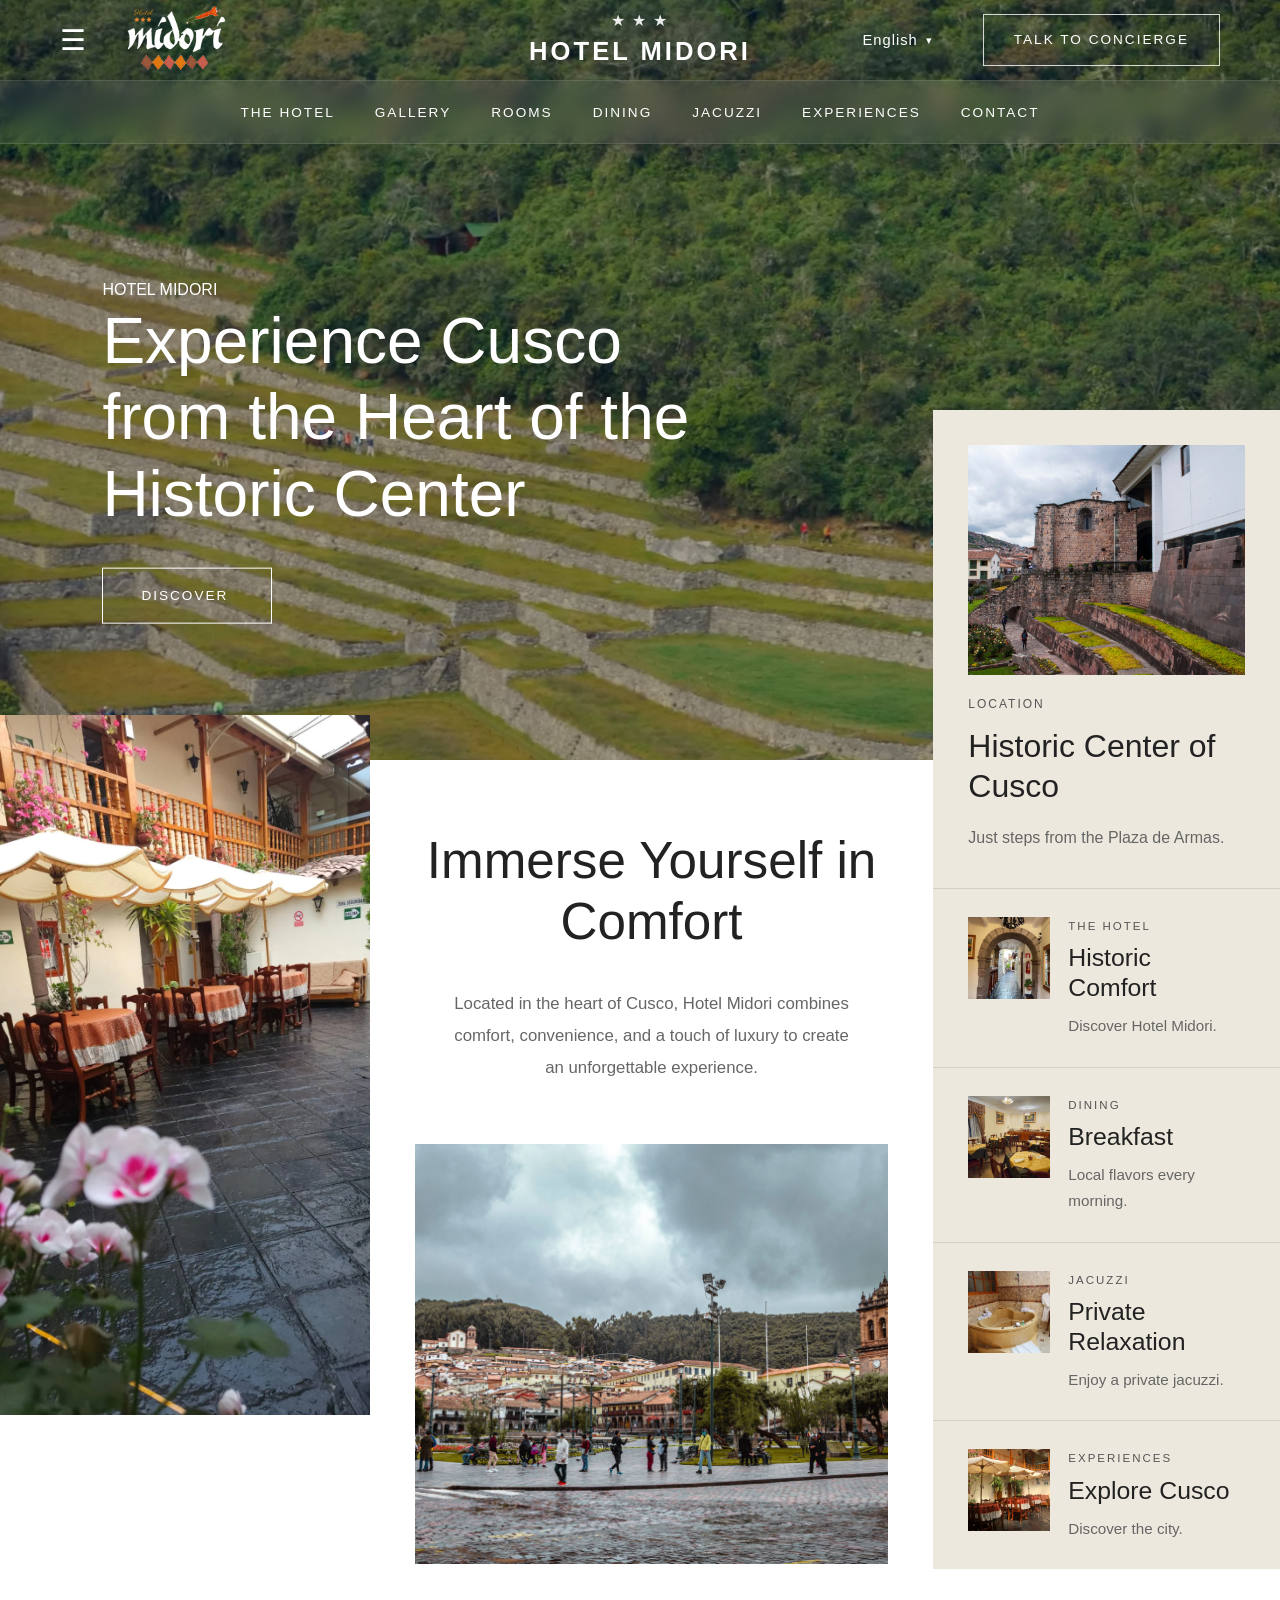
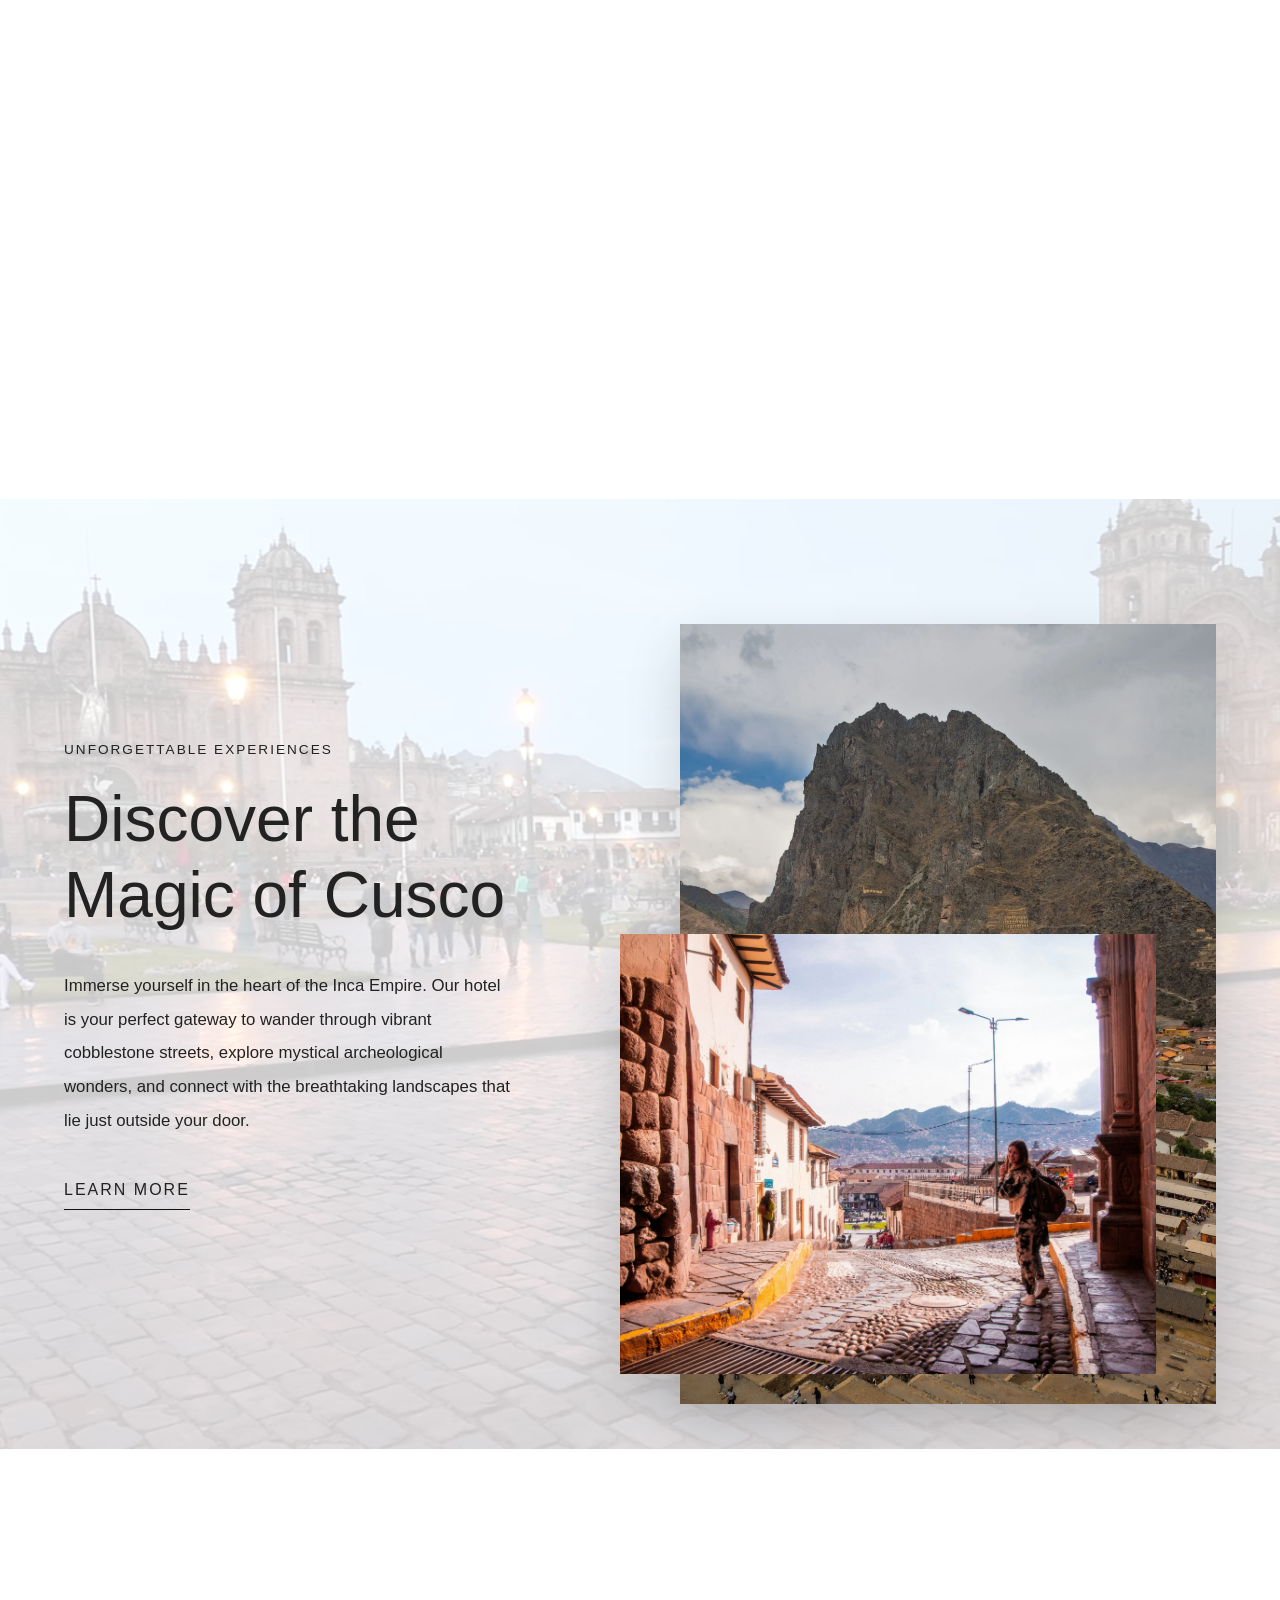
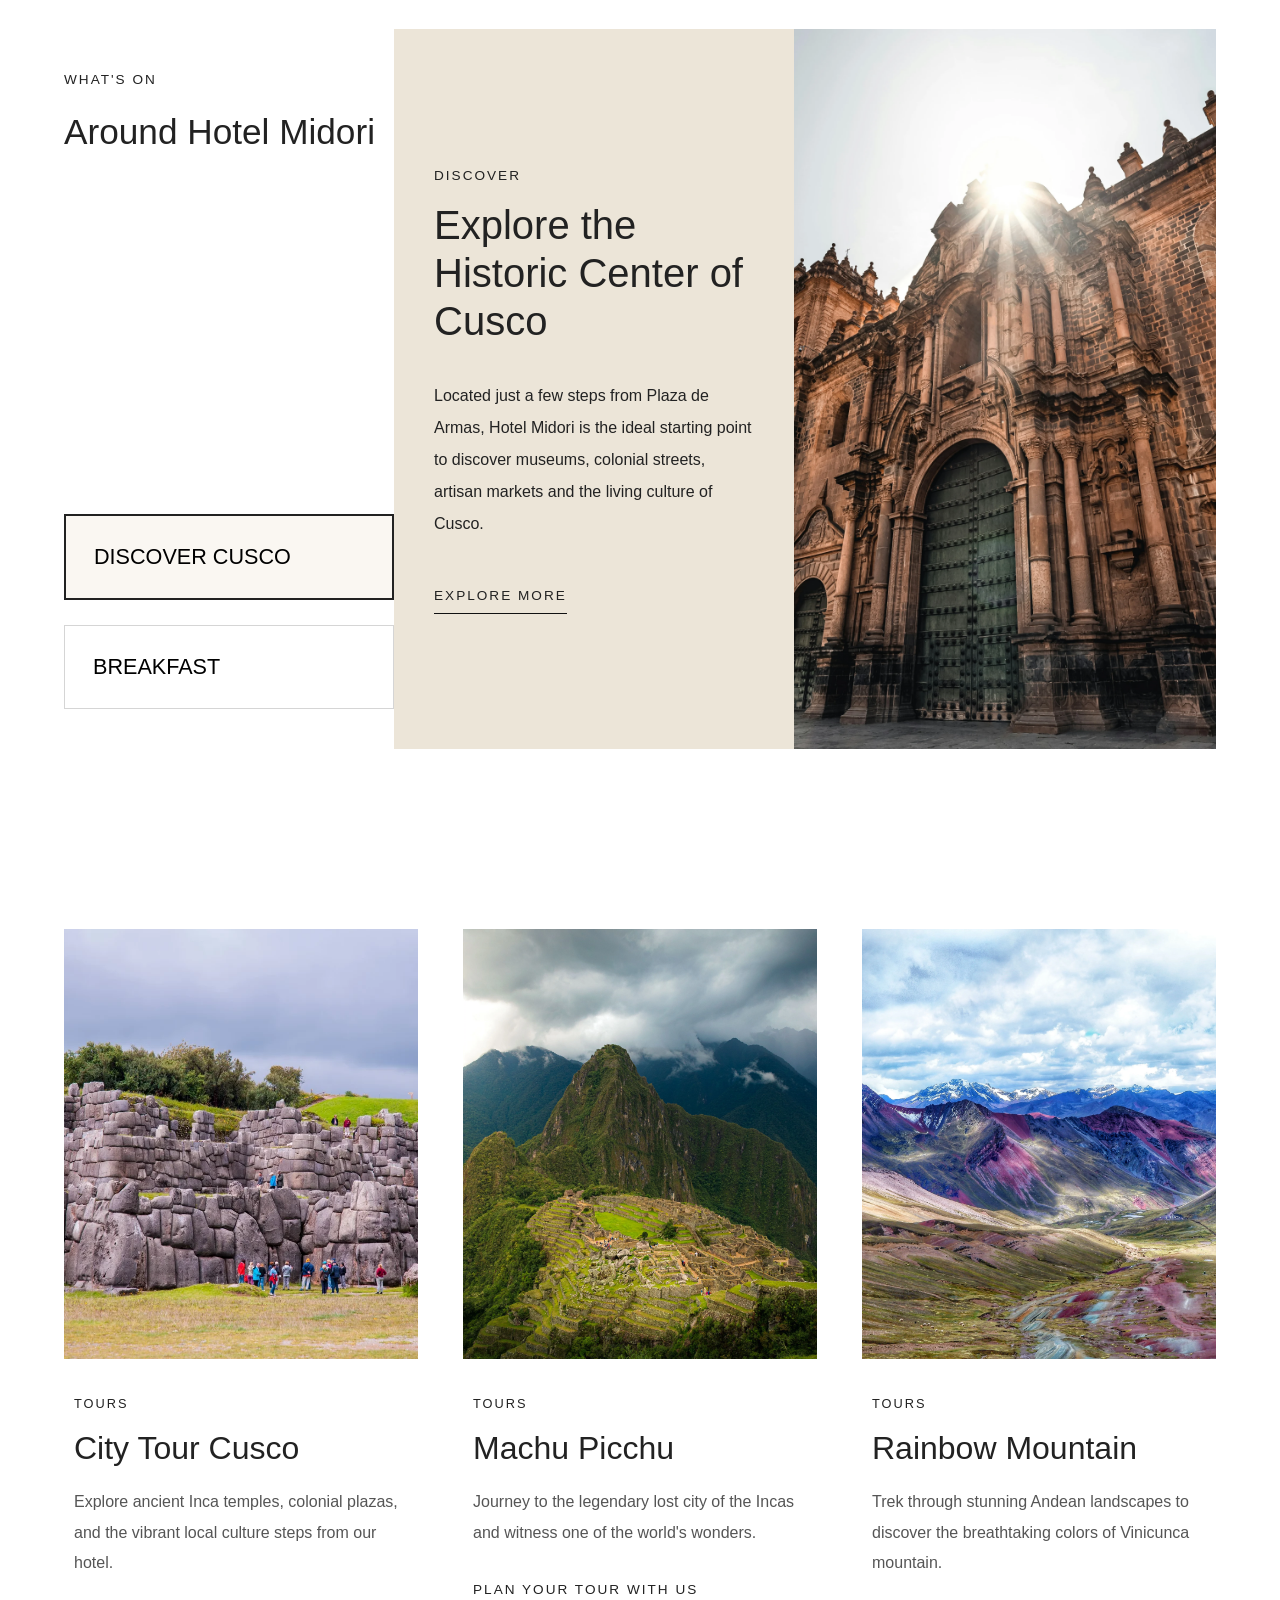
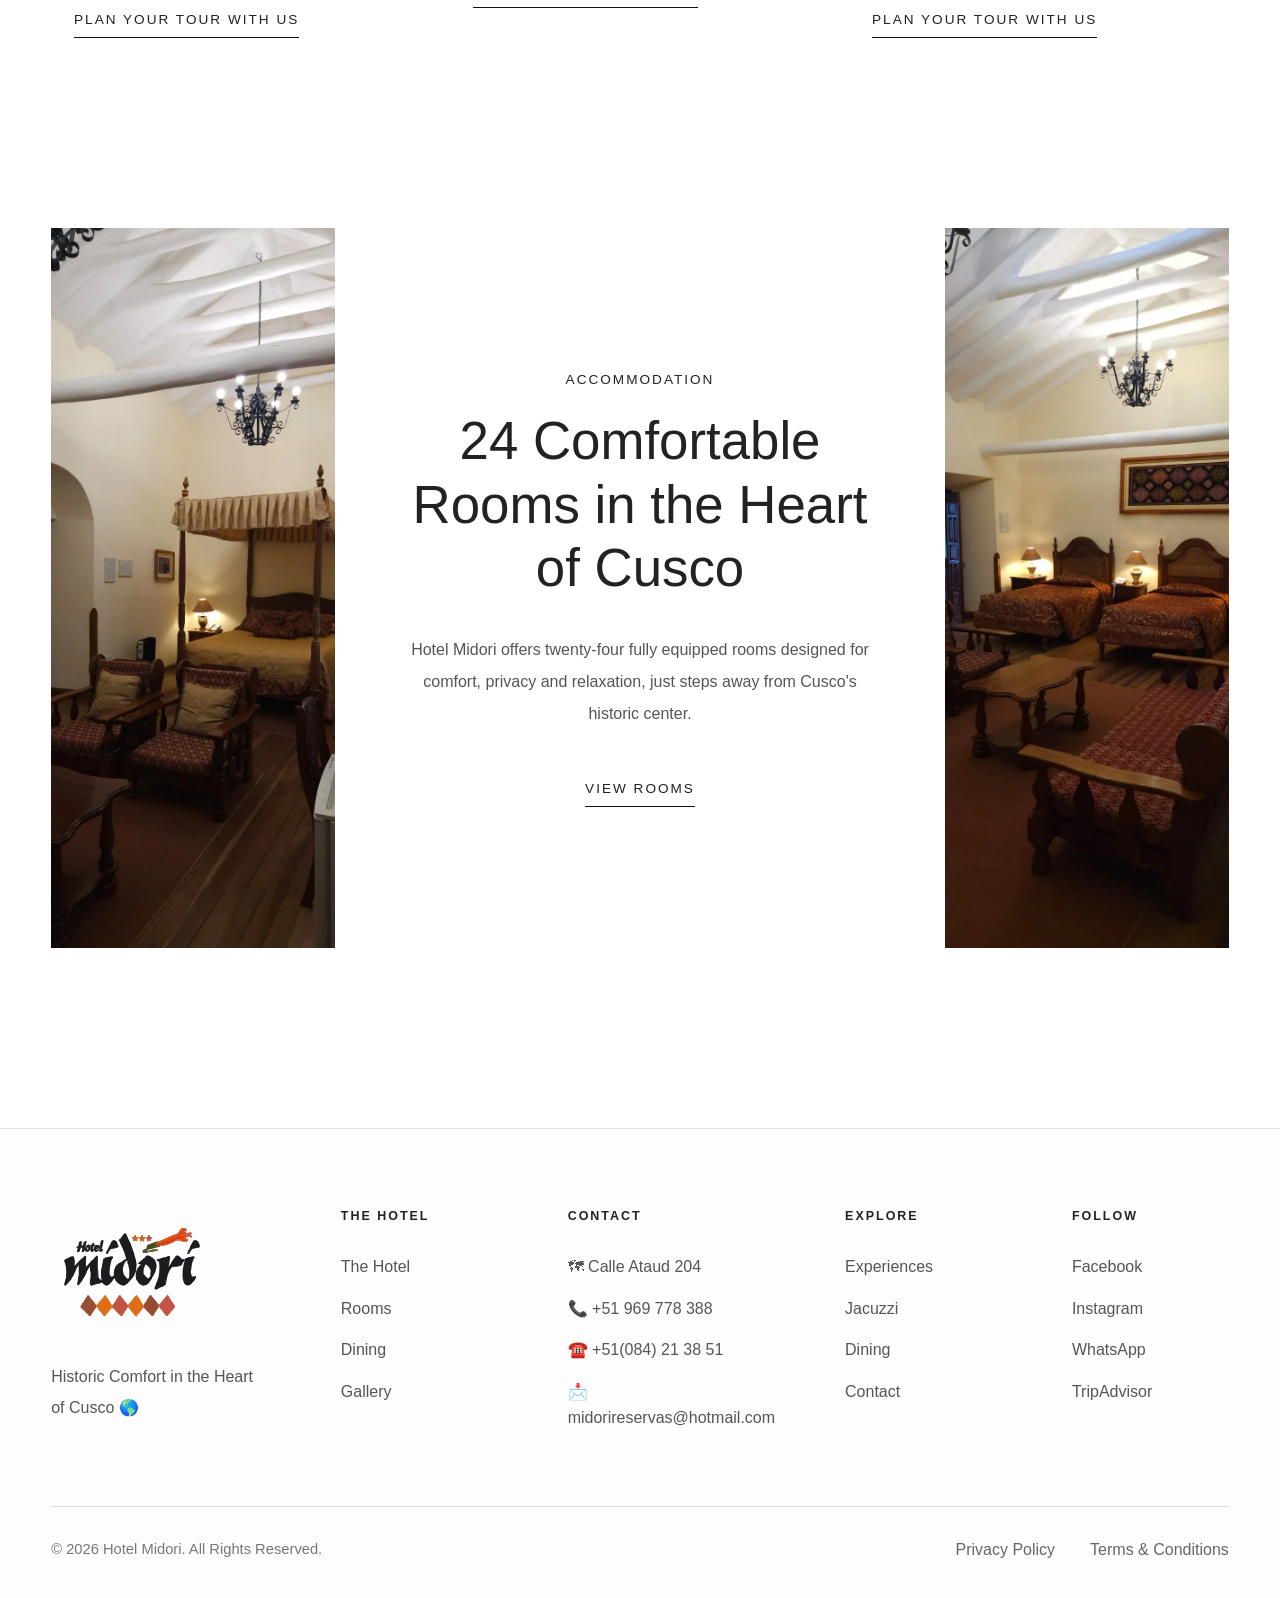
<file: index.html>
<!DOCTYPE html>
<html lang="en">
<head>
    <meta charset="UTF-8">
    <meta name="viewport" content="width=device-width, initial-scale=1.0">
    <title>Hotel Midori | Historic Hotel in Cusco, Peru</title>

    <meta name="description"
    content="Experience Hotel Midori, a charming colonial hotel in the heart of Cusco offering elegant rooms, personalized service, authentic hospitality and an unforgettable stay just steps from the Plaza de Armas.">

    <meta name="keywords"
    content="Hotel Midori, Cusco hotel, hotel in Cusco, Peru hotel, colonial hotel Cusco, accommodation Cusco, boutique hotel Cusco, hotel near Plaza de Armas">

    <meta name="robots" content="index, follow">
    <meta name="author" content="Hotel Midori">
    <meta name="theme-color" content="#fdfdfd">

    <meta property="article:publisher"
    content="https://www.facebook.com/hotelmidori.cuscoperu">

    <link rel="canonical" href="https://hotelmidori.com/">

    <meta property="og:type" content="website">

    <meta property="og:site_name" content="Hotel Midori">

    <meta property="og:title"
    content="Hotel Midori | Historic Hotel in Cusco">

    <meta property="og:description"
    content="Experience Hotel Midori, a charming colonial hotel in the heart of Cusco offering elegant rooms, personalized service and authentic hospitality.">

    <meta property="og:url"
    content="https://hotelmidori.com/">

    <meta property="og:image"
    content="https://hotelmidori.com/assets/img/seo/cover.webp">

    <meta property="og:image:width"
    content="1200">

    <meta property="og:image:height"
    content="630">

    <meta property="og:locale"
    content="en_US">

    <!-- FAVICON -->
    <link rel="icon" href="assets/img/logo/logocontrolT.svg" type="image/svg+xml">

    <link rel="stylesheet" href="assets/css/style.css">
    <link rel="stylesheet" href="assets/css/index.css">

    <script type="application/ld+json">
    {
    "@context":"https://schema.org",
    "@type":"Hotel",

    "name":"Hotel Midori",

    "url":"https://hotelmidori.com",

    "image":"https://hotelmidori.com/assets/img/seo/cover.webp",

    "telephone":"+51969778388",

    "email":"midorireservas@hotmail.com",

    "address":{

        "@type":"PostalAddress",

        "streetAddress":"Calle Ataud 204",

        "addressLocality":"Cusco",

        "addressRegion":"Cusco",

        "postalCode":"08002",

        "addressCountry":"PE"

    },

    "sameAs":[

        "https://www.facebook.com/hotelmidori.cuscoperu"

    ]

    }
    </script>
</head>
<body>

    <!-- HEADER -->
    <header class="site-header">

        <div class="header-top">

            <div class="header-left">
                <button class="menu-toggle">☰</button>
                <!-- Contenedor de las 3 estrellas -->
                <div class="header-logo">
                    <a   href="index.html" class="logo">
                    <img
                        src="assets/img/logo/logo-blanco.png"
                        alt="Hotel Midori">
                    </a>
                </div>

            </div>
            <!--==================================================
            HAMBURGER BUTTON
            ==================================================-->

            <button
                class="menu-toggle"
                id="menuToggle"
                aria-label="Open navigation">

                <span></span>

                <span></span>

                <span></span>

            </button>





            <div class="header-center">
                <!-- Contenedor de las 3 estrellas -->
                <div class="hotel-stars">
                    <span>★</span><span>★</span><span>★</span>
                </div>

                <a   href="index.html" class="logo">
                    HOTEL MIDORI 
                </a>
                
            </div>

            <div class="header-right">

                <!--==================================================
                LANGUAGE SELECTOR
                ==================================================-->

                <div class="language-selector">

                    <button class="language-btn" id="languageBtn">

                        <span id="currentLanguage">

                            English

                        </span>

                        <span class="language-arrow">

                            ▾

                        </span>

                    </button>


                    <ul class="language-menu" id="languageMenu">

                        <li data-lang="en">

                            English

                        </li>

                        <li data-lang="es">

                            Español

                        </li>

                        <li data-lang="fr">

                            Français

                        </li>

                        <li data-lang="de">

                            Deutsch

                        </li>

                        <li data-lang="pt">

                            Português

                        </li>

                        <li data-lang="it">

                            Italiano

                        </li>

                        <li data-lang="ja">

                            日本語

                        </li>

                    </ul>

                </div>

                <a href="https://wa.me/51969778388?text=Hello!%20I%20need%20expert%20advice%20for%20my%20trip%20to%20Cusco." 
                class="book-btn" target="_blank" rel="noopener noreferrer"
                data-i18n="nav.TALK_TO">
                    TALK TO CONCIERGE <!--GET ADVICE/SPEAK TO AN EXPERT/BOOK NOW-->
                </a>

            </div>

        </div>

        <nav class="main-navigation">

            <ul>

                <li>
                    <a href="pages/the-hotel.html" data-i18n="nav.hotel">
                        THE HOTEL
                    </a>
                </li>

                <li>
                    <a href="pages/gallery.html" data-i18n="nav.gallery">
                        GALLERY
                    </a>
                </li>

                <li>
                    <a href="pages/rooms.html" data-i18n="nav.rooms">
                        ROOMS
                    </a>
                </li>

                <li>
                    <a href="pages/dining.html" data-i18n="nav.dining">
                        DINING
                    </a>
                </li>

                <li>
                    <a href="pages/jacuzzi.html" data-i18n="nav.jacuzzi">
                        JACUZZI
                    </a>
                </li>

                <li>
                    <a href="pages/experiences.html" data-i18n="nav.experiences">
                        EXPERIENCES
                    </a>
                </li>

                <li>
                    <a href="pages/contact.html" data-i18n="nav.contact">
                        CONTACT
                    </a>
                </li>

            </ul>

        </nav>

    </header>

                <!--==================================================
            SIDE MENU
            ==================================================-->

            <nav class="side-menu" id="sideMenu">

                <button
                    class="close-menu"
                    id="closeMenu"
                    aria-label="Close menu">

                    ✕

                </button>


                <ul>

                    <li>

                        <a href="index.html" data-i18n="hamburger.index">

                            Home

                        </a>

                    </li>

                    <li>

                        <a href="pages/the-hotel.html" data-i18n="hamburger.hotel">

                            The Hotel

                        </a>

                    </li>

                    <li>

                        <a href="pages/gallery.html" data-i18n="hamburger.gallery">

                            Gallery

                        </a>

                    </li>

                    <li>

                        <a href="pages/rooms.html" data-i18n="hamburger.rooms">

                            Rooms

                        </a>

                    </li>

                    <li>

                        <a href="pages/dining.html" data-i18n="hamburger.dining">

                            Dining

                        </a>

                    </li>

                    <li>

                        <a href="pages/jacuzzi.html" data-i18n="hamburger.jacuzzi">

                            Jacuzzi

                        </a>

                    </li>

                    <li>

                        <a href="pages/experiences.html" data-i18n="hamburger.experiences">

                            Experiences

                        </a>

                    </li>

                    <li>

                        <a href="pages/contact.html" data-i18n="hamburger.contact">

                            Contact

                        </a>

                    </li>

                </ul>


                <a

                    href="https://wa.me/51969778388?text=Hello!%20I%20would%20like%20to%20check%20room%20availability."

                    class="side-book-btn"

                    target="_blank"
                    data-i18n="hamburger.bookNow">

                    BOOK NOW

                </a>

            </nav>


            <div class="menu-overlay" id="menuOverlay"></div>

<main>

    <!-- HERO -->
    <section class="hero">

        <video poster="assets/img/discover/videoframe1.webp" 
            preload="auto" autoplay muted loop playsinline>
            <source
                src="assets/video/hero/hero-video.webm"
                type="video/webm">
        </video>

        <div class="hero-content">

            <span data-i18n="hero.index.span">HOTEL MIDORI</span>

            <h1 data-i18n="hero.index.h1">
                Experience Cusco from the Heart of the Historic Center
            </h1>

            <a href="#about-midori" class="hero-btn" data-i18n="hero.index.btn">

                DISCOVER

            </a>

        </div>

    </section>


<!-- ======================================================
     LOCATION INTRO
====================================================== -->

<section class="location-intro">

    <div class="location-layout">

        <!-- LEFT -->

        <div class="location-left">

            <img src="assets/img/hero/intro-left.webp"
                 alt="Hotel Midori">

        </div>


        <!-- CENTER -->

        <div class="location-middle">

            <h2 data-i18n="location.middle.title">

                Immerse Yourself in Comfort

            </h2>

            <p data-i18n="location.middle.description">

                Located in the heart of Cusco,
                Hotel Midori combines comfort,
                warmth and personalized service
                only steps from the Plaza de Armas.

            </p>

            <img
                src="assets/img/hero/intro-center.webp"
                class="middle-image"
                alt="Hotel Midori">

        </div>


        <!-- RIGHT -->

        <aside class="location-right">

            <div class="location-card">

                <img src="assets/img/hero/intro-location.webp">

                <span data-i18n="location.right.location">

                    LOCATION

                </span>

                <h3 data-i18n="location.right.title">

                    Historic Center of Cusco

                </h3>

                <p data-i18n="location.right.description">

                    Just steps from the Plaza de Armas.

                </p>

            </div>


            <a href="pages/the-hotel.html" class="side-item">

                <img src="assets/img/hero/sidebar-hotel.webp">

                <div>

                    <span data-i18n="location.right.theHotel">THE HOTEL</span>

                    <h4 data-i18n="location.right.theHotelTitle">Historic Comfort</h4>

                    <p data-i18n="location.right.theHotelDescription">

                        Discover Hotel Midori.

                    </p>

                </div>

            </a>


            <a href="pages/dining.html" class="side-item">

                <img src="assets/img/hero/sidebar-dining.webp">

                <div>

                    <span data-i18n="location.right.dining">DINING</span>

                    <h4 data-i18n="location.right.breakfast">Breakfast</h4>

                    <p data-i18n="location.right.diningDescription">
                        Local flavors every morning.

                    </p>

                </div>

            </a>


            <a href="pages/jacuzzi.html" class="side-item">

                <img src="assets/img/hero/sidebar-jacuzzi.webp">

                <div>

                    <span data-i18n="location.right.jacuzzi">JACUZZI</span>

                    <h4 data-i18n="location.right.jacuzziTitle">Private Relaxation</h4>

                    <p data-i18n="location.right.jacuzziDescription">
                        Enjoy a private jacuzzi.

                    </p>

                </div>

            </a>


            <a href="pages/experiences.html" class="side-item">

                <img src="assets/img/hero/sidebar-experiences.webp">

                <div>

                    <span data-i18n="location.right.experiences">EXPERIENCES</span>

                    <h4 data-i18n="location.right.experiencesTitle">Explore Cusco</h4>

                    <p data-i18n="location.right.experiencesDescription">
                        Discover the city.

                    </p>

                </div>

            </a>

        </aside>

    </div>

</section>

    <!-- ABOUT MIDORI -->
<section class="about-midori" id="about-midori">

    <video
        poster="assets/img/discover/videoframe2.webp"
        preload="none"
        class="about-video"
        autoplay
        muted
        loop
        playsinline>

        <source
            src="assets/video/hotel/about-background.webm"
            type="video/webm">

    </video>

    <div class="about-overlay"></div>

    <div class="about-container">

        <div class="about-text">

            <span data-i18n="about.span">UNFORGETTABLE EXPERIENCES</span>

            <h2 data-i18n="about.h2">Discover the Magic of Cusco</h2>

            <p data-i18n="about.p">
                Immerse yourself in the heart of the Inca Empire. Our hotel is 
                your perfect gateway to wander through vibrant cobblestone streets, 
                explore mystical archeological wonders, and connect with the breathtaking 
                landscapes of the Sacred Valley. Your ultimate Peruvian adventure begins right 
                outside your door.
            </p>

            <a href="pages/the-hotel.html" class="about-btn"
            data-i18n="about.a">
                LEARN MORE
            </a>

        </div>

        <div class="about-images">

            <img
                class="about-large"
                src="assets/img/hero/about-main.webp"
                alt="Restaurant">

            <img
                class="about-small"
                src="assets/img/hero/about-secondary.webp"
                alt="Restaurant Interior">

        </div>

    </div>

</section>

    <!-- =========================================
        DISCOVER SHOWCASE
    ========================================== -->

<section class="discover-showcase">

        <!-- MENÚ IZQUIERDO -->

        <aside class="discover-menu">

            <div class="discover-header">

                <span data-i18n="index.discover.menu_header">WHAT'S ON</span>

                <h2 id="discoverSectionTitle" data-i18n="index.discover.menu_title">
                    Around Hotel Midori
                </h2>

            </div>

            <div class="discover-options">

                <button
                    class="discover-btn active"
                    data-item="0"
                    id="btn-discover-0">

                    DISCOVER CUSCO

                </button>

                <button
                    class="discover-btn"
                    data-item="1"
                    id="btn-discover-1">

                    BREAKFAST

                </button>

            </div>

        </aside>

        <!-- CONTENIDO -->

        <article class="discover-content">

            <span id="discoverTag">

                DISCOVER

            </span>

            <h2 id="discoverTitle">

                Explore the Historic Center of Cusco

            </h2>

            <p id="discoverDescription">

                Located just a few steps from Plaza de Armas,
                Hotel Midori is the perfect starting point to
                discover museums, churches, local markets and
                the living culture of Cusco.

            </p>

            <a
                id="discoverLink" href="">

                Explore more

            </a>

        </article>

        <!-- IMAGEN -->

        <div class="discover-photo">

            <img

                id="discoverImage"

                src="assets/img/hero/discover-cusco.webp"

                alt="Discover">

        </div>

    </section>


    <!-- =========================================
        FEATURE CARDS
    ========================================== -->

    <section class="feature-cards">

        <article class="feature-card">

            <img
                src="assets/img/hero/experience-tour-1.webp"
                alt="Jacuzzi">

            <div class="feature-info">

                <span data-i18n="featureCard.span">
                    TOURS
                </span>

                <h3 data-i18n="featureCard.cityTourTitle">
                    City Tour Cusco
                </h3>

                <p data-i18n="featureCard.cityTourDescription">

                    Explore ancient Inca temples, colonial plazas, and the vibrant local culture steps from our hotel.

                </p>

                <a href="https://wa.me/51969778388" target="_blank" rel="noopener noreferrer"
                data-i18n="featureCard.link">
                    PLAN YOUR TOUR WITH US
                </a>

            </div>

        </article>


        <article class="feature-card">
            <img
                src="assets/img/hero/experience-tour-2.webp"
                alt="Experiences">

            <div class="feature-info">

                <span data-i18n="featureCard.span">

                    TOURS

                </span>

                <h3 data-i18n="featureCard.machuPicchuTitle">

                    Machu Picchu

                </h3>

                <p data-i18n="featureCard.machuPicchuDescription">

                    Journey to the legendary lost city of the Incas and witness one of the world's wonders.

                </p>

                <a href="https://wa.me/51969778388" target="_blank" rel="noopener noreferrer"
                data-i18n="featureCard.link">
                    PLAN YOUR TOUR WITH US
                </a>

            </div>

        </article>

        <article class="feature-card">

            <img
                src="assets/img/hero/experience-tour-3.webp"
                alt="Tours">

            <div class="feature-info">

                <span data-i18n="featureCard.span">

                    TOURS

                </span>

                <h3 data-i18n="featureCard.rainbowMountainTitle">

                    Rainbow Mountain

                </h3>

                <p data-i18n="featureCard.rainbowMountainDescription">

                    Trek through stunning Andean landscapes to discover the breathtaking colors of Vinicunca mountain.

                </p>

                <a href="https://wa.me/51969778388" target="_blank" rel="noopener noreferrer"
                data-i18n="featureCard.link">
                    PLAN YOUR TOUR WITH US
                </a>

            </div>

        </article>

    </section>

    <!-- =========================================
        ACCOMMODATION
    ========================================== -->

    <section class="accommodation">

        <!-- Imagen izquierda -->

        <div class="accommodation-image">

            <img
                src="assets/img/rooms/room-left.webp"
                alt="Room">

        </div>

        <!-- Texto -->

        <div class="accommodation-content">

            <span data-i18n="accommodation.span">

                ACCOMMODATION

            </span>

            <h2 data-i18n="accommodation.h2">

                24 Comfortable Rooms
                in the Heart of Cusco

            </h2>

            <p data-i18n="accommodation.p">

                Hotel Midori offers twenty-four fully equipped rooms designed for
                comfort, privacy and relaxation, just steps away from Cusco's
                historic Plaza de Armas.

            </p>

            <a href="pages/rooms.html" class="accommodation-btn"
            data-i18n="accommodation.btn">

                VIEW ROOMS

            </a>

        </div>

        <!-- Imagen derecha -->

        <div class="accommodation-image">

            <img
                src="assets/img/rooms/room-right.webp"
                alt="Room">

        </div>

    </section>




</main>



<!-- ====================FOOTER=====================  -->
<footer>

    <div class="footer-container">

        <div class="footer-grid">

            <!-- Logo -->

            <div class="footer-brand">

                <img
                    src="assets/img/logo/logoNegro.svg"
                    alt="Hotel Midori">

                <p class="footer-column">
                    <a href="pages/contact.html#contact-info" class="footer-location-link"
                    data-i18n="footer.location">
                        Historic Comfort in the Heart of Cusco 🌎
                    </a>
                </p>

            </div>


            <!-- Hotel -->

            <div class="footer-column">

                <h4 data-i18n="footer.Hotel">

                    THE HOTEL

                </h4>

                <a href="pages/the-hotel.html" data-i18n="footer.theHotel">The Hotel</a>

                <a href="pages/rooms.html" data-i18n="footer.rooms">Rooms</a>

                <a href="pages/dining.html" data-i18n="footer.dining">Dining</a>

                <a href="pages/gallery.html" data-i18n="footer.gallery">Gallery</a>

            </div>


            <!-- Contact -->

            <div class="footer-column">

                <h4 data-i18n="footer.contact">

                    CONTACT

                </h4>

                <a href="pages/contact.html">

                    🗺 Calle Ataud 204

                </a>

                <a href="https://wa.me/51969778388" target="_blank">

                    📞 +51 969 778 388
                    
                </a>

                <a href="tel:+51084213851" target="_blank">

                    ☎️ +51(084) 21 38 51

                </a>

                <a href="mailto:midorireservas@hotmail.com" target="_blank">

                    📩 midorireservas@hotmail.com

                </a>

            </div>


            <!-- Explore -->

            <div class="footer-column">

                <h4 data-i18n="footer.explore">

                    EXPLORE

                </h4>

                <a href="pages/experiences.html" data-i18n="footer.experiences">Experiences</a>

                <a href="pages/jacuzzi.html" data-i18n="footer.jacuzzi">Jacuzzi</a>

                <a href="pages/dining.html" data-i18n="footer.dining">Dining</a>

                <a href="pages/contact.html" data-i18n="footer.contact">Contact</a>

            </div>


            <!-- Social -->

            <div class="footer-column">

                <h4 data-i18n="footer.follow">

                    FOLLOW

                </h4>

                <a href="https://www.facebook.com/hotelmidori.cuscoperu#" target="_blank">Facebook</a>

                <a href="https://www.instagram.com/hotelmidoricusco/" target="_blank">Instagram</a>

                <a href="https://wa.me/51969778388" target="_blank">WhatsApp</a>

                <a href="https://www.tripadvisor.com/Hotel_Review-g294314-d647484-Reviews-Midori_Hotel-Cusco_Cusco_Region.html" target="_blank">TripAdvisor</a>
            </div>

        </div>


        <div class="footer-bottom">

            <p data-i18n="footer.rights">

                © 2026 Hotel Midori.
                All Rights Reserved.

            </p>

            <div>

                <a href="pages/privacyPolicy.html#legal-header" target="_blank"
                data-i18n="footer.privacyPolicy">

                    Privacy Policy

                </a>

                <a href="pages/termsConditions.html#legal-content" target="_blank"
                data-i18n="footer.termsConditions">

                    Terms & Conditions

                </a>

            </div>

        </div>

    </div>

</footer>

    <!-- Widget Flotante de WhatsApp -->
    <div class="wsp-widget" id="wspWidget">
        <!-- Cabecera del chat (Aquí pones la foto y nombre) -->
        <div class="wsp-header">
            <img src="assets/img/logo/logo-midori.webp" alt="Hotel Midori" class="wsp-avatar">
            <div class="wsp-hotel-info">
                <h4>Hotel Midori</h4>
                <span data-i18n="wsp.teamReplies">Our team usually replies in minutes</span>
            </div>
            <button class="wsp-close" id="wspClose">×</button>
        </div>
        
        <!-- Cuerpo del chat (El mensaje de bienvenida) -->
        <div class="wsp-body">
            <p class="wsp-msg" data-i18n="wsp.welcomeMessage">
                Hello! 👋 Thank you for visiting Hotel Midori. How can our travel experts assist you today?
            </p>
        </div>
        
        <!-- Botón de acción real -->
        <div class="wsp-footer">
            <a href="https://wa.me/51969778388?text=Hello!%20I%20need%20expert%20advice%20for%20my%20trip%20to%20Cusco." 
            target="_blank" 
            rel="noopener noreferrer" 
            class="wsp-chat-btn" data-i18n="wsp.startChat">
                Start Chat
            </a>
        </div>
    </div>

    <script src="assets/js/index.js"></script>
    <script src="assets/js/unified.js"></script>

</body>
</html>
</file>
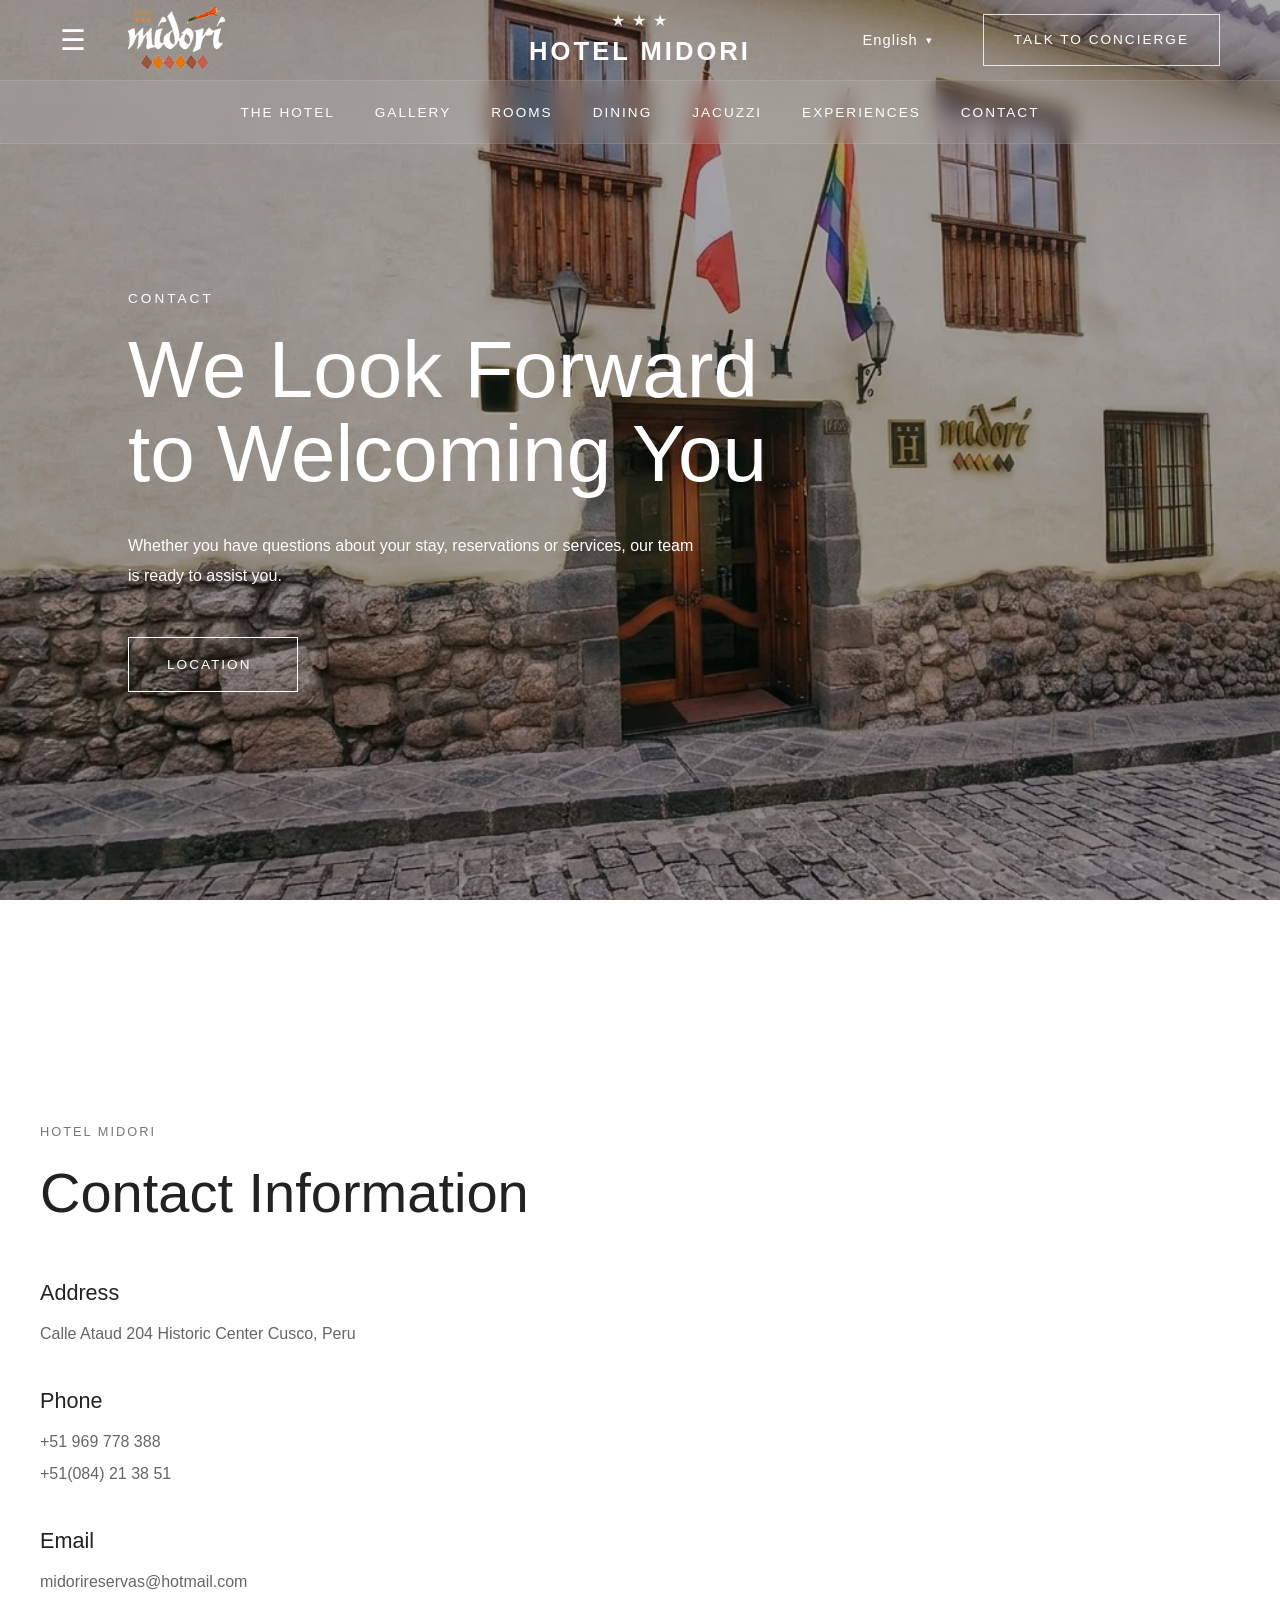
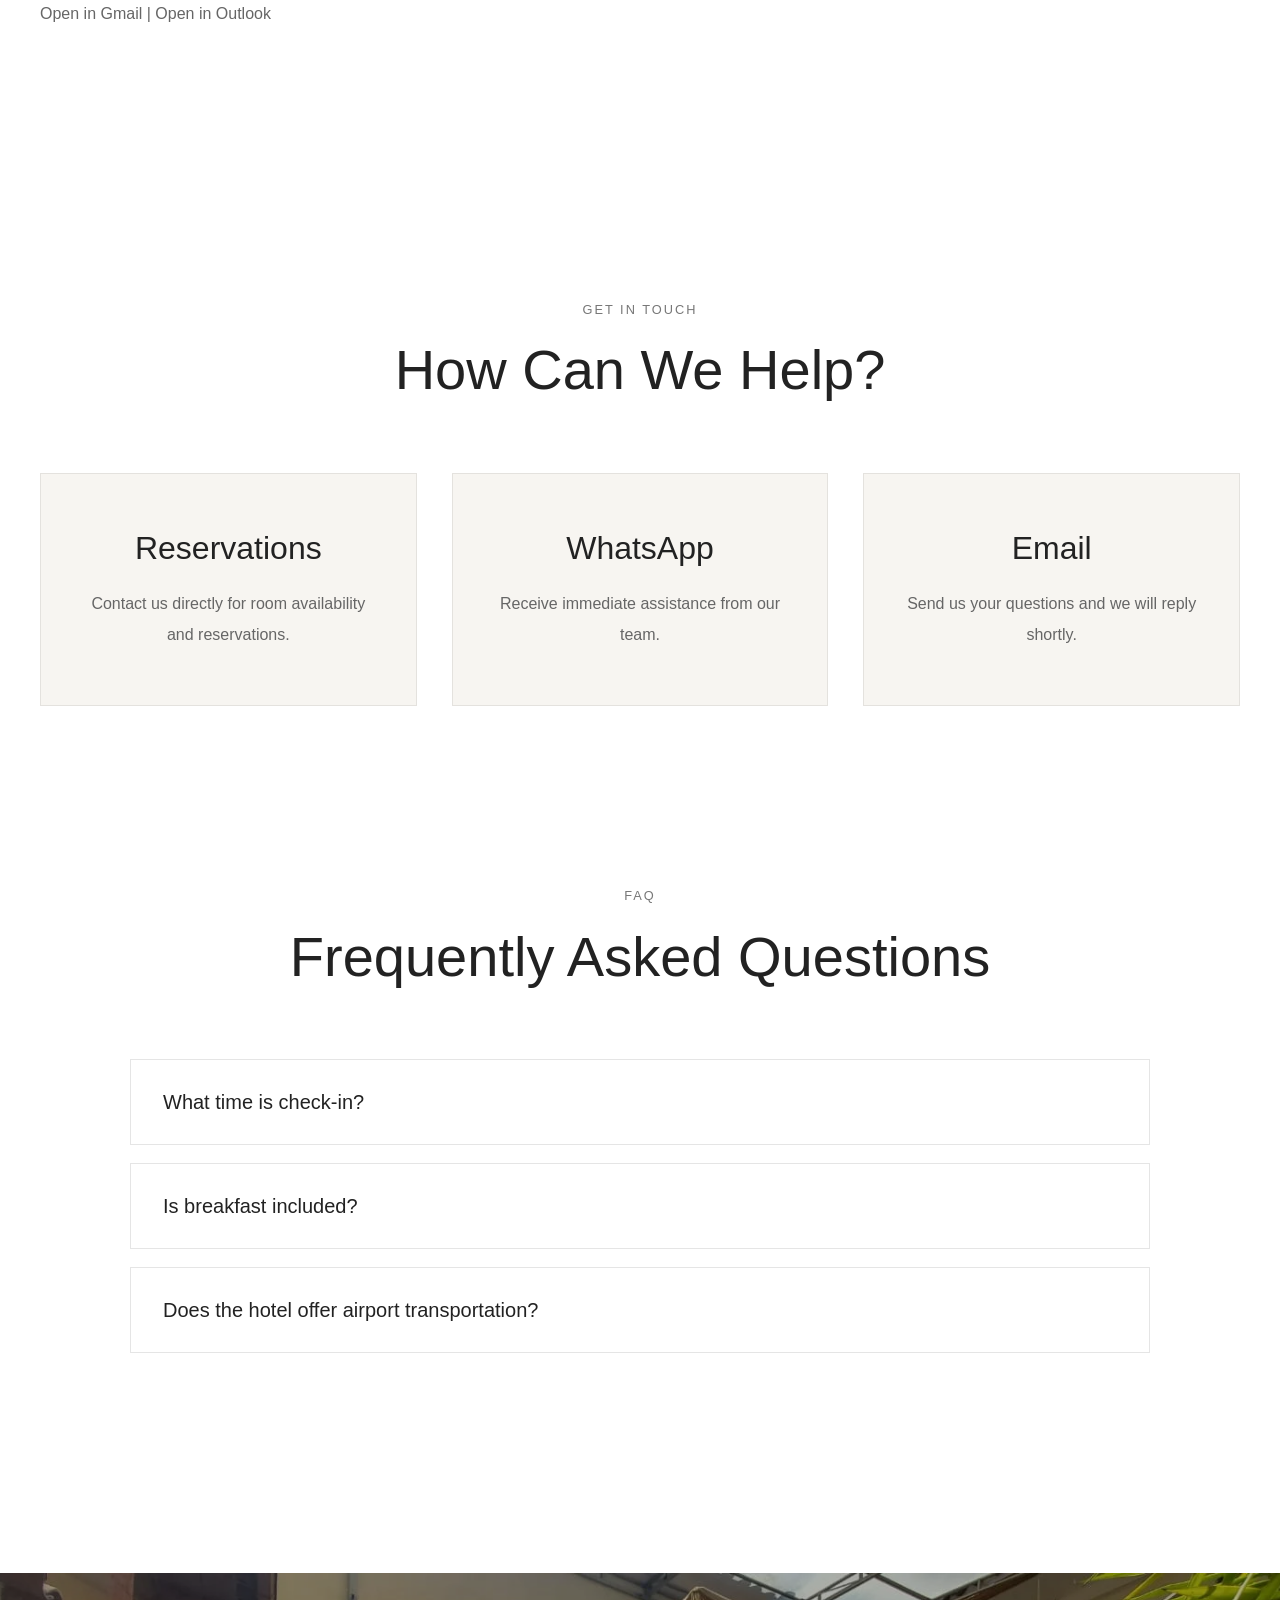
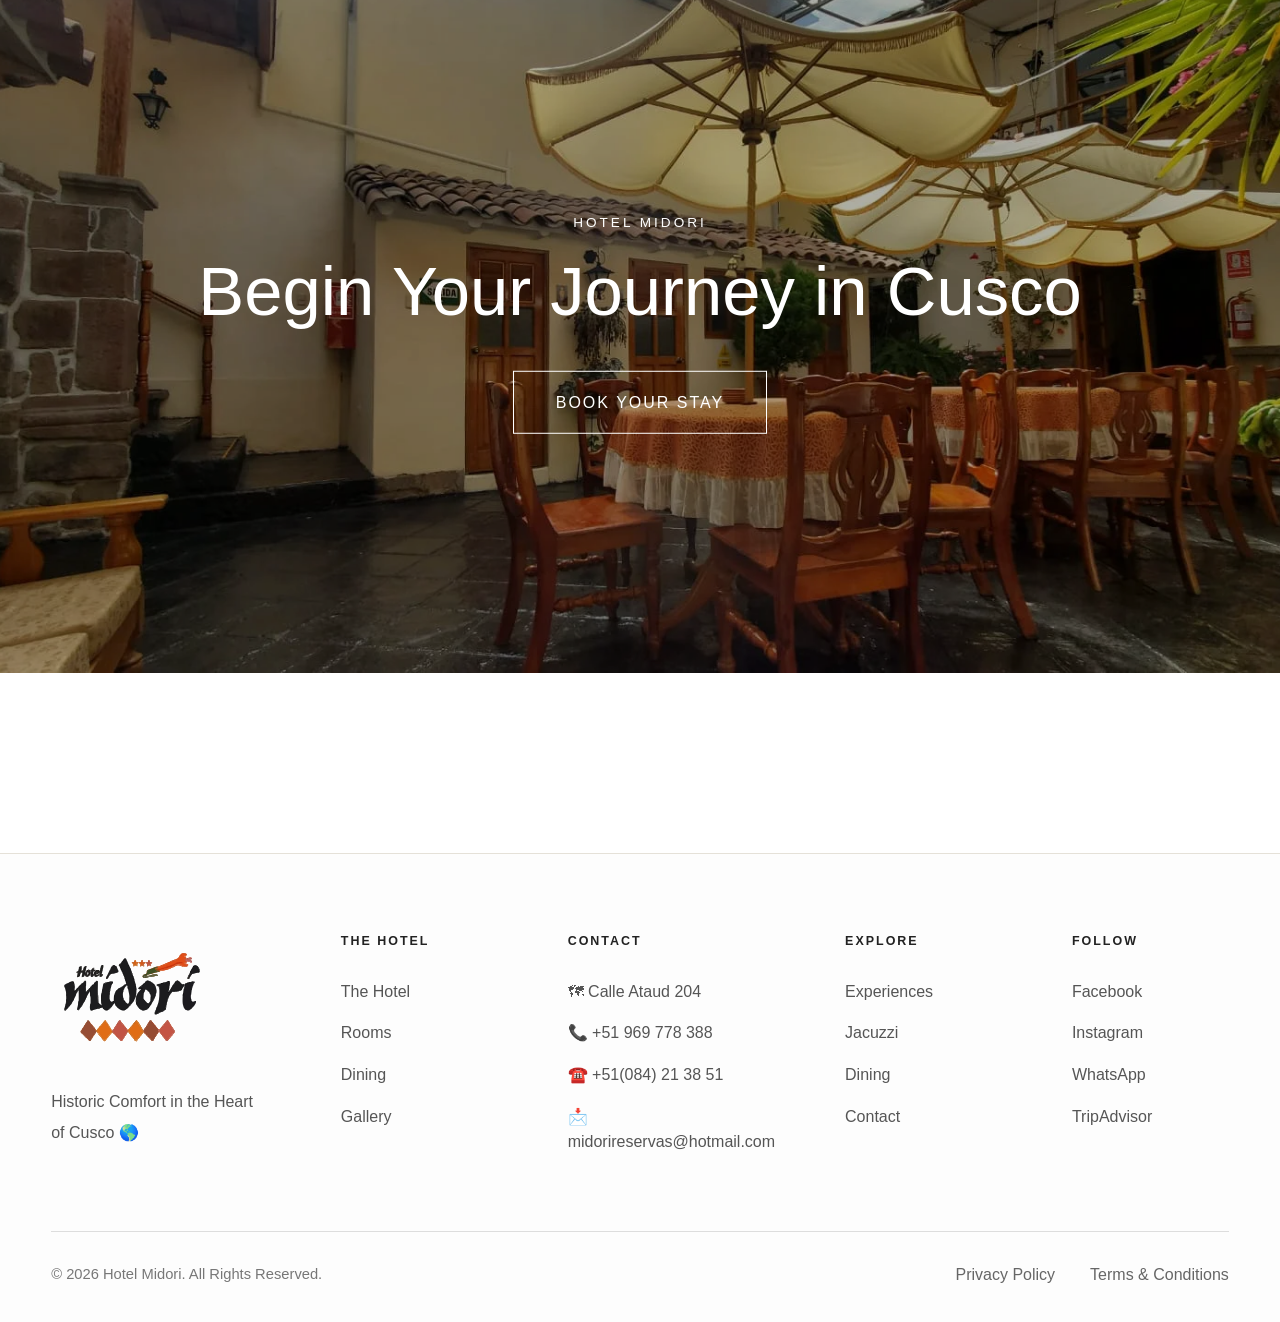
<file: pages/contact.html>
<!DOCTYPE html>
<html lang="en">
<head>
    <meta charset="UTF-8">
    <meta name="viewport" content="width=device-width, initial-scale=1.0">
    <title>Contact | Hotel Midori Cusco</title>

    <meta name="description"
    content="Contact Hotel Midori in Cusco to book your stay, ask questions or receive personalized assistance. We are ready to help you plan your visit.">

    <meta name="keywords"
    content="Hotel Midori contact, book Hotel Midori, Cusco reservations, hotel reservation Peru">

    <meta name="robots" content="index, follow">
    <meta name="author" content="Hotel Midori">
    <meta name="theme-color" content="#fdfdfd">

    <meta property="article:publisher"
    content="https://www.facebook.com/hotelmidori.cuscoperu">

    <link rel="canonical" href="https://hotelmidori.com/pages/contact.html">

    <meta property="og:title"
    content="Contact | Hotel Midori">

    <meta property="og:description"
    content="Contact Hotel Midori and plan your next stay in Cusco.">

    <meta property="og:url"
    content="https://hotelmidori.com/pages/contact.html">

    <meta property="og:image"
    content="https://hotelmidori.com/assets/img/seo/cover.webp">
    

    <!-- FAVICON -->
    <link rel="icon" href="../assets/img/logo/logocontrolT.svg" type="image/svg+xml">
    
    <link rel="stylesheet" href="../assets/css/style.css">
    <link rel="stylesheet" href="../assets/css/contact.css">
    <link rel="stylesheet" href="../assets/css/index.css">


        <script type="application/ld+json">
    {
    "@context":"https://schema.org",
    "@type":"Hotel",

    "name":"Hotel Midori",

    "url":"https://hotelmidori.com",

    "image":"https://hotelmidori.com/assets/img/seo/cover.webp",

    "telephone":"+51969778388",

    "email":"midorireservas@hotmail.com",

    "address":{

        "@type":"PostalAddress",

        "streetAddress":"Calle Ataud 204",

        "addressLocality":"Cusco",

        "addressRegion":"Cusco",

        "postalCode":"08002",

        "addressCountry":"PE"

    },

    "sameAs":[

        "https://www.facebook.com/hotelmidori.cuscoperu"

    ]

    }
    </script>
</head>
<body>

    <!-- HEADER -->
    <header class="site-header">

        <div class="header-top">

            <div class="header-left">
                <button class="menu-toggle">☰</button>
                <!-- Contenedor de las 3 estrellas -->
                <div class="header-logo">
                    <a   href="../index.html" class="logo">
                    <img
                        src="../assets/img/logo/logo-blanco.png"
                        alt="Hotel Midori">
                    </a>
                </div>

            </div>
            <!--==================================================
            HAMBURGER BUTTON
            ==================================================-->

            <button
                class="menu-toggle"
                id="menuToggle"
                aria-label="Open navigation">

                <span></span>

                <span></span>

                <span></span>

            </button>





            <div class="header-center">
                <!-- Contenedor de las 3 estrellas -->
                <div class="hotel-stars">
                    <span>★</span><span>★</span><span>★</span>
                </div>

                <a   href="../index.html" class="logo">
                    HOTEL MIDORI 
                </a>
                
            </div>

            <div class="header-right">

                <!--==================================================
                LANGUAGE SELECTOR
                ==================================================-->

                <div class="language-selector">

                    <button class="language-btn" id="languageBtn">

                        <span id="currentLanguage">

                            English

                        </span>

                        <span class="language-arrow">

                            ▾

                        </span>

                    </button>


                    <ul class="language-menu" id="languageMenu">

                        <li data-lang="en">

                            English

                        </li>

                        <li data-lang="es">

                            Español

                        </li>

                        <li data-lang="fr">

                            Français

                        </li>

                        <li data-lang="de">

                            Deutsch

                        </li>

                        <li data-lang="pt">

                            Português

                        </li>

                        <li data-lang="it">

                            Italiano

                        </li>

                        <li data-lang="ja">

                            日本語

                        </li>

                    </ul>

                </div>

                <a href="https://wa.me/51969778388?text=Hello!%20I%20need%20expert%20advice%20for%20my%20trip%20to%20Cusco." 
                class="book-btn" target="_blank" rel="noopener noreferrer"
                data-i18n="nav.TALK_TO">
                    TALK TO CONCIERGE <!--GET ADVICE/SPEAK TO AN EXPERT/BOOK NOW-->
                </a>

            </div>

        </div>

        <nav class="main-navigation">

            <ul>

                <li>
                    <a href="the-hotel.html" data-i18n="nav.hotel">
                        THE HOTEL
                    </a>
                </li>

                <li>
                    <a href="gallery.html" data-i18n="nav.gallery">
                        GALLERY
                    </a>
                </li>

                <li>
                    <a href="rooms.html" data-i18n="nav.rooms">
                        ROOMS
                    </a>
                </li>

                <li>
                    <a href="dining.html" data-i18n="nav.dining">
                        DINING
                    </a>
                </li>

                <li>
                    <a href="jacuzzi.html" data-i18n="nav.jacuzzi">
                        JACUZZI
                    </a>
                </li>

                <li>
                    <a href="experiences.html" data-i18n="nav.experiences">
                        EXPERIENCES
                    </a>
                </li>

                <li>
                    <a href="contact.html" data-i18n="nav.contact">
                        CONTACT
                    </a>
                </li>

            </ul>

        </nav>

    </header>

                <!--==================================================
            SIDE MENU
            ==================================================-->

            <nav class="side-menu" id="sideMenu">

                <button
                    class="close-menu"
                    id="closeMenu"
                    aria-label="Close menu">

                    ✕

                </button>


                <ul>

                    <li>

                        <a href="../index.html" data-i18n="hamburger.index">

                            Home

                        </a>

                    </li>

                    <li>

                        <a href="the-hotel.html" data-i18n="hamburger.hotel">

                            The Hotel

                        </a>

                    </li>

                    <li>

                        <a href="gallery.html" data-i18n="hamburger.gallery">

                            Gallery

                        </a>

                    </li>

                    <li>

                        <a href="rooms.html" data-i18n="hamburger.rooms">

                            Rooms

                        </a>

                    </li>

                    <li>

                        <a href="dining.html" data-i18n="hamburger.dining">

                            Dining

                        </a>

                    </li>

                    <li>

                        <a href="jacuzzi.html" data-i18n="hamburger.jacuzzi">

                            Jacuzzi

                        </a>

                    </li>

                    <li>

                        <a href="experiences.html" data-i18n="hamburger.experiences">

                            Experiences

                        </a>

                    </li>

                    <li>

                        <a href="contact.html" data-i18n="hamburger.contact">

                            Contact

                        </a>

                    </li>

                </ul>


                <a

                    href="https://wa.me/51969778388?text=Hello!%20I%20would%20like%20to%20check%20room%20availability."

                    class="side-book-btn"

                    target="_blank"
                    
                    data-i18n="hamburger.bookNow">

                    BOOK NOW

                </a>

            </nav>


            <div class="menu-overlay" id="menuOverlay"></div>

<main>

    <!-- ======================================================
         HERO
    ====================================================== -->

    <section class="contact-hero">

        <img
            src="../assets/img/contact/hero.webp"
            alt="Hotel Midori">

        <div class="hero-overlay"></div>

        <div class="hero-content">

            <span data-i18n="hero.contact.span">

                CONTACT

            </span>

            <h1 data-i18n="hero.contact.h1">

                We Look Forward
                <br>
                to Welcoming You

            </h1>

            <p data-i18n="hero.contact.p">

                Whether you have questions about your stay,
                reservations or services,
                our team is ready to assist you.

            </p>

            <a href="#contact-info"
            class="hero-btn" data-i18n="hero.contact.btn">

                Location

            </a>

        </div>

    </section>
    



    <!-- ======================================================
         CONTACT INFORMATION
    ====================================================== -->

<section class="contact-info" id="contact-info">

        <div class="contact-details">

            <span data-i18n="contact.info.span">

                HOTEL MIDORI

            </span>

            <h2 data-i18n="contact.info.h2">

                Contact Information

            </h2>

            <div class="contact-item">

                <h3 data-i18n="contact.info.address.h3">

                    Address

                </h3>

                <p data-i18n="contact.info.address.p">

                    Calle Ataud 204<br>
                    Historic Center<br>
                    Cusco, Peru

                </p>

            </div>

            <div class="contact-item">

                <h3 data-i18n="contact.info.phone.h3">

                    Phone

                </h3>

                <p>

                    <a href="https://wa.me/51969778388" target="_blank">
                    +51 969 778 388</a>

            

                </p>
                <p>
                    <a href="tel:+51084213851" target="_blank">
                    +51(084) 21 38 51</a>

                </p>

            </div>

            <div class="contact-item">

                <h3>
                    <a href="mailto:midorireservas@hotmail.com" target="_blank" data-i18n="contact.info.email.h3">
                    Email</a>

                </h3>

                <p>
                    <a href="mailto:midorireservas@hotmail.com" target="_blank">
                    midorireservas@hotmail.com</a><br>
                    <a href="https://mail.google.com/mail/?view=cm&fs=1&to=midorireservas@hotmail.com" target="_blank" rel="noopener noreferrer" data-i18n="contact.info.email.gmail">
                        Open in Gmail
                    </a> 
                    | 
                    <a href="https://outlook.live.com/default.aspx?rru=compose&to=midorireservas@hotmail.com" target="_blank" rel="noopener noreferrer" data-i18n="contact.info.email.outlook">
                        Open in Outlook
                    </a>
                </p>

            </div>

        </div>



        <div class="contact-map">

            <iframe src="https://www.google.com/maps/embed?pb=!1m18!1m12!1m3!1d3879.337068588008!2d-71.97861309999999!3d-13.5148943!2m3!1f0!2f0!3f0!3m2!1i1024!2i768!4f13.1!3m3!1m2!1s0x916dd6730749d591%3A0xac4ce0ee979373b0!2sHotel%20Midori!5e0!3m2!1ses!2spe!4v1782851646039!5m2!1ses!2spe" 
                width="600" height="450" style="border:0;" 
                allowfullscreen="" loading="lazy" referrerpolicy="strict-origin-when-cross-origin">
            </iframe>

        </div>

    </section>



    <!-- ======================================================
         CONTACT OPTIONS
    ====================================================== -->

    <section class="contact-options">

        <span data-i18n="contact.options.span">

            GET IN TOUCH

        </span>

        <h2 data-i18n="contact.options.h2">

            How Can We Help?

        </h2>

        <div class="options-grid">

            <article>

                <h3 data-i18n="contact.options.card1.h3">

                    Reservations

                </h3>

                <p data-i18n="contact.options.card1.p">

                    Contact us directly for room availability
                    and reservations.

                </p>

            </article>



            <article>

                <h3 data-i18n="contact.options.card2.h3">

                    WhatsApp

                </h3>

                <p data-i18n="contact.options.card2.p">

                    Receive immediate assistance from our team.

                </p>

            </article>



            <article>

                <h3 data-i18n="contact.options.card3.h3">

                    Email

                </h3>

                <p data-i18n="contact.options.card3.p">

                    Send us your questions
                    and we will reply shortly.

                </p>

            </article>

        </div>

    </section>



    <!-- ======================================================
         FAQ
    ====================================================== -->

    <section class="faq">

        <span data-i18n="contact.faq.span">

            FAQ

        </span>

        <h2 data-i18n="contact.faq.h2">

            Frequently Asked Questions

        </h2>

        <div class="faq-list">

            <details>

                <summary data-i18n="contact.faq.q1.summary">

                    What time is check-in?

                </summary>

                <p data-i18n="contact.faq.q1.p">

                    Check-in starts in the afternoon.

                </p>

            </details>

            <details>

                <summary data-i18n="contact.faq.q2.summary">

                    Is breakfast included?

                </summary>

                <p data-i18n="contact.faq.q2.p">

                    Yes, buffet breakfast is included.

                </p>

            </details>

            <details>

                <summary data-i18n="contact.faq.q3.summary">

                    Does the hotel offer airport transportation?

                </summary>

                <p data-i18n="contact.faq.q3.p">

                    Transportation can be arranged upon request.

                </p>

            </details>

        </div>

    </section>



    <!-- ======================================================
         BOOK YOUR STAY
    ====================================================== -->

    <section class="contact-cta">

        <img
            src="../assets/img/contact/cta.webp"
            alt="Hotel Midori">

        <div class="cta-content">

            <span data-i18n="contact.cta.span">

                HOTEL MIDORI

            </span>

            <h2 data-i18n="contact.cta.h2">

                Begin Your Journey
                in Cusco

            </h2>

            <a href="https://wa.me/51969778388" target="_blank" data-i18n="contact.cta.btn">

                BOOK YOUR STAY

            </a>

        </div>

    </section>

</main>







<!-- ====================FOOTER=====================  -->
<footer>

    <div class="footer-container">

        <div class="footer-grid">

            <!-- Logo -->

            <div class="footer-brand">

                <img
                    src="../assets/img/logo/logoNegro.svg"
                    alt="Hotel Midori">

                <p class="footer-column">
                    <a href="contact.html#contact-info" class="footer-location-link"
                    data-i18n="footer.location">
                        Historic Comfort in the Heart of Cusco 🌎
                    </a>
                </p>

            </div>


            <!-- Hotel -->

            <div class="footer-column">

                <h4 data-i18n="footer.Hotel">

                    THE HOTEL

                </h4>

                <a href="the-hotel.html" data-i18n="footer.theHotel">The Hotel</a>

                <a href="rooms.html" data-i18n="footer.rooms">Rooms</a>

                <a href="dining.html" data-i18n="footer.dining">Dining</a>

                <a href="gallery.html" data-i18n="footer.gallery">Gallery</a>

            </div>


            <!-- Contact -->

            <div class="footer-column">

                <h4 data-i18n="footer.contact">

                    CONTACT

                </h4>

                <a href="contact.html">

                    🗺 Calle Ataud 204

                </a>

                <a href="https://wa.me/51969778388" target="_blank">

                    📞 +51 969 778 388
                    
                </a>

                <a href="tel:+51084213851" target="_blank">

                    ☎️ +51(084) 21 38 51

                </a>

                <a href="mailto:midorireservas@hotmail.com" target="_blank">

                    📩 midorireservas@hotmail.com

                </a>

            </div>


            <!-- Explore -->

            <div class="footer-column">

                <h4 data-i18n="footer.explore">

                    EXPLORE

                </h4>

                <a href="experiences.html" data-i18n="footer.experiences">Experiences</a>

                <a href="jacuzzi.html" data-i18n="footer.jacuzzi">Jacuzzi</a>

                <a href="dining.html" data-i18n="footer.dining">Dining</a>

                <a href="contact.html" data-i18n="footer.contact">Contact</a>

            </div>


            <!-- Social -->

            <div class="footer-column">

                <h4 data-i18n="footer.follow">

                    FOLLOW

                </h4>

                <a href="https://www.facebook.com/hotelmidori.cuscoperu#" target="_blank">Facebook</a>

                <a href="https://www.instagram.com/hotelmidoricusco/" target="_blank">Instagram</a>

                <a href="https://wa.me/51969778388" target="_blank">WhatsApp</a>

                <a href="https://www.tripadvisor.com/Hotel_Review-g294314-d647484-Reviews-Midori_Hotel-Cusco_Cusco_Region.html" target="_blank">TripAdvisor</a>
            </div>

        </div>


        <div class="footer-bottom">

            <p data-i18n="footer.rights">

                © 2026 Hotel Midori.
                All Rights Reserved.

            </p>

            <div>

                <a href="privacyPolicy.html#legal-header" target="_blank"
                data-i18n="footer.privacyPolicy">

                    Privacy Policy

                </a>

                <a href="termsConditions.html#legal-content" target="_blank"
                data-i18n="footer.termsConditions">

                    Terms & Conditions

                </a>

            </div>

        </div>

    </div>

</footer>

    <!-- Widget Flotante de WhatsApp -->
    <div class="wsp-widget" id="wspWidget">
        <!-- Cabecera del chat (Aquí pones la foto y nombre) -->
        <div class="wsp-header">
            <img src="../assets/img/logo/logo-midori.webp" alt="Hotel Midori" class="wsp-avatar">
            <div class="wsp-hotel-info">
                <h4>Hotel Midori</h4>
                <span data-i18n="wsp.teamReplies">Our team usually replies in minutes</span>
            </div>
            <button class="wsp-close" id="wspClose">×</button>
        </div>
        
        <!-- Cuerpo del chat (El mensaje de bienvenida) -->
        <div class="wsp-body">
            <p class="wsp-msg" data-i18n="wsp.welcomeMessage">
                Hello! 👋 Thank you for visiting Hotel Midori. How can our travel experts assist you today?
            </p>
        </div>
        
        <!-- Botón de acción real -->
        <div class="wsp-footer">
            <a href="https://wa.me/51969778388?text=Hello!%20I%20need%20expert%20advice%20for%20my%20trip%20to%20Cusco." 
            target="_blank" 
            rel="noopener noreferrer" 
            class="wsp-chat-btn" data-i18n="wsp.startChat">
                Start Chat
            </a>
        </div>
    </div>

    <script src="../assets/js/unified.js"></script>

</body>
</html>
</file>
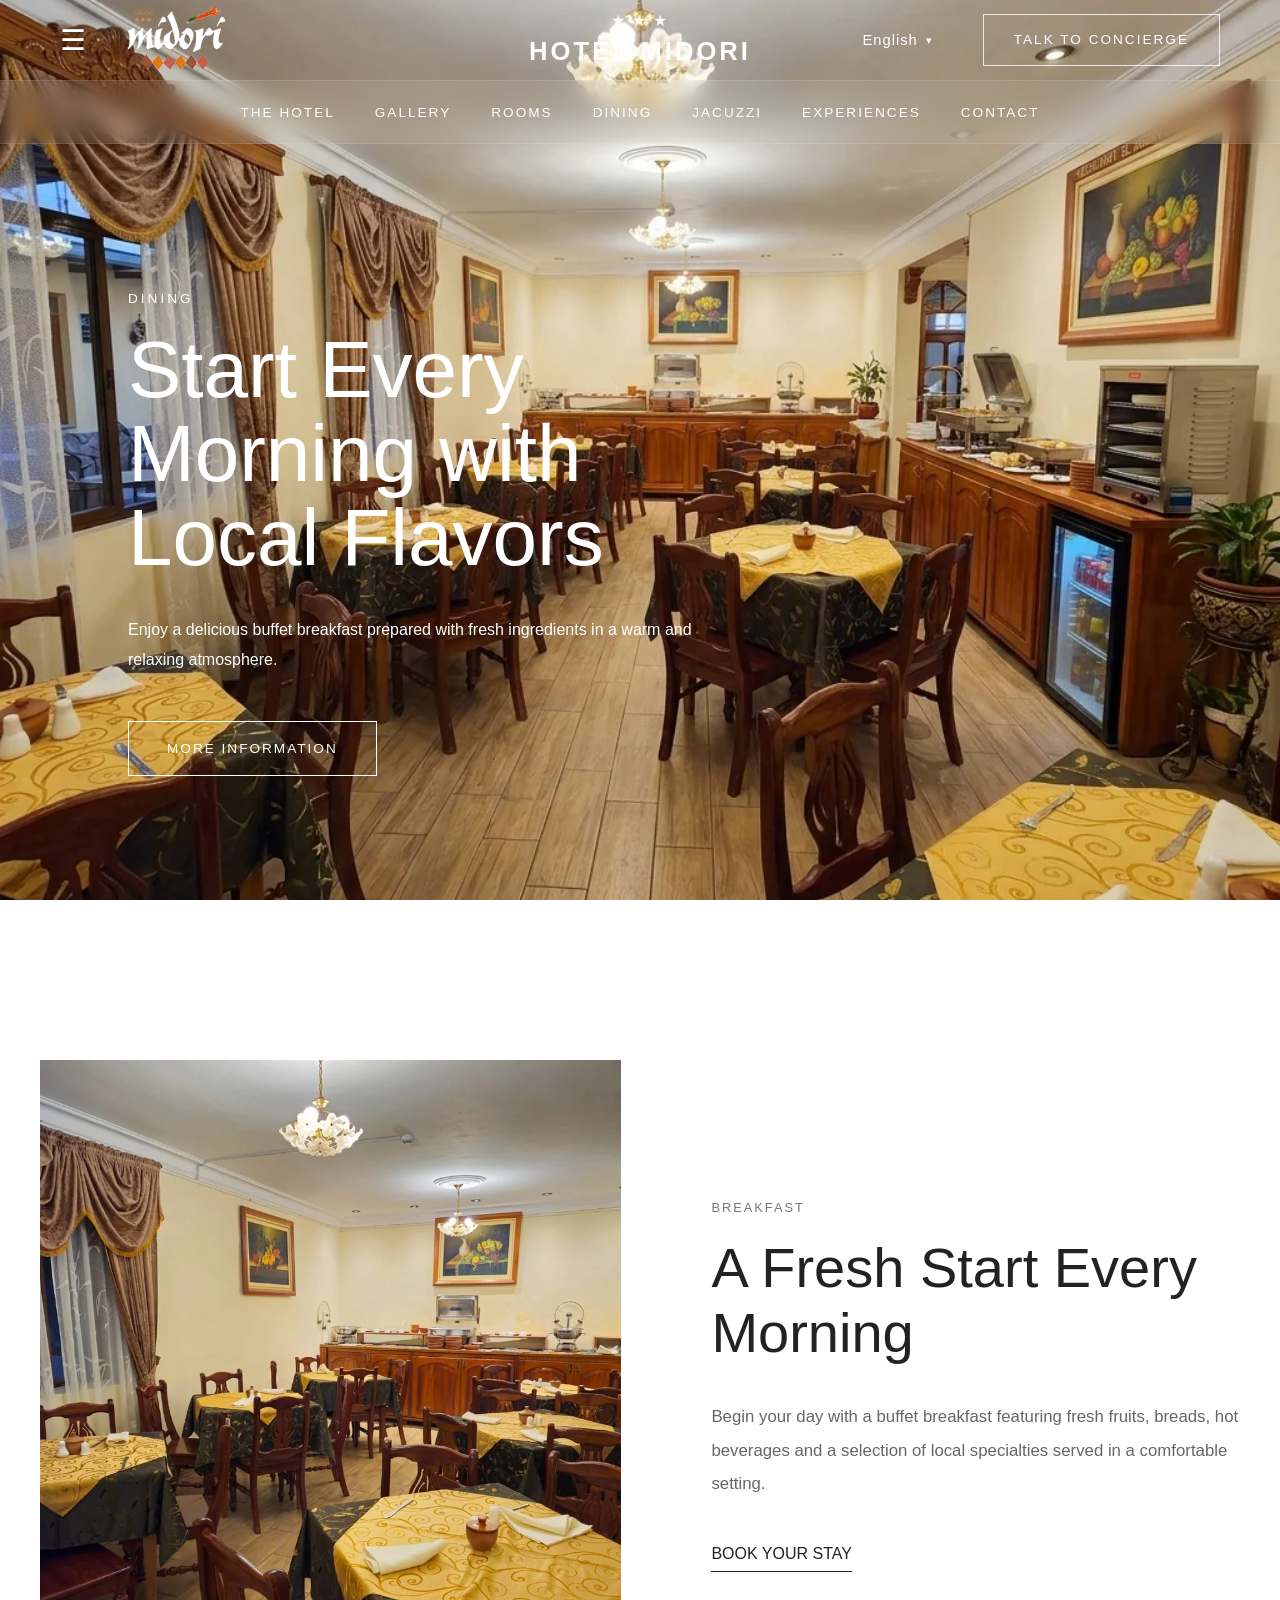
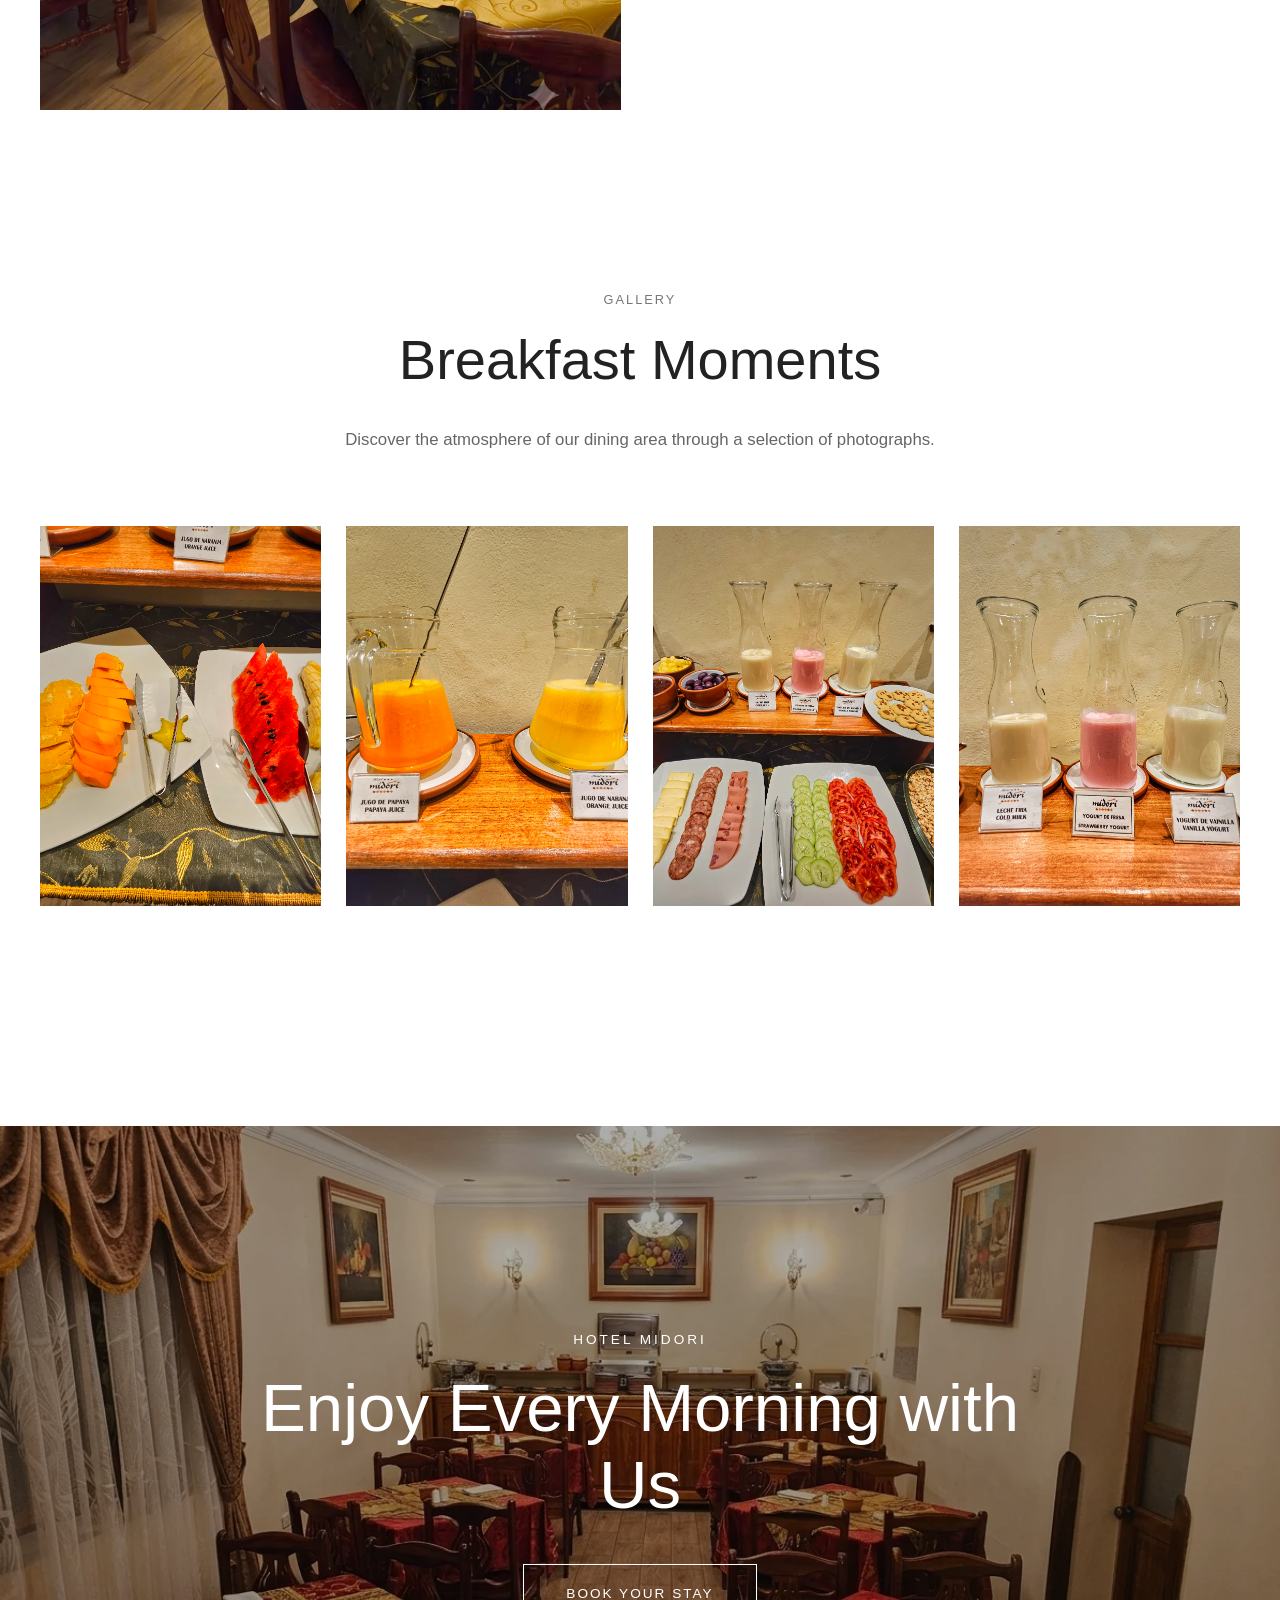
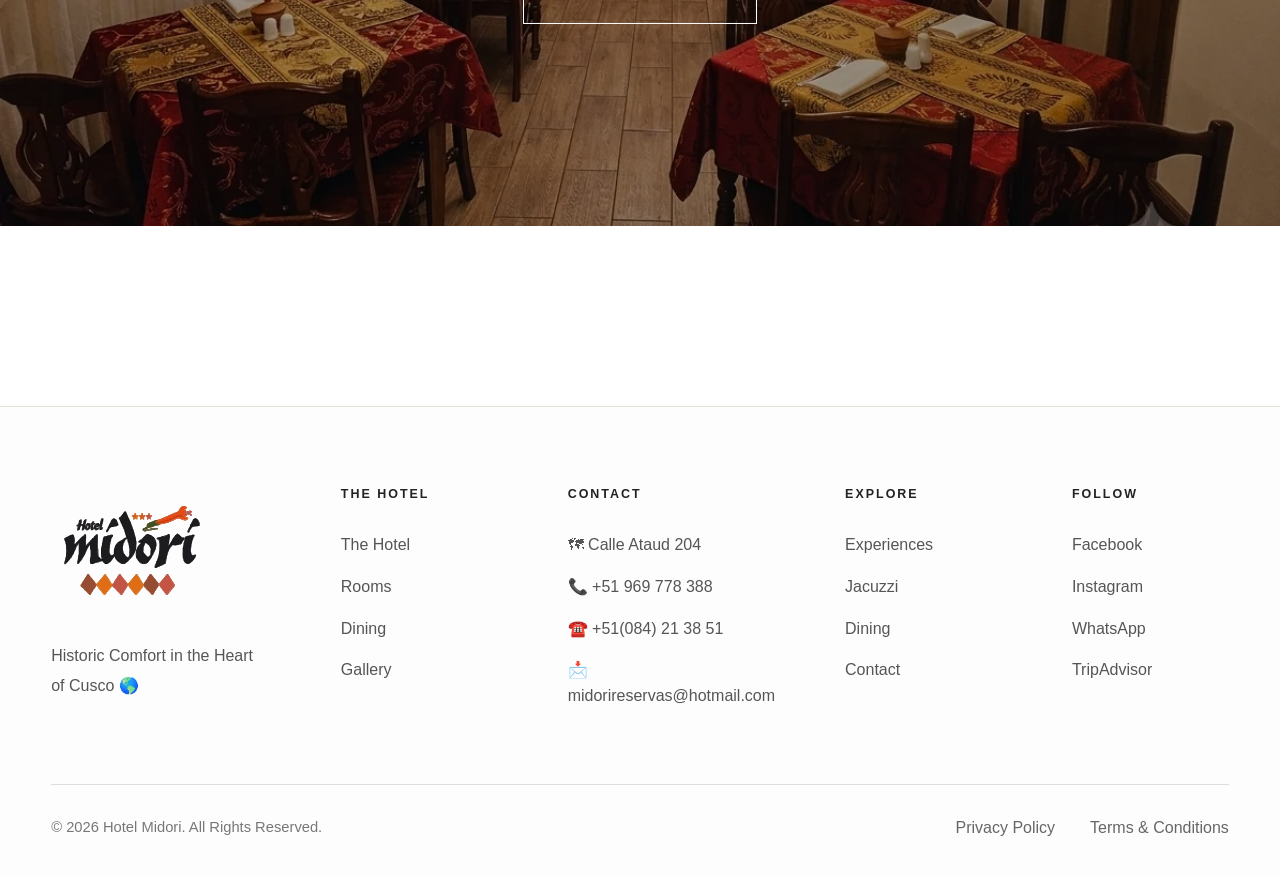
<file: pages/dining.html>
<!DOCTYPE html>
<html lang="en">
<head>
    <meta charset="UTF-8">
    <meta name="viewport" content="width=device-width, initial-scale=1.0">
    <title>Dining | Hotel Midori Cusco</title>

    <meta name="description"
    content="Enjoy fresh breakfasts and carefully prepared dining experiences at Hotel Midori, combining local flavors with personalized service in a welcoming atmosphere.">

    <meta name="keywords"
    content="Hotel Midori breakfast, dining Cusco hotel, restaurant Cusco hotel, breakfast included">

    <meta name="robots" content="index, follow">
    <meta name="author" content="Hotel Midori">
    <meta name="theme-color" content="#fdfdfd">

    <meta property="article:publisher"
    content="https://www.facebook.com/hotelmidori.cuscoperu">

    <link rel="canonical" href="https://hotelmidori.com/pages/dining.html">

    <meta property="og:title"
    content="Dining | Hotel Midori">

    <meta property="og:description"
    content="Enjoy fresh breakfasts and personalized dining experiences.">

    <meta property="og:url"
    content="https://hotelmidori.com/pages/dining.html">

    <meta property="og:image"
    content="https://hotelmidori.com/assets/img/seo/cover.webp">

    <!-- FAVICON -->
    <link rel="icon" href="../assets/img/logo/logocontrolT.svg" type="image/svg+xml">
    
    <link rel="stylesheet" href="../assets/css/style.css">
    <link rel="stylesheet" href="../assets/css/dining.css">
    <link rel="stylesheet" href="../assets/css/index.css">


        <script type="application/ld+json">
    {
    "@context":"https://schema.org",
    "@type":"Hotel",

    "name":"Hotel Midori",

    "url":"https://hotelmidori.com",

    "image":"https://hotelmidori.com/assets/img/seo/cover.webp",

    "telephone":"+51969778388",

    "email":"midorireservas@hotmail.com",

    "address":{

        "@type":"PostalAddress",

        "streetAddress":"Calle Ataud 204",

        "addressLocality":"Cusco",

        "addressRegion":"Cusco",

        "postalCode":"08002",

        "addressCountry":"PE"

    },

    "sameAs":[

        "https://www.facebook.com/hotelmidori.cuscoperu"

    ]

    }
    </script>
</head>
<body>

    <!-- HEADER -->
    <header class="site-header">

        <div class="header-top">

            <div class="header-left">
                <button class="menu-toggle">☰</button>
                <!-- Contenedor de las 3 estrellas -->
                <div class="header-logo">
                    <a   href="../index.html" class="logo">
                    <img
                        src="../assets/img/logo/logo-blanco.png"
                        alt="Hotel Midori">
                    </a>
                </div>

            </div>
            <!--==================================================
            HAMBURGER BUTTON
            ==================================================-->

            <button
                class="menu-toggle"
                id="menuToggle"
                aria-label="Open navigation">

                <span></span>

                <span></span>

                <span></span>

            </button>





            <div class="header-center">
                <!-- Contenedor de las 3 estrellas -->
                <div class="hotel-stars">
                    <span>★</span><span>★</span><span>★</span>
                </div>

                <a   href="../index.html" class="logo">
                    HOTEL MIDORI 
                </a>
                
            </div>

            <div class="header-right">

                <!--==================================================
                LANGUAGE SELECTOR
                ==================================================-->

                <div class="language-selector">

                    <button class="language-btn" id="languageBtn">

                        <span id="currentLanguage">

                            English

                        </span>

                        <span class="language-arrow">

                            ▾

                        </span>

                    </button>


                    <ul class="language-menu" id="languageMenu">

                        <li data-lang="en">

                            English

                        </li>

                        <li data-lang="es">

                            Español

                        </li>

                        <li data-lang="fr">

                            Français

                        </li>

                        <li data-lang="de">

                            Deutsch

                        </li>

                        <li data-lang="pt">

                            Português

                        </li>

                        <li data-lang="it">

                            Italiano

                        </li>

                        <li data-lang="ja">

                            日本語

                        </li>

                    </ul>

                </div>

                <a href="https://wa.me/51969778388?text=Hello!%20I%20need%20expert%20advice%20for%20my%20trip%20to%20Cusco." 
                class="book-btn" target="_blank" rel="noopener noreferrer"
                data-i18n="nav.TALK_TO">
                    TALK TO CONCIERGE <!--GET ADVICE/SPEAK TO AN EXPERT/BOOK NOW-->
                </a>

            </div>

        </div>

        <nav class="main-navigation">

            <ul>

                <li>
                    <a href="the-hotel.html" data-i18n="nav.hotel">
                        THE HOTEL
                    </a>
                </li>

                <li>
                    <a href="gallery.html" data-i18n="nav.gallery">
                        GALLERY
                    </a>
                </li>

                <li>
                    <a href="rooms.html" data-i18n="nav.rooms">
                        ROOMS
                    </a>
                </li>

                <li>
                    <a href="dining.html" data-i18n="nav.dining">
                        DINING
                    </a>
                </li>

                <li>
                    <a href="jacuzzi.html" data-i18n="nav.jacuzzi">
                        JACUZZI
                    </a>
                </li>

                <li>
                    <a href="experiences.html" data-i18n="nav.experiences">
                        EXPERIENCES
                    </a>
                </li>

                <li>
                    <a href="contact.html" data-i18n="nav.contact">
                        CONTACT
                    </a>
                </li>

            </ul>

        </nav>

    </header>

                <!--==================================================
            SIDE MENU
            ==================================================-->

            <nav class="side-menu" id="sideMenu">

                <button
                    class="close-menu"
                    id="closeMenu"
                    aria-label="Close menu">

                    ✕

                </button>


                <ul>

                    <li>

                        <a href="../index.html" data-i18n="hamburger.index">

                            Home

                        </a>

                    </li>

                    <li>

                        <a href="the-hotel.html" data-i18n="hamburger.hotel">

                            The Hotel

                        </a>

                    </li>

                    <li>

                        <a href="gallery.html" data-i18n="hamburger.gallery">

                            Gallery

                        </a>

                    </li>

                    <li>

                        <a href="rooms.html" data-i18n="hamburger.rooms">

                            Rooms

                        </a>

                    </li>

                    <li>

                        <a href="dining.html" data-i18n="hamburger.dining">

                            Dining

                        </a>

                    </li>

                    <li>

                        <a href="jacuzzi.html" data-i18n="hamburger.jacuzzi">

                            Jacuzzi

                        </a>

                    </li>

                    <li>

                        <a href="experiences.html" data-i18n="hamburger.experiences">

                            Experiences

                        </a>

                    </li>

                    <li>

                        <a href="contact.html" data-i18n="hamburger.contact">

                            Contact

                        </a>

                    </li>

                </ul>


                <a

                    href="https://wa.me/51969778388?text=Hello!%20I%20would%20like%20to%20check%20room%20availability."

                    class="side-book-btn"

                    target="_blank"
                    
                    data-i18n="hamburger.bookNow">

                    BOOK NOW

                </a>

            </nav>


            <div class="menu-overlay" id="menuOverlay"></div>

<main>

    <!-- ======================================================
         HERO
    ====================================================== -->

    <section class="dining-hero">

        <img
            src="../assets/img/dining/hero.webp"
            alt="Dining">

        <div class="hero-overlay"></div>

        <div class="hero-content">

            <span data-i18n="hero.dining.span">

                DINING

            </span>

            <h1 data-i18n="hero.dining.h1">

                Start Every Morning
                <br>
                with Local Flavors

            </h1>

            <p data-i18n="hero.dining.p">

                Enjoy a delicious buffet breakfast prepared
                with fresh ingredients in a warm and relaxing atmosphere.

            </p>

            <a href="#breakfast-section" class="hero-btn" data-i18n="hero.dining.btn">

                More information

            </a>

        </div>

    </section>



    <!-- ======================================================
         BREAKFAST EXPERIENCE
    ====================================================== -->

<section class="breakfast-section" id="breakfast-section">

        <div class="breakfast-image">

            <img
                src="../assets/img/dining/breakfast.webp"
                alt="Breakfast">

        </div>

        <div class="breakfast-content">

            <span data-i18n="dining.breakfast.span">

                BREAKFAST

            </span>

            <h2 data-i18n="dining.breakfast.h2">

                A Fresh Start
                Every Morning

            </h2>

            <p data-i18n="dining.breakfast.p">

                Begin your day with a buffet breakfast featuring
                fresh fruits, breads, hot beverages and a selection
                of local specialties served in a comfortable setting.

            </p>

            <a href="https://wa.me/51969778388" target="_blank" data-i18n="dining.breakfast.btn">

                BOOK YOUR STAY

            </a>

        </div>

    </section>



    <!-- ======================================================
         DINING GALLERY
    ====================================================== -->

<section class="dining-gallery">

        <div class="gallery-header">

            <span data-i18n="dining.gallery.span">

                GALLERY

            </span>

            <h2 data-i18n="dining.gallery.h2">

                Breakfast Moments

            </h2>

            <p data-i18n="dining.gallery.p">

                Discover the atmosphere of our dining area through a
                selection of photographs.

            </p>

        </div>

        <div class="gallery-grid">

            <img
                src="../assets/img/dining/gallery-1.webp"
                alt="Dining">

            <img
                src="../assets/img/dining/gallery-2.webp"
                alt="Dining">

            <img
                src="../assets/img/dining/gallery-3.webp"
                alt="Dining">

            <img
                src="../assets/img/dining/gallery-4.webp"
                alt="Dining">

        </div>

    </section>



    <!-- ======================================================
         CTA
    ====================================================== -->

<section class="dining-cta">

        <img
            src="../assets/img/dining/cta.webp"
            alt="Dining">

        <div class="cta-content">

            <span data-i18n="dining.cta.span">

                HOTEL MIDORI

            </span>

            <h2 data-i18n="dining.cta.h2">

                Enjoy Every Morning
                with Us

            </h2>

            <a href="https://wa.me/51969778388" target="_blank" class="book-btn" data-i18n="dining.cta.btn">

                BOOK YOUR STAY

            </a>

        </div>

    </section>

</main>







<!-- ====================FOOTER=====================  -->
<footer>

    <div class="footer-container">

        <div class="footer-grid">

            <!-- Logo -->

            <div class="footer-brand">

                <img
                    src="../assets/img/logo/logoNegro.svg"
                    alt="Hotel Midori">

                <p class="footer-column">
                    <a href="contact.html#contact-info" class="footer-location-link"
                    data-i18n="footer.location">
                        Historic Comfort in the Heart of Cusco 🌎
                    </a>
                </p>

            </div>


            <!-- Hotel -->

            <div class="footer-column">

                <h4 data-i18n="footer.Hotel">

                    THE HOTEL

                </h4>

                <a href="the-hotel.html" data-i18n="footer.theHotel">The Hotel</a>

                <a href="rooms.html" data-i18n="footer.rooms">Rooms</a>

                <a href="dining.html" data-i18n="footer.dining">Dining</a>

                <a href="gallery.html" data-i18n="footer.gallery">Gallery</a>

            </div>


            <!-- Contact -->

            <div class="footer-column">

                <h4 data-i18n="footer.contact">

                    CONTACT

                </h4>

                <a href="contact.html">

                    🗺 Calle Ataud 204

                </a>

                <a href="https://wa.me/51969778388" target="_blank">

                    📞 +51 969 778 388
                    
                </a>

                <a href="tel:+51084213851" target="_blank">

                    ☎️ +51(084) 21 38 51

                </a>

                <a href="mailto:midorireservas@hotmail.com" target="_blank">

                    📩 midorireservas@hotmail.com

                </a>

            </div>


            <!-- Explore -->

            <div class="footer-column">

                <h4 data-i18n="footer.explore">

                    EXPLORE

                </h4>

                <a href="experiences.html" data-i18n="footer.experiences">Experiences</a>

                <a href="jacuzzi.html" data-i18n="footer.jacuzzi">Jacuzzi</a>

                <a href="dining.html" data-i18n="footer.dining">Dining</a>

                <a href="contact.html" data-i18n="footer.contact">Contact</a>

            </div>


            <!-- Social -->

            <div class="footer-column">

                <h4 data-i18n="footer.follow">

                    FOLLOW

                </h4>

                <a href="https://www.facebook.com/hotelmidori.cuscoperu#" target="_blank">Facebook</a>

                <a href="https://www.instagram.com/hotelmidoricusco/" target="_blank">Instagram</a>

                <a href="https://wa.me/51969778388" target="_blank">WhatsApp</a>

                <a href="https://www.tripadvisor.com/Hotel_Review-g294314-d647484-Reviews-Midori_Hotel-Cusco_Cusco_Region.html" target="_blank">TripAdvisor</a>
            </div>

        </div>


        <div class="footer-bottom">

            <p data-i18n="footer.rights">

                © 2026 Hotel Midori.
                All Rights Reserved.

            </p>

            <div>

                <a href="privacyPolicy.html#legal-header" target="_blank"
                data-i18n="footer.privacyPolicy">

                    Privacy Policy

                </a>

                <a href="termsConditions.html#legal-content" target="_blank"
                data-i18n="footer.termsConditions">

                    Terms & Conditions

                </a>

            </div>

        </div>

    </div>

</footer>

    <!-- Widget Flotante de WhatsApp -->
    <div class="wsp-widget" id="wspWidget">
        <!-- Cabecera del chat (Aquí pones la foto y nombre) -->
        <div class="wsp-header">
            <img src="../assets/img/logo/logo-midori.webp" alt="Hotel Midori" class="wsp-avatar">
            <div class="wsp-hotel-info">
                <h4>Hotel Midori</h4>
                <span data-i18n="wsp.teamReplies">Our team usually replies in minutes</span>
            </div>
            <button class="wsp-close" id="wspClose">×</button>
        </div>
        
        <!-- Cuerpo del chat (El mensaje de bienvenida) -->
        <div class="wsp-body">
            <p class="wsp-msg" data-i18n="wsp.welcomeMessage">
                Hello! 👋 Thank you for visiting Hotel Midori. How can our travel experts assist you today?
            </p>
        </div>
        
        <!-- Botón de acción real -->
        <div class="wsp-footer">
            <a href="https://wa.me/51969778388?text=Hello!%20I%20need%20expert%20advice%20for%20my%20trip%20to%20Cusco." 
            target="_blank" 
            rel="noopener noreferrer" 
            class="wsp-chat-btn" data-i18n="wsp.startChat">
                Start Chat
            </a>
        </div>
    </div>

    <script src="../assets/js/unified.js"></script>

</body>
</html>
</file>
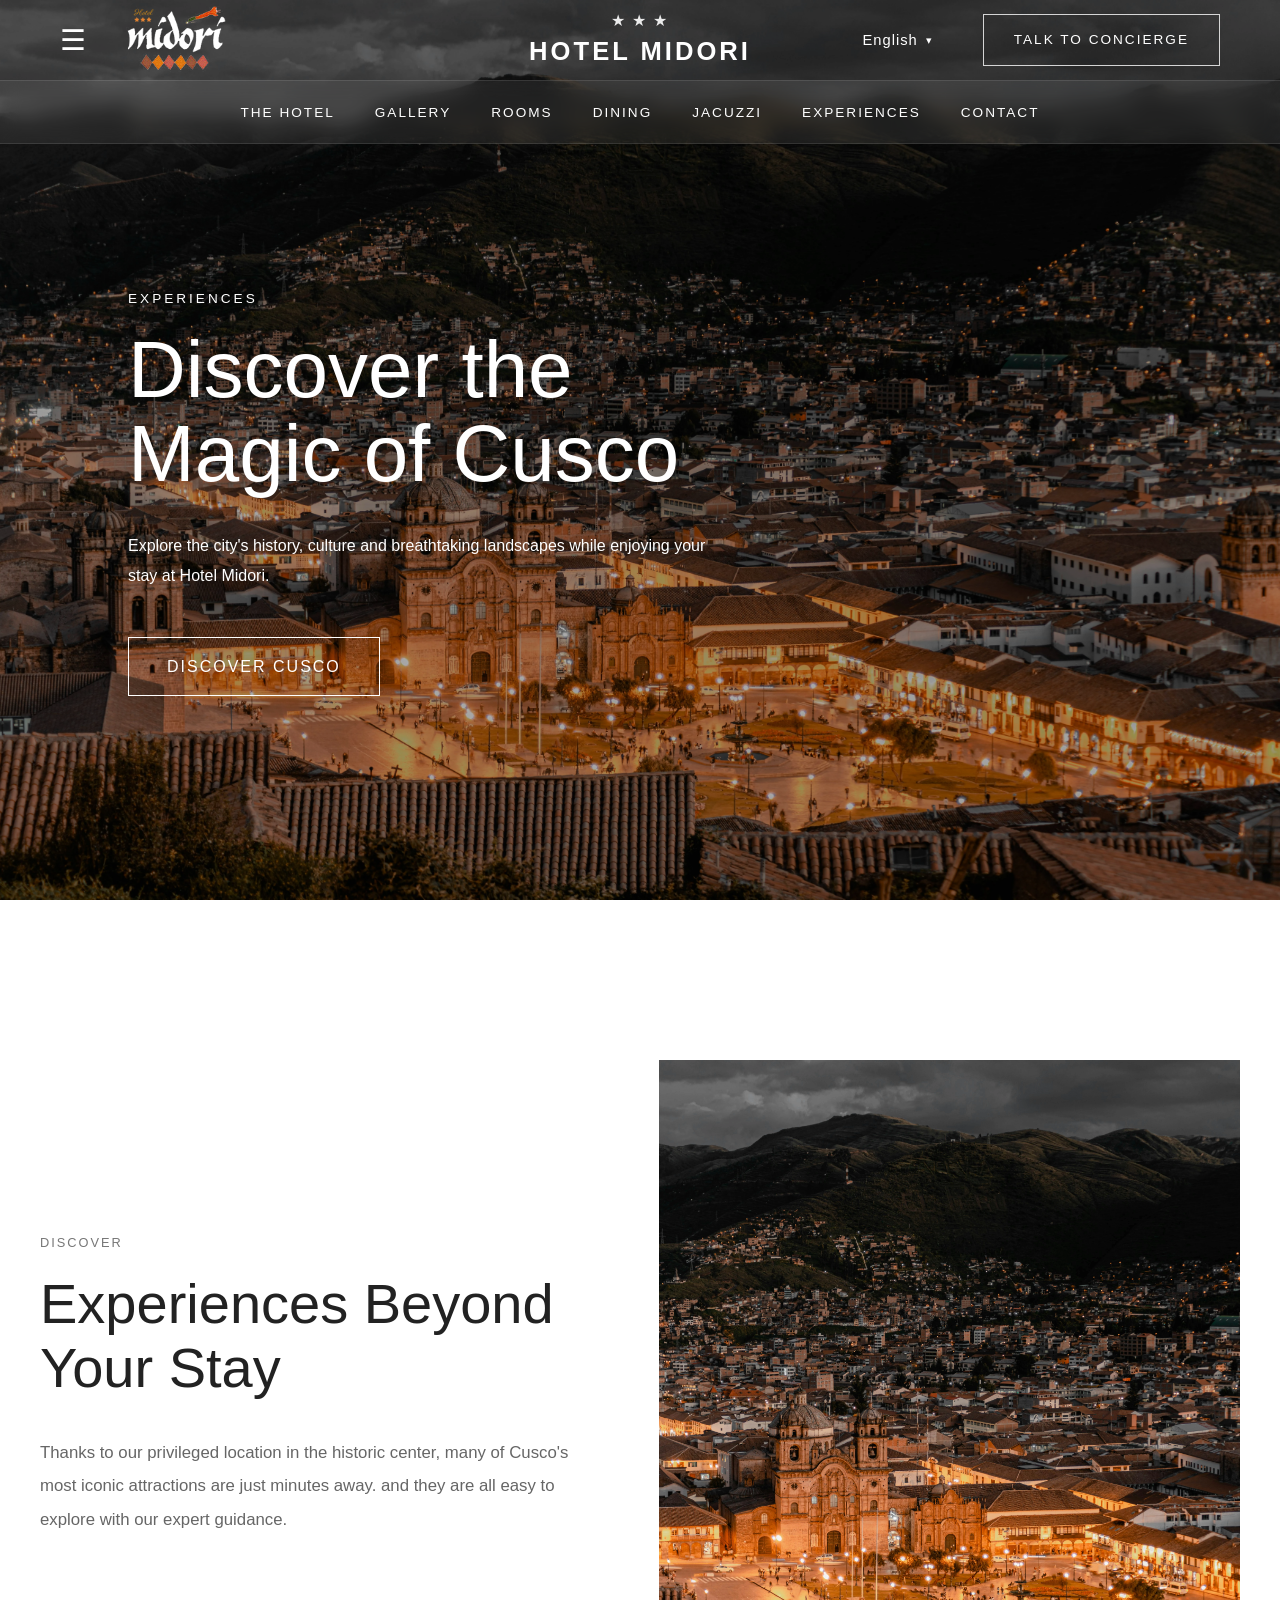
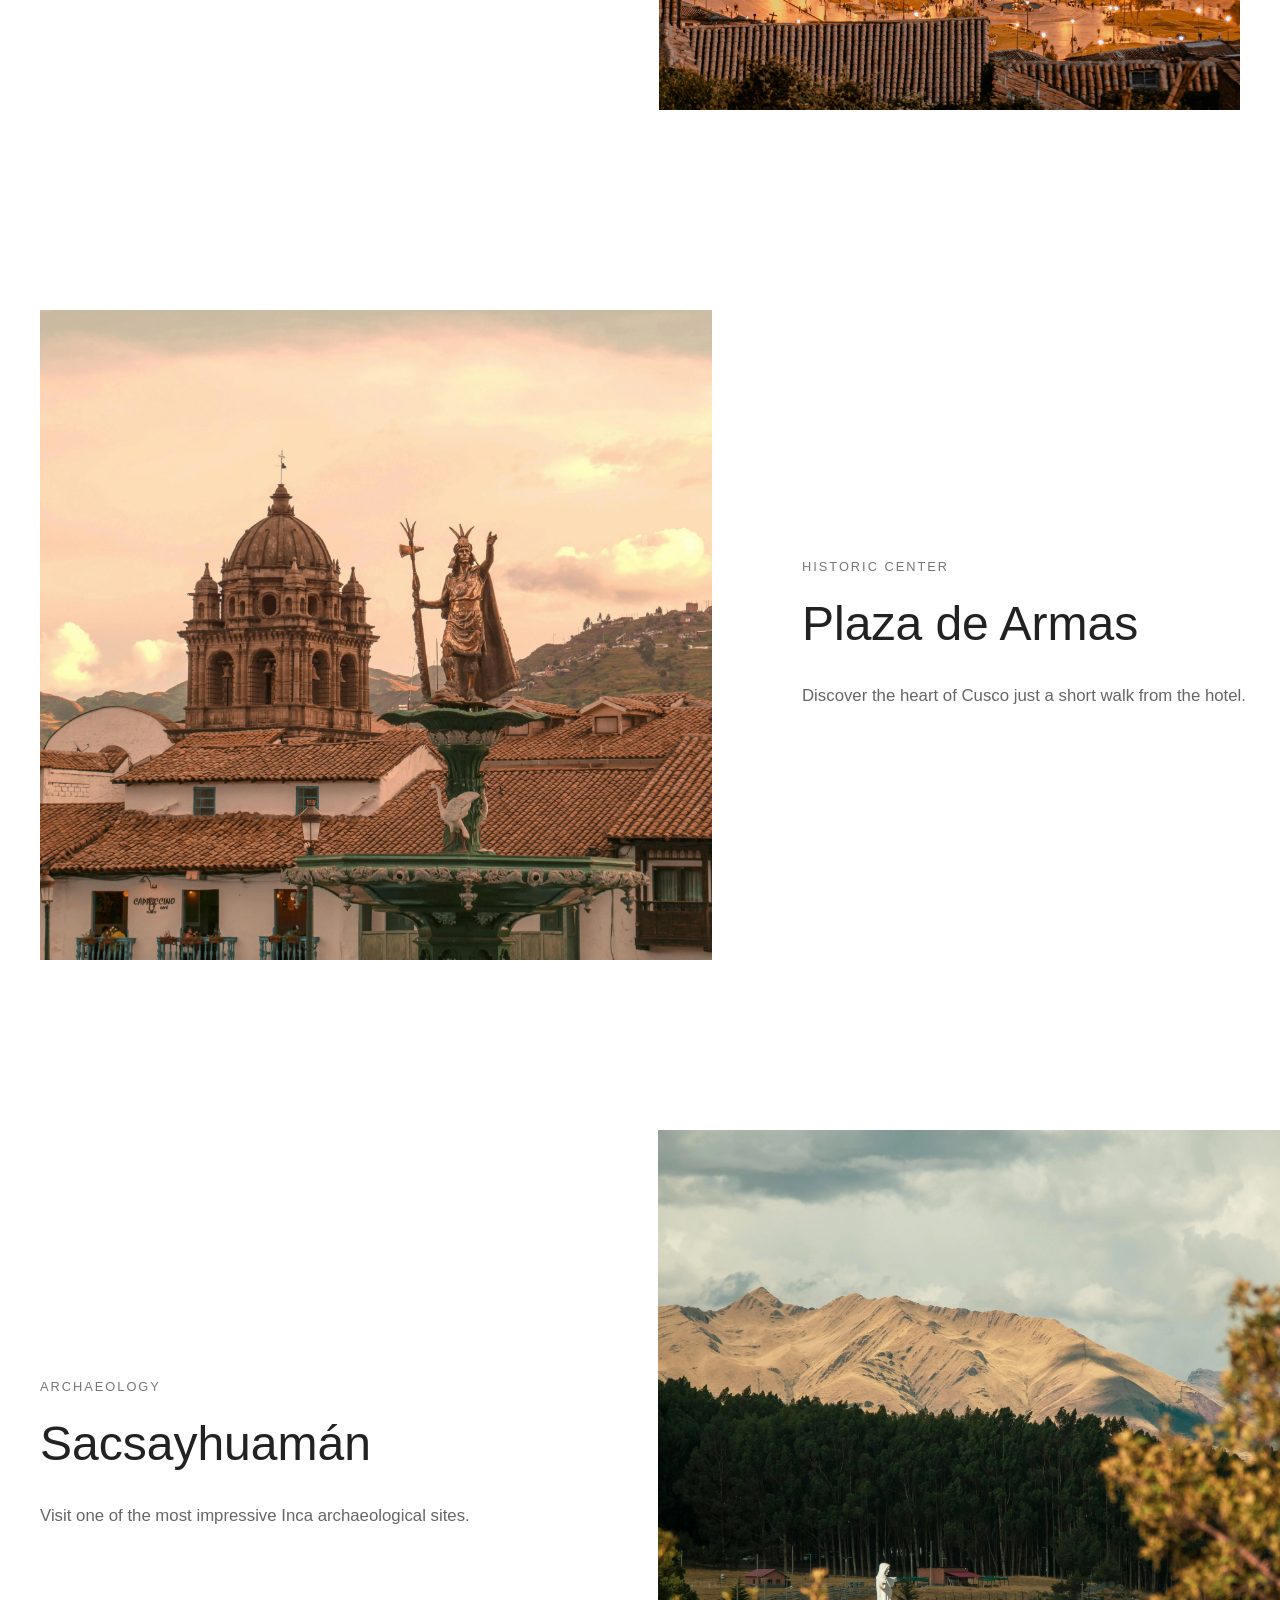
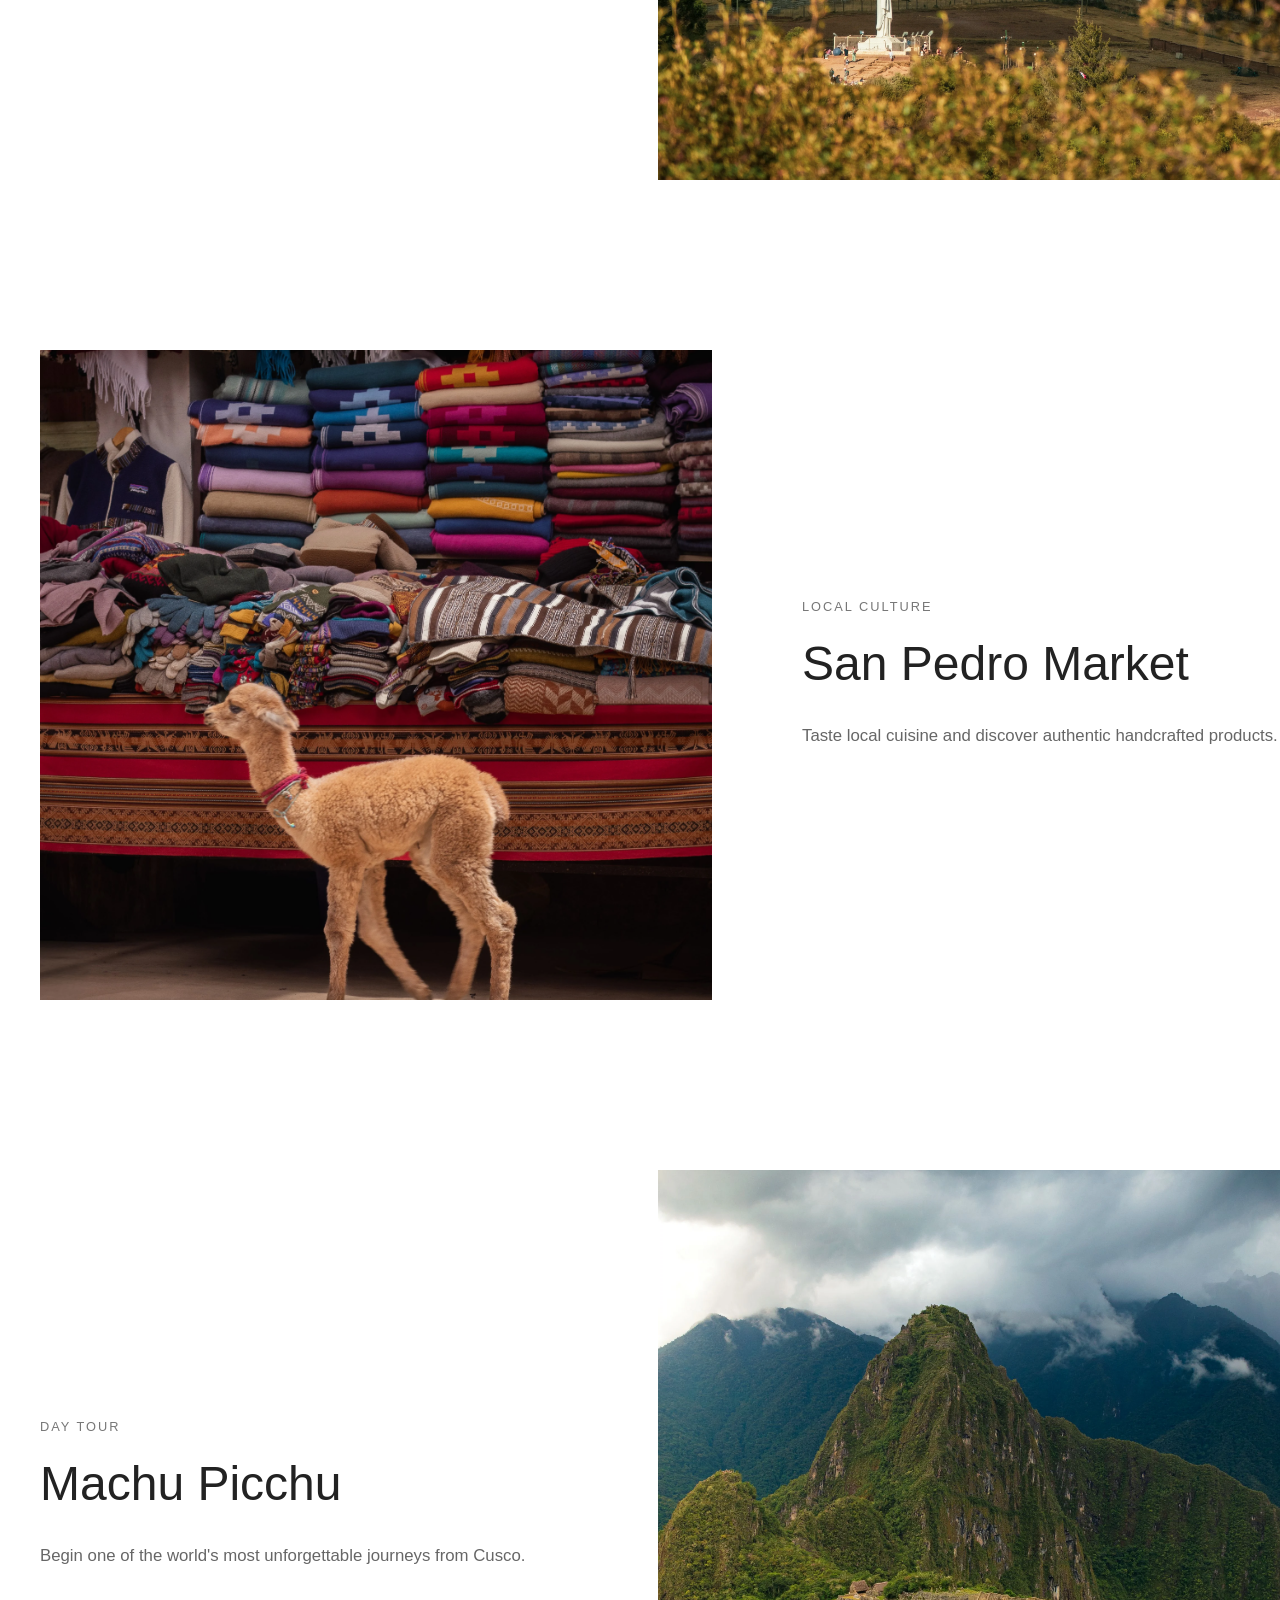
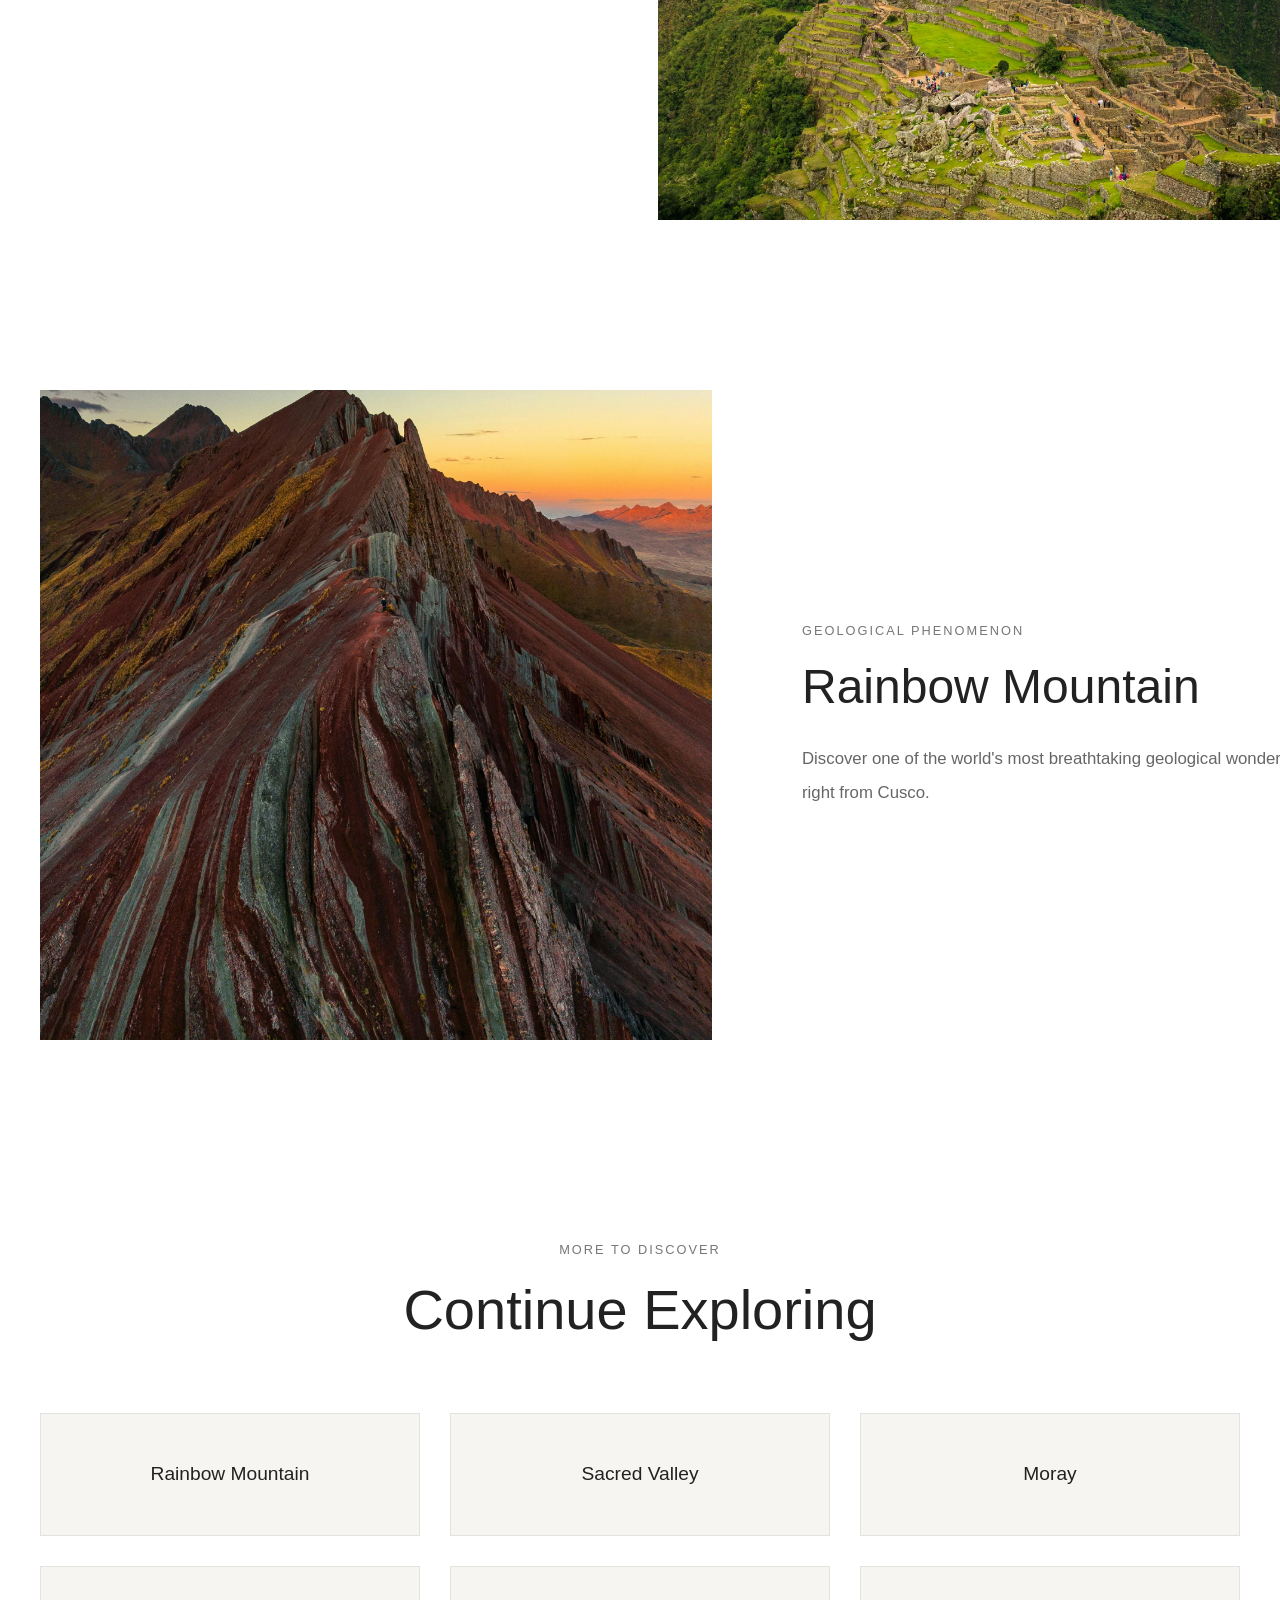
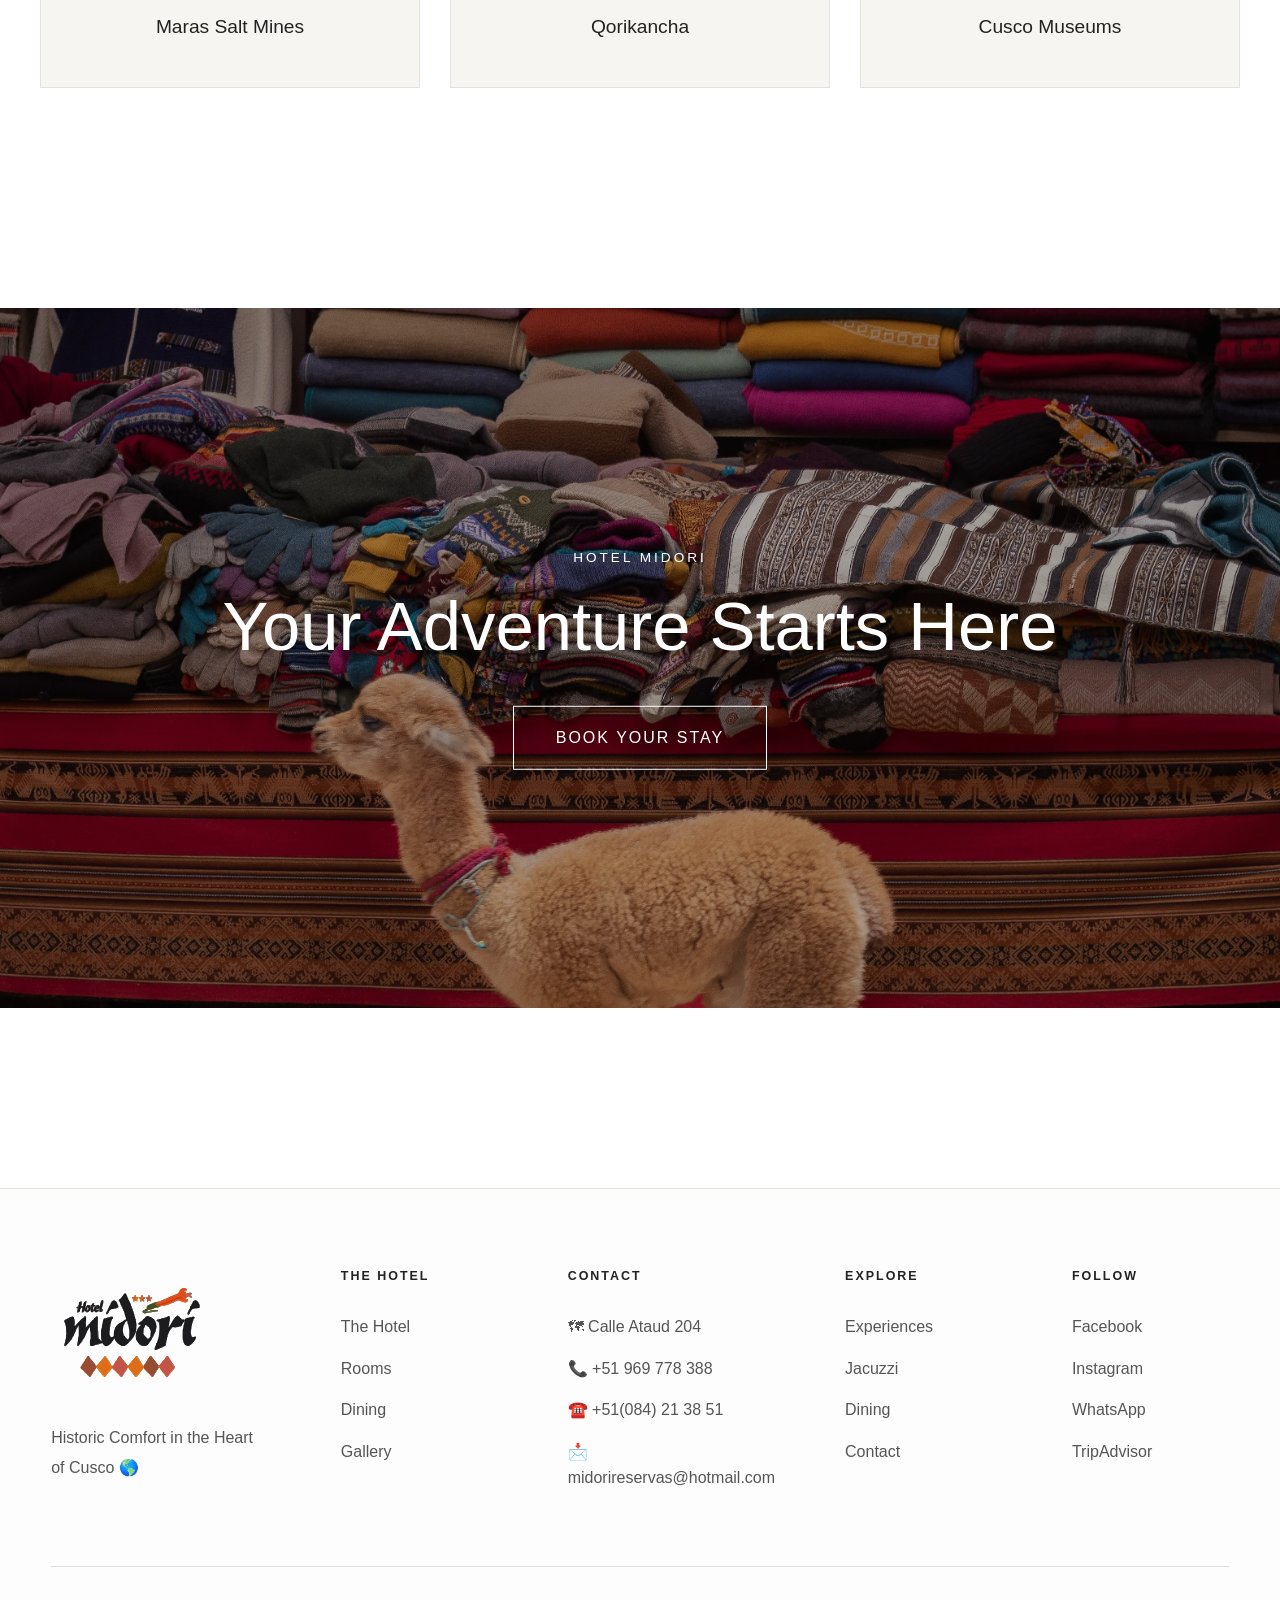
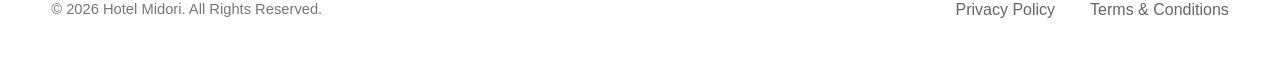
<file: pages/experiences.html>
<!DOCTYPE html>
<html lang="en">
<head>
    <meta charset="UTF-8">
    <meta name="viewport" content="width=device-width, initial-scale=1.0">
    <title>Experiences in Cusco | Hotel Midori</title>

    <meta name="description"
    content="Discover unforgettable experiences around Cusco while staying at Hotel Midori, perfectly located near the city's most iconic attractions and cultural landmarks.">

    <meta name="keywords"
    content="Cusco experiences, Hotel Midori tours, Machu Picchu hotel, Cusco travel, Peru experiences">

    <meta name="robots" content="index, follow">
    <meta name="author" content="Hotel Midori">
    <meta name="theme-color" content="#fdfdfd">

    <meta property="article:publisher"
    content="https://www.facebook.com/hotelmidori.cuscoperu">

    <link rel="canonical" href="https://hotelmidori.com/pages/experiences.html">

    <meta property="og:title"
    content="Experiences | Hotel Midori">

    <meta property="og:description"
    content="Discover unforgettable experiences while staying at Hotel Midori.">

    <meta property="og:url"
    content="https://hotelmidori.com/pages/experiences.html">

    <meta property="og:image"
    content="https://hotelmidori.com/assets/img/seo/cover.webp">

    <!-- FAVICON -->
    <link rel="icon" href="../assets/img/logo/logocontrolT.svg" type="image/svg+xml">
    
    <link rel="stylesheet" href="../assets/css/style.css">
    <link rel="stylesheet" href="../assets/css/experiences.css">
    <link rel="stylesheet" href="../assets/css/index.css">


        <script type="application/ld+json">
    {
    "@context":"https://schema.org",
    "@type":"Hotel",

    "name":"Hotel Midori",

    "url":"https://hotelmidori.com",

    "image":"https://hotelmidori.com/assets/img/seo/cover.webp",

    "telephone":"+51969778388",

    "email":"midorireservas@hotmail.com",

    "address":{

        "@type":"PostalAddress",

        "streetAddress":"Calle Ataud 204",

        "addressLocality":"Cusco",

        "addressRegion":"Cusco",

        "postalCode":"08002",

        "addressCountry":"PE"

    },

    "sameAs":[

        "https://www.facebook.com/hotelmidori.cuscoperu"

    ]

    }
    </script>
</head>
<body>

    <!-- HEADER -->
    <header class="site-header">

        <div class="header-top">

            <div class="header-left">
                <button class="menu-toggle">☰</button>
                <!-- Contenedor de las 3 estrellas -->
                <div class="header-logo">
                    <a   href="../index.html" class="logo">
                    <img
                        src="../assets/img/logo/logo-blanco.png"
                        alt="Hotel Midori">
                    </a>
                </div>

            </div>
            <!--==================================================
            HAMBURGER BUTTON
            ==================================================-->

            <button
                class="menu-toggle"
                id="menuToggle"
                aria-label="Open navigation">

                <span></span>

                <span></span>

                <span></span>

            </button>





            <div class="header-center">
                <!-- Contenedor de las 3 estrellas -->
                <div class="hotel-stars">
                    <span>★</span><span>★</span><span>★</span>
                </div>

                <a   href="../index.html" class="logo">
                    HOTEL MIDORI 
                </a>
                
            </div>

            <div class="header-right">

                <!--==================================================
                LANGUAGE SELECTOR
                ==================================================-->

                <div class="language-selector">

                    <button class="language-btn" id="languageBtn">

                        <span id="currentLanguage">

                            English

                        </span>

                        <span class="language-arrow">

                            ▾

                        </span>

                    </button>


                    <ul class="language-menu" id="languageMenu">

                        <li data-lang="en">

                            English

                        </li>

                        <li data-lang="es">

                            Español

                        </li>

                        <li data-lang="fr">

                            Français

                        </li>

                        <li data-lang="de">

                            Deutsch

                        </li>

                        <li data-lang="pt">

                            Português

                        </li>

                        <li data-lang="it">

                            Italiano

                        </li>

                        <li data-lang="ja">

                            日本語

                        </li>

                    </ul>

                </div>

                <a href="https://wa.me/51969778388?text=Hello!%20I%20need%20expert%20advice%20for%20my%20trip%20to%20Cusco." 
                class="book-btn" target="_blank" rel="noopener noreferrer"
                data-i18n="nav.TALK_TO">
                    TALK TO CONCIERGE <!--GET ADVICE/SPEAK TO AN EXPERT/BOOK NOW-->
                </a>

            </div>

        </div>

        <nav class="main-navigation">

            <ul>

                <li>
                    <a href="the-hotel.html" data-i18n="nav.hotel">
                        THE HOTEL
                    </a>
                </li>

                <li>
                    <a href="gallery.html" data-i18n="nav.gallery">
                        GALLERY
                    </a>
                </li>

                <li>
                    <a href="rooms.html" data-i18n="nav.rooms">
                        ROOMS
                    </a>
                </li>

                <li>
                    <a href="dining.html" data-i18n="nav.dining">
                        DINING
                    </a>
                </li>

                <li>
                    <a href="jacuzzi.html" data-i18n="nav.jacuzzi">
                        JACUZZI
                    </a>
                </li>

                <li>
                    <a href="experiences.html" data-i18n="nav.experiences">
                        EXPERIENCES
                    </a>
                </li>

                <li>
                    <a href="contact.html" data-i18n="nav.contact">
                        CONTACT
                    </a>
                </li>

            </ul>

        </nav>

    </header>

                <!--==================================================
            SIDE MENU
            ==================================================-->

            <nav class="side-menu" id="sideMenu">

                <button
                    class="close-menu"
                    id="closeMenu"
                    aria-label="Close menu">

                    ✕

                </button>


                <ul>

                    <li>

                        <a href="../index.html" data-i18n="hamburger.index">

                            Home

                        </a>

                    </li>

                    <li>

                        <a href="the-hotel.html" data-i18n="hamburger.hotel">

                            The Hotel

                        </a>

                    </li>

                    <li>

                        <a href="gallery.html" data-i18n="hamburger.gallery">

                            Gallery

                        </a>

                    </li>

                    <li>

                        <a href="rooms.html" data-i18n="hamburger.rooms">

                            Rooms

                        </a>

                    </li>

                    <li>

                        <a href="dining.html" data-i18n="hamburger.dining">

                            Dining

                        </a>

                    </li>

                    <li>

                        <a href="jacuzzi.html" data-i18n="hamburger.jacuzzi">

                            Jacuzzi

                        </a>

                    </li>

                    <li>

                        <a href="experiences.html" data-i18n="hamburger.experiences">

                            Experiences

                        </a>

                    </li>

                    <li>

                        <a href="contact.html" data-i18n="hamburger.contact">

                            Contact

                        </a>

                    </li>

                </ul>


                <a

                    href="https://wa.me/51969778388?text=Hello!%20I%20would%20like%20to%20check%20room%20availability."

                    class="side-book-btn"

                    target="_blank"
                    
                    data-i18n="hamburger.bookNow">

                    BOOK NOW

                </a>

            </nav>


            <div class="menu-overlay" id="menuOverlay"></div>

<main>

    <!-- ======================================================
         HERO
    ====================================================== -->

    <section class="experiences-hero">

        <img
            src="../assets/img/experiences/hero.webp"
            alt="Experiences">

        <div class="hero-overlay"></div>

        <div class="hero-content">

            <span data-i18n="hero.experience.span">

                EXPERIENCES

            </span>

            <h1 data-i18n="hero.experience.h1">

                Discover the Magic
                <br>
                of Cusco

            </h1>

            <p data-i18n="hero.experience.p">

                Explore the city's history, culture and breathtaking
                landscapes while enjoying your stay at Hotel Midori.

            </p>

            <a href="#experiences-intro" data-i18n="hero.experience.btn">

                DISCOVER CUSCO

            </a>

        </div>

    </section>



    <!-- ======================================================
         INTRODUCTION
    ====================================================== -->

<section class="experiences-intro" id="experiences-intro">

        <div class="intro-text">

            <span data-i18n="experience.introduction.span">

                DISCOVER

            </span>

            <h2 data-i18n="experience.introduction.h2">

                Experiences
                Beyond Your Stay

            </h2>

            <p data-i18n="experience.introduction.p">

                Thanks to our privileged location in the historic center,
                many of Cusco's most iconic attractions are just minutes away.
                and they are all easy to explore with our expert guidance.

            </p>

        </div>

        <div class="intro-image">

            <img
                src="../assets/img/experiences/intro.webp"
                alt="Cusco">

        </div>

    </section>



    <!-- ======================================================
         FEATURED EXPERIENCES
    ====================================================== -->

<section class="featured-experiences">

        <article class="experience">

            <div class="experience-image">

                <img
                    src="../assets/img/experiences/plaza.webp"
                    alt="Plaza de Armas">

            </div>

            <div class="experience-content">

                <span data-i18n="experience.featured.item1.span">

                    HISTORIC CENTER

                </span>

                <h3 data-i18n="experience.featured.item1.h3">

                    Plaza de Armas

                </h3>

                <p data-i18n="experience.featured.item1.p">

                    Discover the heart of Cusco just a short walk from the hotel.

                </p>

            </div>

        </article>



        <article class="experience reverse">

            <div class="experience-image">

                <img
                    src="../assets/img/experiences/sacsayhuaman.webp"
                    alt="Sacsayhuamán">

            </div>

            <div class="experience-content">

                <span data-i18n="experience.featured.item2.span">

                    ARCHAEOLOGY

                </span>

                <h3 data-i18n="experience.featured.item2.h3">

                    Sacsayhuamán

                </h3>

                <p data-i18n="experience.featured.item2.p">

                    Visit one of the most impressive Inca archaeological sites.

                </p>

            </div>

        </article>



        <article class="experience">

            <div class="experience-image">

                <img
                    src="../assets/img/experiences/sanpedro.webp"
                    alt="San Pedro Market">

            </div>

            <div class="experience-content">

                <span data-i18n="experience.featured.item3.span">

                    LOCAL CULTURE

                </span>

                <h3 data-i18n="experience.featured.item3.h3">

                    San Pedro Market

                </h3>

                <p data-i18n="experience.featured.item3.p">

                    Taste local cuisine and discover authentic handcrafted products.

                </p>

            </div>

        </article>



        <article class="experience reverse">

            <div class="experience-image">

                <img
                    src="../assets/img/experiences/machupicchu.webp"
                    alt="Machu Picchu">

            </div>

            <div class="experience-content">

                <span data-i18n="experience.featured.item4.span">

                    DAY TOUR

                </span>

                <h3 data-i18n="experience.featured.item4.h3">

                    Machu Picchu

                </h3>

                <p data-i18n="experience.featured.item4.p">

                    Begin one of the world's most unforgettable journeys from Cusco.

                </p>

            </div>

        </article>

        <article class="experience">

            <div class="experience-image">

                <img
                    src="../assets/img/experiences/rainbow-mountain.webp"
                    alt="Rainbow Mountain">

            </div>

            <div class="experience-content">

                <span data-i18n="experience.featured.item5.span">

                    GEOLOGICAL PHENOMENON

                </span>

                <h3 data-i18n="experience.featured.item5.h3">

                    Rainbow Mountain

                </h3>

                <p data-i18n="experience.featured.item5.p">

                    Discover one of the world's most breathtaking geological wonders right from Cusco.

                </p>

            </div>

        </article>

    </section>



    <!-- ======================================================
         MORE EXPERIENCES
    ====================================================== -->

<section class="more-experiences">

        <span data-i18n="experience.more.span">

            MORE TO DISCOVER

        </span>

        <h2 data-i18n="experience.more.h2">

            Continue Exploring

        </h2>

        <div class="experience-grid">

            <div data-i18n="experience.more.item1">Rainbow Mountain</div>

            <div data-i18n="experience.more.item2">Sacred Valley</div>

            <div data-i18n="experience.more.item3">Moray</div>

            <div data-i18n="experience.more.item4">Maras Salt Mines</div>

            <div data-i18n="experience.more.item5">Qorikancha</div>

            <div data-i18n="experience.more.item6">Cusco Museums</div>

        </div>

    </section>



    <!-- ======================================================
         BOOK YOUR STAY
    ====================================================== -->

<section class="experiences-cta">

        <img
            src="../assets/img/experiences/cta.webp"
            alt="Cusco">

        <div class="cta-content">

            <span data-i18n="experience.cta.span">

                HOTEL MIDORI

            </span>

            <h2 data-i18n="experience.cta.h2">

                Your Adventure
                Starts Here

            </h2>

            <a href="https://wa.me/51977349357" target="_blank" data-i18n="experience.cta.btn">

                BOOK YOUR STAY

            </a>

        </div>

    </section>

</main>



    







<!-- ====================FOOTER=====================  -->
<footer>

    <div class="footer-container">

        <div class="footer-grid">

            <!-- Logo -->

            <div class="footer-brand">

                <img
                    src="../assets/img/logo/logoNegro.svg"
                    alt="Hotel Midori">

                <p class="footer-column">
                    <a href="contact.html#contact-info" class="footer-location-link"
                    data-i18n="footer.location">
                        Historic Comfort in the Heart of Cusco 🌎
                    </a>
                </p>

            </div>


            <!-- Hotel -->

            <div class="footer-column">

                <h4 data-i18n="footer.Hotel">

                    THE HOTEL

                </h4>

                <a href="the-hotel.html" data-i18n="footer.theHotel">The Hotel</a>

                <a href="rooms.html" data-i18n="footer.rooms">Rooms</a>

                <a href="dining.html" data-i18n="footer.dining">Dining</a>

                <a href="gallery.html" data-i18n="footer.gallery">Gallery</a>

            </div>


            <!-- Contact -->

            <div class="footer-column">

                <h4 data-i18n="footer.contact">

                    CONTACT

                </h4>

                <a href="contact.html">

                    🗺 Calle Ataud 204

                </a>

                <a href="https://wa.me/51969778388" target="_blank">

                    📞 +51 969 778 388
                    
                </a>

                <a href="tel:+51084213851" target="_blank">

                    ☎️ +51(084) 21 38 51

                </a>

                <a href="mailto:midorireservas@hotmail.com" target="_blank">

                    📩 midorireservas@hotmail.com

                </a>

            </div>


            <!-- Explore -->

            <div class="footer-column">

                <h4 data-i18n="footer.explore">

                    EXPLORE

                </h4>

                <a href="experiences.html" data-i18n="footer.experiences">Experiences</a>

                <a href="jacuzzi.html" data-i18n="footer.jacuzzi">Jacuzzi</a>

                <a href="dining.html" data-i18n="footer.dining">Dining</a>

                <a href="contact.html" data-i18n="footer.contact">Contact</a>

            </div>


            <!-- Social -->

            <div class="footer-column">

                <h4 data-i18n="footer.follow">

                    FOLLOW

                </h4>

                <a href="https://www.facebook.com/hotelmidori.cuscoperu#" target="_blank">Facebook</a>

                <a href="https://www.instagram.com/hotelmidoricusco/" target="_blank">Instagram</a>

                <a href="https://wa.me/51969778388" target="_blank">WhatsApp</a>

                <a href="https://www.tripadvisor.com/Hotel_Review-g294314-d647484-Reviews-Midori_Hotel-Cusco_Cusco_Region.html" target="_blank">TripAdvisor</a>
            </div>

        </div>


        <div class="footer-bottom">

            <p data-i18n="footer.rights">

                © 2026 Hotel Midori.
                All Rights Reserved.

            </p>

            <div>

                <a href="privacyPolicy.html#legal-header" target="_blank"
                data-i18n="footer.privacyPolicy">

                    Privacy Policy

                </a>

                <a href="termsConditions.html#legal-content" target="_blank"
                data-i18n="footer.termsConditions">

                    Terms & Conditions

                </a>

            </div>

        </div>

    </div>

</footer>

    <!-- Widget Flotante de WhatsApp -->
    <div class="wsp-widget" id="wspWidget">
        <!-- Cabecera del chat (Aquí pones la foto y nombre) -->
        <div class="wsp-header">
            <img src="../assets/img/logo/logo-midori.webp" alt="Hotel Midori" class="wsp-avatar">
            <div class="wsp-hotel-info">
                <h4>Hotel Midori</h4>
                <span data-i18n="wsp.teamReplies">Our team usually replies in minutes</span>
            </div>
            <button class="wsp-close" id="wspClose">×</button>
        </div>
        
        <!-- Cuerpo del chat (El mensaje de bienvenida) -->
        <div class="wsp-body">
            <p class="wsp-msg" data-i18n="wsp.welcomeMessage">
                Hello! 👋 Thank you for visiting Hotel Midori. How can our travel experts assist you today?
            </p>
        </div>
        
        <!-- Botón de acción real -->
        <div class="wsp-footer">
            <a href="https://wa.me/51969778388?text=Hello!%20I%20need%20expert%20advice%20for%20my%20trip%20to%20Cusco." 
            target="_blank" 
            rel="noopener noreferrer" 
            class="wsp-chat-btn" data-i18n="wsp.startChat">
                Start Chat
            </a>
        </div>
    </div>

    <script src="../assets/js/unified.js"></script>

</body>
</html>
</file>
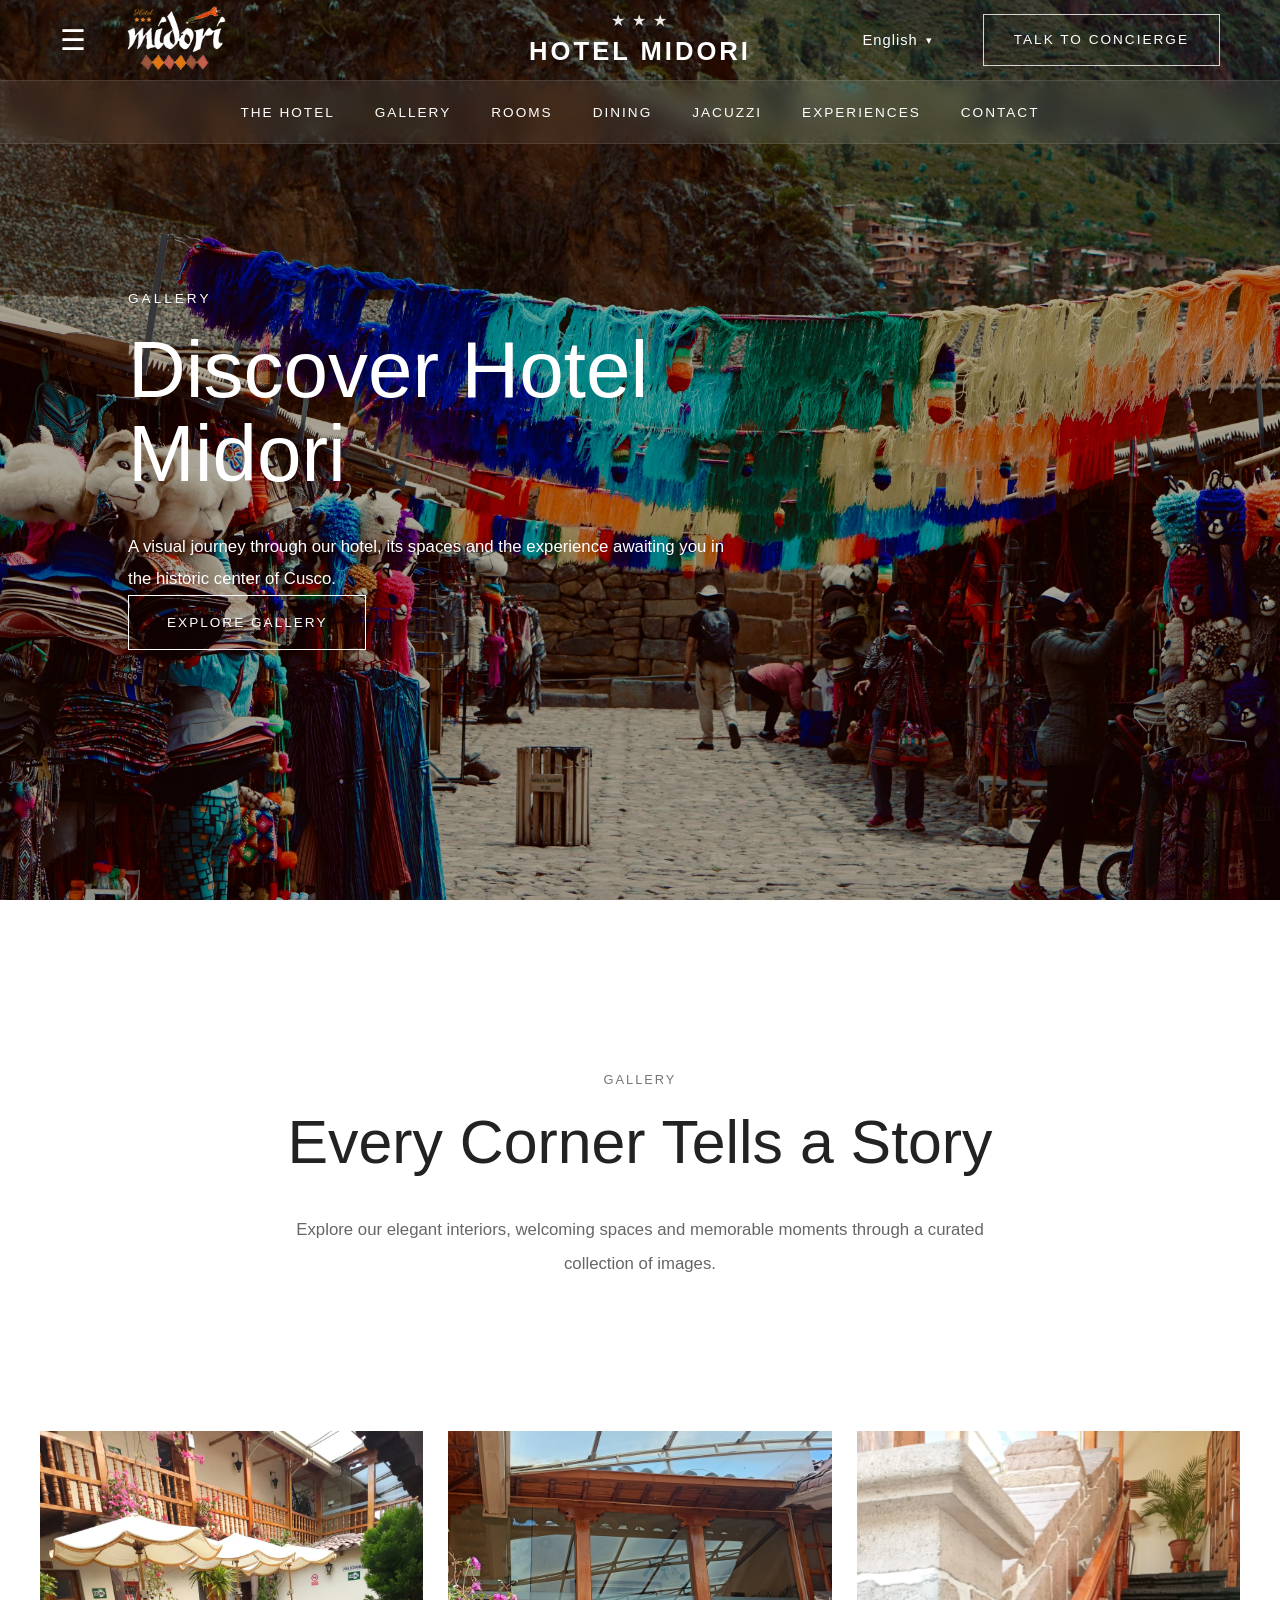
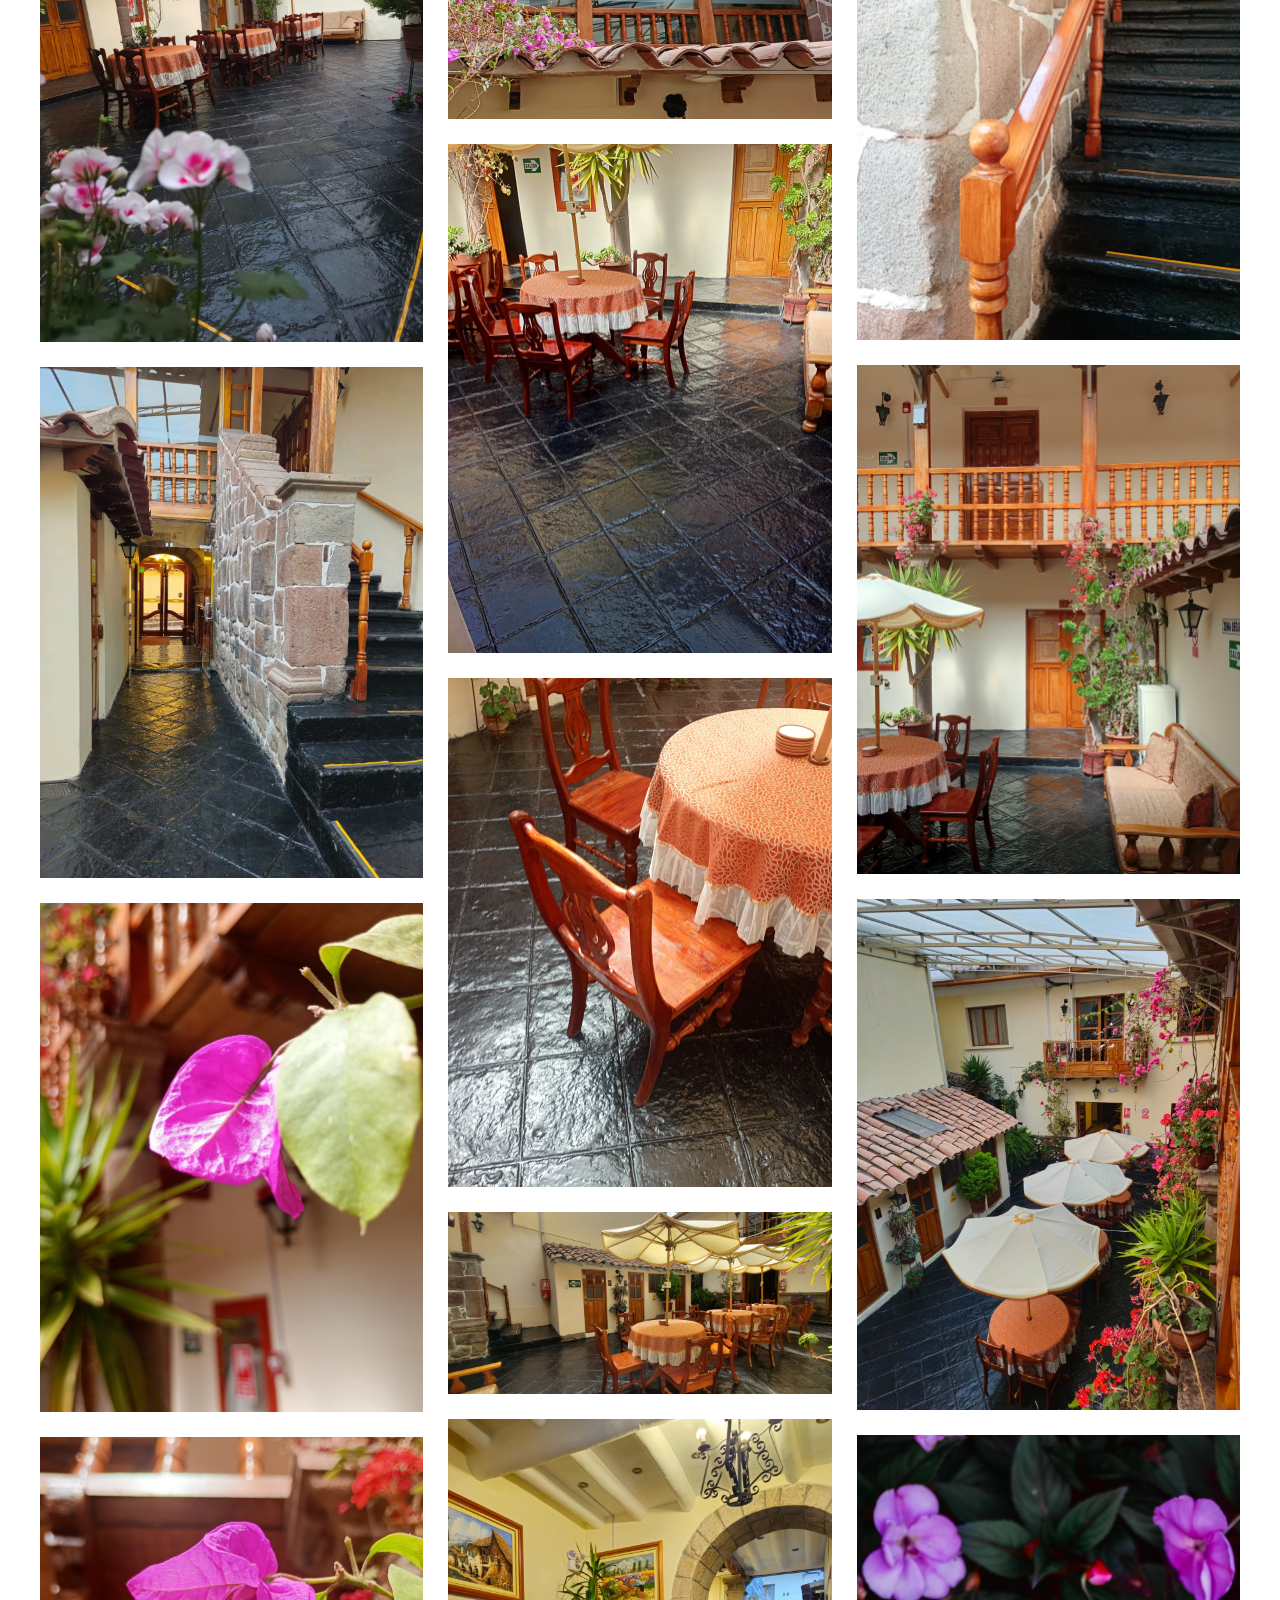
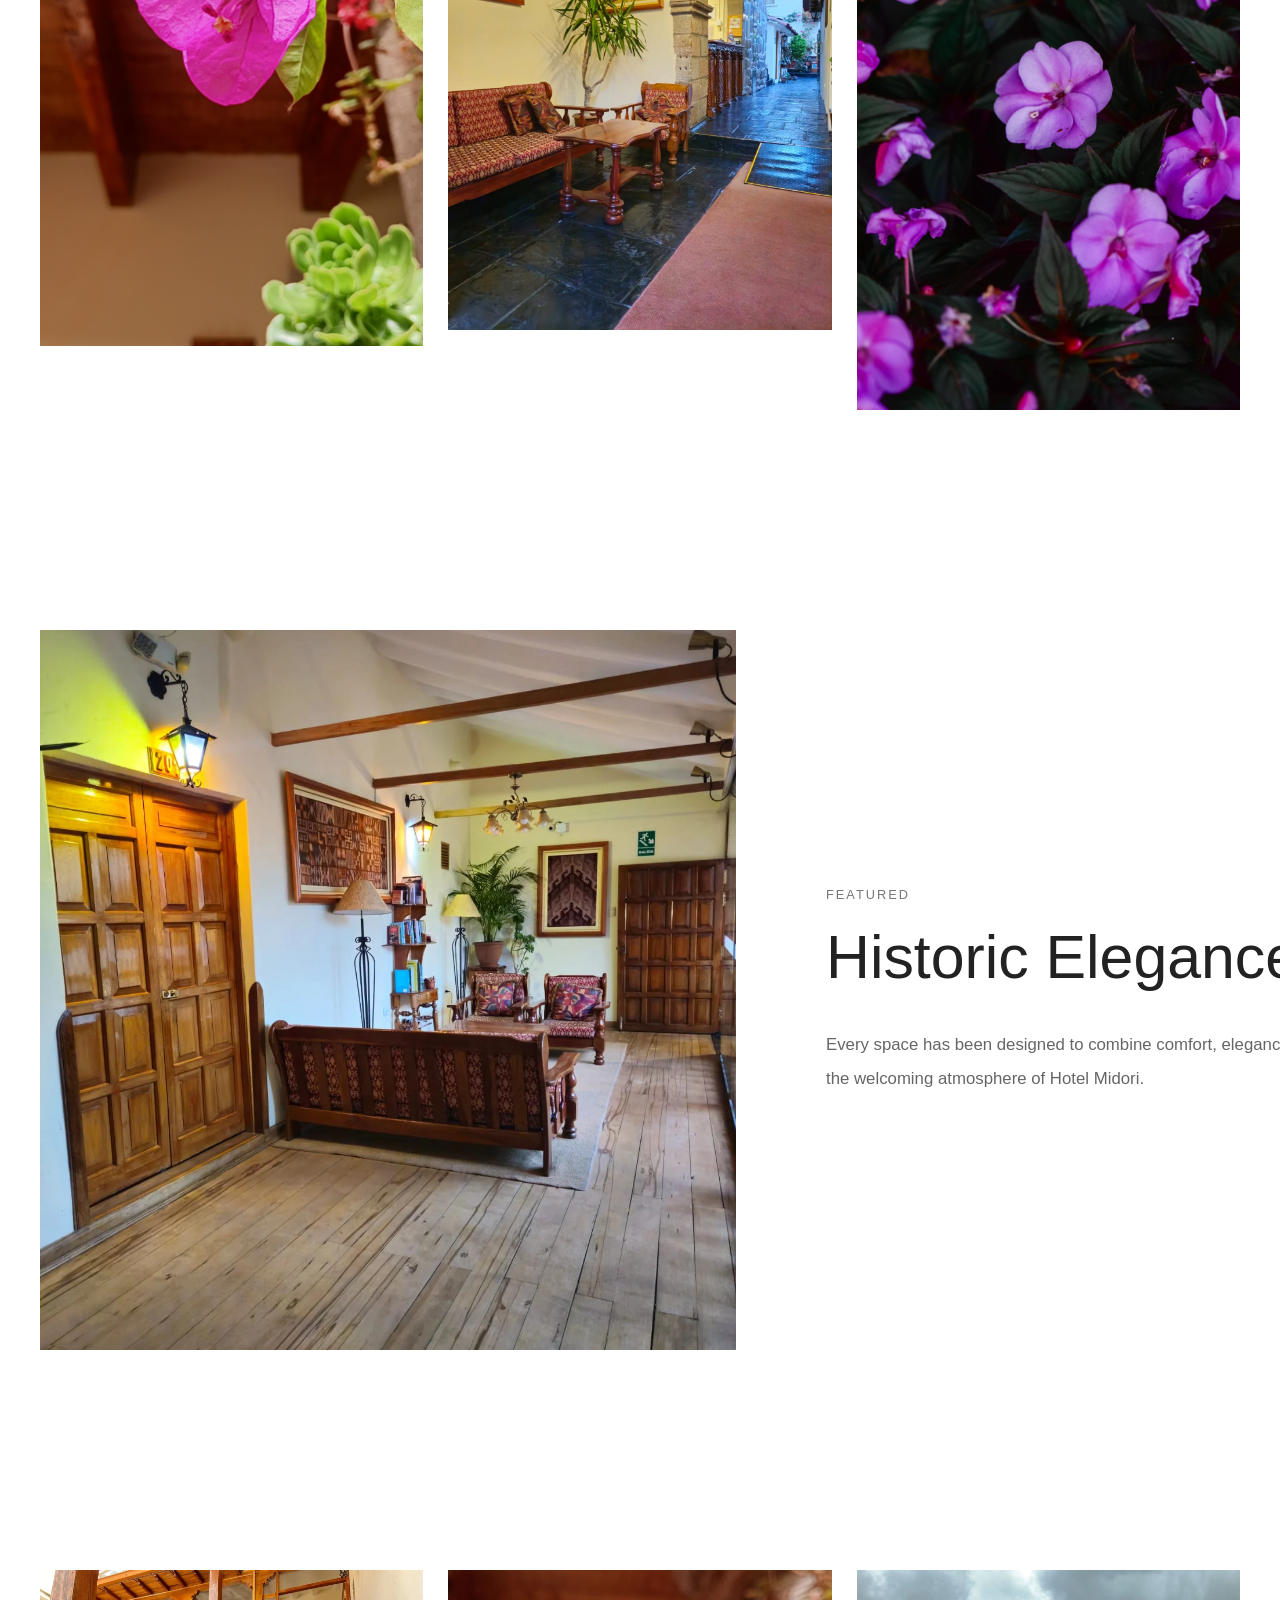
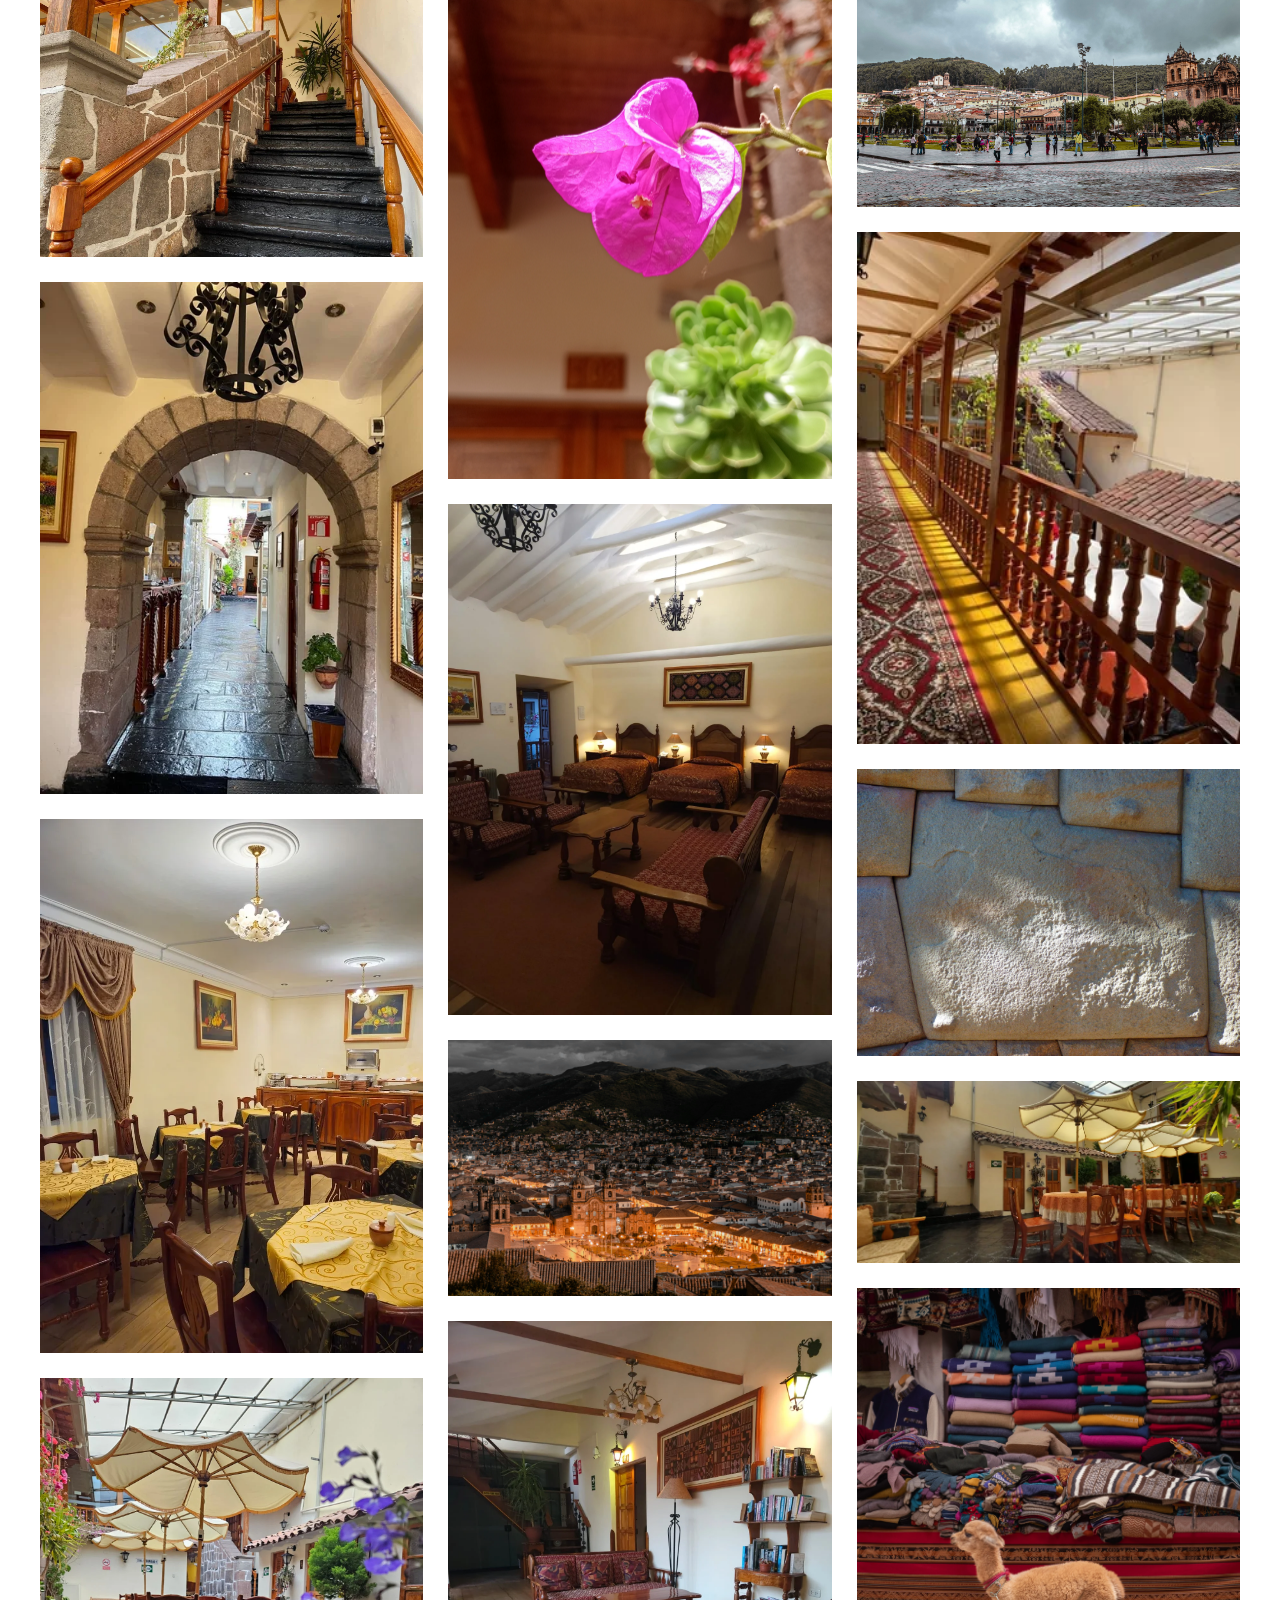
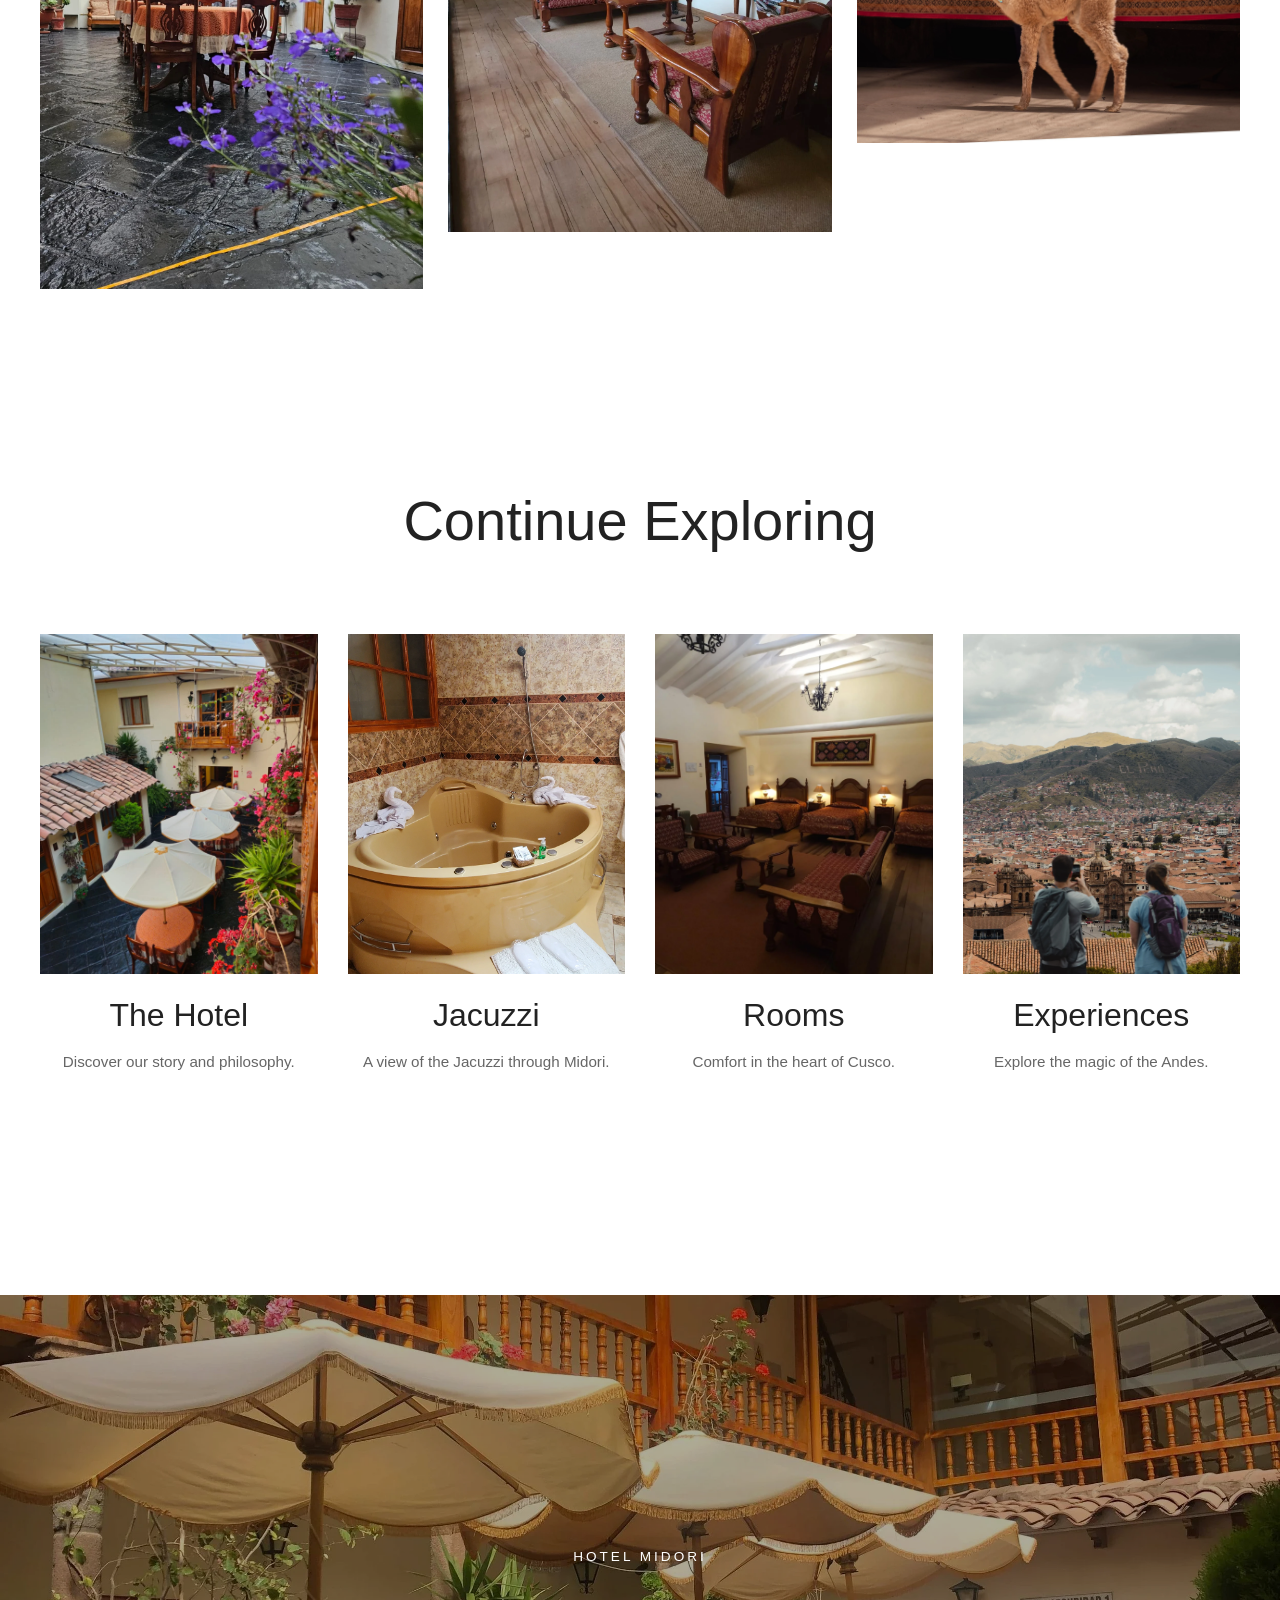
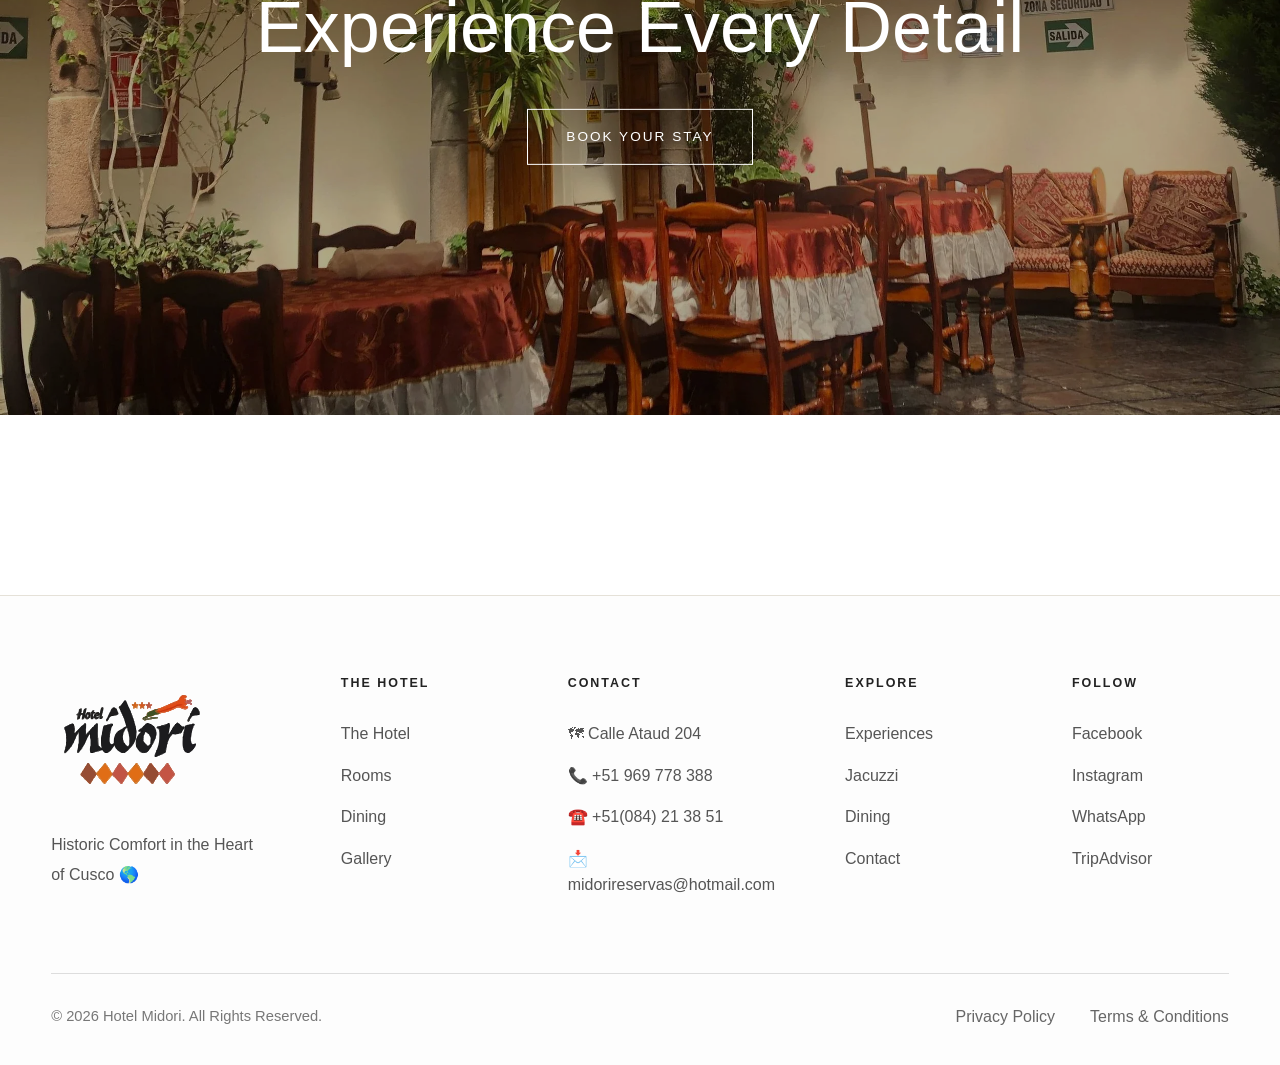
<file: pages/gallery.html>
<!DOCTYPE html>
<html lang="en">
<head>
    <meta charset="UTF-8">
    <meta name="viewport" content="width=device-width, initial-scale=1.0">
    <title>Gallery | Hotel Midori Cusco</title>

    <meta name="description"
    content="Browse the Hotel Midori gallery and discover our colonial architecture, elegant rooms, peaceful courtyard, jacuzzi and memorable spaces through carefully selected photographs.">

    <meta name="keywords"
    content="Hotel Midori gallery, Cusco hotel photos, colonial hotel images, hotel courtyard, Cusco accommodation">

    <meta name="robots" content="index, follow">
    <meta name="author" content="Hotel Midori">
    <meta name="theme-color" content="#fdfdfd">

    <meta property="article:publisher"
    content="https://www.facebook.com/hotelmidori.cuscoperu">

    <link rel="canonical" href="https://hotelmidori.com/pages/gallery.html">

    <meta property="og:title"
    content="Gallery | Hotel Midori Cusco">

    <meta property="og:description"
    content="Explore Hotel Midori through our gallery of rooms, architecture and memorable spaces.">

    <meta property="og:url"
    content="https://hotelmidori.com/pages/gallery.html">

    <meta property="og:image"
    content="https://hotelmidori.com/assets/img/seo/cover.webp">

    <!-- FAVICON -->
    <link rel="icon" href="../assets/img/logo/logocontrolT.svg" type="image/svg+xml">
    
    <link rel="stylesheet" href="../assets/css/style.css">
    <link rel="stylesheet" href="../assets/css/gallery.css">
    <link rel="stylesheet" href="../assets/css/index.css">


        <script type="application/ld+json">
    {
    "@context":"https://schema.org",
    "@type":"Hotel",

    "name":"Hotel Midori",

    "url":"https://hotelmidori.com",

    "image":"https://hotelmidori.com/assets/img/seo/cover.webp",

    "telephone":"+51969778388",

    "email":"midorireservas@hotmail.com",

    "address":{

        "@type":"PostalAddress",

        "streetAddress":"Calle Ataud 204",

        "addressLocality":"Cusco",

        "addressRegion":"Cusco",

        "postalCode":"08002",

        "addressCountry":"PE"

    },

    "sameAs":[

        "https://www.facebook.com/hotelmidori.cuscoperu"

    ]

    }
    </script>
</head>
<body>

    <!-- HEADER -->
    <header class="site-header">

        <div class="header-top">

            <div class="header-left">
                <button class="menu-toggle">☰</button>
                <!-- Contenedor de las 3 estrellas -->
                <div class="header-logo">
                    <a   href="../index.html" class="logo">
                    <img
                        src="../assets/img/logo/logo-blanco.png"
                        alt="Hotel Midori">
                    </a>
                </div>

            </div>
            <!--==================================================
            HAMBURGER BUTTON
            ==================================================-->

            <button
                class="menu-toggle"
                id="menuToggle"
                aria-label="Open navigation">

                <span></span>

                <span></span>

                <span></span>

            </button>





            <div class="header-center">
                <!-- Contenedor de las 3 estrellas -->
                <div class="hotel-stars">
                    <span>★</span><span>★</span><span>★</span>
                </div>

                <a   href="../index.html" class="logo">
                    HOTEL MIDORI 
                </a>
                
            </div>

            <div class="header-right">

                <!--==================================================
                LANGUAGE SELECTOR
                ==================================================-->

                <div class="language-selector">

                    <button class="language-btn" id="languageBtn">

                        <span id="currentLanguage">

                            English

                        </span>

                        <span class="language-arrow">

                            ▾

                        </span>

                    </button>


                    <ul class="language-menu" id="languageMenu">

                        <li data-lang="en">

                            English

                        </li>

                        <li data-lang="es">

                            Español

                        </li>

                        <li data-lang="fr">

                            Français

                        </li>

                        <li data-lang="de">

                            Deutsch

                        </li>

                        <li data-lang="pt">

                            Português

                        </li>

                        <li data-lang="it">

                            Italiano

                        </li>

                        <li data-lang="ja">

                            日本語

                        </li>

                    </ul>

                </div>

                <a href="https://wa.me/51969778388?text=Hello!%20I%20need%20expert%20advice%20for%20my%20trip%20to%20Cusco." 
                class="book-btn" target="_blank" rel="noopener noreferrer"
                data-i18n="nav.TALK_TO">
                    TALK TO CONCIERGE <!--GET ADVICE/SPEAK TO AN EXPERT/BOOK NOW-->
                </a>

            </div>

        </div>

        <nav class="main-navigation">

            <ul>

                <li>
                    <a href="the-hotel.html" data-i18n="nav.hotel">
                        THE HOTEL
                    </a>
                </li>

                <li>
                    <a href="gallery.html" data-i18n="nav.gallery">
                        GALLERY
                    </a>
                </li>

                <li>
                    <a href="rooms.html" data-i18n="nav.rooms">
                        ROOMS
                    </a>
                </li>

                <li>
                    <a href="dining.html" data-i18n="nav.dining">
                        DINING
                    </a>
                </li>

                <li>
                    <a href="jacuzzi.html" data-i18n="nav.jacuzzi">
                        JACUZZI
                    </a>
                </li>

                <li>
                    <a href="experiences.html" data-i18n="nav.experiences">
                        EXPERIENCES
                    </a>
                </li>

                <li>
                    <a href="contact.html" data-i18n="nav.contact">
                        CONTACT
                    </a>
                </li>

            </ul>

        </nav>

    </header>

                <!--==================================================
            SIDE MENU
            ==================================================-->

            <nav class="side-menu" id="sideMenu">

                <button
                    class="close-menu"
                    id="closeMenu"
                    aria-label="Close menu">

                    ✕

                </button>


                <ul>

                    <li>

                        <a href="../index.html" data-i18n="hamburger.index">

                            Home

                        </a>

                    </li>

                    <li>

                        <a href="the-hotel.html" data-i18n="hamburger.hotel">

                            The Hotel

                        </a>

                    </li>

                    <li>

                        <a href="gallery.html" data-i18n="hamburger.gallery">

                            Gallery

                        </a>

                    </li>

                    <li>

                        <a href="rooms.html" data-i18n="hamburger.rooms">

                            Rooms

                        </a>

                    </li>

                    <li>

                        <a href="dining.html" data-i18n="hamburger.dining">

                            Dining

                        </a>

                    </li>

                    <li>

                        <a href="jacuzzi.html" data-i18n="hamburger.jacuzzi">

                            Jacuzzi

                        </a>

                    </li>

                    <li>

                        <a href="experiences.html" data-i18n="hamburger.experiences">

                            Experiences

                        </a>

                    </li>

                    <li>

                        <a href="contact.html" data-i18n="hamburger.contact">

                            Contact

                        </a>

                    </li>

                </ul>


                <a

                    href="https://wa.me/51969778388?text=Hello!%20I%20would%20like%20to%20check%20room%20availability."

                    class="side-book-btn"

                    target="_blank"
                    
                    data-i18n="hamburger.bookNow">

                    BOOK NOW

                </a>

            </nav>


            <div class="menu-overlay" id="menuOverlay"></div>

<main>

    <!-- ======================================================
         HERO
    ====================================================== -->

    <section class="gallery-hero">

        <img
            src="../assets/img/gallery/hero.webp"
            alt="Hotel Midori Gallery">

        <div class="hero-overlay"></div>

        <div class="hero-content">

            <span data-i18n="hero.gallery.span">

                GALLERY

            </span>

            <h1 data-i18n="hero.gallery.h1">

                Discover
                Hotel Midori

            </h1>

            <p data-i18n="hero.gallery.p">

                A visual journey through our hotel,
                its spaces and the experience awaiting you
                in the historic center of Cusco.

            </p>

            <a href="#gallery-intro" class="hero-btn"
            data-i18n="hero.gallery.btn">

                EXPLORE GALLERY

            </a>

        </div>

    </section>



    <!-- ======================================================
         INTRODUCTION
    ====================================================== -->

<section class="gallery-intro" id="gallery-intro">

        <span data-i18n="gallery.introduction.span">

            GALLERY

        </span>

        <h2 data-i18n="gallery.introduction.h2">

            Every Corner
            Tells a Story

        </h2>

        <p data-i18n="gallery.introduction.p">

            Explore our elegant interiors,
            welcoming spaces and memorable moments
            through a curated collection of images.

        </p>

    </section>



    <!-- ======================================================
         MAIN GALLERY
    ====================================================== -->

    <section class="gallery-grid">

        <img src="../assets/img/gallery/gallery-01.webp" alt="Gallery">
        <img src="../assets/img/gallery/gallery-02.webp" alt="Gallery">
        <img src="../assets/img/gallery/gallery-03.webp" alt="Gallery">
        <img src="../assets/img/gallery/gallery-04.webp" alt="Gallery">
        <img src="../assets/img/gallery/gallery-05.webp" alt="Gallery">
        <img src="../assets/img/gallery/gallery-06.webp" alt="Gallery">
        <img src="../assets/img/gallery/gallery-07.webp" alt="Gallery">
        <img src="../assets/img/gallery/gallery-08.webp" alt="Gallery">
        <img src="../assets/img/gallery/gallery-09.webp" alt="Gallery">
        <img src="../assets/img/gallery/gallery-10.webp" alt="Gallery">
        <img src="../assets/img/gallery/gallery-11.webp" alt="Gallery">
        <img src="../assets/img/gallery/gallery-12.webp" alt="Gallery">

        <img src="../assets/img/gallery/gallery-25.webp" alt="Gallery">

    </section>



    <!-- ======================================================
         FEATURED IMAGE
    ====================================================== -->

    <section class="gallery-feature">

        <div class="feature-image">

            <img
                src="../assets/img/discover/featured.webp"
                alt="Featured">

        </div>

        <div class="feature-content">

            <span data-i18n="gallery.feature.span">

                FEATURED

            </span>

            <h2 data-i18n="gallery.feature.h2">

                Historic Elegance

            </h2>

            <p data-i18n="gallery.feature.p">

                Every space has been designed
                to combine comfort,
                elegance and the welcoming atmosphere
                of Hotel Midori.

            </p>

        </div>

    </section>



    <!-- ======================================================
         SECOND GALLERY
    ====================================================== -->

    <section class="gallery-grid second-gallery">

        <img src="../assets/img/gallery/gallery-13.webp" alt="Gallery">
        <img src="../assets/img/gallery/gallery-14.webp" alt="Gallery">
        <img src="../assets/img/gallery/gallery-15.webp" alt="Gallery">
        <img src="../assets/img/gallery/gallery-16.webp" alt="Gallery">
        <img src="../assets/img/gallery/gallery-17.webp" alt="Gallery">
        <img src="../assets/img/gallery/gallery-18.webp" alt="Gallery">
        <img src="../assets/img/gallery/gallery-19.webp" alt="Gallery">
        <img src="../assets/img/gallery/gallery-20.webp" alt="Gallery">
        <img src="../assets/img/gallery/gallery-21.webp" alt="Gallery">
        <img src="../assets/img/gallery/gallery-22.webp" alt="Gallery">
        <img src="../assets/img/gallery/gallery-23.webp" alt="Gallery">
        <img src="../assets/img/gallery/gallery-24.webp" alt="Gallery">

        <img src="../assets/img/gallery/gallery-26.webp" alt="Gallery">

    </section>

<!-- ======================================================
     DISCOVER MORE (GLOBAL COMPONENT)
====================================================== -->

<section class="discover-more">

    <h2 data-i18n="gallery.discover.h2">

        Continue Exploring

    </h2>

    <div class="discover-grid">

        <a href="the-hotel.html" class="discover-card">

            <img src="../assets/img/discover/hotel.webp" alt="The Hotel">

            <h3 data-i18n="gallery.discover.card1.h3">The Hotel</h3>

            <p data-i18n="gallery.discover.card1.p">Discover our story and philosophy.</p>

        </a>

        <a href="jacuzzi.html" class="discover-card">

                <img
                    src="../assets/img/hotel/card-jacuzzi.webp"
                    alt="Jacuzzi">

                <h3 data-i18n="gallery.discover.card2.h3">Jacuzzi</h3>

            <p data-i18n="gallery.discover.card2.p">A view of the Jacuzzi through Midori.</p>

        </a>

        <a href="rooms.html" class="discover-card">

            <img src="../assets/img/discover/rooms.webp" alt="Rooms">

            <h3 data-i18n="gallery.discover.card3.h3">Rooms</h3>

            <p data-i18n="gallery.discover.card3.p">Comfort in the heart of Cusco.</p>

        </a>

        <a href="experiences.html" class="discover-card">

            <img src="../assets/img/discover/experiences.webp" alt="Experiences">

            <h3 data-i18n="gallery.discover.card4.h3">Experiences</h3>

            <p data-i18n="gallery.discover.card4.p">Explore the magic of the Andes.</p>

        </a>

    </div>

</section>



    <!-- ======================================================
         CTA
    ====================================================== -->

        <section class="site-cta">

            <img src="../assets/img/discover/cta.webp" alt="Hotel CTA">

            <div class="site-cta-content">

                <span data-i18n="gallery.cta.span">HOTEL MIDORI</span>

                <h2 data-i18n="gallery.cta.h2">Experience Every Detail</h2>

                <a href="https://wa.me/51977349357" target="_blank" class="hero-btn" data-i18n="gallery.cta.btn">
                    BOOK YOUR STAY
                </a>

            </div>

        </section>

</main>




<!-- ====================FOOTER=====================  -->
<footer>

    <div class="footer-container">

        <div class="footer-grid">

            <!-- Logo -->

            <div class="footer-brand">

                <img
                    src="../assets/img/logo/logoNegro.svg"
                    alt="Hotel Midori">

                <p class="footer-column">
                    <a href="contact.html#contact-info" class="footer-location-link"
                    data-i18n="footer.location">
                        Historic Comfort in the Heart of Cusco 🌎
                    </a>
                </p>

            </div>


            <!-- Hotel -->

            <div class="footer-column">

                <h4 data-i18n="footer.Hotel">

                    THE HOTEL

                </h4>

                <a href="the-hotel.html" data-i18n="footer.theHotel">The Hotel</a>

                <a href="rooms.html" data-i18n="footer.rooms">Rooms</a>

                <a href="dining.html" data-i18n="footer.dining">Dining</a>

                <a href="gallery.html" data-i18n="footer.gallery">Gallery</a>

            </div>


            <!-- Contact -->

            <div class="footer-column">

                <h4 data-i18n="footer.contact">

                    CONTACT

                </h4>

                <a href="contact.html">

                    🗺 Calle Ataud 204

                </a>

                <a href="https://wa.me/51969778388" target="_blank">

                    📞 +51 969 778 388
                    
                </a>

                <a href="tel:+51084213851" target="_blank">

                    ☎️ +51(084) 21 38 51

                </a>

                <a href="mailto:midorireservas@hotmail.com" target="_blank">

                    📩 midorireservas@hotmail.com

                </a>

            </div>


            <!-- Explore -->

            <div class="footer-column">

                <h4 data-i18n="footer.explore">

                    EXPLORE

                </h4>

                <a href="experiences.html" data-i18n="footer.experiences">Experiences</a>

                <a href="jacuzzi.html" data-i18n="footer.jacuzzi">Jacuzzi</a>

                <a href="dining.html" data-i18n="footer.dining">Dining</a>

                <a href="contact.html" data-i18n="footer.contact">Contact</a>

            </div>


            <!-- Social -->

            <div class="footer-column">

                <h4 data-i18n="footer.follow">

                    FOLLOW

                </h4>

                <a href="https://www.facebook.com/hotelmidori.cuscoperu#" target="_blank">Facebook</a>

                <a href="https://www.instagram.com/hotelmidoricusco/" target="_blank">Instagram</a>

                <a href="https://wa.me/51969778388" target="_blank">WhatsApp</a>

                <a href="https://www.tripadvisor.com/Hotel_Review-g294314-d647484-Reviews-Midori_Hotel-Cusco_Cusco_Region.html" target="_blank">TripAdvisor</a>
            </div>

        </div>


        <div class="footer-bottom">

            <p data-i18n="footer.rights">

                © 2026 Hotel Midori.
                All Rights Reserved.

            </p>

            <div>

                <a href="privacyPolicy.html#legal-header" target="_blank"
                data-i18n="footer.privacyPolicy">

                    Privacy Policy

                </a>

                <a href="termsConditions.html#legal-content" target="_blank"
                data-i18n="footer.termsConditions">

                    Terms & Conditions

                </a>

            </div>

        </div>

    </div>

</footer>

    <!-- Widget Flotante de WhatsApp -->
    <div class="wsp-widget" id="wspWidget">
        <!-- Cabecera del chat (Aquí pones la foto y nombre) -->
        <div class="wsp-header">
            <img src="../assets/img/logo/logo-midori.webp" alt="Hotel Midori" class="wsp-avatar">
            <div class="wsp-hotel-info">
                <h4>Hotel Midori</h4>
                <span data-i18n="wsp.teamReplies">Our team usually replies in minutes</span>
            </div>
            <button class="wsp-close" id="wspClose">×</button>
        </div>
        
        <!-- Cuerpo del chat (El mensaje de bienvenida) -->
        <div class="wsp-body">
            <p class="wsp-msg" data-i18n="wsp.welcomeMessage">
                Hello! 👋 Thank you for visiting Hotel Midori. How can our travel experts assist you today?
            </p>
        </div>
        
        <!-- Botón de acción real -->
        <div class="wsp-footer">
            <a href="https://wa.me/51969778388?text=Hello!%20I%20need%20expert%20advice%20for%20my%20trip%20to%20Cusco." 
            target="_blank" 
            rel="noopener noreferrer" 
            class="wsp-chat-btn" data-i18n="wsp.startChat">
                Start Chat
            </a>
        </div>
    </div>

    <script src="../assets/js/unified.js"></script>

</body>
</html>
</file>
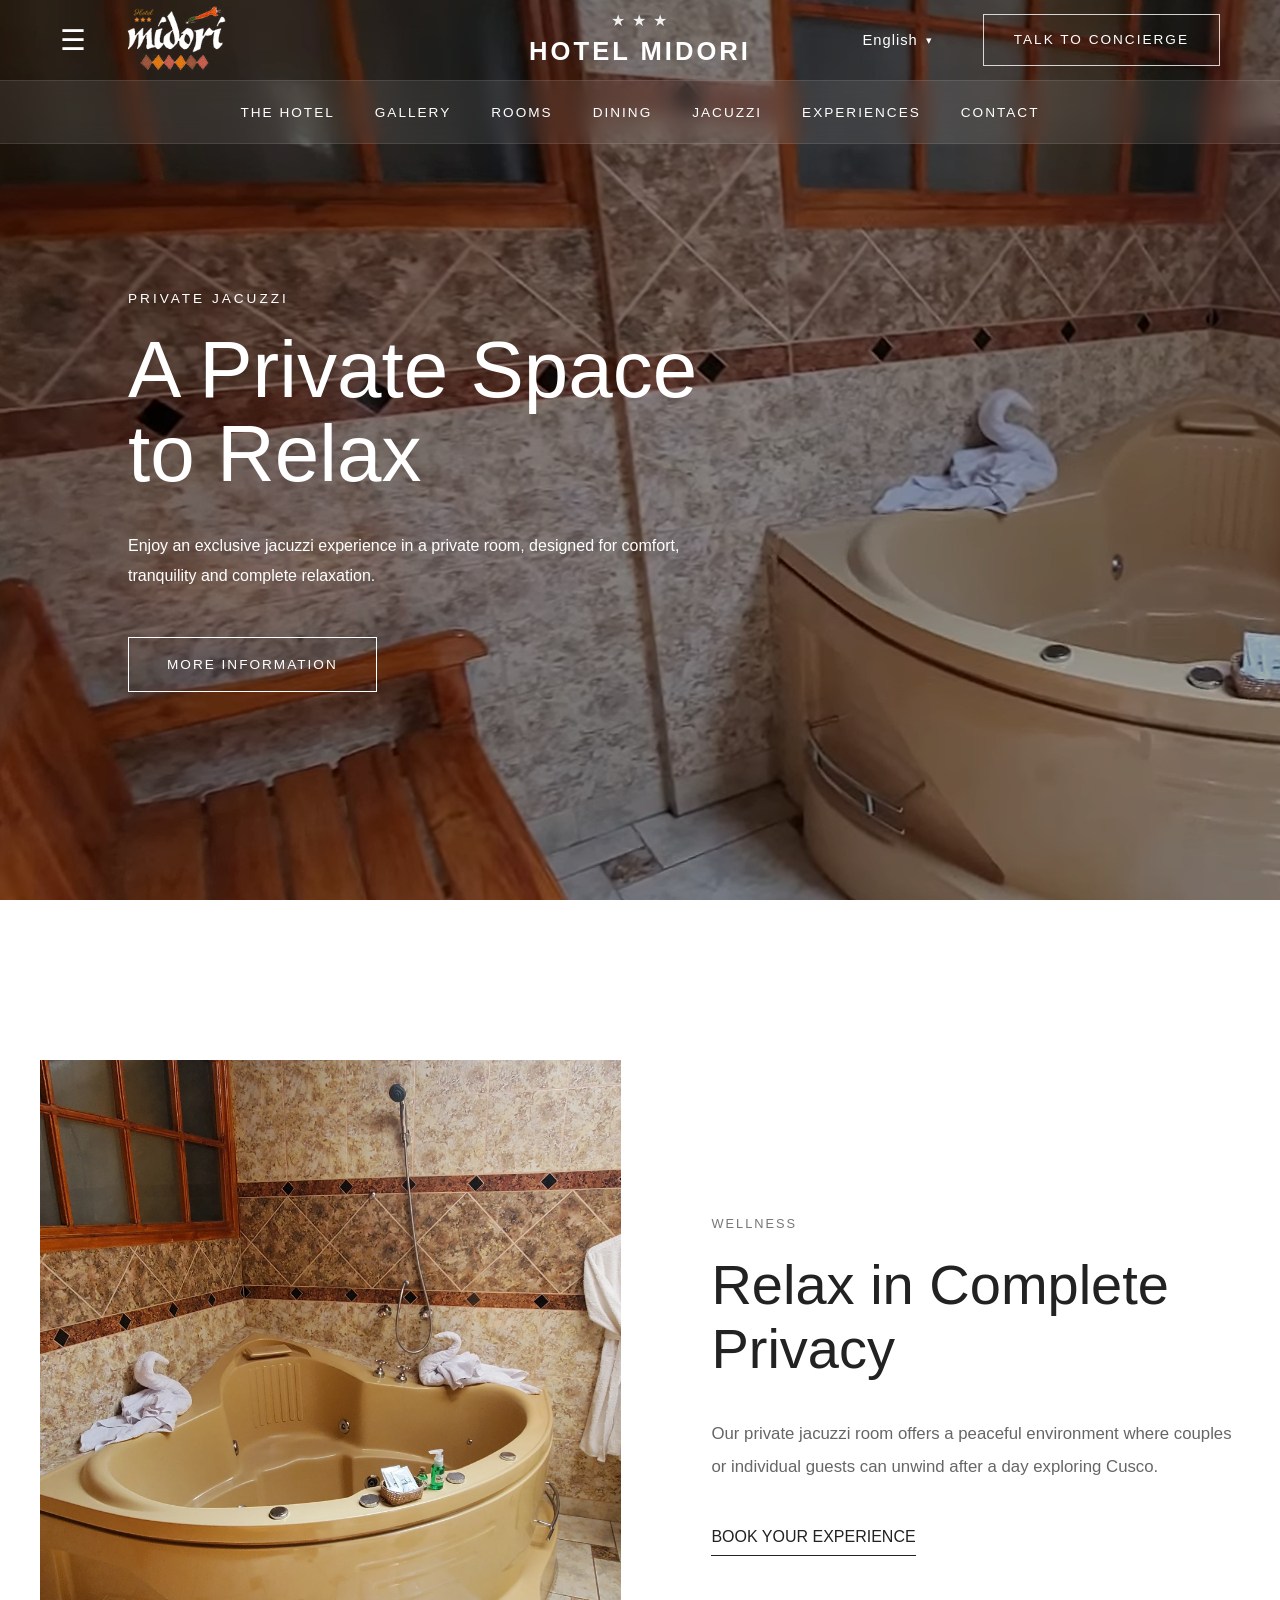
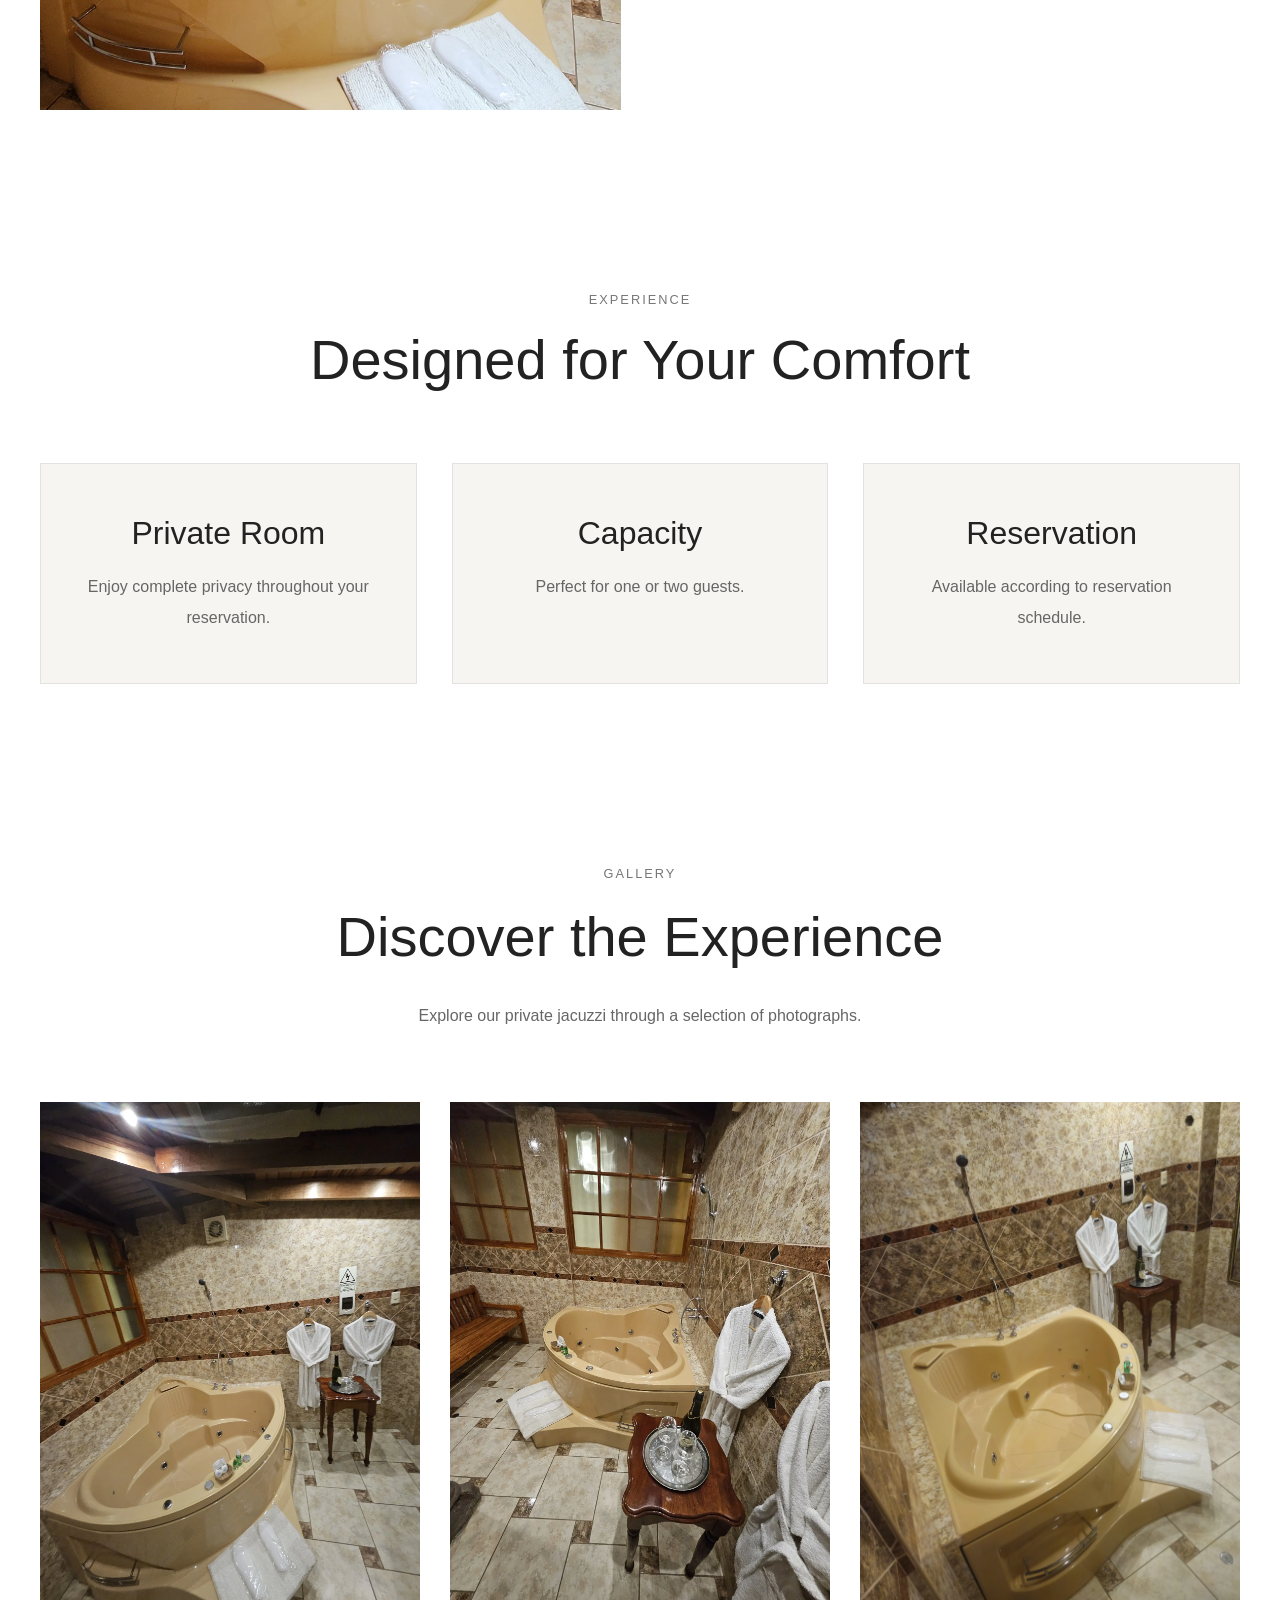
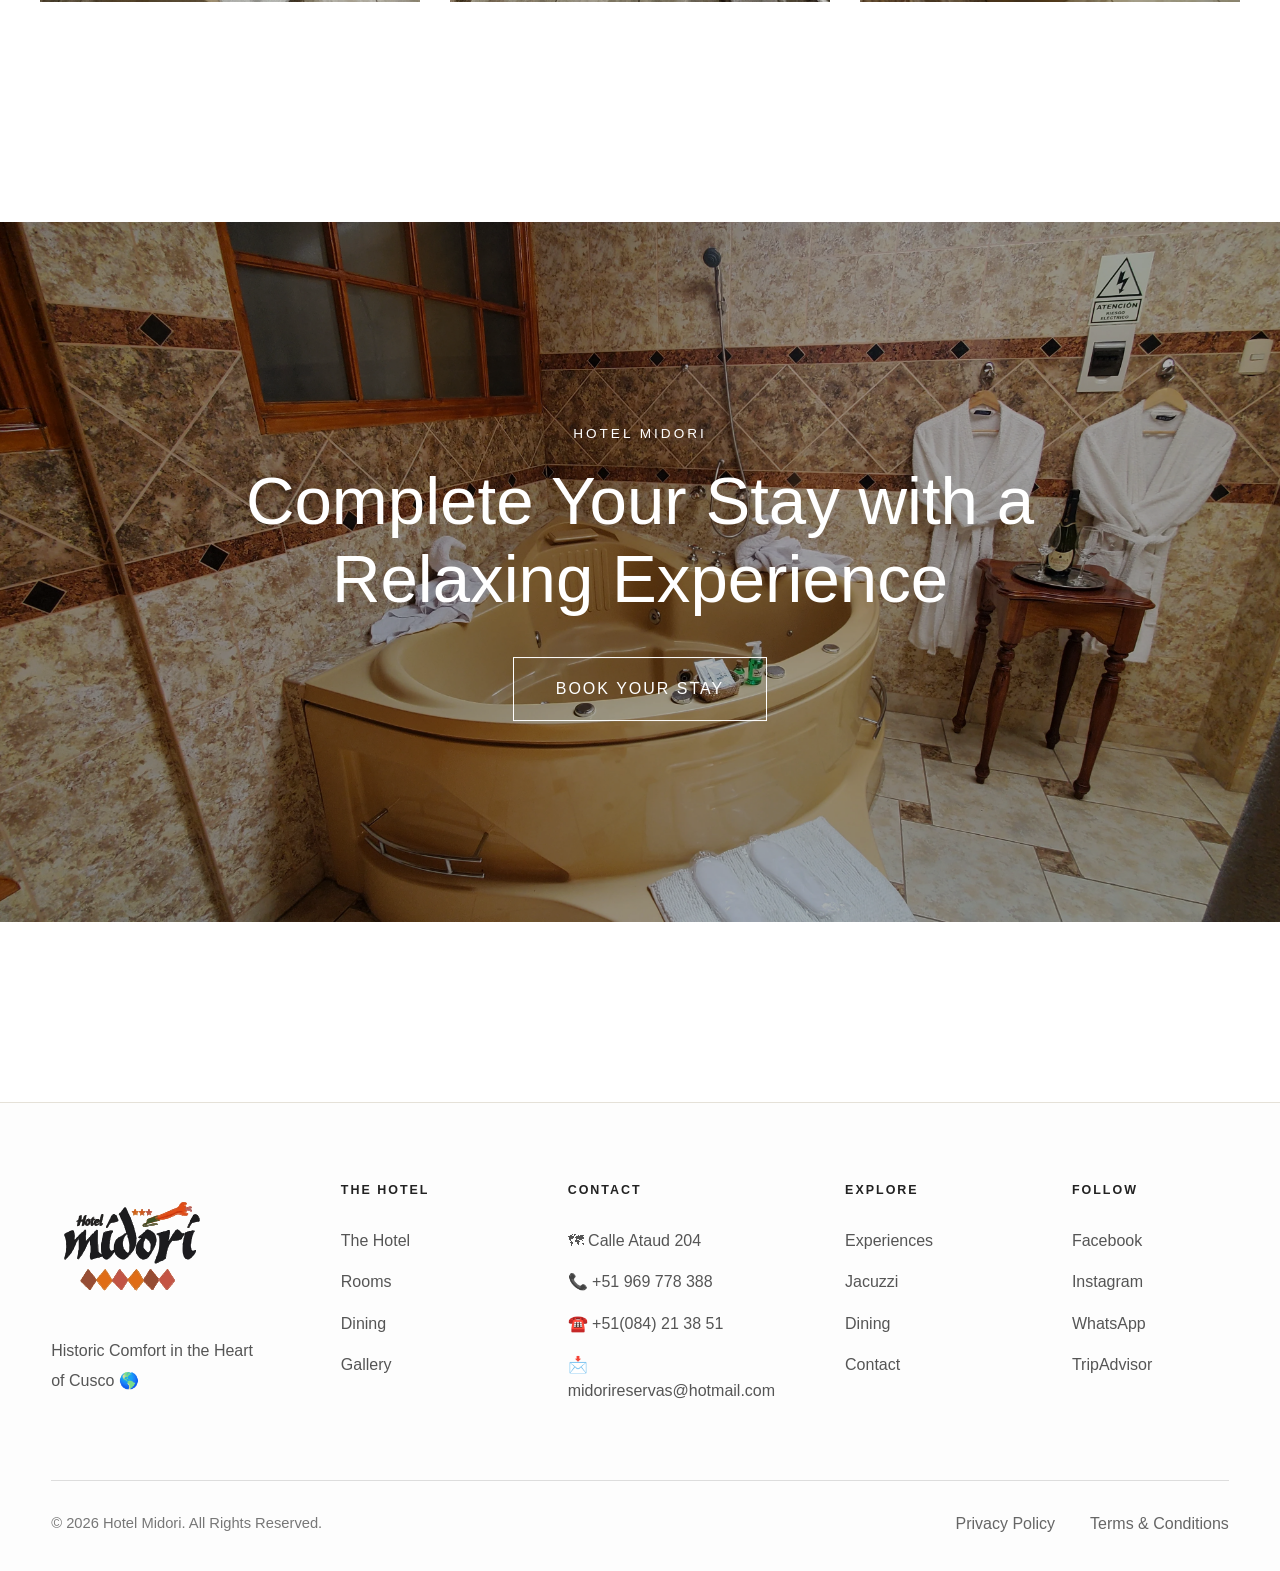
<file: pages/jacuzzi.html>
<!DOCTYPE html>
<html lang="en">
<head>
    <meta charset="UTF-8">
    <meta name="viewport" content="width=device-width, initial-scale=1.0">
    <title>Jacuzzi | Hotel Midori Cusco</title>

    <meta name="description"
    content="Relax in Hotel Midori's jacuzzi after exploring Cusco and enjoy a peaceful experience designed for rest, comfort and well-being.">

    <meta name="keywords"
    content="Hotel Midori jacuzzi, Cusco hotel jacuzzi, relaxation Cusco, spa hotel Cusco">

    <meta name="robots" content="index, follow">
    <meta name="author" content="Hotel Midori">
    <meta name="theme-color" content="#fdfdfd">

    <meta property="article:publisher"
    content="https://www.facebook.com/hotelmidori.cuscoperu">

    <link rel="canonical" href="https://hotelmidori.com/pages/jacuzzi.html">

    <meta property="og:title"
    content="Jacuzzi | Hotel Midori">

    <meta property="og:description"
    content="Relax and unwind in the peaceful jacuzzi at Hotel Midori.">

    <meta property="og:url"
    content="https://hotelmidori.com/pages/jacuzzi.html">

    <meta property="og:image"
    content="https://hotelmidori.com/assets/img/seo/cover.webp">

    <!-- FAVICON -->
    <link rel="icon" href="../assets/img/logo/logocontrolT.svg" type="image/svg+xml">
    
    <link rel="stylesheet" href="../assets/css/style.css">
    <link rel="stylesheet" href="../assets/css/jacuzzi.css">
    <link rel="stylesheet" href="../assets/css/index.css">

        <script type="application/ld+json">
    {
    "@context":"https://schema.org",
    "@type":"Hotel",

    "name":"Hotel Midori",

    "url":"https://hotelmidori.com",

    "image":"https://hotelmidori.com/assets/img/seo/cover.webp",

    "telephone":"+51969778388",

    "email":"midorireservas@hotmail.com",

    "address":{

        "@type":"PostalAddress",

        "streetAddress":"Calle Ataud 204",

        "addressLocality":"Cusco",

        "addressRegion":"Cusco",

        "postalCode":"08002",

        "addressCountry":"PE"

    },

    "sameAs":[

        "https://www.facebook.com/hotelmidori.cuscoperu"

    ]

    }
    </script>
</head>
<body>

    <!-- HEADER -->
    <header class="site-header">

        <div class="header-top">

            <div class="header-left">
                <button class="menu-toggle">☰</button>
                <!-- Contenedor de las 3 estrellas -->
                <div class="header-logo">
                    <a   href="../index.html" class="logo">
                    <img
                        src="../assets/img/logo/logo-blanco.png"
                        alt="Hotel Midori">
                    </a>
                </div>

            </div>
            <!--==================================================
            HAMBURGER BUTTON
            ==================================================-->

            <button
                class="menu-toggle"
                id="menuToggle"
                aria-label="Open navigation">

                <span></span>

                <span></span>

                <span></span>

            </button>





            <div class="header-center">
                <!-- Contenedor de las 3 estrellas -->
                <div class="hotel-stars">
                    <span>★</span><span>★</span><span>★</span>
                </div>

                <a   href="../index.html" class="logo">
                    HOTEL MIDORI 
                </a>
                
            </div>

            <div class="header-right">

                <!--==================================================
                LANGUAGE SELECTOR
                ==================================================-->

                <div class="language-selector">

                    <button class="language-btn" id="languageBtn">

                        <span id="currentLanguage">

                            English

                        </span>

                        <span class="language-arrow">

                            ▾

                        </span>

                    </button>


                    <ul class="language-menu" id="languageMenu">

                        <li data-lang="en">

                            English

                        </li>

                        <li data-lang="es">

                            Español

                        </li>

                        <li data-lang="fr">

                            Français

                        </li>

                        <li data-lang="de">

                            Deutsch

                        </li>

                        <li data-lang="pt">

                            Português

                        </li>

                        <li data-lang="it">

                            Italiano

                        </li>

                        <li data-lang="ja">

                            日本語

                        </li>

                    </ul>

                </div>

                <a href="https://wa.me/51969778388?text=Hello!%20I%20need%20expert%20advice%20for%20my%20trip%20to%20Cusco." 
                class="book-btn" target="_blank" rel="noopener noreferrer"
                data-i18n="nav.TALK_TO">
                    TALK TO CONCIERGE <!--GET ADVICE/SPEAK TO AN EXPERT/BOOK NOW-->
                </a>

            </div>

        </div>

        <nav class="main-navigation">

            <ul>

                <li>
                    <a href="the-hotel.html" data-i18n="nav.hotel">
                        THE HOTEL
                    </a>
                </li>

                <li>
                    <a href="gallery.html" data-i18n="nav.gallery">
                        GALLERY
                    </a>
                </li>

                <li>
                    <a href="rooms.html" data-i18n="nav.rooms">
                        ROOMS
                    </a>
                </li>

                <li>
                    <a href="dining.html" data-i18n="nav.dining">
                        DINING
                    </a>
                </li>

                <li>
                    <a href="jacuzzi.html" data-i18n="nav.jacuzzi">
                        JACUZZI
                    </a>
                </li>

                <li>
                    <a href="experiences.html" data-i18n="nav.experiences">
                        EXPERIENCES
                    </a>
                </li>

                <li>
                    <a href="contact.html" data-i18n="nav.contact">
                        CONTACT
                    </a>
                </li>

            </ul>

        </nav>

    </header>

                <!--==================================================
            SIDE MENU
            ==================================================-->

            <nav class="side-menu" id="sideMenu">

                <button
                    class="close-menu"
                    id="closeMenu"
                    aria-label="Close menu">

                    ✕

                </button>


                <ul>

                    <li>

                        <a href="../index.html" data-i18n="hamburger.index">

                            Home

                        </a>

                    </li>

                    <li>

                        <a href="the-hotel.html" data-i18n="hamburger.hotel">

                            The Hotel

                        </a>

                    </li>

                    <li>

                        <a href="gallery.html" data-i18n="hamburger.gallery">

                            Gallery

                        </a>

                    </li>

                    <li>

                        <a href="rooms.html" data-i18n="hamburger.rooms">

                            Rooms

                        </a>

                    </li>

                    <li>

                        <a href="dining.html" data-i18n="hamburger.dining">

                            Dining

                        </a>

                    </li>

                    <li>

                        <a href="jacuzzi.html" data-i18n="hamburger.jacuzzi">

                            Jacuzzi

                        </a>

                    </li>

                    <li>

                        <a href="experiences.html" data-i18n="hamburger.experiences">

                            Experiences

                        </a>

                    </li>

                    <li>

                        <a href="contact.html" data-i18n="hamburger.contact">

                            Contact

                        </a>

                    </li>

                </ul>


                <a

                    href="https://wa.me/51969778388?text=Hello!%20I%20would%20like%20to%20check%20room%20availability."

                    class="side-book-btn"

                    target="_blank"
                    
                    data-i18n="hamburger.bookNow">

                    BOOK NOW

                </a>

            </nav>


            <div class="menu-overlay" id="menuOverlay"></div>

<main>

    <!-- ======================================================
         HERO
    ====================================================== -->

    <section class="jacuzzi-hero">

        <video preload="metadata" autoplay muted loop playsinline>

            <source
                src="../assets/video/jacuzzi/jacuzzi-hero.webm"
                type="video/webm">

        </video>

        <div class="hero-overlay"></div>

        <div class="hero-content">

            <span data-i18n="hero.jacuzzi.span">

                PRIVATE JACUZZI

            </span>

            <h1 data-i18n="hero.jacuzzi.h1">

                A Private Space
                <br>
                to Relax

            </h1>

            <p data-i18n="hero.jacuzzi.p">

                Enjoy an exclusive jacuzzi experience in a private room,
                designed for comfort, tranquility and complete relaxation.

            </p>

            <a href="#jacuzzi-intro" class="hero-btn"
            data-i18n="hero.jacuzzi.btn">

                More information

            </a>

        </div>

    </section>



    <!-- ======================================================
         PRIVATE EXPERIENCE
    ====================================================== -->

<section class="jacuzzi-intro" id="jacuzzi-intro" >

        <div class="intro-image">

            <img
                src="../assets/img/jacuzzi/jacuzzi-card.webp"
                alt="Private Jacuzzi">

        </div>

        <div class="intro-content">

            <span data-i18n="jacuzzi.introduction.span">

                WELLNESS

            </span>

            <h2 data-i18n="jacuzzi.introduction.h2">

                Relax in Complete Privacy

            </h2>

            <p data-i18n="jacuzzi.introduction.p">

                Our private jacuzzi room offers a peaceful environment
                where couples or individual guests can unwind after a day
                exploring Cusco.

            </p>

            <a href="https://wa.me/51969778388" target="_blank" data-i18n="jacuzzi.introduction.btn">

                BOOK YOUR EXPERIENCE

            </a>

        </div>

    </section>



    <!-- ======================================================
         FEATURES
    ====================================================== -->

<section class="jacuzzi-features">

        <span data-i18n="jacuzzi.features.span">

            EXPERIENCE

        </span>

        <h2 data-i18n="jacuzzi.features.h2">

            Designed for Your Comfort

        </h2>

        <div class="features-grid">

            <div>

                <h3 data-i18n="jacuzzi.features.item1.h3">

                    Private Room

                </h3>

                <p data-i18n="jacuzzi.features.item1.p">

                    Enjoy complete privacy throughout your reservation.

                </p>

            </div>

            <div>

                <h3 data-i18n="jacuzzi.features.item2.h3">

                    Capacity

                </h3>

                <p data-i18n="jacuzzi.features.item2.p">

                    Perfect for one or two guests.

                </p>

            </div>

            <div>

                <h3 data-i18n="jacuzzi.features.item3.h3">

                    Reservation

                </h3>

                <p data-i18n="jacuzzi.features.item3.p">

                    Available according to reservation schedule.

                </p>

            </div>

        </div>

    </section>



    <!-- ======================================================
         GALLERY
    ====================================================== -->

<section class="jacuzzi-gallery">

        <div class="gallery-header">

            <span data-i18n="jacuzzi.gallery.span">

                GALLERY

            </span>

            <h2 data-i18n="jacuzzi.gallery.h2">

                Discover the Experience

            </h2>

            <p data-i18n="jacuzzi.gallery.p">

                Explore our private jacuzzi through a selection
                of photographs.

            </p>

        </div>

        <div class="gallery-grid">

            <img
                src="../assets/img/jacuzzi/gallery-1.webp"
                alt="Jacuzzi">

            <img
                src="../assets/img/jacuzzi/gallery-2.webp"
                alt="Jacuzzi">

            <img
                src="../assets/img/jacuzzi/gallery-3.webp"
                alt="Jacuzzi">

        </div>

    </section>



    <!-- ======================================================
         BOOK YOUR STAY
    ====================================================== -->

<section class="jacuzzi-cta">

        <img
            src="../assets/img/jacuzzi/cta.webp"
            alt="Private Jacuzzi">

        <div class="cta-content">

            <span data-i18n="jacuzzi.cta.span">

                HOTEL MIDORI

            </span>

            <h2 data-i18n="jacuzzi.cta.h2">

                Complete Your Stay
                with a Relaxing Experience

            </h2>

            <a href="https://wa.me/51969778388" target="_blank" data-i18n="jacuzzi.cta.btn">

                BOOK YOUR STAY

            </a>

        </div>

    </section>

</main>




<!-- ====================FOOTER=====================  -->
<footer>

    <div class="footer-container">

        <div class="footer-grid">

            <!-- Logo -->

            <div class="footer-brand">

                <img
                    src="../assets/img/logo/logoNegro.svg"
                    alt="Hotel Midori">

                <p class="footer-column">
                    <a href="contact.html#contact-info" class="footer-location-link"
                    data-i18n="footer.location">
                        Historic Comfort in the Heart of Cusco 🌎
                    </a>
                </p>

            </div>


            <!-- Hotel -->

            <div class="footer-column">

                <h4 data-i18n="footer.Hotel">

                    THE HOTEL

                </h4>

                <a href="the-hotel.html" data-i18n="footer.theHotel">The Hotel</a>

                <a href="rooms.html" data-i18n="footer.rooms">Rooms</a>

                <a href="dining.html" data-i18n="footer.dining">Dining</a>

                <a href="gallery.html" data-i18n="footer.gallery">Gallery</a>

            </div>


            <!-- Contact -->

            <div class="footer-column">

                <h4 data-i18n="footer.contact">

                    CONTACT

                </h4>

                <a href="contact.html">

                    🗺 Calle Ataud 204

                </a>

                <a href="https://wa.me/51969778388" target="_blank">

                    📞 +51 969 778 388
                    
                </a>

                <a href="tel:+51084213851" target="_blank">

                    ☎️ +51(084) 21 38 51

                </a>

                <a href="mailto:midorireservas@hotmail.com" target="_blank">

                    📩 midorireservas@hotmail.com

                </a>

            </div>


            <!-- Explore -->

            <div class="footer-column">

                <h4 data-i18n="footer.explore">

                    EXPLORE

                </h4>

                <a href="experiences.html" data-i18n="footer.experiences">Experiences</a>

                <a href="jacuzzi.html" data-i18n="footer.jacuzzi">Jacuzzi</a>

                <a href="dining.html" data-i18n="footer.dining">Dining</a>

                <a href="contact.html" data-i18n="footer.contact">Contact</a>

            </div>


            <!-- Social -->

            <div class="footer-column">

                <h4 data-i18n="footer.follow">

                    FOLLOW

                </h4>

                <a href="https://www.facebook.com/hotelmidori.cuscoperu#" target="_blank">Facebook</a>

                <a href="https://www.instagram.com/hotelmidoricusco/" target="_blank">Instagram</a>

                <a href="https://wa.me/51969778388" target="_blank">WhatsApp</a>

                <a href="https://www.tripadvisor.com/Hotel_Review-g294314-d647484-Reviews-Midori_Hotel-Cusco_Cusco_Region.html" target="_blank">TripAdvisor</a>
            </div>

        </div>


        <div class="footer-bottom">

            <p data-i18n="footer.rights">

                © 2026 Hotel Midori.
                All Rights Reserved.

            </p>

            <div>

                <a href="privacyPolicy.html#legal-header" target="_blank"
                data-i18n="footer.privacyPolicy">

                    Privacy Policy

                </a>

                <a href="termsConditions.html#legal-content" target="_blank"
                data-i18n="footer.termsConditions">

                    Terms & Conditions

                </a>

            </div>

        </div>

    </div>

</footer>

    <!-- Widget Flotante de WhatsApp -->
    <div class="wsp-widget" id="wspWidget">
        <!-- Cabecera del chat (Aquí pones la foto y nombre) -->
        <div class="wsp-header">
            <img src="../assets/img/logo/logo-midori.webp" alt="Hotel Midori" class="wsp-avatar">
            <div class="wsp-hotel-info">
                <h4>Hotel Midori</h4>
                <span data-i18n="wsp.teamReplies">Our team usually replies in minutes</span>
            </div>
            <button class="wsp-close" id="wspClose">×</button>
        </div>
        
        <!-- Cuerpo del chat (El mensaje de bienvenida) -->
        <div class="wsp-body">
            <p class="wsp-msg" data-i18n="wsp.welcomeMessage">
                Hello! 👋 Thank you for visiting Hotel Midori. How can our travel experts assist you today?
            </p>
        </div>
        
        <!-- Botón de acción real -->
        <div class="wsp-footer">
            <a href="https://wa.me/51969778388?text=Hello!%20I%20need%20expert%20advice%20for%20my%20trip%20to%20Cusco." 
            target="_blank" 
            rel="noopener noreferrer" 
            class="wsp-chat-btn" data-i18n="wsp.startChat">
                Start Chat
            </a>
        </div>
    </div>

    <script src="../assets/js/unified.js"></script>

</body>
</html>
</file>
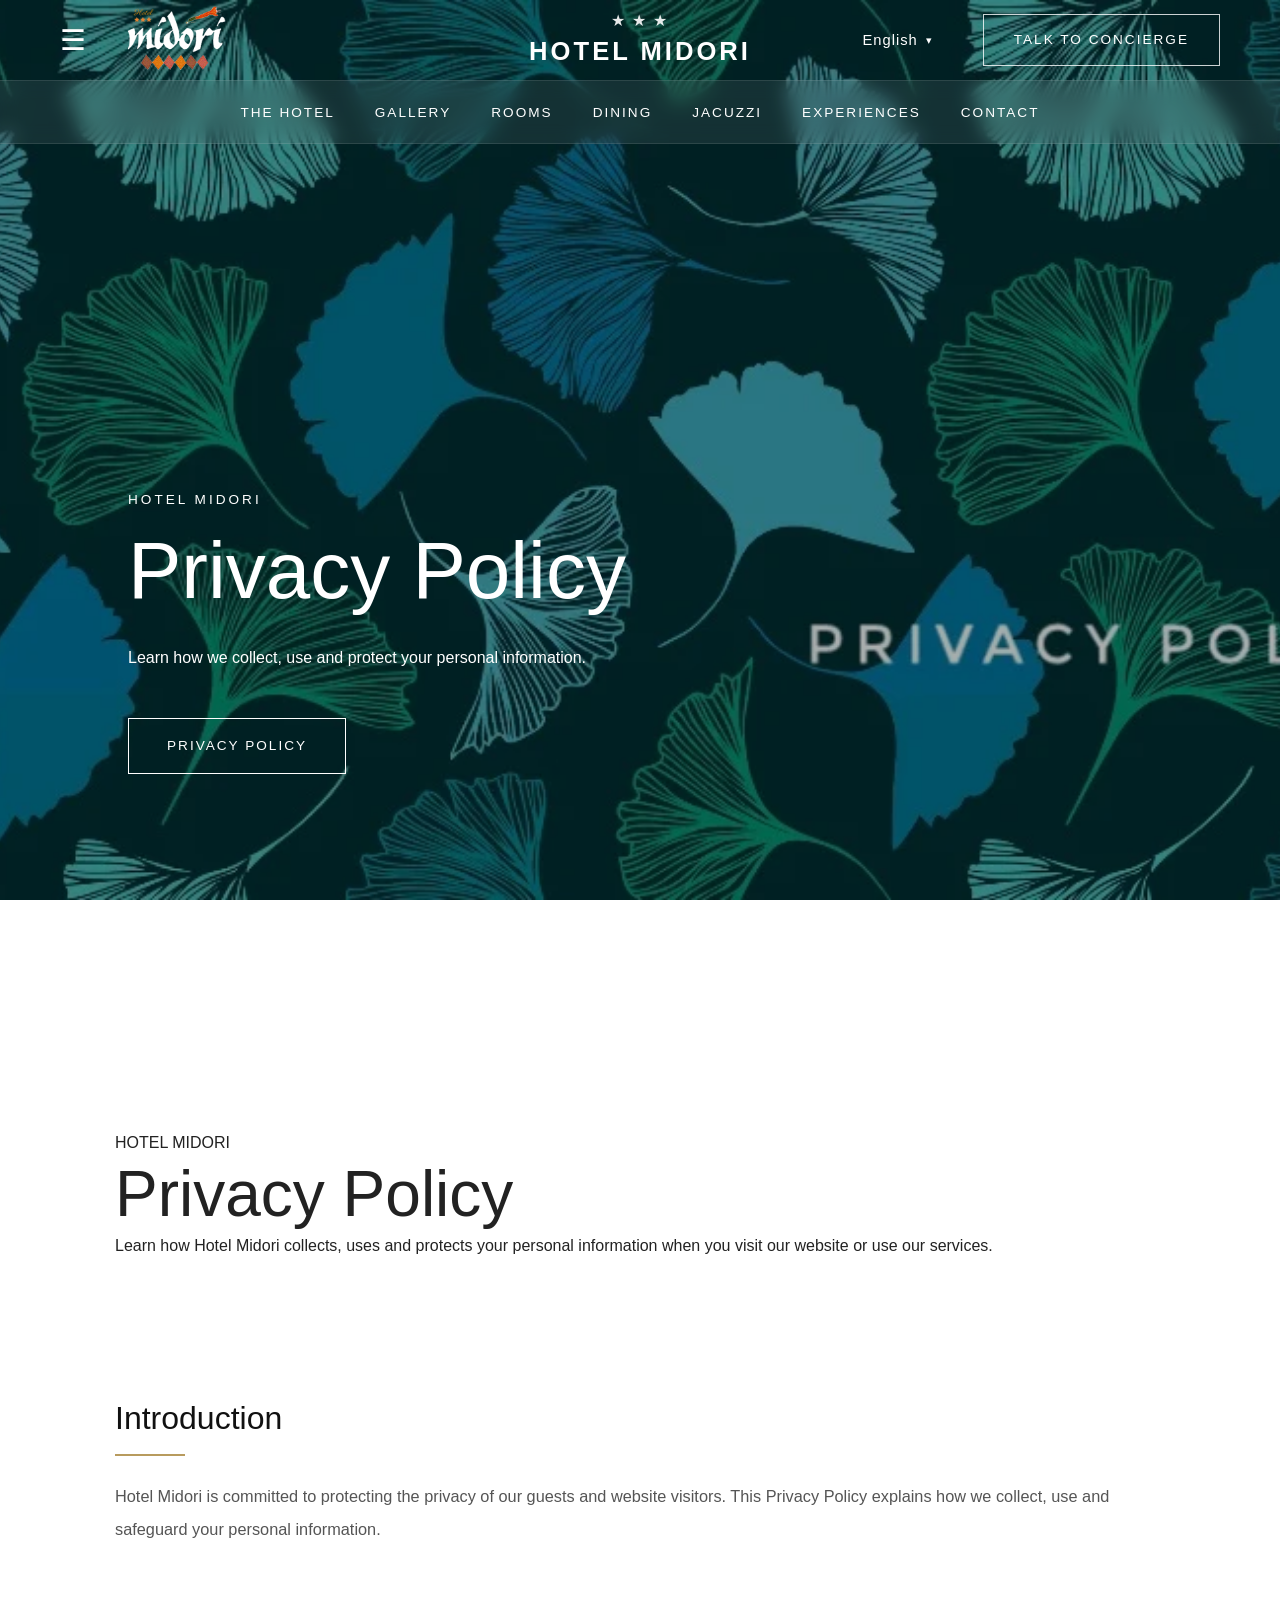
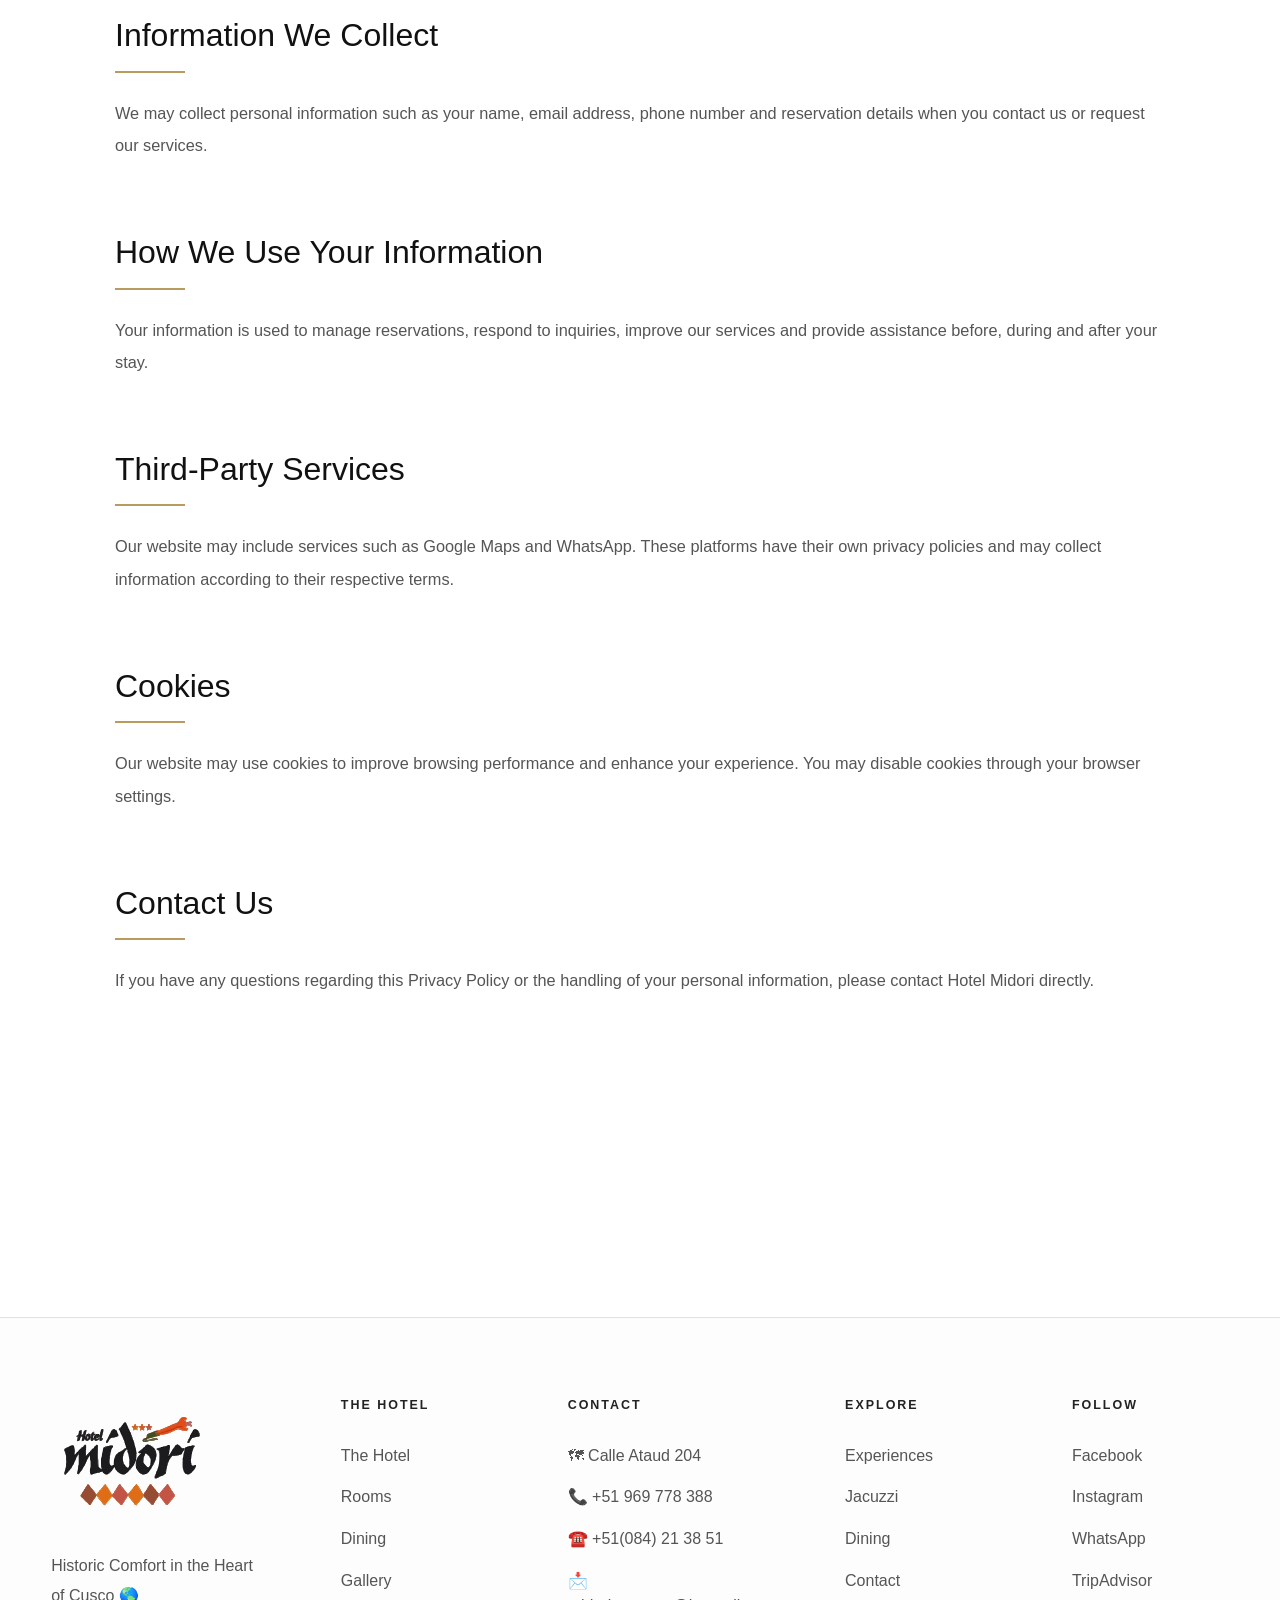
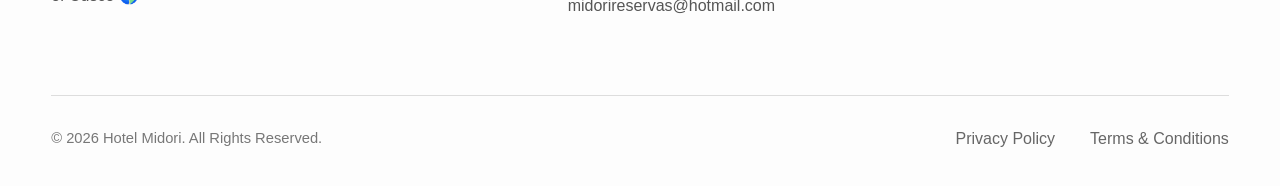
<file: pages/privacyPolicy.html>
<!DOCTYPE html>
<html lang="en">
<head>
    <meta charset="UTF-8">
    <meta name="viewport" content="width=device-width, initial-scale=1.0">
    <title>Hotel Midori | Cusco, Peru</title>

    <meta name="description"
    content="Read Hotel Midori's Privacy Policy to learn how we collect, use and protect your personal information when using our website and services.">

    <meta name="robots" content="index, follow">
    <meta name="author" content="Hotel Midori">
    <meta name="theme-color" content="#fdfdfd">

    <meta property="article:publisher"
    content="https://www.facebook.com/hotelmidori.cuscoperu">

    <link rel="canonical" href="https://hotelmidori.com/pages/privacy-policy.html">

    <!-- FAVICON -->
    <link rel="icon" href="../assets/img/logo/logocontrolT.svg" type="image/svg+xml">
    
    <link rel="stylesheet" href="../assets/css/style.css">
    <link rel="stylesheet" href="../assets/css/contact.css">
    <link rel="stylesheet" href="../assets/css/legal.css">



        <script type="application/ld+json">
    {
    "@context":"https://schema.org",
    "@type":"Hotel",

    "name":"Hotel Midori",

    "url":"https://hotelmidori.com",

    "image":"https://hotelmidori.com/assets/img/seo/cover.webp",

    "telephone":"+51969778388",

    "email":"midorireservas@hotmail.com",

    "address":{

        "@type":"PostalAddress",

        "streetAddress":"Calle Ataud 204",

        "addressLocality":"Cusco",

        "addressRegion":"Cusco",

        "postalCode":"08002",

        "addressCountry":"PE"

    },

    "sameAs":[

        "https://www.facebook.com/hotelmidori.cuscoperu"

    ]

    }
    </script>
</head>
<body>

    <!-- HEADER -->
    <header class="site-header">

        <div class="header-top">

            <div class="header-left">
                <button class="menu-toggle">☰</button>
                <!-- Contenedor de las 3 estrellas -->
                <div class="header-logo">
                    <a   href="../index.html" class="logo">
                    <img
                        src="../assets/img/logo/logo-blanco.png"
                        alt="Hotel Midori">
                    </a>
                </div>

            </div>
            <!--==================================================
            HAMBURGER BUTTON
            ==================================================-->

            <button
                class="menu-toggle"
                id="menuToggle"
                aria-label="Open navigation">

                <span></span>

                <span></span>

                <span></span>

            </button>





            <div class="header-center">
                <!-- Contenedor de las 3 estrellas -->
                <div class="hotel-stars">
                    <span>★</span><span>★</span><span>★</span>
                </div>

                <a   href="../index.html" class="logo">
                    HOTEL MIDORI 
                </a>
                
            </div>

            <div class="header-right">

                <!--==================================================
                LANGUAGE SELECTOR
                ==================================================-->

                <div class="language-selector">

                    <button class="language-btn" id="languageBtn">

                        <span id="currentLanguage">

                            English

                        </span>

                        <span class="language-arrow">

                            ▾

                        </span>

                    </button>


                    <ul class="language-menu" id="languageMenu">

                        <li data-lang="en">

                            English

                        </li>

                        <li data-lang="es">

                            Español

                        </li>

                        <li data-lang="fr">

                            Français

                        </li>

                        <li data-lang="de">

                            Deutsch

                        </li>

                        <li data-lang="pt">

                            Português

                        </li>

                        <li data-lang="it">

                            Italiano

                        </li>

                        <li data-lang="ja">

                            日本語

                        </li>

                    </ul>

                </div>

                <a href="https://wa.me/51969778388?text=Hello!%20I%20need%20expert%20advice%20for%20my%20trip%20to%20Cusco." 
                class="book-btn" target="_blank" rel="noopener noreferrer"
                data-i18n="nav.TALK_TO">
                    TALK TO CONCIERGE <!--GET ADVICE/SPEAK TO AN EXPERT/BOOK NOW-->
                </a>

            </div>

        </div>

        <nav class="main-navigation">

            <ul>

                <li>
                    <a href="the-hotel.html" data-i18n="nav.hotel">
                        THE HOTEL
                    </a>
                </li>

                <li>
                    <a href="gallery.html" data-i18n="nav.gallery">
                        GALLERY
                    </a>
                </li>

                <li>
                    <a href="rooms.html" data-i18n="nav.rooms">
                        ROOMS
                    </a>
                </li>

                <li>
                    <a href="dining.html" data-i18n="nav.dining">
                        DINING
                    </a>
                </li>

                <li>
                    <a href="jacuzzi.html" data-i18n="nav.jacuzzi">
                        JACUZZI
                    </a>
                </li>

                <li>
                    <a href="experiences.html" data-i18n="nav.experiences">
                        EXPERIENCES
                    </a>
                </li>

                <li>
                    <a href="contact.html" data-i18n="nav.contact">
                        CONTACT
                    </a>
                </li>

            </ul>

        </nav>

    </header>

                <!--==================================================
            SIDE MENU
            ==================================================-->

            <nav class="side-menu" id="sideMenu">

                <button
                    class="close-menu"
                    id="closeMenu"
                    aria-label="Close menu">

                    ✕

                </button>


                <ul>

                    <li>

                        <a href="../index.html" data-i18n="hamburger.index">

                            Home

                        </a>

                    </li>

                    <li>

                        <a href="the-hotel.html" data-i18n="hamburger.hotel">

                            The Hotel

                        </a>

                    </li>

                    <li>

                        <a href="gallery.html" data-i18n="hamburger.gallery">

                            Gallery

                        </a>

                    </li>

                    <li>

                        <a href="rooms.html" data-i18n="hamburger.rooms">

                            Rooms

                        </a>

                    </li>

                    <li>

                        <a href="dining.html" data-i18n="hamburger.dining">

                            Dining

                        </a>

                    </li>

                    <li>

                        <a href="jacuzzi.html" data-i18n="hamburger.jacuzzi">

                            Jacuzzi

                        </a>

                    </li>

                    <li>

                        <a href="experiences.html" data-i18n="hamburger.experiences">

                            Experiences

                        </a>

                    </li>

                    <li>

                        <a href="contact.html" data-i18n="hamburger.contact">

                            Contact

                        </a>

                    </li>

                </ul>


                <a

                    href="https://wa.me/51969778388?text=Hello!%20I%20would%20like%20to%20check%20room%20availability."

                    class="side-book-btn"

                    target="_blank"
                    
                    data-i18n="hamburger.bookNow">

                    BOOK NOW

                </a>

            </nav>


            <div class="menu-overlay" id="menuOverlay"></div>

<main>
    
    <!-- ======================================================
         HERO
    ====================================================== -->

    <section class="contact-hero">

        <img
            src="../assets/img/discover/privacy_policy.webp"
            alt="Hotel Midori">

        <div class="hero-overlay"></div>

        <div class="hero-content">

            <span data-i18n="hero.privacyPolicy.span">

            HOTEL MIDORI

        </span>

        <h1 data-i18n="hero.privacyPolicy.h1">

            Privacy Policy

        </h1>

        <p data-i18n="hero.privacyPolicy.p">

            Learn how we collect, use and protect
            your personal information.

        </p>

            <a href="#legal-header"
            class="hero-btn"
            data-i18n="hero.privacyPolicy.btn">

                Privacy Policy

            </a>

        </div>

    </section>

<!--===============legal header========================= -->

    <section class="legal-header" id="legal-header">

        <div class="legal-container">
            <br>
            <br>
            <br>
            <br>
            <br>
            <br>
            <br>
            <br>
            <br>


            <span data-i18n="privacyPolicy.header.span">

                HOTEL MIDORI

            </span>

            <h1 data-i18n="privacyPolicy.header.h1">

                Privacy Policy

            </h1>

            <p data-i18n="privacyPolicy.header.p">

                Learn how Hotel Midori collects, uses and protects
                your personal information when you visit our website
                or use our services.

            </p>

        </div>

    </section>


    <!--==================================================
    PRIVACY CONTENT
    ==================================================-->

    <section class="legal-content">

        <div class="legal-container">

            <!--===== Introduction =====-->

            <article class="legal-block">

                <h2 data-i18n="privacyPolicy.introduction.h2">

                    Introduction

                </h2>

                <p data-i18n="privacyPolicy.introduction.p">

                    Hotel Midori is committed to protecting the privacy
                    of our guests and website visitors. This Privacy
                    Policy explains how we collect, use and safeguard
                    your personal information.

                </p>

            </article>


            <!--===== Information We Collect =====-->

            <article class="legal-block">

                <h2 data-i18n="privacyPolicy.collection.h2">

                    Information We Collect

                </h2>

                <p data-i18n="privacyPolicy.collection.p">

                    We may collect personal information such as your
                    name, email address, phone number and reservation
                    details when you contact us or request our services.

                </p>

            </article>


            <!--===== How We Use Your Information =====-->

            <article class="legal-block">

                <h2 data-i18n="privacyPolicy.usage.h2">

                    How We Use Your Information

                </h2>

                <p data-i18n="privacyPolicy.usage.p">

                    Your information is used to manage reservations,
                    respond to inquiries, improve our services and
                    provide assistance before, during and after your
                    stay.

                </p>

            </article>


            <!--===== Third-Party Services =====-->

            <article class="legal-block">

                <h2 data-i18n="privacyPolicy.thirdParty.h2">

                    Third-Party Services

                </h2>

                <p data-i18n="privacyPolicy.thirdParty.p">

                    Our website may include services such as Google Maps
                    and WhatsApp. These platforms have their own privacy
                    policies and may collect information according to
                    their respective terms.

                </p>

            </article>


            <!--===== Cookies =====-->

            <article class="legal-block">

                <h2 data-i18n="privacyPolicy.cookies.h2">

                    Cookies

                </h2>

                <p data-i18n="privacyPolicy.cookies.p">

                    Our website may use cookies to improve browsing
                    performance and enhance your experience. You may
                    disable cookies through your browser settings.

                </p>

            </article>


            <!--===== Contact =====-->

            <article class="legal-block">

                <h2 data-i18n="privacyPolicy.contact.h2">

                    Contact Us

                </h2>

                <p data-i18n="privacyPolicy.contact.p">

                    If you have any questions regarding this Privacy
                    Policy or the handling of your personal information,
                    please contact Hotel Midori directly.

                </p>

            </article>

        </div>

    </section>

</main>







<!-- ====================FOOTER=====================  -->
<footer>

    <div class="footer-container">

        <div class="footer-grid">

            <!-- Logo -->

            <div class="footer-brand">

                <img
                    src="../assets/img/logo/logoNegro.svg"
                    alt="Hotel Midori">

                <p class="footer-column">
                    <a href="contact.html#contact-info" class="footer-location-link"
                    data-i18n="footer.location">
                        Historic Comfort in the Heart of Cusco 🌎
                    </a>
                </p>

            </div>


            <!-- Hotel -->

            <div class="footer-column">

                <h4 data-i18n="footer.Hotel">

                    THE HOTEL

                </h4>

                <a href="the-hotel.html" data-i18n="footer.theHotel">The Hotel</a>

                <a href="rooms.html" data-i18n="footer.rooms">Rooms</a>

                <a href="dining.html" data-i18n="footer.dining">Dining</a>

                <a href="gallery.html" data-i18n="footer.gallery">Gallery</a>

            </div>


            <!-- Contact -->

            <div class="footer-column">

                <h4 data-i18n="footer.contact">

                    CONTACT

                </h4>

                <a href="contact.html">

                    🗺 Calle Ataud 204

                </a>

                <a href="https://wa.me/51969778388" target="_blank">

                    📞 +51 969 778 388
                    
                </a>

                <a href="tel:+51084213851" target="_blank">

                    ☎️ +51(084) 21 38 51

                </a>

                <a href="mailto:midorireservas@hotmail.com" target="_blank">

                    📩 midorireservas@hotmail.com

                </a>

            </div>


            <!-- Explore -->

            <div class="footer-column">

                <h4 data-i18n="footer.explore">

                    EXPLORE

                </h4>

                <a href="experiences.html" data-i18n="footer.experiences">Experiences</a>

                <a href="jacuzzi.html" data-i18n="footer.jacuzzi">Jacuzzi</a>

                <a href="dining.html" data-i18n="footer.dining">Dining</a>

                <a href="contact.html" data-i18n="footer.contact">Contact</a>

            </div>


            <!-- Social -->

            <div class="footer-column">

                <h4 data-i18n="footer.follow">

                    FOLLOW

                </h4>

                <a href="https://www.facebook.com/hotelmidori.cuscoperu#" target="_blank">Facebook</a>

                <a href="https://www.instagram.com/hotelmidoricusco/" target="_blank">Instagram</a>

                <a href="https://wa.me/51969778388" target="_blank">WhatsApp</a>

                <a href="https://www.tripadvisor.com/Hotel_Review-g294314-d647484-Reviews-Midori_Hotel-Cusco_Cusco_Region.html" target="_blank">TripAdvisor</a>
            </div>

        </div>


        <div class="footer-bottom">

            <p data-i18n="footer.rights">

                © 2026 Hotel Midori.
                All Rights Reserved.

            </p>

            <div>

                <a href="privacyPolicy.html#legal-header" target="_blank"
                data-i18n="footer.privacyPolicy">

                    Privacy Policy

                </a>

                <a href="termsConditions.html#legal-content" target="_blank"
                data-i18n="footer.termsConditions">

                    Terms & Conditions

                </a>

            </div>

        </div>

    </div>

</footer>

    <!-- Widget Flotante de WhatsApp -->
    <div class="wsp-widget" id="wspWidget">
        <!-- Cabecera del chat (Aquí pones la foto y nombre) -->
        <div class="wsp-header">
            <img src="../assets/img/logo/logo-midori.webp" alt="Hotel Midori" class="wsp-avatar">
            <div class="wsp-hotel-info">
                <h4>Hotel Midori</h4>
                <span data-i18n="wsp.teamReplies">Our team usually replies in minutes</span>
            </div>
            <button class="wsp-close" id="wspClose">×</button>
        </div>
        
        <!-- Cuerpo del chat (El mensaje de bienvenida) -->
        <div class="wsp-body">
            <p class="wsp-msg" data-i18n="wsp.welcomeMessage">
                Hello! 👋 Thank you for visiting Hotel Midori. How can our travel experts assist you today?
            </p>
        </div>
        
        <!-- Botón de acción real -->
        <div class="wsp-footer">
            <a href="https://wa.me/51969778388?text=Hello!%20I%20need%20expert%20advice%20for%20my%20trip%20to%20Cusco." 
            target="_blank" 
            rel="noopener noreferrer" 
            class="wsp-chat-btn" data-i18n="wsp.startChat">
                Start Chat
            </a>
        </div>
    </div>

    <script src="../assets/js/unified.js"></script>

</body>
</html>
</file>
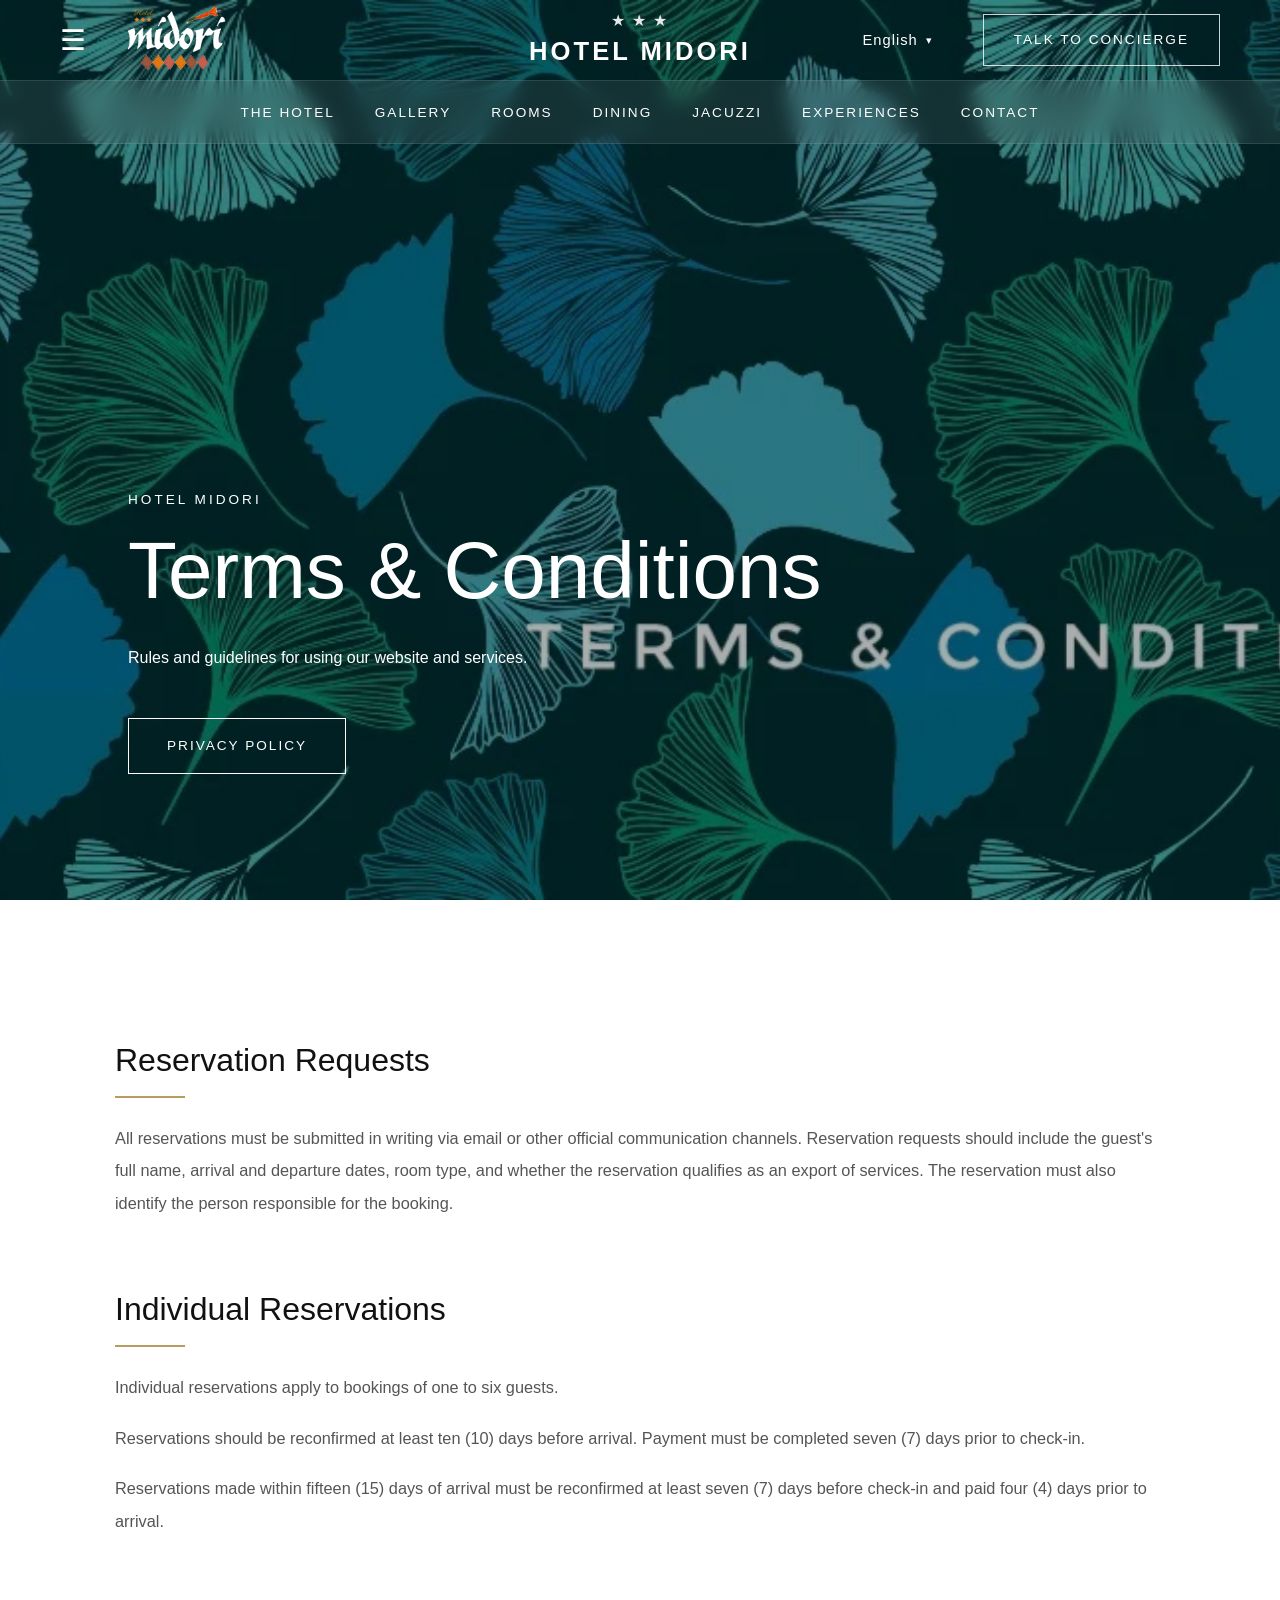
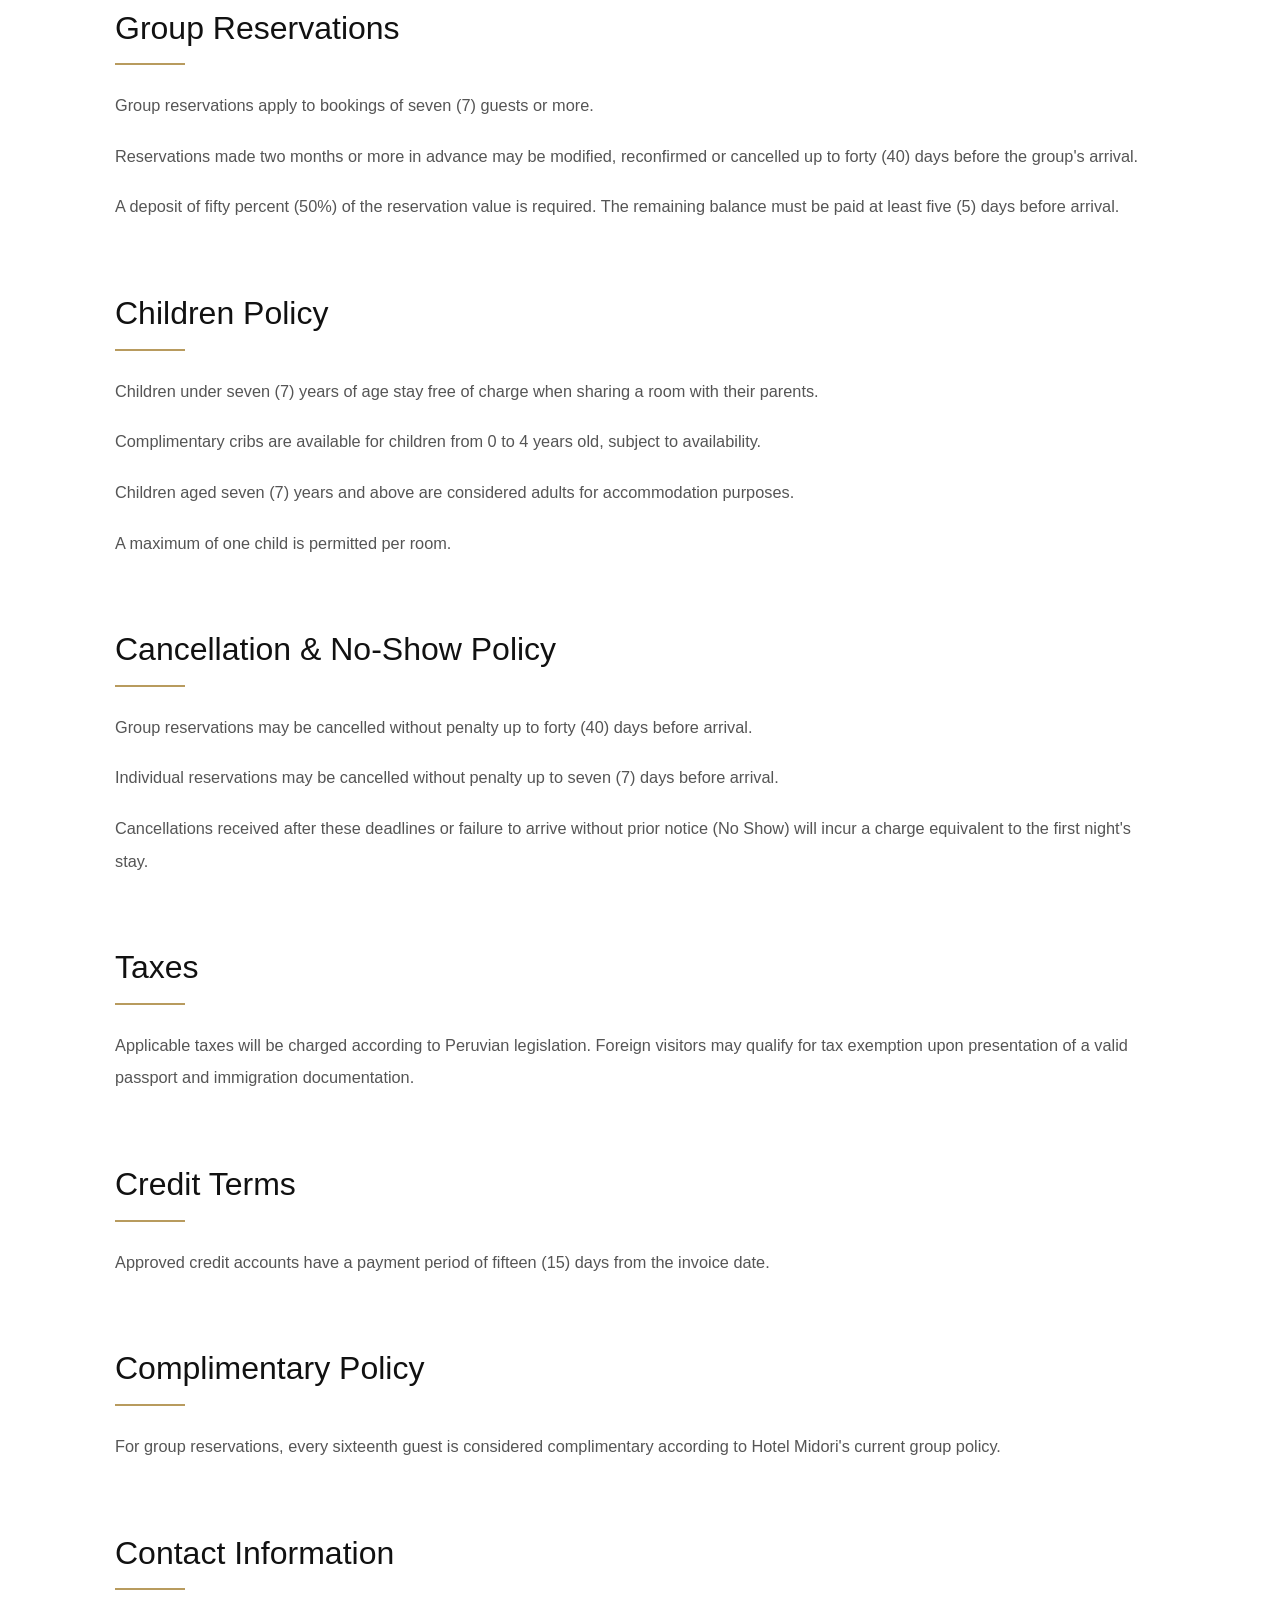
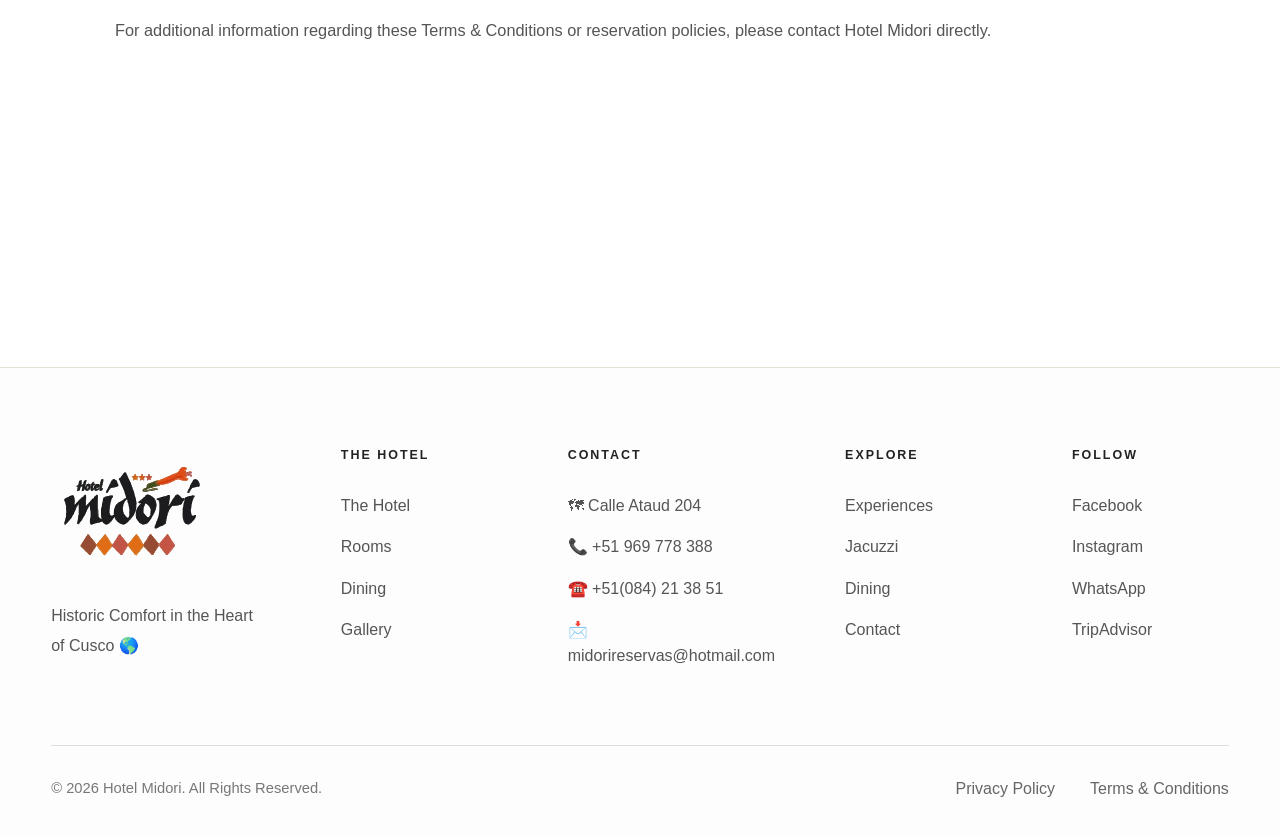
<file: pages/termsConditions.html>
<!DOCTYPE html>
<html lang="en">
<head>
    <meta charset="UTF-8">
    <meta name="viewport" content="width=device-width, initial-scale=1.0">
    <title>Hotel Midori | Cusco, Peru</title>

    <meta name="description"
    content="Review Hotel Midori's Terms and Conditions, including reservation policies, payment requirements, cancellations and guest information.">

    <meta name="robots" content="index, follow">
    <meta name="author" content="Hotel Midori">
    <meta name="theme-color" content="#fdfdfd">

    <meta property="article:publisher"
    content="https://www.facebook.com/hotelmidori.cuscoperu">

    <link rel="canonical" href="https://hotelmidori.com/pages/terms-and-conditions.html">

    <!-- FAVICON -->
    <link rel="icon" href="../assets/img/logo/logocontrolT.svg" type="image/svg+xml">

    <link rel="stylesheet" href="../assets/css/style.css">
    <link rel="stylesheet" href="../assets/css/contact.css">
    <link rel="stylesheet" href="../assets/css/legal.css">


        <script type="application/ld+json">
    {
    "@context":"https://schema.org",
    "@type":"Hotel",

    "name":"Hotel Midori",

    "url":"https://hotelmidori.com",

    "image":"https://hotelmidori.com/assets/img/seo/cover.webp",

    "telephone":"+51969778388",

    "email":"midorireservas@hotmail.com",

    "address":{

        "@type":"PostalAddress",

        "streetAddress":"Calle Ataud 204",

        "addressLocality":"Cusco",

        "addressRegion":"Cusco",

        "postalCode":"08002",

        "addressCountry":"PE"

    },

    "sameAs":[

        "https://www.facebook.com/hotelmidori.cuscoperu"

    ]

    }
    </script>
</head>
<body>

    <!-- HEADER -->
    <header class="site-header">

        <div class="header-top">

            <div class="header-left">
                <button class="menu-toggle">☰</button>
                <!-- Contenedor de las 3 estrellas -->
                <div class="header-logo">
                    <a   href="../index.html" class="logo">
                    <img
                        src="../assets/img/logo/logo-blanco.png"
                        alt="Hotel Midori">
                    </a>
                </div>

            </div>
            <!--==================================================
            HAMBURGER BUTTON
            ==================================================-->

            <button
                class="menu-toggle"
                id="menuToggle"
                aria-label="Open navigation">

                <span></span>

                <span></span>

                <span></span>

            </button>





            <div class="header-center">
                <!-- Contenedor de las 3 estrellas -->
                <div class="hotel-stars">
                    <span>★</span><span>★</span><span>★</span>
                </div>

                <a   href="../index.html" class="logo">
                    HOTEL MIDORI 
                </a>
                
            </div>

            <div class="header-right">

                <!--==================================================
                LANGUAGE SELECTOR
                ==================================================-->

                <div class="language-selector">

                    <button class="language-btn" id="languageBtn">

                        <span id="currentLanguage">

                            English

                        </span>

                        <span class="language-arrow">

                            ▾

                        </span>

                    </button>


                    <ul class="language-menu" id="languageMenu">

                        <li data-lang="en">

                            English

                        </li>

                        <li data-lang="es">

                            Español

                        </li>

                        <li data-lang="fr">

                            Français

                        </li>

                        <li data-lang="de">

                            Deutsch

                        </li>

                        <li data-lang="pt">

                            Português

                        </li>

                        <li data-lang="it">

                            Italiano

                        </li>

                        <li data-lang="ja">

                            日本語

                        </li>

                    </ul>

                </div>

                <a href="https://wa.me/51969778388?text=Hello!%20I%20need%20expert%20advice%20for%20my%20trip%20to%20Cusco." 
                class="book-btn" target="_blank" rel="noopener noreferrer"
                data-i18n="nav.TALK_TO">
                    TALK TO CONCIERGE <!--GET ADVICE/SPEAK TO AN EXPERT/BOOK NOW-->
                </a>

            </div>

        </div>

        <nav class="main-navigation">

            <ul>

                <li>
                    <a href="the-hotel.html" data-i18n="nav.hotel">
                        THE HOTEL
                    </a>
                </li>

                <li>
                    <a href="gallery.html" data-i18n="nav.gallery">
                        GALLERY
                    </a>
                </li>

                <li>
                    <a href="rooms.html" data-i18n="nav.rooms">
                        ROOMS
                    </a>
                </li>

                <li>
                    <a href="dining.html" data-i18n="nav.dining">
                        DINING
                    </a>
                </li>

                <li>
                    <a href="jacuzzi.html" data-i18n="nav.jacuzzi">
                        JACUZZI
                    </a>
                </li>

                <li>
                    <a href="experiences.html" data-i18n="nav.experiences">
                        EXPERIENCES
                    </a>
                </li>

                <li>
                    <a href="contact.html" data-i18n="nav.contact">
                        CONTACT
                    </a>
                </li>

            </ul>

        </nav>

    </header>

                <!--==================================================
            SIDE MENU
            ==================================================-->

            <nav class="side-menu" id="sideMenu">

                <button
                    class="close-menu"
                    id="closeMenu"
                    aria-label="Close menu">

                    ✕

                </button>


                <ul>

                    <li>

                        <a href="../index.html" data-i18n="hamburger.index">

                            Home

                        </a>

                    </li>

                    <li>

                        <a href="the-hotel.html" data-i18n="hamburger.hotel">

                            The Hotel

                        </a>

                    </li>

                    <li>

                        <a href="gallery.html" data-i18n="hamburger.gallery">

                            Gallery

                        </a>

                    </li>

                    <li>

                        <a href="rooms.html" data-i18n="hamburger.rooms">

                            Rooms

                        </a>

                    </li>

                    <li>

                        <a href="dining.html" data-i18n="hamburger.dining">

                            Dining

                        </a>

                    </li>

                    <li>

                        <a href="jacuzzi.html" data-i18n="hamburger.jacuzzi">

                            Jacuzzi

                        </a>

                    </li>

                    <li>

                        <a href="experiences.html" data-i18n="hamburger.experiences">

                            Experiences

                        </a>

                    </li>

                    <li>

                        <a href="contact.html" data-i18n="hamburger.contact">

                            Contact

                        </a>

                    </li>

                </ul>


                <a

                    href="https://wa.me/51969778388?text=Hello!%20I%20would%20like%20to%20check%20room%20availability."

                    class="side-book-btn"

                    target="_blank"
                    
                    data-i18n="hamburger.bookNow">

                    BOOK NOW

                </a>

            </nav>


            <div class="menu-overlay" id="menuOverlay"></div>

<main>
    
    <!-- ======================================================
         HERO
    ====================================================== -->

    <section class="contact-hero">

        <img
            src="../assets/img/discover/termsConditions.webp"
            alt="Hotel Midori">

        <div class="hero-overlay"></div>

        <div class="hero-content">

            <span data-i18n="hero.termsConditions.span">

            HOTEL MIDORI

            </span>

        <h1 data-i18n="hero.termsConditions.h1">

            Terms & Conditions

        </h1>

        <p data-i18n="hero.termsConditions.p">

            Rules and guidelines for using our website and services.

        </p>

            <a href="#legal-content"
            class="hero-btn"
            data-i18n="hero.termsConditions.btn">

                Privacy Policy

            </a>

        </div>

    </section>

<!--==================================================
TERMS & CONDITIONS CONTENT
===================================================-->

<section class="legal-content" id="legal-content">

    <div class="legal-container">

        <!--===== Reservation Requests =====-->

        <article class="legal-block">

            <h2 data-i18n="termsConditions.Requests.h2">

                Reservation Requests

            </h2>

            <p data-i18n="termsConditions.Requests.p">

                All reservations must be submitted in writing via
                email or other official communication channels.
                Reservation requests should include the guest's
                full name, arrival and departure dates, room type,
                and whether the reservation qualifies as an export
                of services. The reservation must also identify
                the person responsible for the booking.

            </p>

        </article>


        <!--===== Individual Reservations =====-->

        <article class="legal-block">

            <h2 data-i18n="termsConditions.individual.h2">

                Individual Reservations

            </h2>

            <p data-i18n="termsConditions.individual.p1">

                Individual reservations apply to bookings of
                one to six guests.

            </p>

            <p data-i18n="termsConditions.individual.p2">

                Reservations should be reconfirmed at least
                ten (10) days before arrival. Payment must
                be completed seven (7) days prior to check-in.

            </p>

            <p data-i18n="termsConditions.individual.p3">

                Reservations made within fifteen (15) days
                of arrival must be reconfirmed at least
                seven (7) days before check-in and paid
                four (4) days prior to arrival.

            </p>

        </article>


        <!--===== Group Reservations =====-->

        <article class="legal-block">

            <h2 data-i18n="termsConditions.group.h2">

                Group Reservations

            </h2>

            <p data-i18n="termsConditions.group.p1">

                Group reservations apply to bookings of
                seven (7) guests or more.

            </p>

            <p data-i18n="termsConditions.group.p2">

                Reservations made two months or more in
                advance may be modified, reconfirmed or
                cancelled up to forty (40) days before
                the group's arrival.

            </p>

            <p data-i18n="termsConditions.group.p3">

                A deposit of fifty percent (50%) of the
                reservation value is required. The remaining
                balance must be paid at least five (5) days
                before arrival.

            </p>

        </article>


        <!--===== Children Policy =====-->

        <article class="legal-block">

            <h2 data-i18n="termsConditions.children.h2">

                Children Policy

            </h2>

            <p data-i18n="termsConditions.children.p1">

                Children under seven (7) years of age stay
                free of charge when sharing a room with
                their parents.

            </p>

            <p data-i18n="termsConditions.children.p2">

                Complimentary cribs are available for
                children from 0 to 4 years old, subject
                to availability.

            </p>

            <p data-i18n="termsConditions.children.p3">

                Children aged seven (7) years and above
                are considered adults for accommodation
                purposes.

            </p>

            <p data-i18n="termsConditions.children.p4">

                A maximum of one child is permitted
                per room.

            </p>

        </article>


        <!--===== Cancellation & No Show =====-->

        <article class="legal-block">

            <h2 data-i18n="termsConditions.cancellation.h2">

                Cancellation & No-Show Policy

            </h2>

            <p data-i18n="termsConditions.cancellation.p1">

                Group reservations may be cancelled without
                penalty up to forty (40) days before arrival.

            </p>

            <p data-i18n="termsConditions.cancellation.p2">

                Individual reservations may be cancelled
                without penalty up to seven (7) days before
                arrival.

            </p>

            <p data-i18n="termsConditions.cancellation.p3">

                Cancellations received after these deadlines
                or failure to arrive without prior notice
                (No Show) will incur a charge equivalent to
                the first night's stay.

            </p>

        </article>


<!--===== Taxes =====-->

        <article class="legal-block">

            <h2 data-i18n="termsConditions.taxes.h2">

                Taxes

            </h2>

            <p data-i18n="termsConditions.taxes.p1">

                Applicable taxes will be charged according
                to Peruvian legislation. Foreign visitors
                may qualify for tax exemption upon presentation
                of a valid passport and immigration documentation.

            </p>

        </article>


<!--===== Credit Terms =====-->

        <article class="legal-block">

            <h2 data-i18n="termsConditions.creditTerms.h2">

                Credit Terms

            </h2>

            <p data-i18n="termsConditions.creditTerms.p1">

                Approved credit accounts have a payment
                period of fifteen (15) days from the
                invoice date.

            </p>

        </article>


<!--===== Complimentary Policy =====-->

        <article class="legal-block">

            <h2 data-i18n="termsConditions.complimentary.h2">

                Complimentary Policy

            </h2>

            <p data-i18n="termsConditions.complimentary.p1">

                For group reservations, every sixteenth
                guest is considered complimentary according
                to Hotel Midori's current group policy.

            </p>

        </article>


<!--===== Contact =====-->

        <article class="legal-block">

            <h2 data-i18n="termsConditions.contact.h2">

                Contact Information

            </h2>

            <p data-i18n="termsConditions.contact.p1">

                For additional information regarding these
                Terms & Conditions or reservation policies,
                please contact Hotel Midori directly.

            </p>

        </article>

    </div>

</section>

</main>







<!-- ====================FOOTER=====================  -->
<footer>

    <div class="footer-container">

        <div class="footer-grid">

            <!-- Logo -->

            <div class="footer-brand">

                <img
                    src="../assets/img/logo/logoNegro.svg"
                    alt="Hotel Midori">

                <p class="footer-column">
                    <a href="contact.html#contact-info" class="footer-location-link"
                    data-i18n="footer.location">
                        Historic Comfort in the Heart of Cusco 🌎
                    </a>
                </p>

            </div>


            <!-- Hotel -->

            <div class="footer-column">

                <h4 data-i18n="footer.Hotel">

                    THE HOTEL

                </h4>

                <a href="the-hotel.html" data-i18n="footer.theHotel">The Hotel</a>

                <a href="rooms.html" data-i18n="footer.rooms">Rooms</a>

                <a href="dining.html" data-i18n="footer.dining">Dining</a>

                <a href="gallery.html" data-i18n="footer.gallery">Gallery</a>

            </div>


            <!-- Contact -->

            <div class="footer-column">

                <h4 data-i18n="footer.contact">

                    CONTACT

                </h4>

                <a href="contact.html">

                    🗺 Calle Ataud 204

                </a>

                <a href="https://wa.me/51969778388" target="_blank">

                    📞 +51 969 778 388
                    
                </a>

                <a href="tel:+51084213851" target="_blank">

                    ☎️ +51(084) 21 38 51

                </a>

                <a href="mailto:midorireservas@hotmail.com" target="_blank">

                    📩 midorireservas@hotmail.com

                </a>

            </div>


            <!-- Explore -->

            <div class="footer-column">

                <h4 data-i18n="footer.explore">

                    EXPLORE

                </h4>

                <a href="experiences.html" data-i18n="footer.experiences">Experiences</a>

                <a href="jacuzzi.html" data-i18n="footer.jacuzzi">Jacuzzi</a>

                <a href="dining.html" data-i18n="footer.dining">Dining</a>

                <a href="contact.html" data-i18n="footer.contact">Contact</a>

            </div>


            <!-- Social -->

            <div class="footer-column">

                <h4 data-i18n="footer.follow">

                    FOLLOW

                </h4>

                <a href="https://www.facebook.com/hotelmidori.cuscoperu#" target="_blank">Facebook</a>

                <a href="https://www.instagram.com/hotelmidoricusco/" target="_blank">Instagram</a>

                <a href="https://wa.me/51969778388" target="_blank">WhatsApp</a>

                <a href="https://www.tripadvisor.com/Hotel_Review-g294314-d647484-Reviews-Midori_Hotel-Cusco_Cusco_Region.html" target="_blank">TripAdvisor</a>
            </div>

        </div>


        <div class="footer-bottom">

            <p data-i18n="footer.rights">

                © 2026 Hotel Midori.
                All Rights Reserved.

            </p>

            <div>

                <a href="privacyPolicy.html#legal-header" target="_blank"
                data-i18n="footer.privacyPolicy">

                    Privacy Policy

                </a>

                <a href="termsConditions.html#legal-content" target="_blank"
                data-i18n="footer.termsConditions">

                    Terms & Conditions

                </a>

            </div>

        </div>

    </div>

</footer>

    <!-- Widget Flotante de WhatsApp -->
    <div class="wsp-widget" id="wspWidget">
        <!-- Cabecera del chat (Aquí pones la foto y nombre) -->
        <div class="wsp-header">
            <img src="../assets/img/logo/logo-midori.webp" alt="Hotel Midori" class="wsp-avatar">
            <div class="wsp-hotel-info">
                <h4>Hotel Midori</h4>
                <span data-i18n="wsp.teamReplies">Our team usually replies in minutes</span>
            </div>
            <button class="wsp-close" id="wspClose">×</button>
        </div>
        
        <!-- Cuerpo del chat (El mensaje de bienvenida) -->
        <div class="wsp-body">
            <p class="wsp-msg" data-i18n="wsp.welcomeMessage">
                Hello! 👋 Thank you for visiting Hotel Midori. How can our travel experts assist you today?
            </p>
        </div>
        
        <!-- Botón de acción real -->
        <div class="wsp-footer">
            <a href="https://wa.me/51969778388?text=Hello!%20I%20need%20expert%20advice%20for%20my%20trip%20to%20Cusco." 
            target="_blank" 
            rel="noopener noreferrer" 
            class="wsp-chat-btn" data-i18n="wsp.startChat">
                Start Chat
            </a>
        </div>
    </div>

    <script src="../assets/js/unified.js"></script>

</body>
</html>
</file>
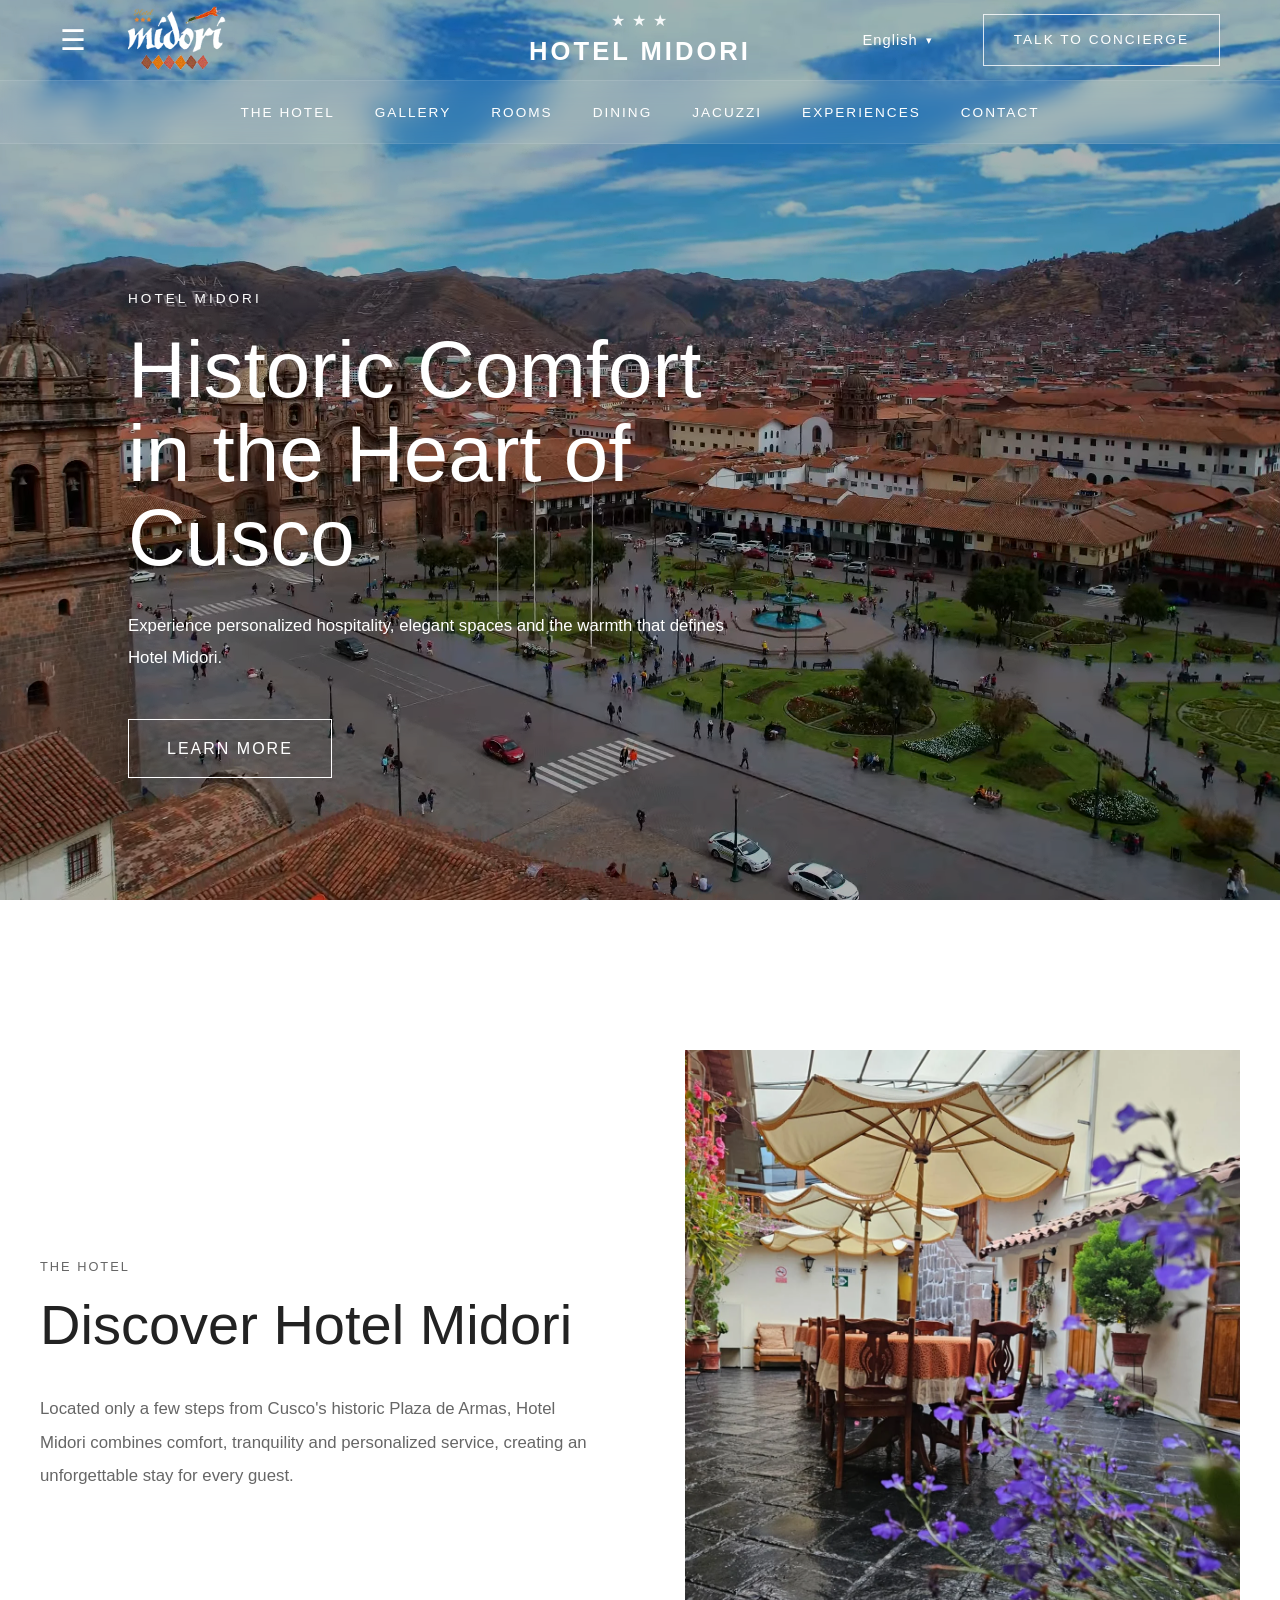
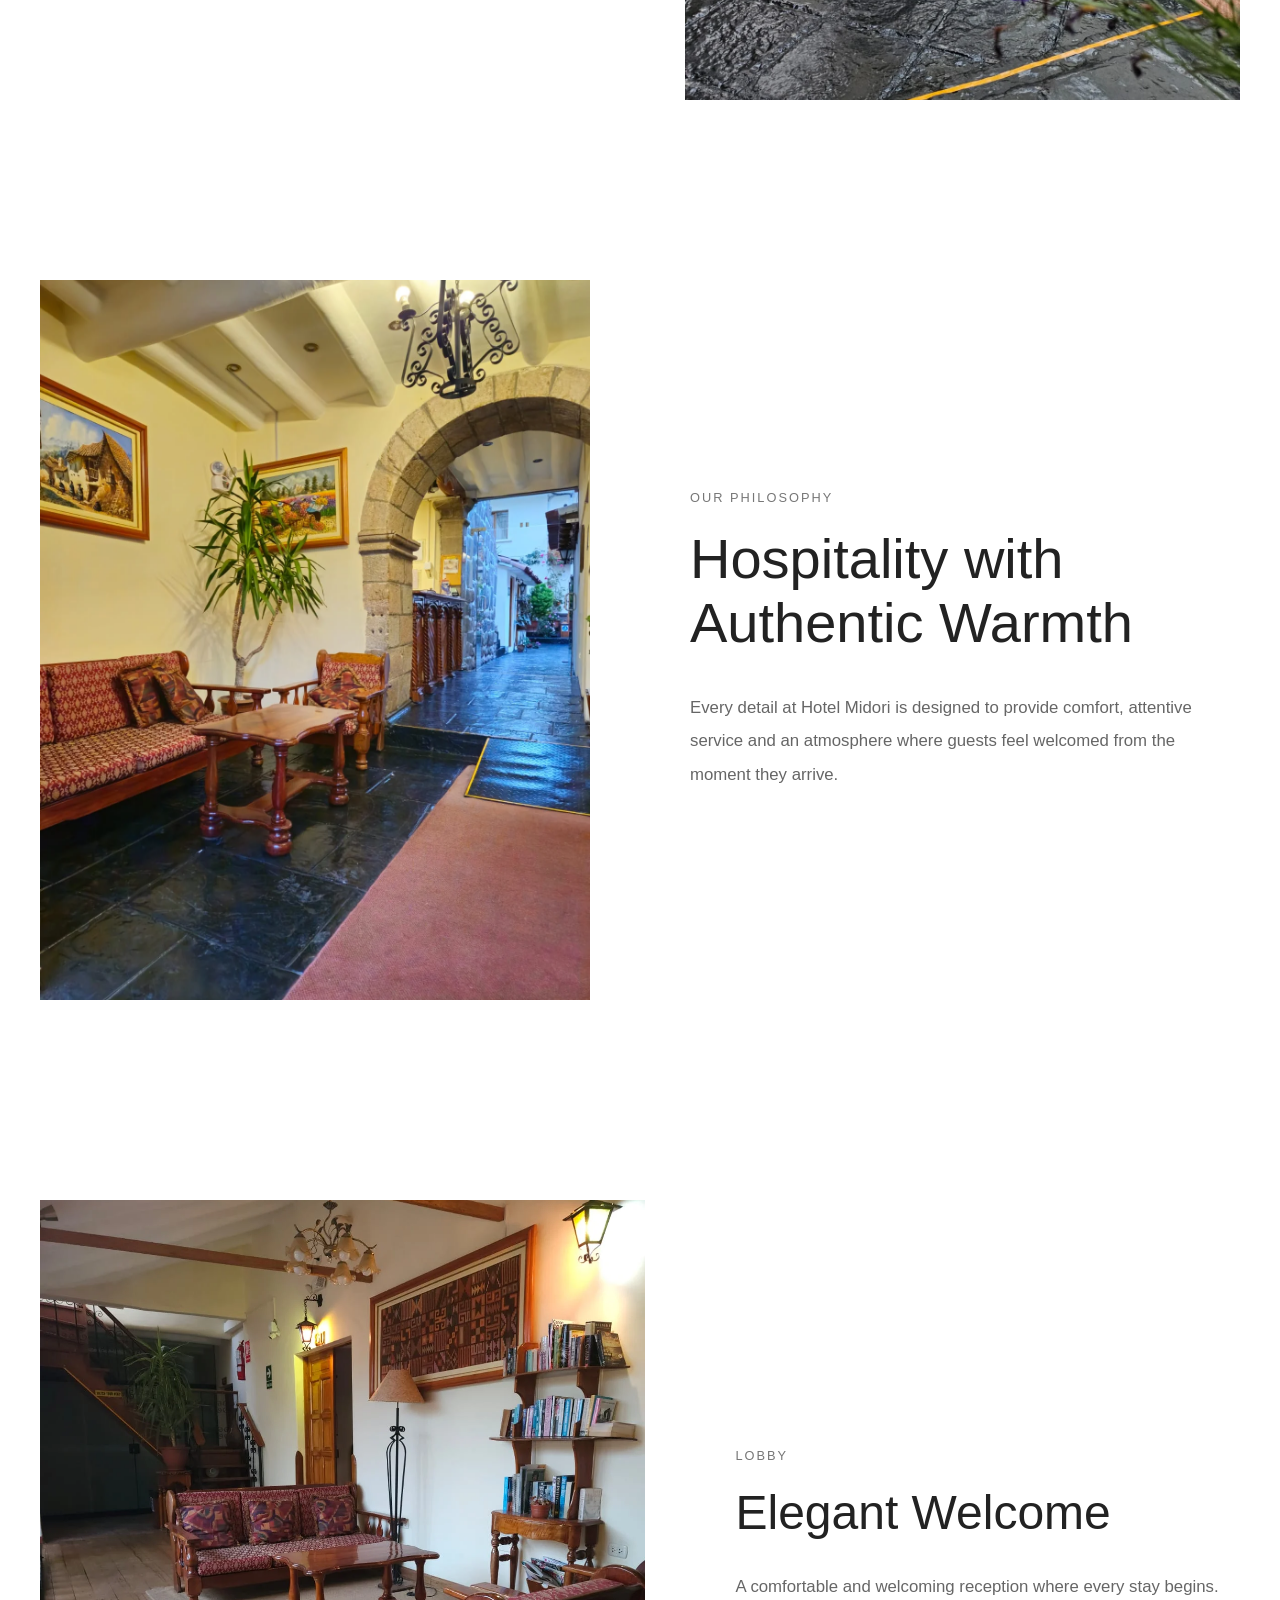
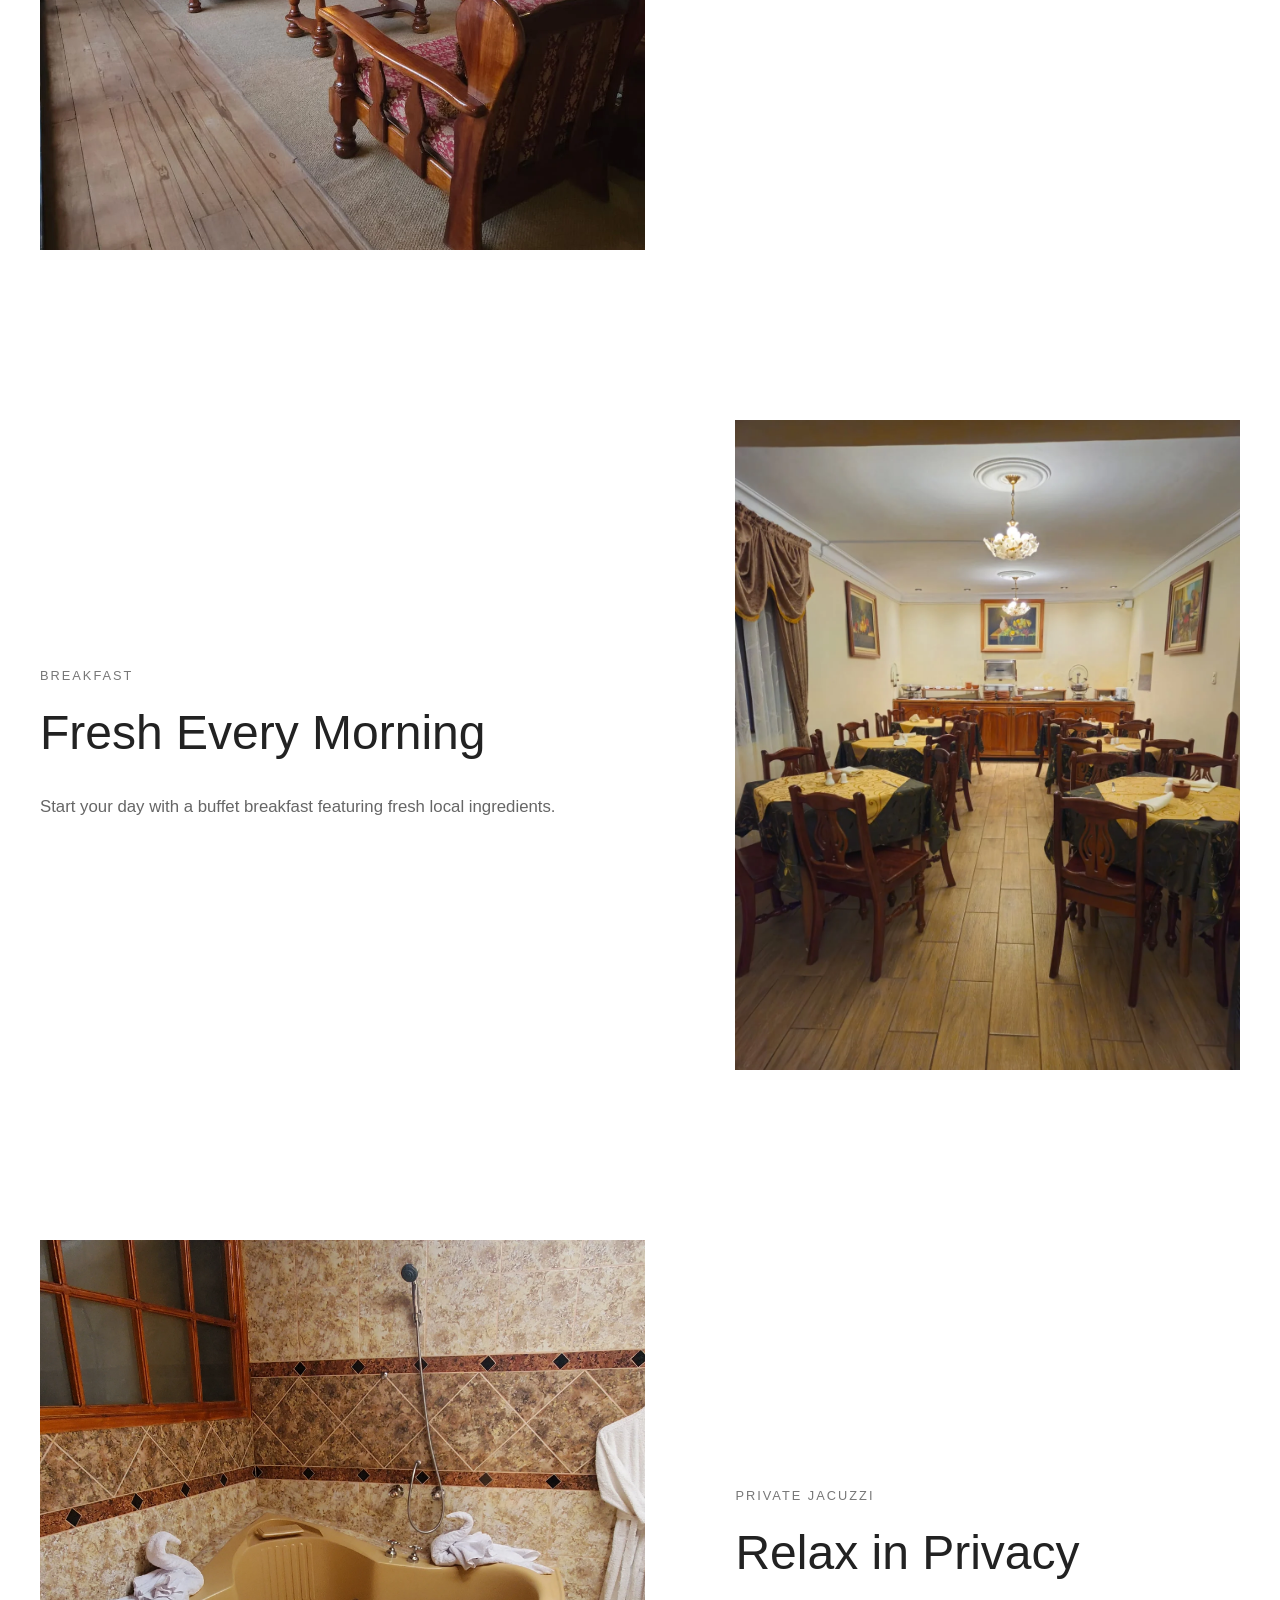
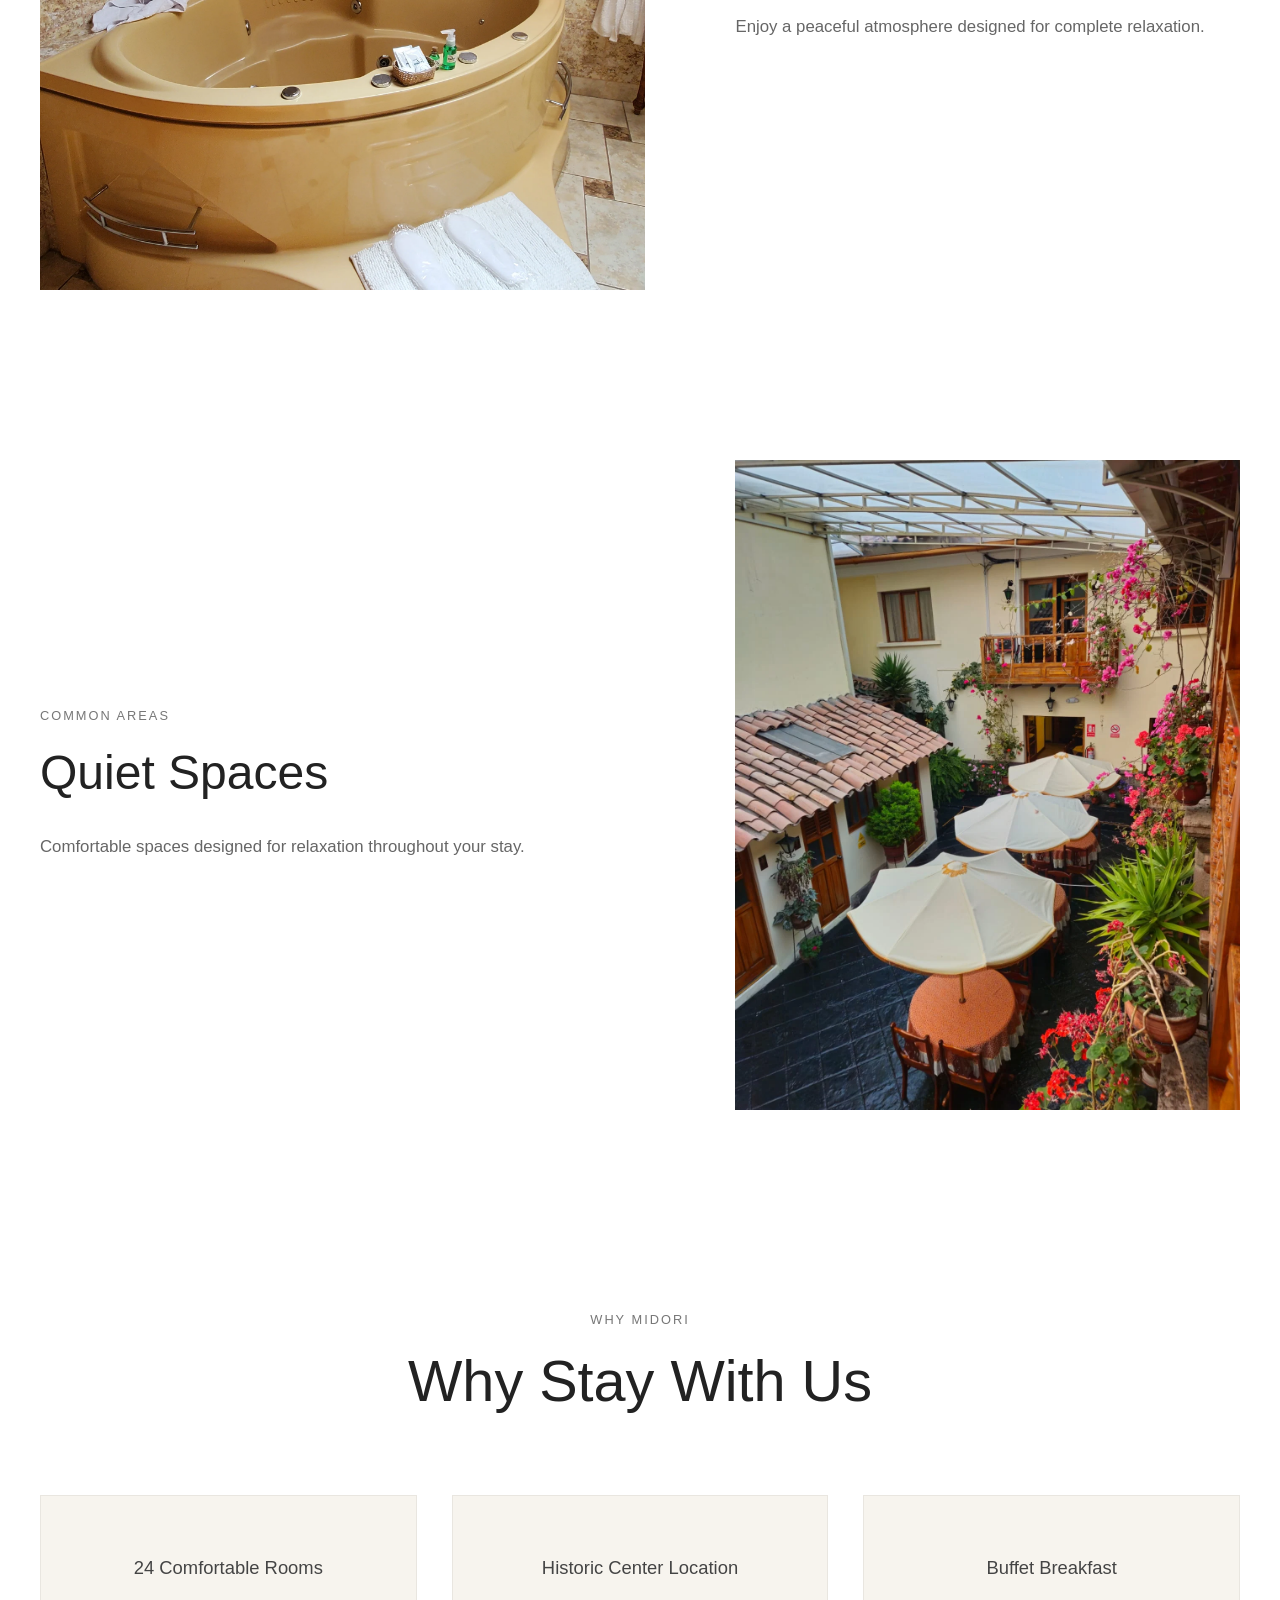
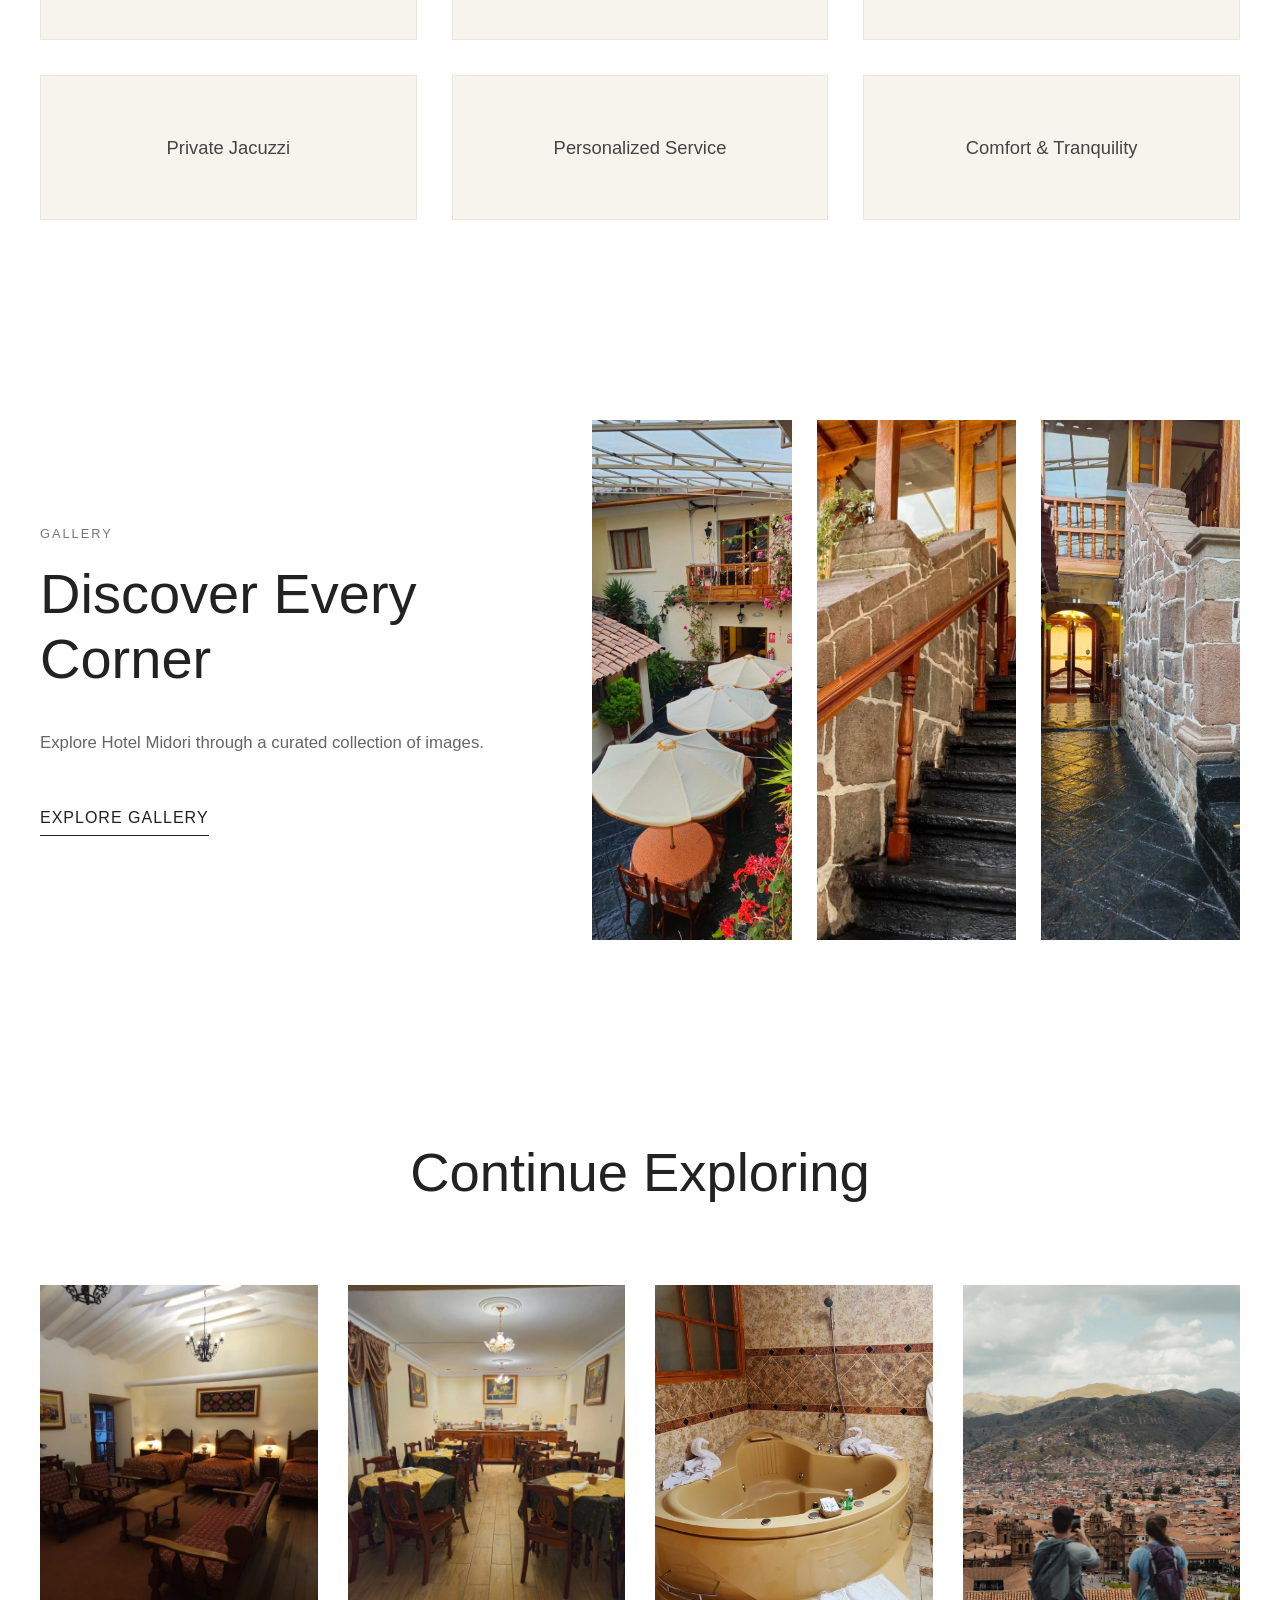
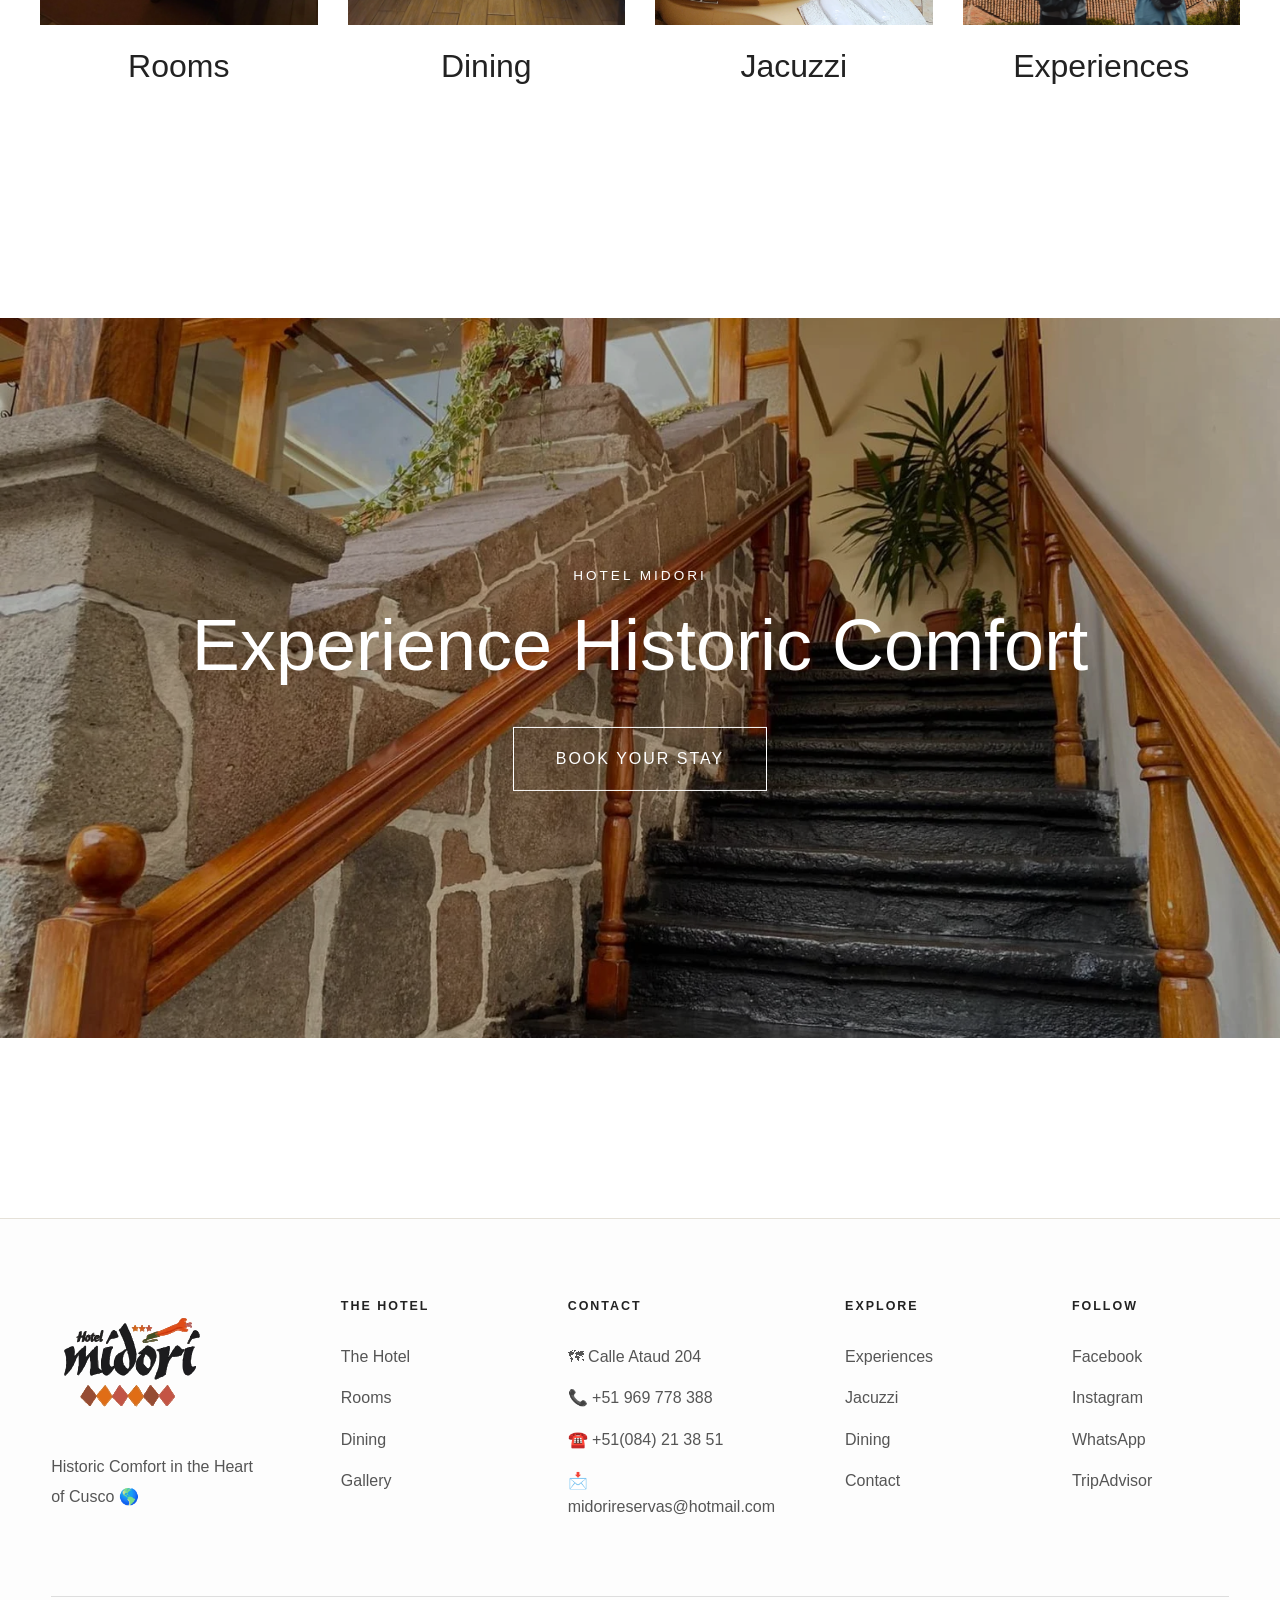
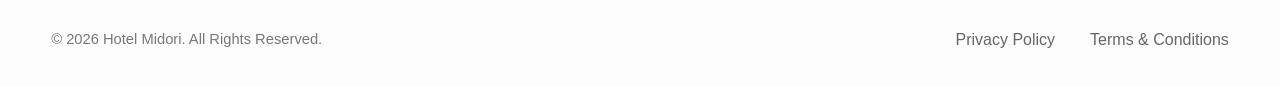
<file: pages/the-hotel.html>
<!DOCTYPE html>
<html lang="en">
<head>
    <meta charset="UTF-8">
    <meta name="viewport" content="width=device-width, initial-scale=1.0">
    <title>The Hotel | Hotel Midori Cusco</title>

    <meta name="description"
    content="Discover the history, architecture and philosophy of Hotel Midori, a beautifully restored colonial house in the historic center of Cusco where tradition meets comfort.">

    <meta name="keywords"
    content="Hotel Midori, Cusco hotel, hotel in Cusco, Peru hotel, colonial hotel Cusco, accommodation Cusco, boutique hotel Cusco, hotel near Plaza de Armas">

    <meta name="robots" content="index, follow">
    <meta name="author" content="Hotel Midori">
    <meta name="theme-color" content="#fdfdfd">

    <meta property="article:publisher"
    content="https://www.facebook.com/hotelmidori.cuscoperu">

    <link rel="canonical" href="https://hotelmidori.com/pages/the-hotel.html">

    <meta property="og:type" content="website">

    <meta property="og:site_name" content="Hotel Midori">

    <meta property="og:title"
    content="The Hotel | Hotel Midori Cusco">

    <meta property="og:description"
    content="Discover the history, architecture and philosophy of Hotel Midori in Cusco.">

    <meta property="og:url"
    content="https://hotelmidori.com/pages/the-hotel.html">

    <meta property="og:image"
    content="https://hotelmidori.com/assets/img/seo/cover.webp">

    <!-- FAVICON -->
    <link rel="icon" href="../assets/img/logo/logocontrolT.svg" type="image/svg+xml">

    <link rel="stylesheet" href="../assets/css/style.css">
    <link rel="stylesheet" href="../assets/css/index.css">
    <link rel="stylesheet" href="../assets/css/the-hotel.css">

        <script type="application/ld+json">
    {
    "@context":"https://schema.org",
    "@type":"Hotel",

    "name":"Hotel Midori",

    "url":"https://hotelmidori.com",

    "image":"https://hotelmidori.com/assets/img/seo/cover.webp",

    "telephone":"+51969778388",

    "email":"midorireservas@hotmail.com",

    "address":{

        "@type":"PostalAddress",

        "streetAddress":"Calle Ataud 204",

        "addressLocality":"Cusco",

        "addressRegion":"Cusco",

        "postalCode":"08002",

        "addressCountry":"PE"

    },

    "sameAs":[

        "https://www.facebook.com/hotelmidori.cuscoperu"

    ]

    }
    </script>
</head>
<body>

    <!-- HEADER -->
    <header class="site-header">

        <div class="header-top">

            <div class="header-left">
                <button class="menu-toggle">☰</button>
                <!-- Contenedor de las 3 estrellas -->
                <div class="header-logo">
                    <a   href="../index.html" class="logo">
                    <img
                        src="../assets/img/logo/logo-blanco.png"
                        alt="Hotel Midori">
                    </a>
                </div>

            </div>
            <!--==================================================
            HAMBURGER BUTTON
            ==================================================-->

            <button
                class="menu-toggle"
                id="menuToggle"
                aria-label="Open navigation">

                <span></span>

                <span></span>

                <span></span>

            </button>





            <div class="header-center">
                <!-- Contenedor de las 3 estrellas -->
                <div class="hotel-stars">
                    <span>★</span><span>★</span><span>★</span>
                </div>

                <a   href="../index.html" class="logo">
                    HOTEL MIDORI 
                </a>
                
            </div>

            <div class="header-right">

                <!--==================================================
                LANGUAGE SELECTOR
                ==================================================-->

                <div class="language-selector">

                    <button class="language-btn" id="languageBtn">

                        <span id="currentLanguage">

                            English

                        </span>

                        <span class="language-arrow">

                            ▾

                        </span>

                    </button>


                    <ul class="language-menu" id="languageMenu">

                        <li data-lang="en">

                            English

                        </li>

                        <li data-lang="es">

                            Español

                        </li>

                        <li data-lang="fr">

                            Français

                        </li>

                        <li data-lang="de">

                            Deutsch

                        </li>

                        <li data-lang="pt">

                            Português

                        </li>

                        <li data-lang="it">

                            Italiano

                        </li>

                        <li data-lang="ja">

                            日本語

                        </li>

                    </ul>

                </div>

                <a href="https://wa.me/51969778388?text=Hello!%20I%20need%20expert%20advice%20for%20my%20trip%20to%20Cusco." 
                class="book-btn" target="_blank" rel="noopener noreferrer"
                data-i18n="nav.TALK_TO">
                    TALK TO CONCIERGE <!--GET ADVICE/SPEAK TO AN EXPERT/BOOK NOW-->
                </a>

            </div>

        </div>

        <nav class="main-navigation">

            <ul>

                <li>
                    <a href="the-hotel.html" data-i18n="nav.hotel">
                        THE HOTEL
                    </a>
                </li>

                <li>
                    <a href="gallery.html" data-i18n="nav.gallery">
                        GALLERY
                    </a>
                </li>

                <li>
                    <a href="rooms.html" data-i18n="nav.rooms">
                        ROOMS
                    </a>
                </li>

                <li>
                    <a href="dining.html" data-i18n="nav.dining">
                        DINING
                    </a>
                </li>

                <li>
                    <a href="jacuzzi.html" data-i18n="nav.jacuzzi">
                        JACUZZI
                    </a>
                </li>

                <li>
                    <a href="experiences.html" data-i18n="nav.experiences">
                        EXPERIENCES
                    </a>
                </li>

                <li>
                    <a href="contact.html" data-i18n="nav.contact">
                        CONTACT
                    </a>
                </li>

            </ul>

        </nav>

    </header>

                <!--==================================================
            SIDE MENU
            ==================================================-->

            <nav class="side-menu" id="sideMenu">

                <button
                    class="close-menu"
                    id="closeMenu"
                    aria-label="Close menu">

                    ✕

                </button>


                <ul>

                    <li>

                        <a href="../index.html" data-i18n="hamburger.index">

                            Home

                        </a>

                    </li>

                    <li>

                        <a href="the-hotel.html" data-i18n="hamburger.hotel">

                            The Hotel

                        </a>

                    </li>

                    <li>

                        <a href="gallery.html" data-i18n="hamburger.gallery">

                            Gallery

                        </a>

                    </li>

                    <li>

                        <a href="rooms.html" data-i18n="hamburger.rooms">

                            Rooms

                        </a>

                    </li>

                    <li>

                        <a href="dining.html" data-i18n="hamburger.dining">

                            Dining

                        </a>

                    </li>

                    <li>

                        <a href="jacuzzi.html" data-i18n="hamburger.jacuzzi">

                            Jacuzzi

                        </a>

                    </li>

                    <li>

                        <a href="experiences.html" data-i18n="hamburger.experiences">

                            Experiences

                        </a>

                    </li>

                    <li>

                        <a href="contact.html" data-i18n="hamburger.contact">

                            Contact

                        </a>

                    </li>

                </ul>


                <a

                    href="https://wa.me/51969778388?text=Hello!%20I%20would%20like%20to%20check%20room%20availability."

                    class="side-book-btn"

                    target="_blank"
                    
                    data-i18n="hamburger.bookNow">

                    BOOK NOW

                </a>

            </nav>


            <div class="menu-overlay" id="menuOverlay"></div>

<main>

    <!-- ======================================================
         HERO
    ====================================================== -->

    <section class="hotel-hero">

        <video poster="../assets/img/discover/videoframe3.webp" preload="metadata" autoplay muted loop playsinline>

            <source
                src="../assets/video/hotel/hero-the-hotel.webm"
                type="video/webm">

        </video>

        <div class="hero-overlay"></div>

        <div class="hero-content">

            <span data-i18n="hero.theHotel.span">
                THE HOTEL
            </span>

            <h1 data-i18n="hero.theHotel.h1">

                Historic Comfort
                <br>
                in the Heart of Cusco

            </h1>

            <p data-i18n="hero.theHotel.p">

                Experience personalized hospitality,
                elegant spaces and the warmth that defines
                Hotel Midori.

            </p>

            <a href="#hotel-intro" data-i18n="hero.theHotel.btn">

                LEARN MORE

            </a>

        </div>

    </section>



    <!-- ======================================================
         INTRODUCTION
    ====================================================== -->

    <section class="hotel-intro" id="hotel-intro">

        <div class="intro-text">

            <span data-i18n="theHotel.introduction.span">

                THE HOTEL

            </span>

            <h2 data-i18n="theHotel.introduction.h2">

                Discover
                Hotel Midori

            </h2>

            <p data-i18n="theHotel.introduction.p">

                Located only a few steps from Cusco's historic Plaza de Armas,
                Hotel Midori combines comfort,
                tranquility and personalized service,
                creating an unforgettable stay for every guest.

            </p>

        </div>

        <div class="intro-image">

            <img
                src="../assets/img/hotel/intro.webp"
                alt="Hotel Midori">

        </div>

    </section>



    <!-- ======================================================
         OUR PHILOSOPHY
    ====================================================== -->

    <section class="hotel-philosophy">

        <div class="philosophy-image">

            <img
                src="../assets/img/hotel/philosophy.webp"
                alt="Hospitality">

        </div>

        <div class="philosophy-content">

            <span data-i18n="theHotel.philosophy.span">

                OUR PHILOSOPHY

            </span>

            <h2 data-i18n="theHotel.philosophy.h2">

                Hospitality
                with Authentic Warmth

            </h2>

            <p data-i18n="theHotel.philosophy.p">

                Every detail at Hotel Midori is designed to provide
                comfort, attentive service and an atmosphere where
                guests feel welcomed from the moment they arrive.

            </p>

        </div>

    </section>



    <!-- ======================================================
         HOTEL SPACES
    ====================================================== -->

    <section class="hotel-spaces">

        <article class="space">

            <div class="space-image">

                <img
                    src="../assets/img/hotel/lobby.webp"
                    alt="Lobby">

            </div>

            <div class="space-content">

                <span data-i18n="theHotel.lobby.span">

                    LOBBY

                </span>

                <h3 data-i18n="theHotel.lobby.h3">

                    Elegant Welcome

                </h3>

                <p data-i18n="theHotel.lobby.p">

                    A comfortable and welcoming reception
                    where every stay begins.

                </p>

            </div>

        </article>



        <article class="space reverse">

            <div class="space-image">

                <img
                    src="../assets/img/hotel/restaurant.webp"
                    alt="Restaurant">

            </div>

            <div class="space-content">

                <span data-i18n="theHotel.breakfast.span">

                    BREAKFAST

                </span>

                <h3 data-i18n="theHotel.breakfast.h3">

                    Fresh Every Morning

                </h3>

                <p data-i18n="theHotel.breakfast.p">

                    Start your day with a buffet breakfast
                    featuring fresh local ingredients.

                </p>

            </div>

        </article>



        <article class="space">

            <div class="space-image">

                <img
                    src="../assets/img/hotel/jacuzzi.webp"
                    alt="Jacuzzi">

            </div>

            <div class="space-content">

                <span data-i18n="theHotel.jacuzzi.span">

                    PRIVATE JACUZZI

                </span>

                <h3 data-i18n="theHotel.jacuzzi.h3">

                    Relax in Privacy

                </h3>

                <p data-i18n="theHotel.jacuzzi.p">

                    Enjoy a peaceful atmosphere
                    designed for complete relaxation.

                </p>

            </div>

        </article>



        <article class="space reverse">

            <div class="space-image">

                <img
                    src="../assets/img/hotel/common-areas.webp"
                    alt="Common Areas">

            </div>

            <div class="space-content">

                <span data-i18n="theHotel.common.span">

                    COMMON AREAS

                </span>

                <h3 data-i18n="theHotel.common.h3">

                    Quiet Spaces

                </h3>

                <p data-i18n="theHotel.common.p">

                    Comfortable spaces designed
                    for relaxation throughout your stay.

                </p>

            </div>

        </article>

    </section>



    <!-- ======================================================
         WHY STAY
    ====================================================== -->

    <section class="why-midori">

        <span data-i18n="theHotel.whyStay.span">

            WHY MIDORI

        </span>

        <h2 data-i18n="theHotel.whyStay.h2">

            Why Stay With Us

        </h2>

        <div class="why-grid">

            <div data-i18n="theHotel.whyStay.A">24 Comfortable Rooms</div>

            <div data-i18n="theHotel.whyStay.B">Historic Center Location</div>

            <div data-i18n="theHotel.whyStay.C">Buffet Breakfast</div>

            <div data-i18n="theHotel.whyStay.D">Private Jacuzzi</div>

            <div data-i18n="theHotel.whyStay.E">Personalized Service</div>

            <div data-i18n="theHotel.whyStay.F">Comfort & Tranquility</div>

        </div>

    </section>



    <!-- ======================================================
         GALLERY PREVIEW
    ====================================================== -->

    <section class="gallery-preview">

        <div class="gallery-text">

            <span data-i18n="theHotel.previewGallery.span">

                GALLERY

            </span>

            <h2 data-i18n="theHotel.previewGallery.h2">

                Discover
                Every Corner

            </h2>

            <p data-i18n="theHotel.previewGallery.p">

                Explore Hotel Midori through
                a curated collection of images.

            </p>

            <a href="gallery.html" data-i18n="theHotel.previewGallery.a">

                EXPLORE GALLERY

            </a>

        </div>

        <div class="gallery-images">

            <img
                src="../assets/img/hotel/gallery-1.webp"
                alt="Gallery">

            <img
                src="../assets/img/hotel/gallery-2.webp"
                alt="Gallery">

            <img
                src="../assets/img/hotel/gallery-3.webp"
                alt="Gallery">

        </div>

    </section>



    <!-- ======================================================
         DISCOVER MORE
    ====================================================== -->

    <section class="discover-more">

        <h2 data-i18n="theHotel.discoverMore.h2">

            Continue Exploring

        </h2>

        <div class="discover-grid">

            <a href="rooms.html" class="discover-card">

                <img
                    src="../assets/img/hotel/card-rooms.webp"
                    alt="Rooms">

                <h3 data-i18n="theHotel.discoverMore.h3Rooms">

                    Rooms

                </h3>

            </a>

            <a href="dining.html" class="discover-card">

                <img
                    src="../assets/img/hotel/card-dining.webp"
                    alt="Dining">

                <h3 data-i18n="theHotel.discoverMore.h3Dining">

                    Dining

                </h3>

            </a>

            <a href="jacuzzi.html" class="discover-card">

                <img
                    src="../assets/img/hotel/card-jacuzzi.webp"
                    alt="Jacuzzi">

                <h3 data-i18n="theHotel.discoverMore.h3Jacuzzi">

                    Jacuzzi

                </h3>

            </a>

            <a href="experiences.html" class="discover-card">

                <img
                    src="../assets/img/hotel/card-experiences.webp"
                    alt="Experiences">

                <h3 data-i18n="theHotel.discoverMore.h3Experiences">

                    Experiences

                </h3>

            </a>

        </div>

    </section>



    <!-- ======================================================
         BOOK YOUR STAY
    ====================================================== -->

    <section class="hotel-cta">

        <img
            src="../assets/img/hotel/cta.webp"
            alt="Hotel Midori">

        <div class="cta-content">

            <span data-i18n="theHotel.cta.span">

                HOTEL MIDORI

            </span>

            <h2 data-i18n="theHotel.cta.h2">

                Experience
                Historic Comfort

            </h2>

            <a href="https://wa.me/51977349357" target="_blank" class="cta-btn"
            data-i18n="theHotel.cta.btn">

                BOOK YOUR STAY

            </a>

        </div>

    </section>

</main>





<!-- ====================FOOTER=====================  -->
<footer>

    <div class="footer-container">

        <div class="footer-grid">

            <!-- Logo -->

            <div class="footer-brand">

                <img
                    src="../assets/img/logo/logoNegro.svg"
                    alt="Hotel Midori">

                <p class="footer-column">
                    <a href="contact.html#contact-info" class="footer-location-link"
                    data-i18n="footer.location">
                        Historic Comfort in the Heart of Cusco 🌎
                    </a>
                </p>

            </div>


            <!-- Hotel -->

            <div class="footer-column">

                <h4 data-i18n="footer.Hotel">

                    THE HOTEL

                </h4>

                <a href="the-hotel.html" data-i18n="footer.theHotel">The Hotel</a>

                <a href="rooms.html" data-i18n="footer.rooms">Rooms</a>

                <a href="dining.html" data-i18n="footer.dining">Dining</a>

                <a href="gallery.html" data-i18n="footer.gallery">Gallery</a>

            </div>


            <!-- Contact -->

            <div class="footer-column">

                <h4 data-i18n="footer.contact">

                    CONTACT

                </h4>

                <a href="contact.html">

                    🗺 Calle Ataud 204

                </a>

                <a href="https://wa.me/51969778388" target="_blank">

                    📞 +51 969 778 388
                    
                </a>

                <a href="tel:+51084213851" target="_blank">

                    ☎️ +51(084) 21 38 51

                </a>

                <a href="mailto:midorireservas@hotmail.com" target="_blank">

                    📩 midorireservas@hotmail.com

                </a>

            </div>


            <!-- Explore -->

            <div class="footer-column">

                <h4 data-i18n="footer.explore">

                    EXPLORE

                </h4>

                <a href="experiences.html" data-i18n="footer.experiences">Experiences</a>

                <a href="jacuzzi.html" data-i18n="footer.jacuzzi">Jacuzzi</a>

                <a href="dining.html" data-i18n="footer.dining">Dining</a>

                <a href="contact.html" data-i18n="footer.contact">Contact</a>

            </div>


            <!-- Social -->

            <div class="footer-column">

                <h4 data-i18n="footer.follow">

                    FOLLOW

                </h4>

                <a href="https://www.facebook.com/hotelmidori.cuscoperu#" target="_blank">Facebook</a>

                <a href="https://www.instagram.com/hotelmidoricusco/" target="_blank">Instagram</a>

                <a href="https://wa.me/51969778388" target="_blank">WhatsApp</a>

                <a href="https://www.tripadvisor.com/Hotel_Review-g294314-d647484-Reviews-Midori_Hotel-Cusco_Cusco_Region.html" target="_blank">TripAdvisor</a>
            </div>

        </div>


        <div class="footer-bottom">

            <p data-i18n="footer.rights">

                © 2026 Hotel Midori.
                All Rights Reserved.

            </p>

            <div>

                <a href="privacyPolicy.html#legal-header" target="_blank"
                data-i18n="footer.privacyPolicy">

                    Privacy Policy

                </a>

                <a href="termsConditions.html#legal-content" target="_blank"
                data-i18n="footer.termsConditions">

                    Terms & Conditions

                </a>

            </div>

        </div>

    </div>

</footer>

    <!-- Widget Flotante de WhatsApp -->
    <div class="wsp-widget" id="wspWidget">
        <!-- Cabecera del chat (Aquí pones la foto y nombre) -->
        <div class="wsp-header">
            <img src="../assets/img/logo/logo-midori.webp" alt="Hotel Midori" class="wsp-avatar">
            <div class="wsp-hotel-info">
                <h4>Hotel Midori</h4>
                <span data-i18n="wsp.teamReplies">Our team usually replies in minutes</span>
            </div>
            <button class="wsp-close" id="wspClose">×</button>
        </div>
        
        <!-- Cuerpo del chat (El mensaje de bienvenida) -->
        <div class="wsp-body">
            <p class="wsp-msg" data-i18n="wsp.welcomeMessage">
                Hello! 👋 Thank you for visiting Hotel Midori. How can our travel experts assist you today?
            </p>
        </div>
        
        <!-- Botón de acción real -->
        <div class="wsp-footer">
            <a href="https://wa.me/51969778388?text=Hello!%20I%20need%20expert%20advice%20for%20my%20trip%20to%20Cusco." 
            target="_blank" 
            rel="noopener noreferrer" 
            class="wsp-chat-btn" data-i18n="wsp.startChat">
                Start Chat
            </a>
        </div>
    </div>

    <script src="../assets/js/unified.js"></script>

</body>
</html>
</file>
<file: assets/css/style.css>
/* =========================
   RESET
========================= */

*{
    margin:0;
    padding:0;
    box-sizing:border-box;
}

html{
    scroll-behavior:smooth;
}

body{
    font-family: Arial, Helvetica, sans-serif;
    color:#222;
    background:#ffffff;
    line-height:1.6;
}

img{
    max-width:100%;
    display:block;
}

a{
    text-decoration:none;
    color:inherit;
}

ul{
    list-style:none;
}

button{
    border:none;
    background:none;
    cursor:pointer;
}

/* =========================
   VARIABLES
========================= */

:root{

    --color-primary:#ffffff;

    --color-dark:#111111;

    --color-light:#f5f3ef;

    --color-accent:#d8d2c7;

    --color-border:rgba(255,255,255,.25);

    --header-height:80px;

    --container-width:1400px;

    --transition:.3s ease;

}

/* =========================
   UTILITIES
========================= */

.container{
    width:min(90%, var(--container-width));
    margin:auto;
}

.section-spacing{
    padding:120px 0;
}

/* =========================
   BUTTONS
========================= */

.book-btn,
.hero-btn{

    display:inline-flex;

    align-items:center;

    justify-content:center;

    min-width:170px;

    padding:14px 30px;

    border:1px solid rgba(255,255,255,.8);

    color:#fff;

    font-size:.85rem;

    letter-spacing:2px;

    text-transform:uppercase;

    transition:var(--transition);
}

.book-btn:hover,
.hero-btn:hover{

    background:#fff;

    color:#111;

}

/* =========================
   HEADER
========================= */

.site-header{

    position:fixed;

    top:0;

    left:0;

    width:100%;

    z-index:1000;

    color:#fff;
}

.header-top{

    height:80px;

    display:flex;

    align-items:center;

    justify-content:space-between;

    padding:0 60px;

    position: relative;
}
.header-center {
    display: flex;
    flex-direction: column;
    align-items: center;
    justify-content: center;
    
    position: absolute;
    left: 50%;
    transform: translateX(-50%);
}
/* Estilo de las estrellas */
.hotel-stars {
    display: flex;
    gap: 6px;
    margin-bottom: -2px;
}

.hotel-stars span {
    color: #fff;
    font-size: 1.0rem;
    letter-spacing: 1px;
    opacity: 0.9;
}

.header-left,
.header-right{

    display:flex;

    align-items:center;

    gap:20px;
}

.logo{

    font-size:1.6rem;

    font-weight:600;

    letter-spacing:3px;
}

.brand-name{

    letter-spacing:2px;

    font-size:.9rem;
}

/*==================================================
LANGUAGE SELECTOR
==================================================*/

.language-selector{

    position:relative;

    margin-right:30px;

}


/*===== BUTTON =====*/

.language-btn{

    display:flex;

    align-items:center;

    gap:8px;

    background:none;

    border:none;

    cursor:pointer;

    color:#fff;

    font-size:.92rem;

    letter-spacing:1px;

    transition:.3s;

}

.language-btn:hover{

    opacity:.75;

}

.language-arrow{

    font-size:.7rem;

    transition:.3s;

}


/*===== MENU =====*/

.language-menu{

    position:absolute;

    top:45px;

    right:0;

    width:190px;

    padding:12px 0;

    background:#fff;

    list-style:none;

    border-radius:8px;

    box-shadow:0 15px 40px rgba(0,0,0,.12);

    opacity:0;

    visibility:hidden;

    transform:translateY(15px);

    transition:.3s;

    z-index:999;

}


/*===== ACTIVE =====*/

.language-selector.active .language-menu{

    opacity:1;

    visibility:visible;

    transform:translateY(0);

}

.language-selector.active .language-arrow{

    transform:rotate(180deg);

}


/*===== ITEMS =====*/

.language-menu li{

    padding:13px 22px;

    cursor:pointer;

    color:#333;

    transition:.25s;

    font-size:.92rem;

}

.language-menu li:hover{

    background:#f5f5f5;

    padding-left:28px;

}


/*==================================================
RESPONSIVE
==================================================*/

@media(max-width:992px){

    .language-selector{

        margin-right:20px;

    }

    .header-center{

        display:none;

    }

}



/* =========================
   NAVIGATION
========================= */

.main-navigation{

    width:100%;

    backdrop-filter:blur(10px);

    background:rgba(255,255,255,.08);

    border-top:1px solid rgba(255,255,255,.1);

    border-bottom:1px solid rgba(255,255,255,.1);
}

.main-navigation ul{

    display:flex;

    justify-content:center;

    gap:40px;

    padding:18px 20px;
}

.main-navigation a{

    color:#fff;

    font-size:.85rem;

    letter-spacing:2px;

    text-transform:uppercase;

    transition:var(--transition);
}

.main-navigation a:hover{

    opacity:.7;
}

/* =========================
   COMMON SECTIONS
========================= */

section{

    position:relative;
}

h1,h2,h3,h4{

    font-weight:400;

    line-height:1.2;
}

h1{

    font-size:4rem;
}

h2{

    font-size:3rem;
}

p{

    font-size:1rem;
}


/* =========================
   RESPONSIVE
========================= */

@media(max-width:1024px){

    .main-navigation ul{

        flex-wrap:wrap;

        gap:20px;
    }

    .site-footer{

        grid-template-columns:1fr 1fr;
    }

}

@media(max-width:768px){

    .header-top{

        padding:0 20px;
    }

    .logo{

        font-size:1.2rem;
    }

    h1{

        font-size:2.8rem;
    }

    h2{

        font-size:2rem;
    }

    


}

/*==================================================
SIDE MENU
==================================================*/

.menu-toggle{

    background:none;

    border:none;

    color:#fff;

    font-size:1.8rem;

    cursor:pointer;

    margin-right:20px;

    transition:.3s;

}

.menu-toggle:hover{

    opacity:.7;

}


/*===== SIDE MENU =====*/

.side-menu{

    position:fixed;

    top:0;

    left:-360px;

    width:340px;

    height:100vh;

    background:#ffffff;

    padding:40px;

    box-sizing:border-box;

    z-index:3000;

    transition:left .45s ease;

    display:flex;

    flex-direction:column;

}

.side-menu.active{

    left:0;

}


/*===== CLOSE =====*/

.close-menu{

    align-self:flex-end;

    background:none;

    border:none;

    font-size:2rem;

    cursor:pointer;

    margin-bottom:45px;

}


/*===== MENU =====*/

.side-menu ul{

    list-style:none;

    padding:0;

    margin:0;

    flex:1;

}

.side-menu li{

    margin-bottom:28px;

}

.side-menu a{

    text-decoration:none;

    color:#222;

    font-size:1.15rem;

    transition:.3s;

}

.side-menu ul a:hover{

    padding-left:12px;

}


/*===== BOOK BUTTON =====*/

.side-book-btn{

    display:inline-block;

    text-align:center;

    padding:16px;

    border:1px solid #222;

    text-decoration:none;

    color:#222;

    text-transform:uppercase;

    letter-spacing:2px;

    transition:.35s;

}

.side-book-btn:hover{

    background:#222;

    color:#fff;

}


/*===== OVERLAY =====*/

.menu-overlay{

    position:fixed;

    inset:0;

    background:rgba(0,0,0,.35);

    opacity:0;

    visibility:hidden;

    transition:.35s;

    z-index:2500;

}

.menu-overlay.active{

    opacity:1;

    visibility:visible;

}

/*==================================================
RESPONSIVE
==================================================*/

@media(max-width:1100px){

    nav{

        display:none;

    }

}


/*==================================================
FOOTER
==================================================*/

footer{

    background:#fdfdfd;

    border-top:1px solid #e5e1d8;

    margin-top:180px;

}

.footer-container{

    width:92%;

    max-width:1600px;

    margin:auto;

    padding:80px 0 35px;

}


/*==================================================
GRID
==================================================*/

.footer-grid{

    display:grid;

    grid-template-columns:
        1.4fr
        1fr
        1fr
        1fr
        1fr;

    gap:70px;

    align-items:flex-start;

    padding-bottom:60px;

}


/*==================================================
LOGO
==================================================*/

.header-logo img{

    width:100px;

    display:block;

    margin-bottom:2px;

}

.footer-brand img{

    width:170px;

    display:block;

    margin-bottom:25px;

}

.footer-brand p{

    color:#666;

    line-height:1.9;

    max-width:260px;

}

/*==================================================
AJUSTE DE LOGO HEADER RESPONSIVE
==================================================*/

@media (max-width: 992px) {

    .header-logo img {
        width: 50px;
        height: auto;
        max-width: none;
    }

    .header-left {
        gap: 2px;
    }
}


/*==================================================
COLUMNS
==================================================*/

.footer-column h4{

    font-size:.78rem;

    font-weight:600;

    letter-spacing:2px;

    text-transform:uppercase;

    margin-bottom:30px;

    color:#222;

}

.footer-column a{

    display:block;

    margin-bottom:16px;

    text-decoration:none;

    color:#555;

    transition:.25s;

}

.footer-column a:hover{

    color:#000;

    padding-left:5px;

}

.footer-column p{

    color:#666;

    margin-bottom:12px;

    line-height:1.8;

}


/*==================================================
BOTTOM
==================================================*/

.footer-bottom{

    border-top:1px solid #ddd;

    padding-top:30px;

    display:flex;

    justify-content:space-between;

    align-items:center;

}

.footer-bottom p{

    color:#777;

    font-size:.92rem;

}

.footer-bottom div{

    display:flex;

    gap:35px;

}

.footer-bottom a{

    text-decoration:none;

    color:#666;

    transition:.25s;

}

.footer-bottom a:hover{

    color:#000;

}


/*==================================================
RESPONSIVE
==================================================*/

@media(max-width:1200px){

    .footer-grid{

        grid-template-columns:repeat(3,1fr);

        gap:50px;

    }

}


@media(max-width:850px){

    .footer-grid{

        grid-template-columns:repeat(2,1fr);

    }

    .footer-bottom{

        flex-direction:column;

        gap:20px;

        text-align:center;

    }

}


@media(max-width:600px){

    .footer-grid{

        grid-template-columns:1fr;

        gap:40px;

    }

}




/*========== GLOBALES =========*/
/*========== GLOBALES =========*/
/*========== GLOBALES =========*/

/*====    boton reutilizable =====*/
.hero-btn{

    display:inline-block;

    padding:16px 38px;

    border:1px solid #fff;

    color:#fff;

    text-decoration:none;

    text-transform:uppercase;

    letter-spacing:2px;

    transition:.35s;

}

.hero-btn:hover{

    background:#fff;

    color:#222;

}

/*==================================================
DISCOVER MORE (GLOBAL COMPONENT)
==================================================*/

.discover-more{

    max-width:1500px;

    margin:220px auto;

    padding:0 40px;

    text-align:center;

}


/*===== TITLE =====*/

.discover-more h2{

    font-size:3.4rem;

    font-weight:300;

    margin-bottom:80px;

}


/*===== GRID =====*/

.discover-grid{

    display:grid;

    grid-template-columns:repeat(4,1fr);

    gap:30px;

}


/*===== CARD =====*/

.discover-card{

    display:block;

    text-decoration:none;

    color:inherit;

    transition:.35s;

}

.discover-card:hover{

    transform:translateY(-10px);

}


/*===== IMAGE =====*/

.discover-card img{

    width:100%;

    height:340px;

    object-fit:cover;

    display:block;

    margin-bottom:22px;

    transition:.45s;

}

.discover-card:hover img{

    transform:scale(1.03);

}


/*===== TEXT =====*/

.discover-card h3{

    font-size:2rem;

    font-weight:300;

    margin-bottom:12px;

}

.discover-card p{

    font-size:.95rem;

    color:#666;

    line-height:1.8;

}

/*==================================================
GLOBAL CTA (REUSABLE COMPONENT)
==================================================*/

.site-cta{

    position:relative;

    width:100%;

    height:720px;

    margin-top:220px;

    overflow:hidden;

}


/*===== IMAGE =====*/

.site-cta img{

    width:100%;

    height:100%;

    object-fit:cover;

    display:block;

}


/*===== OVERLAY =====*/

.site-cta::before{

    content:"";

    position:absolute;

    inset:0;

    background:rgba(0,0,0,.32);

}


/*===== CONTENT =====*/

.site-cta-content{

    position:absolute;

    top:50%;

    left:50%;

    transform:translate(-50%,-50%);

    text-align:center;

    color:#fff;

    width:90%;

    max-width:900px;

}


/*===== TEXT =====*/

.site-cta-content span{

    display:block;

    margin-bottom:18px;

    font-size:.85rem;

    letter-spacing:3px;

    text-transform:uppercase;

}

.site-cta-content h2{

    font-size:4.5rem;

    font-weight:300;

    line-height:1.15;

    margin-bottom:40px;

}

/*===== DESCRIPTION =====*/

.site-cta-content p{

    max-width:650px;

    margin:0 auto 45px;

    line-height:1.9;

    font-size:1.05rem;

    color:rgba(255,255,255,.92);

}


/*===== BUTTON =====*/

.site-cta-btn{

    display:inline-block;

    padding:18px 42px;

    border:1px solid #fff;

    color:#fff;

    text-decoration:none;

    text-transform:uppercase;

    letter-spacing:2px;

    transition:
        background .35s,
        color .35s,
        transform .35s;

}

.site-cta-btn:hover{

    background:#fff;

    color:#222;

    transform:translateY(-3px);

}


/*===== IMAGE HOVER =====*/

.site-cta img{

    transition:transform .8s ease;

}

.site-cta:hover img{

    transform:scale(1.06);

}


/*==================================================
RESPONSIVE
==================================================*/

@media(max-width:992px){

    .site-cta{

        height:560px;

        margin-top:170px;

    }

    .site-cta-content h2{

        font-size:3rem;

    }

}

@media(max-width:768px){

    .site-cta{

        height:450px;

        margin-top:120px;

    }

    .site-cta-content{

        width:88%;

    }

    .site-cta-content h2{

        font-size:2.3rem;

    }

    .site-cta-content p{

        font-size:1rem;

        margin-bottom:35px;

    }

    .site-cta-btn{

        padding:16px 34px;

    }

}


/* ------------------------------------
        Contenedor del Widget 
--------------------------------------*/
.wsp-widget {
    position: fixed;
    bottom: 30px;
    right: 30px;
    width: 320px;
    background: #fff;
    border-radius: 12px;
    box-shadow: 0 8px 24px rgba(0,0,0,0.15);
    font-family: inherit;
    z-index: 2000;
    overflow: hidden;
    display: none; /* Se oculta por defecto para que JS lo maneje */
    animation: fadeInUp 0.3s ease-out;
}

/* Cabecera */
.wsp-header {
    background: #075E54; /* Verde WhatsApp elegante, o usa el color de tu hotel */
    color: #fff;
    padding: 15px;
    display: flex;
    align-items: center;
    gap: 12px;
    position: relative;
}

.wsp-avatar {
    width: 40px;
    height: 40px;
    border-radius: 50%;
    object-fit: cover;
    border: 2px solid #fff;
}

.wsp-hotel-info h4 {
    margin: 0;
    font-size: 0.95rem;
    font-weight: 600;
}

.wsp-hotel-info span {
    font-size: 0.75rem;
    opacity: 0.8;
}

.wsp-close {
    position: absolute;
    top: 10px;
    right: 15px;
    background: none;
    border: none;
    color: #fff;
    font-size: 1.5rem;
    cursor: pointer;
    opacity: 0.7;
}
.wsp-close:hover { opacity: 1; }

/* Cuerpo */
.wsp-body {
    background: #E5DDD5; /* Fondo clásico de chat */
    padding: 20px;
    min-height: 80px;
}

.wsp-msg {
    background: #fff;
    padding: 10px 14px;
    border-radius: 0 8px 8px 8px;
    margin: 0;
    font-size: 0.85rem;
    color: #333;
    line-height: 1.4;
    box-shadow: 0 1px 2px rgba(0,0,0,0.1);
}

/* Footer y Botón */
.wsp-footer {
    padding: 12px;
    background: #fff;
    text-align: center;
}

.wsp-chat-btn {
    display: block;
    background: #25D366;
    color: #fff;
    text-decoration: none;
    padding: 10px;
    border-radius: 6px;
    font-size: 0.9rem;
    font-weight: 600;
    transition: background 0.2s;
}
.wsp-chat-btn:hover { background: #20ba5a; }

/* Animación de entrada */
@keyframes fadeInUp {
    from { opacity: 0; transform: translateY(20px); }
    to { opacity: 1; transform: translateY(0); }
}
</file>
<file: assets/css/index.css>
.location-left-image img,
.featured-image img,
.location-image img,
.sidebar-link img{

    width:100%;

    height:100%;

    display:block;

    object-fit:cover;
}

/* =========================
   HERO
========================= */

.hero{

    position:relative;

    height:100vh;

    overflow:hidden;
}

.hero video{

    position:absolute;

    inset:0;

    width:100%;

    height:100%;

    object-fit:cover;
}

.hero::after{

    content:"";

    position:absolute;

    inset:0;

    background:rgba(0,0,0,.35);
}

.hero-content{

    position:absolute;

    z-index:2;

    left:8%;

    top:50%;

    transform:translateY(-50%);

    max-width:700px;

    color:white;
}

.hero-subtitle{

    display:block;

    margin-bottom:20px;

    letter-spacing:3px;

    text-transform:uppercase;

    font-size:.9rem;
}

.hero-content h1{

    max-width:650px;

    margin-bottom:35px;
}

/*==================================================
LOCATION INTRO
==================================================*/

.location-intro{

    position:relative;

    width:100%;

    margin-top:-140px;

    margin-bottom:140px;

    z-index:20;

}

.location-layout{

    width:100%;

    display:flex;

    align-items:flex-start;

}


/*==================================================
LEFT
==================================================*/

.location-left{

    width:32%;

    position:relative;

    top:-45px;

    z-index:21;

}

.location-left img{

    width:100%;

    height:700px;

    object-fit:cover;

    display:block;

}


/*==================================================
CENTER
==================================================*/

.location-middle{

    width:48%;

    background:#ffffff;

    padding:90px 70px;

    box-sizing:border-box;

    text-align:center;

}

.location-middle h2{

    font-size:3.2rem;

    font-weight:300;

    line-height:1.2;

    margin-bottom:35px;

    color:#222;

}

.location-middle p{

    width:85%;

    margin:0 auto 60px;

    line-height:1.9;

    color:#666;

    font-size:1.05rem;

}

.middle-image{

    width:100%;

    height:420px;

    object-fit:cover;

    display:block;

}

/* ==========================================================================
   LEFT + CENTER
   ========================================================================== */

/* --- TABLETS */
@media (max-width: 1024px) {
    
    .location-layout {
        display: flex;
        flex-direction: column;
        align-items: center;
        gap: 40px;
        width: 90%;
        margin: 0 auto;
    }

    .location-left {
        width: 100%;
        max-width: 600px;
        top: 0;
    }

    .location-left img {
        height: 450px;
    }
}

/* --- MÓVILES--- */
@media (max-width: 768px) {
    .location-layout {
        gap: 30px;
    }

    .location-left img {
        height: 350px;
    }
}

/* --- MÓVILES PEQUEÑOS--- */
@media (max-width: 480px) {
    .location-left img {
        height: 280px;
    }

    .location-middle h2 {
        font-size: 1.7rem;
    }
}

/*  Center.webp */
@media (max-width: 1095px) {
    
    .middle-image {
        display: none;
    }

    .location-layout {
        display: flex;
        flex-direction: column;
    }

    .location-left {
        width: 100%;
        top: 0;
        z-index: 1;
    }

    .location-middle {
        width: 100%;
        padding: 40px 20px;
        background: #ffffff;
    }

    .location-middle p {
        width: 100%;
        margin-bottom: 400px; /* Quitamos el margen inferior ya que no hay imagen debajo */
    }
}



/*==================================================
RIGHT
==================================================*/

.location-right{

    width:30%;

    background:#ece8dd;

    box-sizing:border-box;

    position:relative;

    top:-350px;

    z-index:22;

}



/*==================================================
LOCATION CARD
==================================================*/

.location-card{

    padding:35px;

}

.location-card img{

    width:100%;

    height:230px;

    object-fit:cover;

    display:block;

    margin-bottom:20px;

}

.location-card span{

    display:block;

    font-size:.75rem;

    letter-spacing:2px;

    text-transform:uppercase;

    color:#555;

    margin-bottom:12px;

}

.location-card h3{

    font-size:2rem;

    font-weight:300;

    line-height:1.25;

    margin-bottom:18px;

    color:#222;

}

.location-card p{

    color:#666;

    line-height:1.8;

}


/*==================================================
SIDEBAR LINKS
==================================================*/

.side-item{

    display:flex;

    gap:18px;

    padding:28px 35px;

    border-top:1px solid rgba(0,0,0,.10);

    text-decoration:none;

    color:inherit;

    transition:.35s;

}

.side-item:hover{

    background:rgba(255,255,255,.18);

}

.side-item img{

    width:82px;

    height:82px;

    object-fit:cover;

    flex-shrink:0;

}

.side-item div{

    flex:1;

}

.side-item span{

    display:block;

    font-size:.72rem;

    letter-spacing:2px;

    text-transform:uppercase;

    margin-bottom:8px;

    color:#555;

}

.side-item h4{

    font-size:1.55rem;

    font-weight:300;

    line-height:1.2;

    margin-bottom:10px;

    color:#222;

}

.side-item p{

    font-size:.95rem;

    color:#666;

    line-height:1.7;

}


/*==================================================
RESPONSIVE
==================================================*/

@media(max-width:1400px){

    .location-middle{

        padding:70px 45px;

    }

}


@media(max-width:1100px){

    .location-layout{

        flex-direction:column;

    }

    .location-left,

    .location-middle,

    .location-right{

        width:100%;

    }

    .location-left img{

        height:420px;

    }

    .location-middle{

        padding:60px 35px;

    }

}




/* =========================
   ABOUT MIDORI
========================= */

.about-midori{

    position:relative;

    min-height:950px;

    overflow:hidden;

    margin:180px 0;
}

/* VIDEO FONDO */

.about-video{

    position:absolute;

    inset:0;

    width:100%;

    height:100%;

    object-fit:cover;
}

/* CAPA CLARA */

.about-overlay{

    position:absolute;

    inset:0;

    background:rgba(255,255,255,.78);
}

/* CONTENEDOR PRINCIPAL */

.about-container{

    position:relative;

    z-index:2;

    width:90%;

    max-width:1400px;

    min-height:950px;

    margin:auto;

    display:grid;

    grid-template-columns:
        1fr
        1fr;

    gap:80px;

    align-items:center;
}

/* TEXTO */

.about-text{

    max-width:450px;
}

.about-text span{

    display:block;

    margin-bottom:20px;

    letter-spacing:2px;

    text-transform:uppercase;

    font-size:.85rem;
}

.about-text h2{

    font-size:4rem;

    margin-bottom:35px;

    font-weight:300;
}

.about-text p{

    font-size:1.05rem;

    line-height:2;

    margin-bottom:40px;
}

.about-text a{

    display:inline-block;

    letter-spacing:2px;

    text-transform:uppercase;

    border-bottom:1px solid #111;

    padding-bottom:6px;
}

/* IMÁGENES */

.about-images{

    position:relative;

    height:700px;
}

/* IMAGEN TRASERA */

.about-large{

    position:absolute;

    top:0;

    right:0;

    width:630px;

    height:780px;

    object-fit:cover;

    box-shadow:0 20px 50px rgba(0,0,0,.15);

    z-index:1;
}

/* IMAGEN DELANTERA */

.about-small{

    position:absolute;

    left:-60px;

    bottom: -50px;

    width:660px;

    height:440px;

    object-fit:cover;

    box-shadow:0 20px 50px rgba(0,0,0,.15);

    z-index:2;
}

.about-large:hover{

    transform:scale(1.03);

    transition:0.9s;

    z-index: 5;
}


/* ==========================================================================
   MEDIA QUERIES (RESPONSIVE DESIGNS)
   ========================================================================== */

/* --- TABLETS  --- */
@media (max-width: 1024px) {
    .about-midori {
        min-height: auto;
        margin: 100px 0;
        padding: 80px 0;
    }

    .about-container {
        min-height: auto;
        grid-template-columns: 1fr; 
        gap: 60px;
    }

    .about-text {
        max-width: 100%;
        text-align: center;
        margin: 0 auto;
    }

    .about-text h2 {
        font-size: 3rem;
        margin-bottom: 25px;
    }

    /* Contenedor de imágenes adaptado */
    .about-images {
        height: 550px; 
        max-width: 700px;
        width: 100%;
        margin: 0 auto;
    }

    /* Reajuste de proporciones para que no se desborden de la pantalla */
    .about-large {
        width: 75%;
        height: 130%;
    }

    .about-small {
        left: 0;
        bottom: -30px;
        width: 65%;
        height: 60%;
    }
}

/* --- MÓVILES */
@media (max-width: 768px) {
    .about-midori {
        margin: 60px 0;
        padding: 50px 0;
    }

    .about-text h2 {
        font-size: 2.2rem;
    }

    .about-text p {
        font-size: 1rem;
        line-height: 1.8;
    }

    .about-images {
        height: 400px;
    }

    .about-large {
        width: 80%;
    }

    .about-small {
        bottom: -20px;
        width: 60%;
    }
}

/* --- MÓVILES PEQUEÑOS */
@media (max-width: 480px) {
    .about-images {
        height: 300px; 
    }
    
    .about-text h2 {
        font-size: 1.8rem;
    }
}



/* ======================================================
   DISCOVER SHOWCASE
====================================================== */

.discover-showcase{

    width:90%;

    max-width:1400px;

    margin:180px auto;

    display:grid;

    grid-template-columns:
        330px
        400px
        1fr;

    min-height:720px;

}

/* ======================================
   MENÚ IZQUIERDO
====================================== */

.discover-menu{

    display:flex;

    flex-direction:column;

    justify-content:space-between;

    padding:40px 0;
}

.discover-header span{

    display:block;

    margin-bottom:18px;

    font-size:.85rem;

    letter-spacing:2px;

    text-transform:uppercase;
}

.discover-header h2{

    font-size:2.2rem;

    font-weight:300;

    line-height:1.3;
}

/* ======================================
   BOTONES
====================================== */

.discover-options{

    display:flex;

    flex-direction:column;

    gap:25px;
}

.discover-btn{

    background:white;

    border:1px solid #d5d5d5;

    padding:28px;

    text-align:left;

    font-size:1.35rem;

    font-weight:300;

    cursor:pointer;

    transition:.35s;
}

.discover-btn:hover{

    border-color:#222;

}

.discover-btn.active{

    border:2px solid #222;

    background:#faf7f2;
}

/* ======================================
   CONTENIDO
====================================== */

.discover-content{

    background:#ece5d8;

    padding:70px 40px;

    display:flex;

    flex-direction:column;

    justify-content:center;
}

.discover-content span{

    display:block;

    margin-bottom:15px;

    letter-spacing:2px;

    text-transform:uppercase;

    font-size:.85rem;
}

.discover-content h2{

    font-size:2.5rem;

    font-weight:300;

    line-height:1.2;

    margin-bottom:35px;
}

.discover-content p{

    line-height:2;

    margin-bottom:45px;

    font-size:1rem;
}

.discover-content a{

    display:inline-block;

    width:max-content;

    border-bottom:1px solid #111;

    padding-bottom:6px;

    letter-spacing:2px;

    text-transform:uppercase;

    font-size:.85rem;
}

/* ======================================
   FOTO
====================================== */

.discover-photo{

    overflow:hidden;
}

.discover-photo img{

    width:100%;

    height:100%;

    display:block;

    object-fit:cover;

    transition:.6s;
}

.discover-photo:hover img{

    transform:scale(1.03);
}

/* ======================================
   TRANSICIÓN
====================================== */

#discoverTitle,
#discoverDescription,
#discoverImage{

    transition:.35s ease;
}

/* ======================================
   RESPONSIVE
====================================== */

@media(max-width:1200px){

    .discover-showcase{

        grid-template-columns:1fr;

        gap:50px;

    }

    .discover-content{

        order:2;
    }

    .discover-photo{

        order:3;

        height:520px;
    }

}

@media(max-width:768px){

    .discover-showcase{

        width:92%;

        margin:120px auto;
    }

    .discover-header h2{

        font-size:1.8rem;
    }

    .discover-content{

        padding:50px 30px;
    }

    .discover-content h2{

        font-size:2rem;
    }

    .discover-btn{

        padding:22px;

        font-size:1.1rem;
    }

    .discover-photo{

        height:380px;
    }

}



/* ======================================================
   FEATURE CARDS
====================================================== */

.feature-cards{

    width:90%;

    max-width:1400px;

    margin:180px auto;

    display:grid;

    grid-template-columns:repeat(3,1fr);

    gap:45px;
}

.feature-card{

    background:white;

    transition:.35s;

    cursor:pointer;
}

.feature-card:hover{

    transform:translateY(-8px);
}

.feature-card img{

    width:100%;

    height:430px;

    object-fit:cover;

    display:block;
}

.feature-info{

    padding:35px 10px 10px;
}

.feature-info span{

    display:block;

    margin-bottom:14px;

    letter-spacing:2px;

    text-transform:uppercase;

    font-size:.8rem;
}

.feature-info h3{

    font-size:2rem;

    font-weight:300;

    margin-bottom:20px;
}

.feature-info p{

    line-height:1.9;

    margin-bottom:28px;

    color:#555;
}

.feature-info a{

    display:inline-block;

    border-bottom:1px solid #111;

    padding-bottom:6px;

    letter-spacing:2px;

    text-transform:uppercase;

    font-size:.85rem;
}

/* ======================================
   RESPONSIVE
====================================== */

@media(max-width:1100px){

    .feature-cards{

        grid-template-columns:1fr;

        gap:70px;
    }

}

@media(max-width:768px){

    .feature-cards{

        width:92%;

        margin:120px auto;
    }

    .feature-card img{

        height:320px;
    }

}



/* ======================================================
   ACCOMMODATION
====================================================== */

.accommodation{

    width:92%;

    max-width:1600px;

    margin:180px auto;

    display:grid;

    grid-template-columns:
        1fr
        520px
        1fr;

    gap:45px;

    align-items:center;

}

.accommodation-image{

    height:720px;

    overflow:hidden;

}

.accommodation-image img{

    width:100%;

    height:100%;

    object-fit:cover;

    display:block;

    transition:.6s;

}

.accommodation-image:hover img{

    transform:scale(1.03);

}

.accommodation-content{

    text-align:center;

    padding:20px;

}

.accommodation-content span{

    display:block;

    margin-bottom:18px;

    letter-spacing:2px;

    text-transform:uppercase;

    font-size:.85rem;

}

.accommodation-content h2{

    font-size:3.3rem;

    font-weight:300;

    line-height:1.2;

    margin-bottom:35px;

}

.accommodation-content p{

    line-height:2;

    margin-bottom:45px;

    color:#555;

}

.accommodation-content a{

    display:inline-block;

    border-bottom:1px solid #111;

    padding-bottom:6px;

    letter-spacing:2px;

    text-transform:uppercase;

    font-size:.85rem;

}

/* =========================
   RESPONSIVE
========================= */

@media(max-width:1200px){

    .accommodation{

        grid-template-columns:1fr;

        gap:50px;

    }

    .accommodation-image{

        height:500px;

    }

}

@media(max-width:768px){

    .accommodation{

        width:92%;

        margin:120px auto;

    }

    .accommodation-content h2{

        font-size:2.3rem;

    }

    .accommodation-image{

        height:340px;

    }

}
</file>
<file: assets/css/contact.css>
/*==================================================
CONTACT HERO
==================================================*/

.contact-hero{

    position:relative;

    width:100%;

    height:100vh;

    min-height:780px;

    overflow:hidden;

}


/*===== IMAGE =====*/

.contact-hero img{

    width:100%;
    height:100%;
    object-fit:cover;
    display:block;

}


/*===== OVERLAY =====*/

.contact-hero .hero-overlay{

    position:absolute;

    inset:0;

    background:rgba(0,0,0,.32);

}


/*===== CONTENT =====*/

.contact-hero .hero-content{

    position:absolute;

    left:10%;
    bottom:14%;

    max-width:700px;

    color:#fff;

    z-index:2;

}

.contact-hero span{

    display:block;

    margin-bottom:18px;

    font-size:.85rem;

    letter-spacing:3px;

    text-transform:uppercase;

}

.contact-hero h1{

    font-size:5rem;

    font-weight:300;

    line-height:1.05;

    margin-bottom:30px;

}

.contact-hero p{

    max-width:580px;

    line-height:1.9;

    margin-bottom:45px;

}


/*===== BUTTON =====*/

.contact-hero .hero-btn{

    display:inline-block;

}


/*===== SCROLL =====*/

.contact-hero .hero-scroll{

    position:absolute;

    left:50%;

    bottom:40px;

    transform:translateX(-50%);

    z-index:5;

}


/*===== RESPONSIVE =====*/

@media(max-width:992px){

    .contact-hero h1{

        font-size:3.8rem;

    }

}

@media(max-width:768px){

    .contact-hero{

        min-height:650px;

    }

    .contact-hero .hero-content{

        left:8%;
        right:8%;
        bottom:12%;

    }

    .contact-hero h1{

        font-size:3rem;

    }

}

/*==================================================
CONTACT INFORMATION
==================================================*/

.contact-info{

    max-width:1500px;

    margin:170px auto;

    padding:0 40px;

    display:grid;

    grid-template-columns:42% 58%;

    gap:80px;

    align-items:stretch;

}


/*===== DETAILS =====*/

.contact-details{

    display:flex;

    flex-direction:column;

    justify-content:center;

}

.contact-details span{

    display:block;

    margin-bottom:18px;

    font-size:.8rem;

    letter-spacing:2px;

    text-transform:uppercase;

    color:#777;

}

.contact-details h2{

    font-size:3.5rem;

    font-weight:300;

    margin-bottom:55px;

    line-height:1.15;

}

.contact-item{

    margin-bottom:38px;

}

.contact-item h3{

    font-size:1.35rem;

    font-weight:400;

    margin-bottom:12px;

}

.contact-item p{

    line-height:2;

    color:#666;

}


/*===== MAP =====*/

.contact-map{

    min-height:650px;

}

.contact-map iframe{

    width:100%;

    height:100%;

    border:none;

}


/*===== RESPONSIVE =====*/

@media(max-width:992px){

    .contact-info{

        grid-template-columns:1fr;

        gap:60px;

    }

}

@media(max-width:768px){

    .contact-info{

        padding:0 25px;

    }

    .contact-details h2{

        font-size:2.7rem;

    }

    .contact-map{

        min-height:420px;

    }

}


/*==================================================
CONTACT OPTIONS
==================================================*/

.contact-options{

    max-width:1450px;

    margin:180px auto;

    padding:0 40px;

    text-align:center;

}


/*===== HEADER =====*/

.contact-options span{

    display:block;

    margin-bottom:18px;

    font-size:.8rem;

    letter-spacing:2px;

    text-transform:uppercase;

    color:#777;

}

.contact-options h2{

    font-size:3.5rem;

    font-weight:300;

    line-height:1.15;

    margin-bottom:70px;

}


/*===== GRID =====*/

.options-grid{

    display:grid;

    grid-template-columns:repeat(3,1fr);

    gap:35px;

}


/*===== CARD =====*/

.options-grid article{

    padding:55px 40px;

    background:#f7f5f1;

    border:1px solid rgba(0,0,0,.08);

    transition:.35s;

}

.options-grid article:hover{

    transform:translateY(-8px);

    box-shadow:0 18px 35px rgba(0,0,0,.08);

}

.options-grid h3{

    font-size:2rem;

    font-weight:300;

    margin-bottom:22px;

}

.options-grid p{

    color:#666;

    line-height:1.9;

}


/*===== RESPONSIVE =====*/

@media(max-width:992px){

    .options-grid{

        grid-template-columns:1fr;

    }

}

@media(max-width:768px){

    .contact-options{

        padding:0 25px;

    }

    .contact-options h2{

        font-size:2.6rem;

    }

}

/*==================================================
FAQ
==================================================*/

.faq{

    max-width:1100px;

    margin:180px auto;

    padding:0 40px;

}


/*===== HEADER =====*/

.faq span{

    display:block;

    text-align:center;

    margin-bottom:18px;

    font-size:.8rem;

    letter-spacing:2px;

    text-transform:uppercase;

    color:#777;

}

.faq h2{

    text-align:center;

    font-size:3.5rem;

    font-weight:300;

    line-height:1.15;

    margin-bottom:70px;

}


/*===== FAQ LIST =====*/

.faq-list{

    display:flex;

    flex-direction:column;

    gap:18px;

}


/*===== ITEM =====*/

.faq-list details{

    border:1px solid rgba(0,0,0,.10);

    background:#fff;

    padding:26px 32px;

    transition:.3s;

}

.faq-list details:hover{

    border-color:#cfc7b6;

}

.faq-list summary{

    cursor:pointer;

    list-style:none;

    font-size:1.25rem;

    font-weight:400;

}

.faq-list summary::-webkit-details-marker{

    display:none;

}

.faq-list p{

    margin-top:22px;

    color:#666;

    line-height:1.9;

}


/*===== RESPONSIVE =====*/

@media(max-width:768px){

    .faq{

        padding:0 25px;

    }

    .faq h2{

        font-size:2.6rem;

    }

    .faq-list details{

        padding:22px;

    }

}

/*==================================================
BOOK YOUR STAY
==================================================*/

.contact-cta{

    position:relative;

    width:100%;

    height:700px;

    margin-top:220px;

    overflow:hidden;

}


/*===== IMAGE =====*/

.contact-cta img{

    width:100%;

    height:100%;

    object-fit:cover;

    display:block;

}


/*===== OVERLAY =====*/

.contact-cta::before{

    content:"";

    position:absolute;

    inset:0;

    background:rgba(0,0,0,.32);

}


/*===== CONTENT =====*/

.contact-cta .cta-content{

    position:absolute;

    top:50%;

    left:50%;

    transform:translate(-50%,-50%);

    width:90%;

    max-width:900px;

    text-align:center;

    color:#fff;

    z-index:2;

}

.contact-cta span{

    display:block;

    margin-bottom:18px;

    font-size:.85rem;

    letter-spacing:3px;

    text-transform:uppercase;

}

.contact-cta h2{

    font-size:4.3rem;

    font-weight:300;

    line-height:1.15;

    margin-bottom:40px;

}

.contact-cta a{

    display:inline-block;

    padding:18px 42px;

    border:1px solid #fff;

    color:#fff;

    text-decoration:none;

    text-transform:uppercase;

    letter-spacing:2px;

    transition:.35s;

}

.contact-cta a:hover{

    background:#fff;

    color:#222;

}


/*===== RESPONSIVE =====*/

@media(max-width:992px){

    .contact-cta h2{

        font-size:3.5rem;

    }

}

@media(max-width:768px){

    .contact-cta{

        height:520px;

    }

    .contact-cta .cta-content{

        width:92%;

    }

    .contact-cta h2{

        font-size:2.7rem;

    }

}
</file>
<file: assets/css/dining.css>
/*==================================================
DINING HERO
==================================================*/

.dining-hero{

    position:relative;

    width:100%;

    height:100vh;

    min-height:780px;

    overflow:hidden;

}


/*===== IMAGE =====*/

.dining-hero img{

    width:100%;

    height:100%;

    object-fit:cover;

    display:block;

}


/*===== OVERLAY =====*/

.dining-hero .hero-overlay{

    position:absolute;

    inset:0;

}


/*===== CONTENT =====*/

.dining-hero .hero-content{

    position:absolute;

    left:10%;

    bottom:14%;

    max-width:700px;

    color:#fff;

    z-index:2;

}

.dining-hero span{

    display:block;

    margin-bottom:18px;

    font-size:.85rem;

    letter-spacing:3px;

    text-transform:uppercase;

}

.dining-hero h1{

    font-size:5rem;

    font-weight:300;

    line-height:1.05;

    margin-bottom:30px;

}

.dining-hero p{

    max-width:580px;

    line-height:1.9;

    margin-bottom:45px;

}

.dining-hero a{

    display:inline-block;

    padding:16px 38px;

    border:1px solid #fff;

    color:#fff;

    text-decoration:none;

    letter-spacing:2px;

    transition:.35s;

}

.dining-hero a:hover{

    background:#fff;

    color:#222;

}


/*===== RESPONSIVE =====*/

@media(max-width:992px){

    .dining-hero h1{

        font-size:3.8rem;

    }

}

@media(max-width:768px){

    .dining-hero{

        min-height:650px;

    }

    .dining-hero .hero-content{

        left:8%;

        right:8%;

        bottom:10%;

    }

    .dining-hero h1{

        font-size:3rem;

    }

}

/*==================================================
BREAKFAST EXPERIENCE
==================================================*/

.breakfast-section{

    max-width:1450px;

    margin:160px auto;

    padding:0 40px;

    display:grid;

    grid-template-columns:1.1fr 1fr;

    gap:90px;

    align-items:center;

}


/*===== IMAGE =====*/

.breakfast-image img{

    width:100%;

    height:650px;

    object-fit:cover;

    display:block;

}


/*===== CONTENT =====*/

.breakfast-content span{

    display:block;

    margin-bottom:18px;

    font-size:.8rem;

    letter-spacing:2px;

    text-transform:uppercase;

    color:#777;

}

.breakfast-content h2{

    font-size:3.5rem;

    font-weight:300;

    line-height:1.15;

    margin-bottom:35px;

}

.breakfast-content p{

    font-size:1.05rem;

    line-height:2;

    color:#666;

    margin-bottom:40px;

}

.breakfast-content a{

    display:inline-block;

    text-decoration:none;

    border-bottom:1px solid #222;

    color:#222;

    padding-bottom:5px;

    transition:.3s;

}

.breakfast-content a:hover{

    padding-left:8px;

}


/*===== RESPONSIVE =====*/

@media(max-width:992px){

    .breakfast-section{

        grid-template-columns:1fr;

        gap:50px;

    }

}

@media(max-width:768px){

    .breakfast-section{

        padding:0 25px;

    }

    .breakfast-image img{

        height:420px;

    }

    .breakfast-content h2{

        font-size:2.7rem;

    }

}


/*==================================================
DINING GALLERY
==================================================*/

.dining-gallery{

    max-width:1500px;

    margin:180px auto;

    padding:0 40px;

}


/*===== HEADER =====*/

.gallery-header{

    text-align:center;

    max-width:800px;

    margin:0 auto 70px;

}

.gallery-header span{

    display:block;

    margin-bottom:18px;

    font-size:.8rem;

    letter-spacing:2px;

    text-transform:uppercase;

    color:#777;

}

.gallery-header h2{

    font-size:3.5rem;

    font-weight:300;

    line-height:1.15;

    margin-bottom:30px;

}

.gallery-header p{

    font-size:1.05rem;

    line-height:2;

    color:#666;

}


/*===== GRID =====*/

.gallery-grid{

    display:grid;

    grid-template-columns:repeat(4,1fr);

    gap:25px;

}


/*===== IMAGE =====*/

.gallery-grid img{

    width:100%;

    height:380px;

    object-fit:cover;

    display:block;

    transition:.45s;

}

.gallery-grid img:hover{

    transform:scale(1.03);

}


/*===== RESPONSIVE =====*/

@media(max-width:1100px){

    .gallery-grid{

        grid-template-columns:repeat(2,1fr);

    }

}

@media(max-width:768px){

    .dining-gallery{

        padding:0 25px;

    }

    .gallery-header h2{

        font-size:2.6rem;

    }

    .gallery-grid{

        grid-template-columns:1fr;

    }

}

/*==================================================
BOOK YOUR STAY
==================================================*/

.dining-cta{

    position:relative;

    width:100%;

    height:700px;

    margin-top:220px;

    overflow:hidden;

}


/*===== IMAGE =====*/

.dining-cta img{

    width:100%;

    height:100%;

    object-fit:cover;

    display:block;

}


/*===== OVERLAY =====*/

.dining-cta::before{

    content:"";

    position:absolute;

    inset:0;

    background:rgba(0,0,0,.32);

}


/*===== CONTENT =====*/

.dining-cta .cta-content{

    position:absolute;

    top:50%;

    left:50%;

    transform:translate(-50%,-50%);

    width:90%;

    max-width:850px;

    text-align:center;

    color:#fff;

    z-index:2;

}

.dining-cta span{

    display:block;

    margin-bottom:18px;

    font-size:.85rem;

    letter-spacing:3px;

    text-transform:uppercase;

}

.dining-cta h2{

    font-size:4.2rem;

    font-weight:300;

    line-height:1.15;

    margin-bottom:40px;

}

.dining-cta a{

    display:inline-block;

    padding:18px 42px;

    border:1px solid #fff;

    color:#fff;

    text-decoration:none;

    letter-spacing:2px;

    text-transform:uppercase;

    transition:.35s;

}

.dining-cta a:hover{

    background:#fff;

    color:#222;

}


/*===== RESPONSIVE =====*/

@media(max-width:768px){

    .dining-cta{

        height:520px;

    }

    .dining-cta h2{

        font-size:2.8rem;

    }

}
</file>
<file: assets/css/experiences.css>
/*==================================================
EXPERIENCES HERO
==================================================*/

.experiences-hero{

    position:relative;

    width:100%;

    height:100vh;

    min-height:780px;

    overflow:hidden;

}


/*===== IMAGE =====*/

.experiences-hero img{

    width:100%;
    height:100%;
    object-fit:cover;
    display:block;

}


/*===== OVERLAY =====*/

.experiences-hero .hero-overlay{

    position:absolute;
    inset:0;
    background:rgba(0,0,0,.32);

}


/*===== CONTENT =====*/

.experiences-hero .hero-content{

    position:absolute;

    left:10%;
    bottom:14%;

    max-width:700px;

    color:#fff;

    z-index:2;

}

.experiences-hero span{

    display:block;

    margin-bottom:18px;

    font-size:.85rem;

    letter-spacing:3px;

    text-transform:uppercase;

}

.experiences-hero h1{

    font-size:5rem;

    font-weight:300;

    line-height:1.05;

    margin-bottom:30px;

}

.experiences-hero p{

    max-width:580px;

    line-height:1.9;

    margin-bottom:45px;

}

.experiences-hero a{

    display:inline-block;

    padding:16px 38px;

    border:1px solid #fff;

    color:#fff;

    text-decoration:none;

    letter-spacing:2px;

    transition:.35s;

}

.experiences-hero a:hover{

    background:#fff;

    color:#222;

}


/*===== RESPONSIVE =====*/

@media(max-width:992px){

    .experiences-hero h1{

        font-size:3.8rem;

    }

}

@media(max-width:768px){

    .experiences-hero{

        min-height:650px;

    }

    .experiences-hero .hero-content{

        left:8%;
        right:8%;
        bottom:10%;

    }

    .experiences-hero h1{

        font-size:3rem;

    }

}

/*==================================================
INTRODUCTION
==================================================*/

.experiences-intro{

    max-width:1450px;

    margin:160px auto;

    padding:0 40px;

    display:grid;

    grid-template-columns:1fr 1.1fr;

    gap:90px;

    align-items:center;

}


/*===== TEXT =====*/

.intro-text span{

    display:block;

    margin-bottom:18px;

    font-size:.8rem;

    letter-spacing:2px;

    text-transform:uppercase;

    color:#777;

}

.intro-text h2{

    font-size:3.5rem;

    font-weight:300;

    line-height:1.15;

    margin-bottom:35px;

}

.intro-text p{

    font-size:1.05rem;

    line-height:2;

    color:#666;

}


/*===== IMAGE =====*/

.intro-image img{

    width:100%;

    height:650px;

    object-fit:cover;

    display:block;

}


/*===== RESPONSIVE =====*/

@media(max-width:992px){

    .experiences-intro{

        grid-template-columns:1fr;

        gap:50px;

    }

}

@media(max-width:768px){

    .experiences-intro{

        padding:0 25px;

    }

    .intro-image img{

        height:420px;

    }

    .intro-text h2{

        font-size:2.7rem;

    }

}

/*==================================================
FEATURED EXPERIENCES
==================================================*/

.featured-experiences{

    max-width:1500px;

    margin:200px auto;

    padding:0 40px;

}


/*===== EXPERIENCE =====*/

.experience{

    display:grid;

    grid-template-columns:56% 44%;

    gap:90px;

    align-items:center;

    margin-bottom:170px;

}

.experience.reverse{

    grid-template-columns:44% 56%;

}

.experience.reverse .experience-image{

    order:2;

}

.experience.reverse .experience-content{

    order:1;

}


/*===== IMAGE =====*/

.experience-image{

    overflow:hidden;

}

.experience-image img{

    width:100%;

    height:650px;

    object-fit:cover;

    display:block;

    transition:.5s;

}

.experience:hover img{

    transform:scale(1.03);

}


/*===== CONTENT =====*/

.experience-content{

    max-width:520px;

}

.experience-content span{

    display:block;

    margin-bottom:18px;

    font-size:.8rem;

    letter-spacing:2px;

    text-transform:uppercase;

    color:#777;

}

.experience-content h3{

    font-size:3rem;

    font-weight:300;

    line-height:1.15;

    margin-bottom:28px;

}

.experience-content p{

    font-size:1.05rem;

    line-height:2;

    color:#666;

}


/*===== RESPONSIVE =====*/

@media(max-width:992px){

    .experience,
    .experience.reverse{

        grid-template-columns:1fr;

        gap:45px;

        margin-bottom:120px;

    }

    .experience.reverse .experience-image,
    .experience.reverse .experience-content{

        order:initial;

    }

}

@media(max-width:768px){

    .featured-experiences{

        padding:0 25px;

    }

    .experience-image img{

        height:420px;

    }

    .experience-content h3{

        font-size:2.4rem;

    }

}

/*==================================================
MORE EXPERIENCES
==================================================*/

.more-experiences{

    max-width:1450px;

    margin:180px auto;

    padding:0 40px;

    text-align:center;

}


/*===== HEADER =====*/

.more-experiences span{

    display:block;

    margin-bottom:18px;

    font-size:.8rem;

    letter-spacing:2px;

    text-transform:uppercase;

    color:#777;

}

.more-experiences h2{

    font-size:3.5rem;

    font-weight:300;

    line-height:1.15;

    margin-bottom:70px;

}


/*===== GRID =====*/

.experience-grid{

    display:grid;

    grid-template-columns:repeat(3,1fr);

    gap:30px;

}


/*===== CARD =====*/

.experience-grid div{

    padding:45px 30px;

    background:#f7f5f1;

    border:1px solid rgba(0,0,0,.08);

    font-size:1.2rem;

    font-weight:400;

    transition:.35s;

    cursor:default;

}

.experience-grid div:hover{

    transform:translateY(-8px);

    background:#ece8dd;

}


/*===== RESPONSIVE =====*/

@media(max-width:992px){

    .experience-grid{

        grid-template-columns:repeat(2,1fr);

    }

}

@media(max-width:768px){

    .more-experiences{

        padding:0 25px;

    }

    .more-experiences h2{

        font-size:2.6rem;

    }

    .experience-grid{

        grid-template-columns:1fr;

    }

}

/*==================================================
BOOK YOUR STAY
==================================================*/

.experiences-cta{

    position:relative;

    width:100%;

    height:700px;

    margin-top:220px;

    overflow:hidden;

}


/*===== IMAGE =====*/

.experiences-cta img{

    width:100%;

    height:100%;

    object-fit:cover;

    display:block;

}


/*===== OVERLAY =====*/

.experiences-cta::before{

    content:"";

    position:absolute;

    inset:0;

    background:rgba(0,0,0,.32);

}


/*===== CONTENT =====*/

.experiences-cta .cta-content{

    position:absolute;

    top:50%;

    left:50%;

    transform:translate(-50%,-50%);

    width:90%;

    max-width:900px;

    text-align:center;

    color:#fff;

    z-index:2;

}

.experiences-cta span{

    display:block;

    margin-bottom:18px;

    font-size:.85rem;

    letter-spacing:3px;

    text-transform:uppercase;

}

.experiences-cta h2{

    font-size:4.3rem;

    font-weight:300;

    line-height:1.15;

    margin-bottom:40px;

}

.experiences-cta a{

    display:inline-block;

    padding:18px 42px;

    border:1px solid #fff;

    color:#fff;

    text-decoration:none;

    text-transform:uppercase;

    letter-spacing:2px;

    transition:.35s;

}

.experiences-cta a:hover{

    background:#fff;

    color:#222;

}


/*===== RESPONSIVE =====*/

@media(max-width:992px){

    .experiences-cta h2{

        font-size:3.5rem;

    }

}

@media(max-width:768px){

    .experiences-cta{

        height:520px;

    }

    .experiences-cta h2{

        font-size:2.7rem;

    }

    .experiences-cta .cta-content{

        width:92%;

    }

}
</file>
<file: assets/css/gallery.css>
/*==================================================
GALLERY HERO
==================================================*/

.gallery-hero{

    position:relative;

    width:100%;

    height:100vh;

    min-height:780px;

    overflow:hidden;

}


/*===== IMAGE =====*/

.gallery-hero img{

    width:100%;

    height:100%;

    object-fit:cover;

    display:block;

}


/*===== OVERLAY =====*/

.gallery-hero .hero-overlay{

    position:absolute;

    inset:0;

    background:rgba(0,0,0,.32);

}


/*===== CONTENT =====*/

.gallery-hero .hero-content{

    position:absolute;

    left:10%;

    bottom:14%;

    max-width:720px;

    color:#fff;

    z-index:2;

}

.gallery-hero span{

    display:block;

    margin-bottom:18px;

    font-size:.85rem;

    letter-spacing:3px;

    text-transform:uppercase;

}

.gallery-hero h1{

    font-size:5rem;

    font-weight:300;

    line-height:1.05;

    margin-bottom:30px;

}

.gallery-hero p{

    max-width:620px;

    line-height:1.9;

    font-size:1.05rem;

}

/*==================================================
GALLERY INTRODUCTION
==================================================*/

.gallery-intro{

    max-width:900px;

    margin:170px auto 150px;

    padding:0 40px;

    text-align:center;

}


/*===== SUBTITLE =====*/

.gallery-intro span{

    display:block;

    margin-bottom:18px;

    font-size:.8rem;

    letter-spacing:2px;

    text-transform:uppercase;

    color:#777;

}


/*===== TITLE =====*/

.gallery-intro h2{

    font-size:3.8rem;

    font-weight:300;

    line-height:1.15;

    margin-bottom:35px;

    color:#222;

}


/*===== DESCRIPTION =====*/

.gallery-intro p{

    max-width:720px;

    margin:auto;

    font-size:1.05rem;

    line-height:2;

    color:#666;

}

/*==================================================
MAIN GALLERY
==================================================*/

.gallery-grid{

    max-width:1600px;

    margin:0 auto 200px;

    padding:0 40px;

    column-count:3;

    column-gap:25px;

}


/*===== IMAGES =====*/

.gallery-grid img{

    width:100%;

    display:block;

    margin-bottom:25px;

    break-inside:avoid;

    object-fit:cover;

    transition:.45s;

    cursor:pointer;

}

.gallery-grid img:hover{

    transform:scale(1.02);

    filter:brightness(.92);

}

/*==================================================
FEATURED IMAGE
==================================================*/

.gallery-feature{

    max-width:1500px;

    margin:220px auto;

    padding:0 40px;

    display:grid;

    grid-template-columns:58% 42%;

    gap:90px;

    align-items:center;

}


/*===== IMAGE =====*/

.feature-image{

    overflow:hidden;

}

.feature-image img{

    width:100%;

    height:720px;

    object-fit:cover;

    display:block;

    transition:.6s;

}

.feature-image:hover img{

    transform:scale(1.03);

}


/*===== CONTENT =====*/

.feature-content{

    max-width:520px;

}

.feature-content span{

    display:block;

    margin-bottom:18px;

    font-size:.8rem;

    letter-spacing:2px;

    text-transform:uppercase;

    color:#777;

}

.feature-content h2{

    font-size:3.8rem;

    font-weight:300;

    line-height:1.15;

    margin-bottom:35px;

    color:#222;

}

.feature-content p{

    font-size:1.05rem;

    line-height:2;

    color:#666;

}

/*==================================================
SECOND GALLERY
==================================================*/

.second-gallery{

    margin-top:220px;

}

/*==================================================
CONTINUE EXPLORING
==================================================*/

.discover-more{

    max-width:1500px;
    margin:200px auto;
    padding:0 40px;

}

.discover-more h2{

    text-align:center;
    font-size:3.5rem;
    font-weight:300;
    margin-bottom:80px;
    line-height:1.15;

}

.discover-grid{

    display:grid;
    grid-template-columns:repeat(4,1fr);
    gap:30px;

}

.discover-card{

    display:block;
    text-decoration:none;
    color:inherit;
    transition:.35s;

}

.discover-card:hover{

    transform:translateY(-8px);

}

.discover-card img{

    width:100%;
    height:340px;
    object-fit:cover;
    display:block;
    margin-bottom:22px;
    transition:.45s;

}

.discover-card:hover img{

    transform:scale(1.03);

}

.discover-card h3{

    font-size:2rem;
    font-weight:300;
    margin-bottom:14px;
    line-height:1.2;

}

.discover-card p{

    color:#666;
    line-height:1.8;
    font-size:.95rem;

}




/*==================================================
RESPONSIVE
==================================================*/

/*========================================
TABLET
========================================*/
@media (max-width:1024px){

    /* HERO */

    .gallery-hero .hero-content{

        left:8%;
        right:8%;
        max-width:100%;

    }

    .gallery-hero h1{

        font-size:4rem;

    }


    /* INTRO */

    .gallery-intro{

        margin:130px auto;
        padding:0 30px;

    }

    .gallery-intro h2{

        font-size:3.2rem;

    }


    /* GALLERY */

    .gallery-grid{

        column-count:2;

        column-gap:20px;

        padding:0 30px;

        margin-bottom:150px;

    }


    /* FEATURE */

    .gallery-feature{

        grid-template-columns:1fr;

        gap:60px;

        margin:160px auto;

        padding:0 30px;

    }

    .feature-content{

        max-width:100%;

    }

    .feature-image img{

        height:600px;

    }

    .discover-more{

    margin:150px auto;
    padding:0 30px;

    }

    .discover-grid{

        grid-template-columns:repeat(2,1fr);

    }

}


/*========================================
MOBILE
========================================*/
@media (max-width:768px){

    /* HERO */

    .gallery-hero{

        min-height:680px;

    }

    .gallery-hero .hero-content{

        left:30px;
        right:30px;
        bottom:80px;

    }

    .gallery-hero h1{

        font-size:3rem;

    }

    .gallery-hero p{

        font-size:1rem;

    }


    /* INTRO */

    .gallery-intro{

        margin:100px auto;

        padding:0 24px;

    }

    .gallery-intro h2{

        font-size:2.6rem;

    }


    /* GALLERY */

    .gallery-grid{

        column-count:1;

        column-gap:0;

        padding:0 24px;

        margin-bottom:120px;

    }

    .gallery-grid img{

        margin-bottom:20px;

    }


    /* FEATURE */

    .gallery-feature{

        margin:120px auto;

        padding:0 24px;

    }

    .feature-image img{

        height:460px;

    }

    .feature-content h2{

        font-size:2.6rem;

    }


    /* SECOND */

    .second-gallery{

        margin-top:120px;

    }

    .discover-more{

        margin:120px auto;
        padding:0 24px;

    }

    .discover-more h2{

        font-size:2.6rem;
        margin-bottom:50px;

    }

    .discover-grid{

        grid-template-columns:1fr;
        gap:35px;

    }

    .discover-card{

        max-width:460px;
        width:100%;
        margin:auto;

    }

    .discover-card img{

        height:320px;

    }

    .discover-card h3{

        font-size:2rem;

    }

}


/*========================================
SMALL MOBILE
========================================*/
@media (max-width:480px){

    /* HERO */

    .gallery-hero{

        min-height:620px;

    }

    .gallery-hero .hero-content{

        left:20px;
        right:20px;
        bottom:60px;

    }

    .gallery-hero h1{

        font-size:2.4rem;

    }


    /* INTRO */

    .gallery-intro{

        padding:0 18px;

    }

    .gallery-intro h2{

        font-size:2.1rem;

    }

    .gallery-intro p{

        font-size:1rem;

    }


    /* GALLERY */

    .gallery-grid{

        padding:0 18px;

    }


    /* FEATURE */

    .gallery-feature{

        padding:0 18px;

    }

    .feature-image img{

        height:340px;

    }

    .feature-content h2{

        font-size:2.2rem;

    }

    .feature-content p{

        font-size:1rem;

    }

    .discover-more{

        padding:0 18px;

    }

    .discover-more h2{

        font-size:2.2rem;

    }

    .discover-card img{

        height:260px;

    }

    .discover-card h3{

        font-size:1.8rem;

    }

}
</file>
<file: assets/css/jacuzzi.css>
/*==================================================
JACUZZI HERO
==================================================*/

.jacuzzi-hero{

    position:relative;

    width:100%;

    height:100vh;

    min-height:780px;

    overflow:hidden;

}


/*===== IMAGE =====*/

.jacuzzi-hero img{

    width:100%;

    height:100%;

    object-fit:cover;

    display:block;

}


/*===== OVERLAY =====*/

.jacuzzi-hero .hero-overlay{

    position:absolute;

    inset:0;

    background:rgba(0,0,0,.32);

}


/*===== CONTENT =====*/

.jacuzzi-hero .hero-content{

    position:absolute;

    left:10%;

    bottom:14%;

    max-width:700px;

    color:#fff;

    z-index:2;

}

.jacuzzi-hero span{

    display:block;

    margin-bottom:18px;

    font-size:.85rem;

    letter-spacing:3px;

    text-transform:uppercase;

}

.jacuzzi-hero h1{

    font-size:5rem;

    font-weight:300;

    line-height:1.05;

    margin-bottom:30px;

}

.jacuzzi-hero p{

    max-width:600px;

    line-height:1.9;

    margin-bottom:45px;

}

.jacuzzi-hero a{

    display:inline-block;

    padding:16px 38px;

    border:1px solid #fff;

    color:#fff;

    text-decoration:none;

    letter-spacing:2px;

    transition:.35s;

}

.jacuzzi-hero a:hover{

    background:#fff;

    color:#222;

}


/*===== RESPONSIVE =====*/

@media(max-width:992px){

    .jacuzzi-hero h1{

        font-size:3.8rem;

    }

}

@media(max-width:768px){

    .jacuzzi-hero{

        min-height:650px;

    }

    .jacuzzi-hero .hero-content{

        left:8%;

        right:8%;

        bottom:10%;

    }

    .jacuzzi-hero h1{

        font-size:3rem;

    }

}

/*==================================================
PRIVATE EXPERIENCE
==================================================*/

.jacuzzi-intro{

    max-width:1450px;

    margin:160px auto;

    padding:0 40px;

    display:grid;

    grid-template-columns:1.1fr 1fr;

    gap:90px;

    align-items:center;

}


/*===== IMAGE =====*/

.intro-image img{

    width:100%;

    height:650px;

    object-fit:cover;

    display:block;

}


/*===== CONTENT =====*/

.intro-content span{

    display:block;

    margin-bottom:18px;

    font-size:.8rem;

    letter-spacing:2px;

    text-transform:uppercase;

    color:#777;

}

.intro-content h2{

    font-size:3.5rem;

    font-weight:300;

    line-height:1.15;

    margin-bottom:35px;

}

.intro-content p{

    font-size:1.05rem;

    line-height:2;

    color:#666;

    margin-bottom:40px;

}

.intro-content a{

    display:inline-block;

    text-decoration:none;

    border-bottom:1px solid #222;

    color:#222;

    padding-bottom:5px;

    transition:.3s;

}

.intro-content a:hover{

    padding-left:8px;

}


/*===== RESPONSIVE =====*/

@media(max-width:992px){

    .jacuzzi-intro{

        grid-template-columns:1fr;

        gap:50px;

    }

}

@media(max-width:768px){

    .jacuzzi-intro{

        padding:0 25px;

    }

    .intro-image img{

        height:420px;

    }

    .intro-content h2{

        font-size:2.7rem;

    }

}

/*==================================================
FEATURES
==================================================*/

.jacuzzi-features{

    max-width:1450px;

    margin:180px auto;

    padding:0 40px;

    text-align:center;

}


/*===== HEADER =====*/

.jacuzzi-features span{

    display:block;

    margin-bottom:18px;

    font-size:.8rem;

    letter-spacing:2px;

    text-transform:uppercase;

    color:#777;

}

.jacuzzi-features h2{

    font-size:3.5rem;

    font-weight:300;

    line-height:1.15;

    margin-bottom:70px;

}


/*===== GRID =====*/

.features-grid{

    display:grid;

    grid-template-columns:repeat(3,1fr);

    gap:35px;

}


/*===== CARD =====*/

.features-grid div{

    padding:50px 35px;

    background:#f7f5f1;

    border:1px solid rgba(0,0,0,.08);

    transition:.35s;

}

.features-grid div:hover{

    transform:translateY(-8px);

}

.features-grid h3{

    font-size:2rem;

    font-weight:300;

    margin-bottom:20px;

}

.features-grid p{

    line-height:1.9;

    color:#666;

}


/*===== RESPONSIVE =====*/

@media(max-width:992px){

    .features-grid{

        grid-template-columns:1fr;

    }

}

@media(max-width:768px){

    .jacuzzi-features{

        padding:0 25px;

    }

    .jacuzzi-features h2{

        font-size:2.6rem;

    }

}

/*==================================================
GALLERY
==================================================*/

.jacuzzi-gallery{

    max-width:1500px;

    margin:180px auto;

    padding:0 40px;

}


/*===== HEADER =====*/

.gallery-header{

    text-align:center;

    max-width:760px;

    margin:0 auto 70px;

}

.gallery-header span{

    display:block;

    margin-bottom:18px;

    font-size:.8rem;

    letter-spacing:2px;

    text-transform:uppercase;

    color:#777;

}

.gallery-header h2{

    font-size:3.5rem;

    font-weight:300;

    margin-bottom:30px;

}

.gallery-header p{

    line-height:2;

    color:#666;

}


/*===== GRID =====*/

.gallery-grid{

    display:grid;

    grid-template-columns:repeat(3,1fr);

    gap:30px;

}


/*===== IMAGE =====*/

.gallery-grid img{

    width:100%;

    height:500px;

    object-fit:cover;

    display:block;

    transition:.45s;

}

.gallery-grid img:hover{

    transform:scale(1.03);

}


/*===== RESPONSIVE =====*/

@media(max-width:992px){

    .gallery-grid{

        grid-template-columns:1fr;

    }

}

@media(max-width:768px){

    .jacuzzi-gallery{

        padding:0 25px;

    }

    .gallery-header h2{

        font-size:2.6rem;

    }

    .gallery-grid img{

        height:380px;

    }

}
/*==================================================
BOOK YOUR STAY
==================================================*/

.jacuzzi-cta{

    position:relative;

    width:100%;

    height:700px;

    margin-top:220px;

    overflow:hidden;

}


/*===== IMAGE =====*/

.jacuzzi-cta img{

    width:100%;

    height:100%;

    object-fit:cover;

    display:block;

}


/*===== OVERLAY =====*/

.jacuzzi-cta::before{

    content:"";

    position:absolute;

    inset:0;

    background:rgba(0,0,0,.32);

}


/*===== CONTENT =====*/

.jacuzzi-cta .cta-content{

    position:absolute;

    top:50%;

    left:50%;

    transform:translate(-50%,-50%);

    width:90%;

    max-width:850px;

    text-align:center;

    color:#fff;

    z-index:2;

}

.jacuzzi-cta span{

    display:block;

    margin-bottom:18px;

    font-size:.85rem;

    letter-spacing:3px;

    text-transform:uppercase;

}

.jacuzzi-cta h2{

    font-size:4.2rem;

    font-weight:300;

    line-height:1.15;

    margin-bottom:40px;

}

.jacuzzi-cta a{

    display:inline-block;

    padding:18px 42px;

    border:1px solid #fff;

    color:#fff;

    text-decoration:none;

    letter-spacing:2px;

    text-transform:uppercase;

    transition:.35s;

}

.jacuzzi-cta a:hover{

    background:#fff;

    color:#222;

}


/*===== RESPONSIVE =====*/

@media(max-width:768px){

    .jacuzzi-cta{

        height:520px;

    }

    .jacuzzi-cta h2{

        font-size:2.8rem;

    }

}
</file>
<file: assets/css/legal.css>
/*==================================================
LEGAL CONTENT
==================================================*/

.legal-content{

    padding:140px 0;

    background:#fff;

}


/*===== CONTAINER =====*/

.legal-container{

    width:90%;

    max-width:1050px;

    margin:auto;

}


/*===== BLOCK =====*/

.legal-block{

    margin-bottom:70px;

}

.legal-block:last-child{

    margin-bottom:0;

}

.legal-block h2{

    font-size:2rem;

    font-weight:300;

    margin-bottom:24px;

    color:#111;

}

.legal-block p{

    color:#555;

    line-height:2;

    font-size:1.03rem;

}



/*==================================================
LEGAL CONTENT
==================================================*/

.legal-content{

    padding:140px 0;

    background:#fff;

}


/*===== CONTAINER =====*/

.legal-container{

    width:90%;

    max-width:1050px;

    margin:auto;

}


/*==================================================
LEGAL BLOCK
==================================================*/

/*===== BLOCK =====*/

.legal-block{

    margin-bottom:70px;

}

.legal-block:last-child{

    margin-bottom:0;

}


/*===== TITLES =====*/

.legal-block h2{

    font-size:2rem;

    font-weight:300;

    color:#111;

    margin-bottom:24px;

    line-height:1.3;

}


/*===== PARAGRAPHS =====*/

.legal-block p{

    font-size:1.02rem;

    line-height:2;

    color:#555;

    margin-bottom:18px;

}

.legal-block p:last-child{

    margin-bottom:0;

}


/*==================================================
RESPONSIVE
==================================================*/

@media(max-width:900px){

    .legal-content{

        padding:100px 0;

    }

    .legal-block{

        margin-bottom:60px;

    }

    .legal-block h2{

        font-size:1.8rem;

    }

}


@media(max-width:600px){

    .legal-content{

        padding:80px 0;

    }

    .legal-container{

        width:92%;

    }

    .legal-block{

        margin-bottom:45px;

    }

    .legal-block h2{

        font-size:1.5rem;

        margin-bottom:18px;

    }

    .legal-block p{

        font-size:.96rem;

        line-height:1.9;

    }

}

/*===== TITLE DECORATION =====*/

.legal-block h2::after{

    content:"";

    display:block;

    width:70px;

    height:2px;

    background:#b89b5e;

    margin-top:14px;

}
</file>
<file: assets/css/the-hotel.css>
/*==================================================
THE HOTEL
HERO
==================================================*/

.hotel-hero{

    position:relative;

    width:100%;

    height:100vh;

    min-height:780px;

    overflow:hidden;

}

.hotel-hero video{

    position:absolute;

    inset:0;

    width:100%;

    height:100%;

    object-fit:cover;

}

.hotel-hero .hero-overlay{

    position:absolute;

    inset:0;

    background:rgba(0,0,0,.30);

}

.hotel-hero .hero-content{

    position:absolute;

    left:10%;

    bottom:14%;

    max-width:720px;

    color:#fff;

    z-index:5;

}

.hotel-hero span{

    display:block;

    margin-bottom:18px;

    letter-spacing:3px;

    font-size:.85rem;

    text-transform:uppercase;

}

.hotel-hero h1{

    font-size:5rem;

    font-weight:300;

    line-height:1.05;

    margin-bottom:30px;

}

.hotel-hero p{

    max-width:600px;

    line-height:1.9;

    font-size:1.05rem;

    margin-bottom:45px;

}

.hotel-hero a{

    display:inline-block;

    padding:16px 38px;

    border:1px solid #fff;

    color:#fff;

    text-decoration:none;

    letter-spacing:2px;

    text-transform:uppercase;

    transition:.35s;

}

.hotel-hero a:hover{

    background:#fff;

    color:#222;

}



/*==================================================
INTRODUCTION
==================================================*/

.hotel-intro{

    max-width:1450px;

    margin:150px auto;

    padding:0 40px;

    display:grid;

    grid-template-columns:repeat(2,minmax(0,1fr));

    gap:90px;

    align-items:center;

}

.intro-text span{

    display:block;

    margin-bottom:15px;

    letter-spacing:2px;

    font-size:.8rem;

    text-transform:uppercase;

    color:#666;

}

.intro-text h2{

    font-size:3.5rem;

    font-weight:300;

    line-height:1.15;

    margin-bottom:35px;

}

.intro-text p{

    line-height:2;

    color:#666;

    font-size:1.05rem;

}

.intro-image img{

    width:100%;

    height:650px;

    object-fit:cover;

    display:block;

}




/*==================================================
OUR PHILOSOPHY
==================================================*/

.hotel-philosophy{

    max-width:1450px;

    margin:180px auto;

    padding:0 40px;

    display:grid;

    grid-template-columns:minmax(0,1fr) minmax(0,1fr);

    gap:100px;

    align-items:center;

}

.philosophy-image{

    overflow:hidden;

}

.philosophy-image img{

    width:100%;

    height:720px;

    object-fit:cover;

    display:block;

}

.philosophy-content{

    max-width:650px;

}

.philosophy-content span{

    display:block;

    margin-bottom:18px;

    font-size:.8rem;

    letter-spacing:2px;

    text-transform:uppercase;

    color:#777;

}

.philosophy-content h2{

    font-size:3.5rem;

    font-weight:300;

    line-height:1.15;

    margin-bottom:35px;

    color:#222;

}

.philosophy-content p{

    font-size:1.05rem;

    line-height:2;

    color:#666;

}




/*==================================================
HOTEL SPACES
==================================================*/

.hotel-spaces{

    max-width:1500px;

    margin:200px auto;

    padding:0 40px;

}


/*========================================
EACH SPACE
========================================*/

.space{

    display:grid;

    grid-template-columns:1.2fr 1fr;

    gap:90px;

    align-items:center;

    margin-bottom:170px;

}


/* alterna imagen/texto */

.space.reverse{

    grid-template-columns:1.2fr 1fr;

}

.space.reverse .space-image{

    order:2;

}

.space.reverse .space-content{

    order:1;

}


/*========================================
IMAGE
========================================*/

.space-image{

    overflow:hidden;

}

.space-image img{

    width:100%;

    height:650px;

    object-fit:cover;

    display:block;

    transition:.6s;

}

.space:hover .space-image img{

    transform:scale(1.03);

}


/*========================================
TEXT
========================================*/

.space-content{

    max-width:520px;
    width:100%;

}

.space-content span{

    display:block;

    margin-bottom:18px;

    font-size:.8rem;

    letter-spacing:2px;

    text-transform:uppercase;

    color:#777;

}

.space-content h3{

    font-size:3rem;

    font-weight:300;

    line-height:1.15;

    margin-bottom:30px;

    color:#222;

}

.space-content p{

    font-size:1.05rem;

    line-height:2;

    color:#666;

}


/*==================================================
WHY MIDORI
==================================================*/

.why-midori{

    max-width:1450px;

    margin:200px auto;

    padding:0 40px;

    text-align:center;

}


/*===== HEADER =====*/

.why-midori span{

    display:block;

    margin-bottom:18px;

    font-size:.8rem;

    letter-spacing:2px;

    text-transform:uppercase;

    color:#777;

}

.why-midori h2{

    font-size:3.6rem;

    font-weight:300;

    margin-bottom:80px;

    line-height:1.15;

}


/*===== GRID =====*/

.why-grid{

    display:grid;

    grid-template-columns:repeat(3,1fr);

    gap:35px;

}


/*===== CARD =====*/

.why-grid div{

    padding:55px 35px;

    background:#f7f4ee;

    border:1px solid rgba(0,0,0,.06);

    transition:.35s;

    font-size:1.15rem;

    font-weight:400;

    color:#444;

    line-height:1.8;

}

.why-grid div:hover{

    transform:translateY(-8px);

    background:#ece8dd;

}

/*==================================================
GALLERY PREVIEW
==================================================*/

.gallery-preview{

    max-width:1500px;

    margin:200px auto;

    padding:0 40px;

    display:grid;

    grid-template-columns:1fr 1.4fr;

    gap:90px;

    align-items:center;

}


/*===== TEXT =====*/

.gallery-text span{

    display:block;

    margin-bottom:18px;

    font-size:.8rem;

    letter-spacing:2px;

    text-transform:uppercase;

    color:#777;

}

.gallery-text h2{

    font-size:3.5rem;

    font-weight:300;

    line-height:1.15;

    margin-bottom:35px;

    color:#222;

}

.gallery-text p{

    font-size:1.05rem;

    line-height:2;

    color:#666;

    margin-bottom:45px;

}

.gallery-text a{

    display:inline-block;

    text-decoration:none;

    color:#222;

    border-bottom:1px solid #222;

    padding-bottom:5px;

    letter-spacing:1px;

    transition:.3s;

}

.gallery-text a:hover{

    padding-left:8px;

}


/*===== IMAGES =====*/

.gallery-images{

    display:grid;

    grid-template-columns:repeat(3,1fr);

    gap:25px;

    min-width:0;

}

.gallery-images img{

    width:100%;

    height:520px;

    object-fit:cover;

    display:block;

    transition:.45s;

}

.gallery-images img:hover{

    transform:scale(1.03);

}



/*==================================================
DISCOVER MORE
==================================================*/

.discover-more{

    max-width:1500px;

    margin:200px auto;

    padding:0 40px;

}


/*===== TITLE =====*/

.discover-more h2{

    text-align:center;

    font-size:3.4rem;

    font-weight:300;

    margin-bottom:80px;

}


/*===== GRID =====*/

.discover-grid{

    display:grid;

    grid-template-columns:repeat(4,1fr);

    gap:30px;

}


/*===== CARD =====*/

.discover-card{

    display:block;

    text-decoration:none;

    color:inherit;

    transition:.35s;

}

.discover-card:hover{

    transform:translateY(-8px);

}


/*===== IMAGE =====*/

.discover-card img{

    width:100%;

    height:340px;

    object-fit:cover;

    display:block;

    margin-bottom:22px;

    transition:.45s;

}

.discover-card:hover img{

    transform:scale(1.03);

}


/*===== TEXT =====*/

.discover-card h3{

    font-size:2rem;

    font-weight:300;

    line-height:1.2;

    margin-bottom:12px;

}

.discover-card p{

    color:#666;

    line-height:1.8;

    font-size:.95rem;

}



/*==================================================
BOOK YOUR STAY
==================================================*/

.hotel-cta{

    position:relative;

    width:100%;

    height:720px;

    margin-top:220px;

    overflow:hidden;

}


/*===== IMAGE =====*/

.hotel-cta img{

    width:100%;

    height:100%;

    object-fit:cover;

    display:block;

}


/*===== OVERLAY =====*/

.hotel-cta::before{

    content:"";

    position:absolute;

    inset:0;

    background:rgba(0,0,0,.30);

}


/*===== CONTENT =====*/

.cta-content{

    position:absolute;

    top:50%;

    left:50%;

    transform:translate(-50%,-50%);

    text-align:center;

    color:#fff;

    width:90%;

    max-width:900px;

    z-index:2;

}

.cta-content span{

    display:block;

    margin-bottom:18px;

    font-size:.85rem;

    letter-spacing:3px;

    text-transform:uppercase;

}

.cta-content h2{

    font-size:4.5rem;

    font-weight:300;

    line-height:1.15;

    margin-bottom:40px;

}

.cta-content a{

    display:inline-block;

    padding:18px 42px;

    border:1px solid #fff;

    color:#fff;

    text-decoration:none;

    letter-spacing:2px;

    text-transform:uppercase;

    transition:.35s;

}

.cta-content a:hover{

    background:#fff;

    color:#222;

}



/*==================================================
RESPONSIVE
==================================================*/

/*========================================
TABLET
========================================*/
@media (max-width:1024px){

    /* HERO */

    .hotel-hero .hero-content{

        left:8%;
        right:8%;
        max-width:100%;

    }

    .hotel-hero h1{

        font-size:4rem;

    }

    .hotel-hero p{

        max-width:100%;

    }


    /* SECTIONS */

    .hotel-intro,
    .hotel-philosophy,
    .hotel-spaces,
    .why-midori,
    .gallery-preview,
    .discover-more{

        margin:140px auto;
        padding:0 30px;

    }


    /* INTRO */

    .hotel-intro{

        grid-template-columns:1fr;
        gap:60px;

    }


    /* PHILOSOPHY */

    .hotel-philosophy{

        grid-template-columns:1fr;
        gap:60px;

    }


    /* SPACES */

    .space,
    .space.reverse{

        grid-template-columns:1fr;
        gap:50px;

    }

    .space.reverse .space-image,
    .space.reverse .space-content{

        order:initial;

    }

    .space-content{

        max-width:100%;
        width:100%;

    }


    /* WHY */

    .why-grid{

        grid-template-columns:repeat(2,1fr);

    }


    /* GALLERY */

    .gallery-preview{

        grid-template-columns:1fr;
        gap:60px;

    }

    .gallery-images{

        grid-template-columns:repeat(3,1fr);

    }


    /* DISCOVER */

    .discover-grid{

        grid-template-columns:repeat(2,1fr);

    }

}


/*========================================
MOBILE
========================================*/
@media (max-width:768px){

    /* HERO */

    .hotel-hero{

        min-height:680px;

    }

    .hotel-hero .hero-content{

        left:30px;
        right:30px;
        bottom:80px;

    }

    .hotel-hero h1{

        font-size:3rem;

    }

    .hotel-hero p{

        font-size:1rem;

    }


    /* GENERAL */

    .hotel-intro,
    .hotel-philosophy,
    .hotel-spaces,
    .why-midori,
    .gallery-preview,
    .discover-more{

        margin:100px auto;
        padding:0 24px;

    }


    /* TITLES */

    .intro-text h2,
    .philosophy-content h2,
    .gallery-text h2,
    .why-midori h2,
    .discover-more h2{

        font-size:2.6rem;

    }

    .space-content h3{

        font-size:2.4rem;

    }


    /* IMAGES */

    .intro-image img,
    .philosophy-image img,
    .space-image img{

        height:460px;

    }


    /* WHY */

    .why-grid{

        grid-template-columns:1fr;
        gap:22px;

    }


    /* GALLERY */

    .gallery-images{

        grid-template-columns:1fr;
        gap:20px;

    }

    .gallery-images img{

        height:420px;

    }


    /* DISCOVER */

    .discover-grid{

        grid-template-columns:1fr;
        gap:30px;

    }

    .discover-card img{

        height:300px;

    }


    /* CTA */

    .hotel-cta{

        height:560px;

    }

    .cta-content h2{

        font-size:2.8rem;

    }

}


/*========================================
SMALL MOBILE
========================================*/
@media (max-width:480px){

    .hotel-hero{

        min-height:620px;

    }

    .hotel-hero .hero-content{

        left:20px;
        right:20px;
        bottom:60px;

    }

    .hotel-hero h1{

        font-size:2.4rem;

    }

    .hotel-hero p{

        line-height:1.8;

    }


    .hotel-intro,
    .hotel-philosophy,
    .hotel-spaces,
    .why-midori,
    .gallery-preview,
    .discover-more{

        padding:0 18px;

    }


    .intro-text h2,
    .philosophy-content h2,
    .gallery-text h2,
    .why-midori h2,
    .discover-more h2{

        font-size:2.1rem;

    }

    .space-content h3{

        font-size:2rem;

    }


    .intro-image img,
    .philosophy-image img,
    .space-image img,
    .gallery-images img{

        height:340px;

    }


    .cta-content h2{

        font-size:2.2rem;

    }

}
</file>
